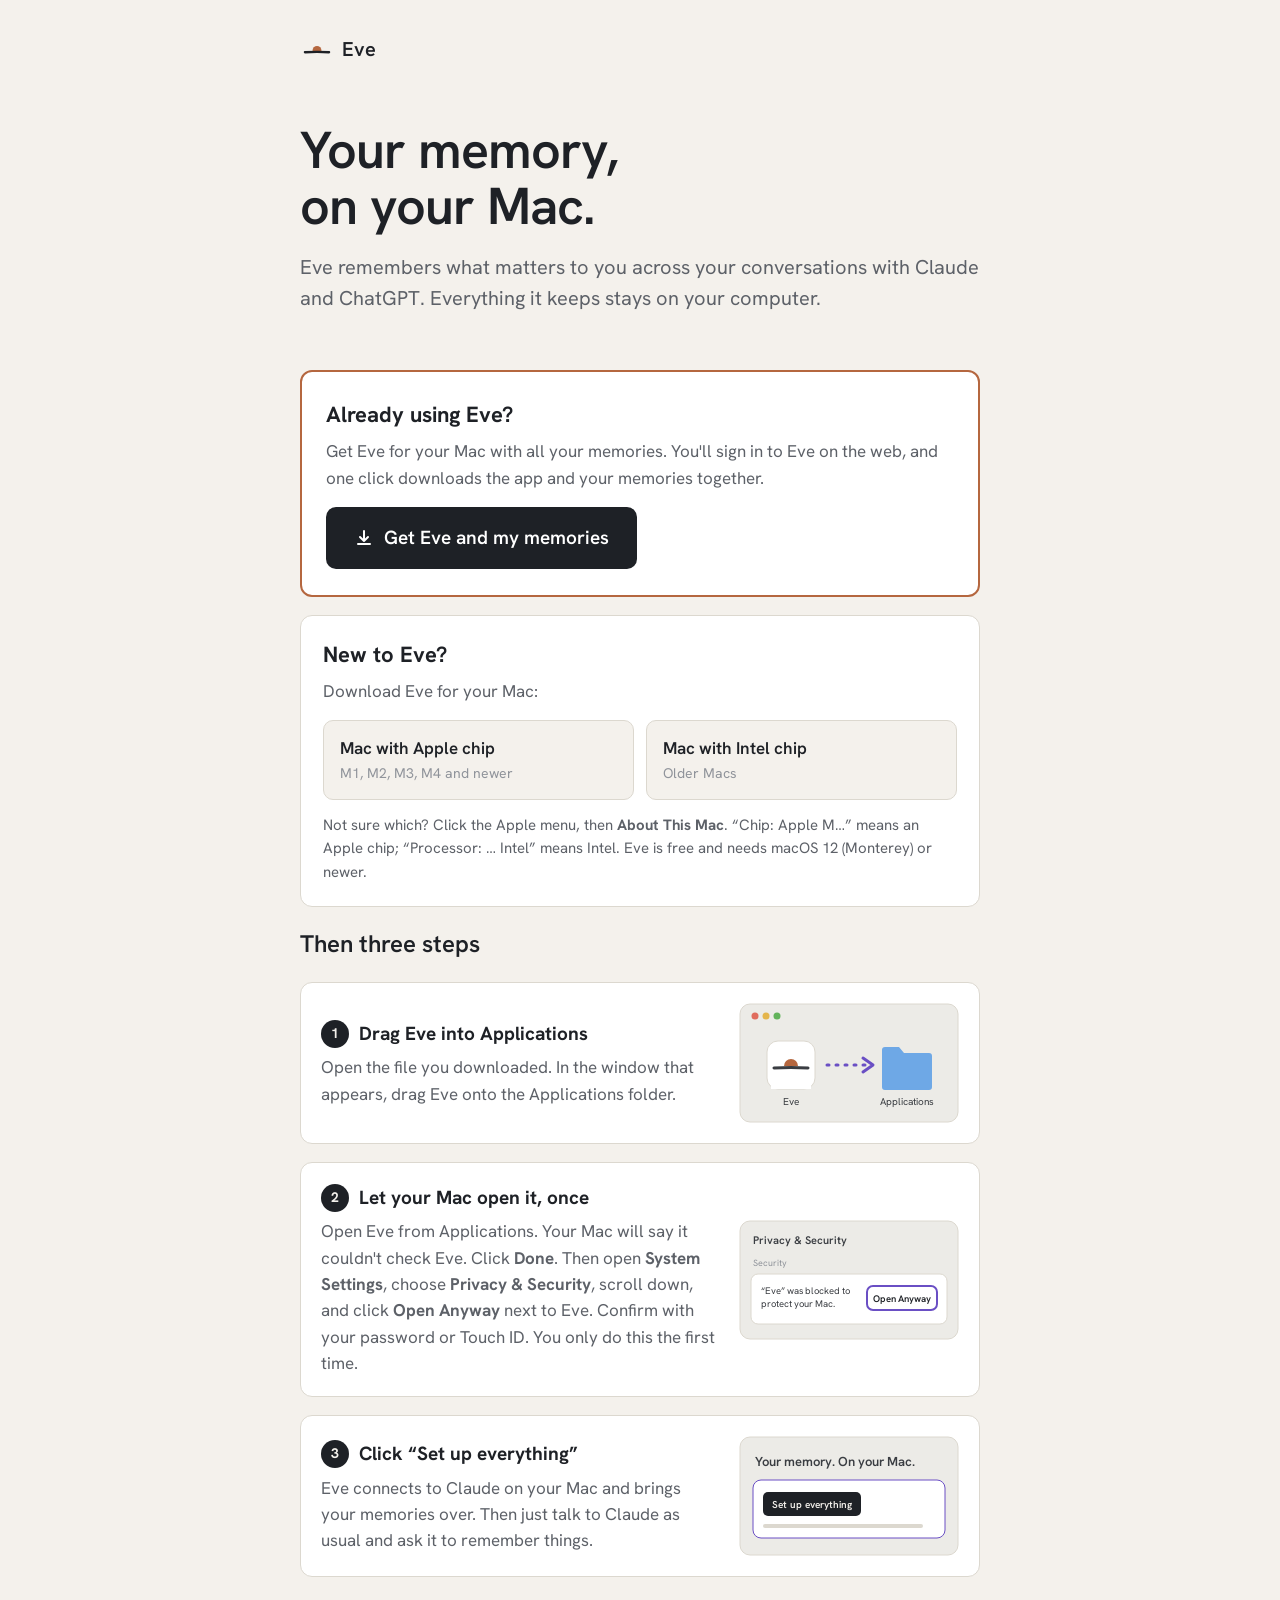
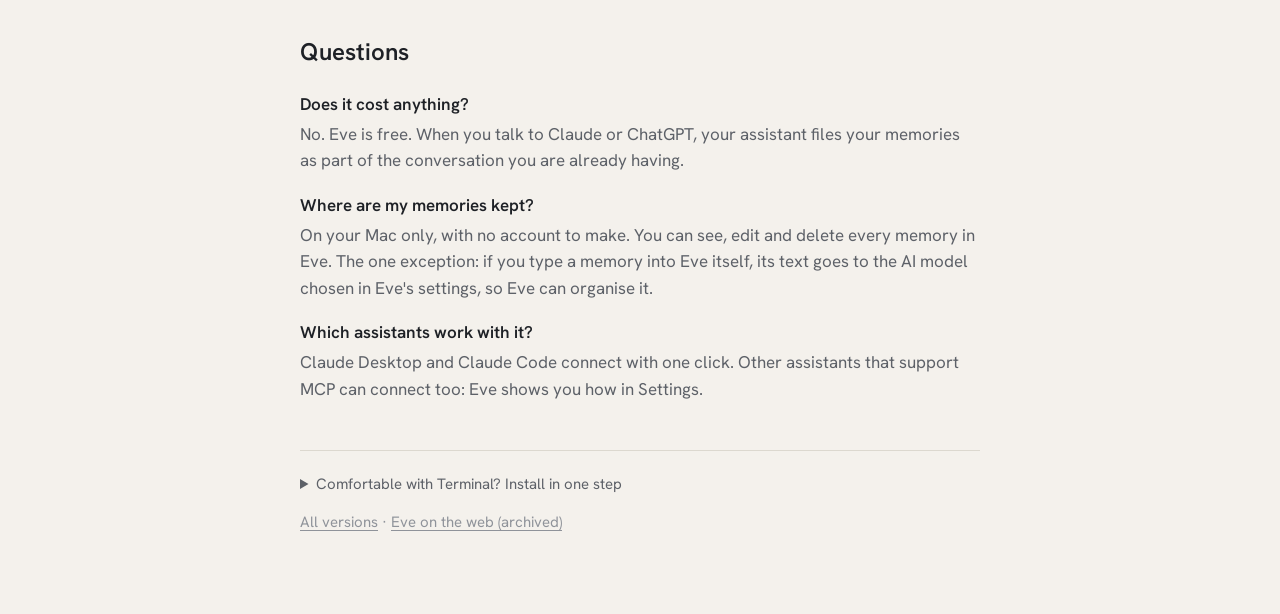
<file: docs/index.html>
<!doctype html>
<html lang="en">
<head>
<meta charset="utf-8">
<meta name="viewport" content="width=device-width, initial-scale=1">
<title>Eve for Mac</title>
<meta name="description" content="Eve remembers what matters to you across your conversations with Claude and ChatGPT. Everything stays on your Mac.">
<link rel="icon" href="eve-mark.svg" type="image/svg+xml">
<link rel="preconnect" href="https://fonts.googleapis.com">
<link rel="preconnect" href="https://fonts.gstatic.com" crossorigin>
<link href="https://fonts.googleapis.com/css2?family=Hanken+Grotesk:wght@400;500;600&display=swap" rel="stylesheet">
<style>
  :root {
    --bg: #f4f1ec; --card: #ffffff; --ink: #1e2126; --soft: #5d6168; --faint: #8f939a;
    --rule: #dcd8cf; --warm: #b5673f; --violet: #6a4fc4; --button: #1e2126; --button-ink: #ffffff;
    --shot: #ecebe7; --shot-ink: #3a3d42;
  }
  @media (prefers-color-scheme: dark) {
    :root:not([data-theme="light"]) {
      --bg: #17181b; --card: #202226; --ink: #f1efeb; --soft: #b7b2aa; --faint: #8b857c;
      --rule: #34363b; --warm: #d0855c; --violet: #9c86ec; --button: #f1efeb; --button-ink: #17181b;
      --shot: #2a2c31; --shot-ink: #d8d4cd;
    }
  }
  :root[data-theme="dark"] {
    --bg: #17181b; --card: #202226; --ink: #f1efeb; --soft: #b7b2aa; --faint: #8b857c;
    --rule: #34363b; --warm: #d0855c; --violet: #9c86ec; --button: #f1efeb; --button-ink: #17181b;
    --shot: #2a2c31; --shot-ink: #d8d4cd;
  }
  * { box-sizing: border-box; }
  body { margin: 0; background: var(--bg); color: var(--ink);
         font: 17px/1.55 "Hanken Grotesk", -apple-system, BlinkMacSystemFont, "Helvetica Neue", Arial, sans-serif; }
  main { max-width: 720px; margin: 0 auto; padding: 32px 20px 64px; }
  a { color: inherit; text-underline-offset: 3px; }
  header { display: flex; align-items: center; gap: 8px; font-weight: 600; font-size: 20px; }
  header svg { flex: none; }
  .hero { padding: 56px 0 40px; }
  h1 { font-size: clamp(34px, 7vw, 52px); line-height: 1.08; font-weight: 600; letter-spacing: -0.02em; margin: 0 0 18px; }
  .lede { font-size: 20px; color: var(--soft); margin: 0 0 32px; max-width: 34em; }
  .download { display: inline-flex; align-items: center; gap: 10px; background: var(--button); color: var(--button-ink);
              text-decoration: none; font-weight: 600; font-size: 19px; padding: 16px 28px; border-radius: 10px; }
  .download:focus-visible, button:focus-visible, summary:focus-visible { outline: 3px solid var(--violet); outline-offset: 3px; }
  .download svg { width: 20px; height: 20px; }
  .fine { color: var(--faint); font-size: 15px; margin: 14px 0 0; }
  .phone-note { display: none; background: var(--card); border: 1px solid var(--rule); border-radius: 10px; padding: 14px 16px; margin-top: 18px; color: var(--soft); }
  .hero { padding-bottom: 24px; }
  .path { background: var(--card); border: 1px solid var(--rule); border-radius: 12px; padding: 22px; margin: 0 0 18px; }
  .path.primary { border: 2px solid var(--warm); padding: 26px 24px; }
  .path h2 { font-size: 22px; margin: 0 0 6px; }
  .path p { margin: 0 0 16px; color: var(--soft); }
  .path .fine { margin: 14px 0 0; }
  .chips { display: flex; gap: 12px; flex-wrap: wrap; }
  .chip { flex: 1 1 220px; display: grid; gap: 2px; text-decoration: none; border: 1px solid var(--rule); border-radius: 10px;
          padding: 14px 16px; font-weight: 600; color: var(--ink); background: var(--bg); }
  .chip span { font-weight: 400; font-size: 14px; color: var(--faint); }
  .chip.likely { border-color: var(--ink); }
  .chip.likely::after { content: "Probably your Mac"; font-weight: 500; font-size: 13px; color: var(--violet); }
  .chip:focus-visible { outline: 3px solid var(--violet); outline-offset: 3px; }
  .steps-intro { margin-top: 48px; }
  h2.section { font-size: 24px; font-weight: 600; margin: 0 0 20px; }
  ol.steps { list-style: none; padding: 0; margin: 0 0 56px; display: grid; gap: 18px; counter-reset: step; }
  ol.steps li { counter-increment: step; background: var(--card); border: 1px solid var(--rule); border-radius: 12px;
                padding: 20px; display: grid; grid-template-columns: 1fr 220px; gap: 20px; align-items: center; }
  .step-text h3 { margin: 0 0 6px; font-size: 19px; display: flex; align-items: center; gap: 10px; }
  .step-text h3::before { content: counter(step); flex: none; width: 28px; height: 28px; border-radius: 50%;
                          background: var(--ink); color: var(--bg); display: grid; place-items: center; font-size: 14px; }
  .step-text p { margin: 0; color: var(--soft); }
  .shot { width: 100%; height: auto; display: block; }
  dl.faq { margin: 0 0 48px; }
  dl.faq dt { font-weight: 600; margin-top: 18px; }
  dl.faq dd { margin: 4px 0 0; color: var(--soft); }
  footer { border-top: 1px solid var(--rule); padding-top: 22px; color: var(--faint); font-size: 15px; }
  details summary { cursor: pointer; color: var(--soft); }
  details p { margin: 10px 0 8px; }
  .cmd { display: flex; gap: 8px; align-items: stretch; flex-wrap: wrap; }
  .cmd code { flex: 1; min-width: 0; overflow-x: auto; white-space: nowrap; background: var(--card); border: 1px solid var(--rule);
              border-radius: 8px; padding: 10px 12px; font: 13px/1.5 ui-monospace, Menlo, monospace; color: var(--ink); }
  .cmd button { font: inherit; font-size: 14px; border: 1px solid var(--rule); background: var(--card); color: var(--ink);
                border-radius: 8px; padding: 8px 14px; cursor: pointer; }
  @media (max-width: 640px) {
    main { padding: 20px 16px 48px; }
    .hero { padding: 36px 0 28px; }
    .lede { font-size: 18px; }
    ol.steps li { grid-template-columns: 1fr; }
    .shot { max-width: 300px; }
  }
  @media (pointer: coarse) and (max-width: 900px) { .phone-note { display: block; } }
</style>
</head>
<body>
<main>
  <header><svg viewBox="0 0 48 48" width="34" height="34" fill="none" aria-hidden="true"><defs><clipPath id="horizon"><rect width="48" height="27.7"/></clipPath></defs><circle cx="24" cy="26" r="6.3" fill="var(--warm)" clip-path="url(#horizon)"/><path d="M7 28.5 Q24 27.5 41 28.5" stroke="currentColor" stroke-width="3.4" stroke-linecap="round"/></svg>Eve</header>

  <section class="hero">
    <h1>Your memory,<br>on your Mac.</h1>
    <p class="lede">Eve remembers what matters to you across your conversations with Claude and ChatGPT. Everything it keeps stays on your computer.</p>
    <p class="phone-note">Eve runs on a Mac. Open this page on your Mac to download it.</p>
  </section>

  <section class="path primary" aria-labelledby="existing-title">
    <h2 id="existing-title">Already using Eve?</h2>
    <p>Get Eve for your Mac with all your memories. You'll sign in to Eve on the web, and one click downloads the app and your memories together.</p>
    <a class="download" href="https://evecortex.com/desktop">
      <svg viewBox="0 0 20 20" fill="none" aria-hidden="true"><path d="M10 3v10m0 0-4-4m4 4 4-4M4 16h12" stroke="currentColor" stroke-width="2" stroke-linecap="round" stroke-linejoin="round"/></svg>
      Get Eve and my memories
    </a>
  </section>

  <section class="path" aria-labelledby="new-title">
    <h2 id="new-title">New to Eve?</h2>
    <p>Download Eve for your Mac:</p>
    <div class="chips">
      <a class="chip" data-chip="apple" href="https://github.com/alexa-loste/eve-local/releases/latest/download/Eve.dmg">Mac with Apple chip<span>M1, M2, M3, M4 and newer</span></a>
      <a class="chip" data-chip="intel" href="https://github.com/alexa-loste/eve-local/releases/latest/download/Eve-intel.dmg">Mac with Intel chip<span>Older Macs</span></a>
    </div>
    <p class="fine">Not sure which? Click the Apple menu, then <strong>About This Mac</strong>. “Chip: Apple M…” means an Apple chip; “Processor: … Intel” means Intel. Eve is free and needs macOS 12 (Monterey) or newer.</p>
  </section>

  <h2 class="section steps-intro">Then three steps</h2>
  <ol class="steps">
    <li>
      <div class="step-text">
        <h3>Drag Eve into Applications</h3>
        <p>Open the file you downloaded. In the window that appears, drag Eve onto the Applications folder.</p>
      </div>
      <svg class="shot" viewBox="0 0 220 120" role="img" aria-label="The Eve icon being dragged onto the Applications folder">
        <rect x="1" y="1" width="218" height="118" rx="10" fill="var(--shot)" stroke="var(--rule)"/>
        <circle cx="16" cy="13" r="3.5" fill="#e06c5e"/><circle cx="27" cy="13" r="3.5" fill="#e4b54c"/><circle cx="38" cy="13" r="3.5" fill="#62b35b"/>
        <rect x="28" y="38" width="48" height="48" rx="11" fill="var(--card)" stroke="var(--rule)"/>
        <circle cx="52" cy="63" r="7" fill="var(--warm)"/><rect x="32" y="63" width="40" height="23" fill="var(--card)"/>
        <path d="M35 65 Q52 64 69 65" stroke="var(--shot-ink)" stroke-width="3" stroke-linecap="round" fill="none"/>
        <text x="52" y="102" text-anchor="middle" font-size="10" fill="var(--shot-ink)" font-family="inherit">Eve</text>
        <path d="M88 62 H128" stroke="var(--violet)" stroke-width="3" stroke-linecap="round" stroke-dasharray="2 7"/>
        <path d="M124 55 L134 62 L124 69" stroke="var(--violet)" stroke-width="3" fill="none" stroke-linecap="round" stroke-linejoin="round"/>
        <path d="M146 44 h14 l5 6 h25 a3 3 0 0 1 3 3 v31 a3 3 0 0 1 -3 3 h-44 a3 3 0 0 1 -3 -3 v-37 a3 3 0 0 1 3 -3z" fill="#6ea8e6"/>
        <text x="168" y="102" text-anchor="middle" font-size="10" fill="var(--shot-ink)" font-family="inherit">Applications</text>
      </svg>
    </li>
    <li>
      <div class="step-text">
        <h3>Let your Mac open it, once</h3>
        <p>Open Eve from Applications. Your Mac will say it couldn't check Eve. Click <strong>Done</strong>. Then open <strong>System Settings</strong>, choose <strong>Privacy &amp; Security</strong>, scroll down, and click <strong>Open Anyway</strong> next to Eve. Confirm with your password or Touch ID. You only do this the first time.</p>
      </div>
      <svg class="shot" viewBox="0 0 220 120" role="img" aria-label="Privacy and Security settings with the Open Anyway button next to a message about Eve">
        <rect x="1" y="1" width="218" height="118" rx="10" fill="var(--shot)" stroke="var(--rule)"/>
        <text x="14" y="24" font-size="11" font-weight="600" fill="var(--shot-ink)" font-family="inherit">Privacy &amp; Security</text>
        <text x="14" y="46" font-size="9" fill="var(--faint)" font-family="inherit">Security</text>
        <rect x="12" y="54" width="196" height="50" rx="7" fill="var(--card)" stroke="var(--rule)"/>
        <text x="22" y="74" font-size="9.5" fill="var(--shot-ink)" font-family="inherit">“Eve” was blocked to</text>
        <text x="22" y="87" font-size="9.5" fill="var(--shot-ink)" font-family="inherit">protect your Mac.</text>
        <rect x="128" y="66" width="70" height="24" rx="6" fill="var(--card)" stroke="var(--violet)" stroke-width="2"/>
        <text x="163" y="82" text-anchor="middle" font-size="9.5" font-weight="600" fill="var(--ink)" font-family="inherit">Open Anyway</text>
      </svg>
    </li>
    <li>
      <div class="step-text">
        <h3>Click “Set up everything”</h3>
        <p>Eve connects to Claude on your Mac and brings your memories over. Then just talk to Claude as usual and ask it to remember things.</p>
      </div>
      <svg class="shot" viewBox="0 0 220 120" role="img" aria-label="Eve's welcome screen with the Set up everything button">
        <rect x="1" y="1" width="218" height="118" rx="10" fill="var(--shot)" stroke="var(--rule)"/>
        <text x="16" y="30" font-size="13" font-weight="600" fill="var(--shot-ink)" font-family="inherit">Your memory. On your Mac.</text>
        <rect x="14" y="44" width="192" height="58" rx="8" fill="var(--card)" stroke="var(--violet)"/>
        <rect x="24" y="56" width="98" height="24" rx="5" fill="var(--ink)"/>
        <text x="73" y="72" text-anchor="middle" font-size="10" font-weight="600" fill="var(--bg)" font-family="inherit">Set up everything</text>
        <rect x="24" y="88" width="160" height="4" rx="2" fill="var(--rule)"/>
      </svg>
    </li>
  </ol>

  <h2 class="section">Questions</h2>
  <dl class="faq">
    <dt>Does it cost anything?</dt>
    <dd>No. Eve is free. When you talk to Claude or ChatGPT, your assistant files your memories as part of the conversation you are already having.</dd>
    <dt>Where are my memories kept?</dt>
    <dd>On your Mac only, with no account to make. You can see, edit and delete every memory in Eve. The one exception: if you type a memory into Eve itself, its text goes to the AI model chosen in Eve's settings, so Eve can organise it.</dd>
    <dt>Which assistants work with it?</dt>
    <dd>Claude Desktop and Claude Code connect with one click. Other assistants that support MCP can connect too: Eve shows you how in Settings.</dd>
  </dl>

  <footer>
    <details>
      <summary>Comfortable with Terminal? Install in one step</summary>
      <p>This downloads Eve, checks it, puts it in Applications and opens it, with no permission step:</p>
      <div class="cmd"><code id="cmd">curl -fsSL https://github.com/alexa-loste/eve-local/releases/latest/download/install.sh | sh</code><button type="button" id="copy">Copy</button></div>
    </details>
    <p><a href="https://github.com/alexa-loste/eve-local/releases">All versions</a> · <a href="archive/">Eve on the web (archived)</a></p>
  </footer>
</main>
<script>
  // Browsers don't say which chip a Mac has, but the graphics name usually
  // does ("Apple M2", "Intel Iris"). Only a hint: both choices stay visible.
  (() => {
    try {
      const gl = document.createElement('canvas').getContext('webgl');
      const ext = gl && gl.getExtension('WEBGL_debug_renderer_info');
      const name = ext ? String(gl.getParameter(ext.UNMASKED_RENDERER_WEBGL)) : '';
      const chip = /Apple M\d|Apple GPU/i.test(name) ? 'apple' : /Intel|AMD|Radeon|NVIDIA/i.test(name) ? 'intel' : '';
      if (chip) document.querySelector('[data-chip="' + chip + '"]').classList.add('likely');
    } catch (_) {}
  })();
  document.getElementById('copy').addEventListener('click', async (event) => {
    try { await navigator.clipboard.writeText(document.getElementById('cmd').textContent); event.target.textContent = 'Copied'; }
    catch (_) { event.target.textContent = 'Select and copy'; }
  });
</script>
</body>
</html>
</file>
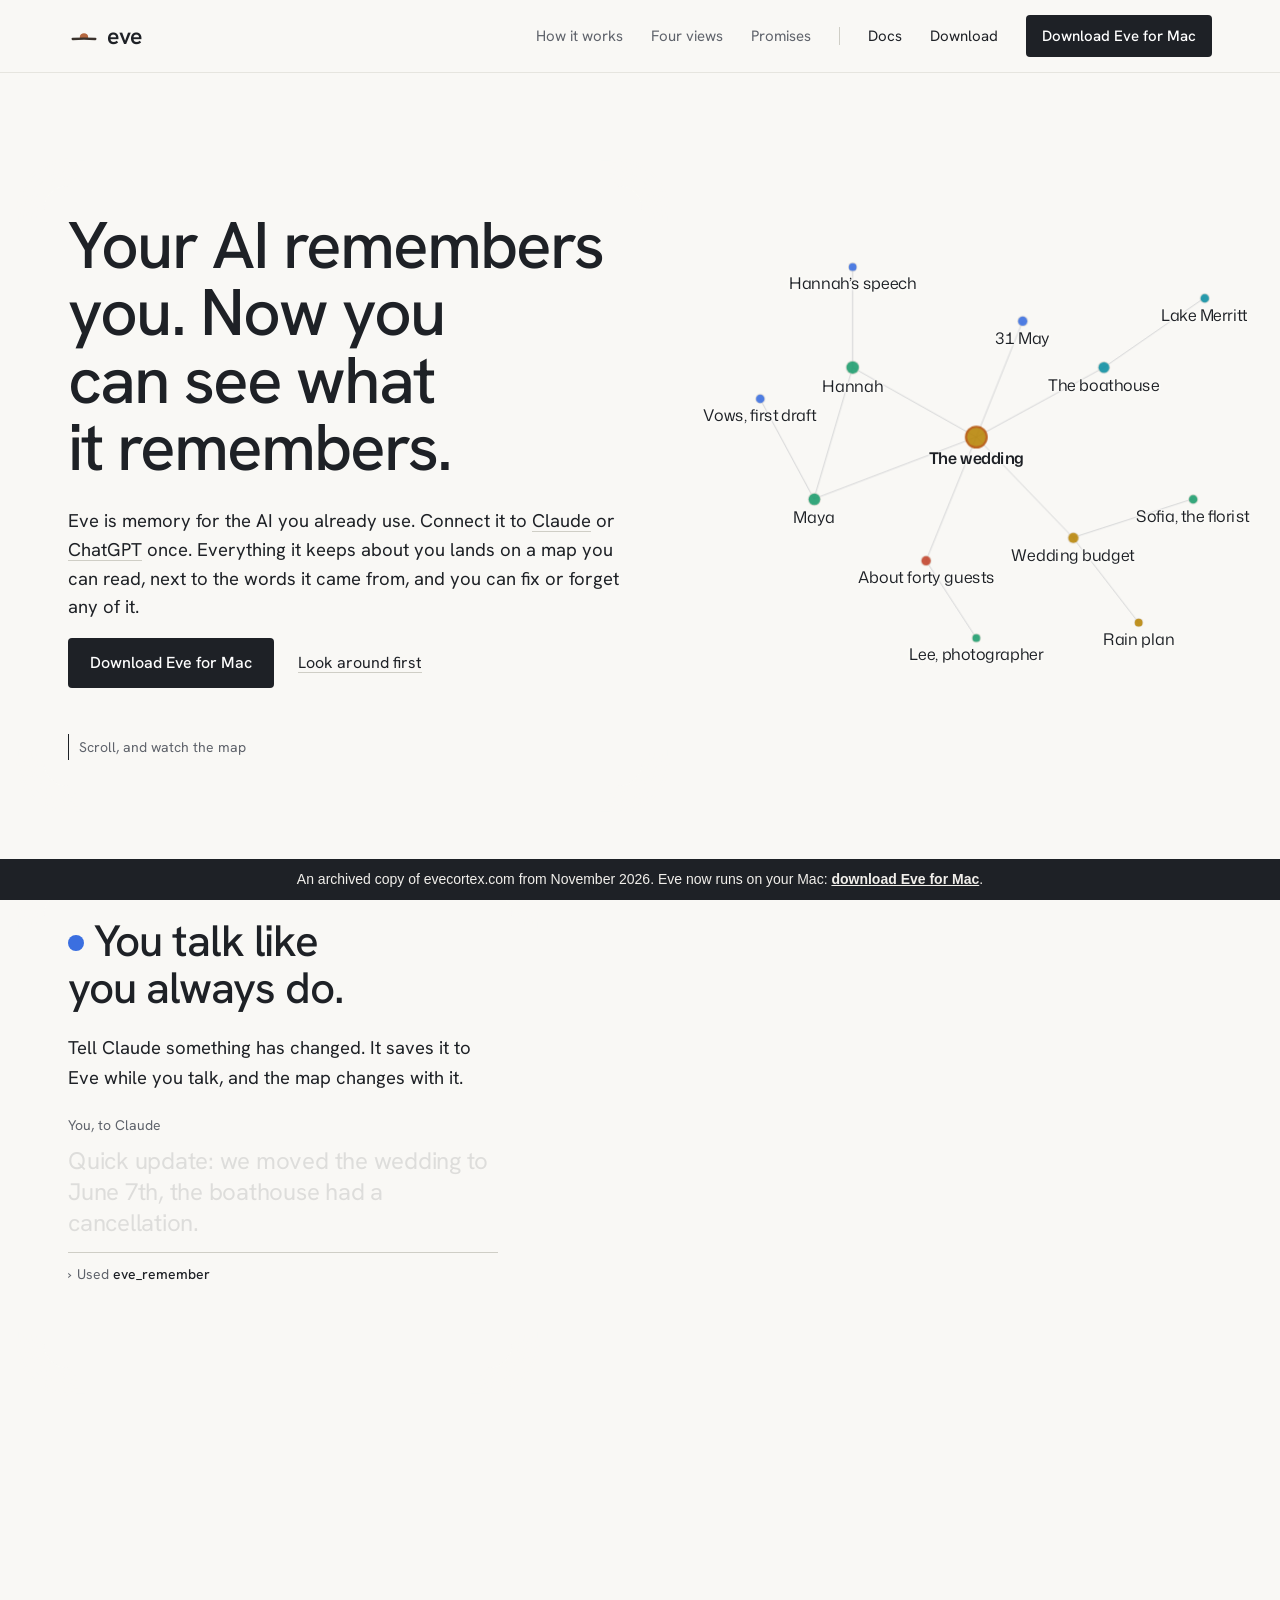
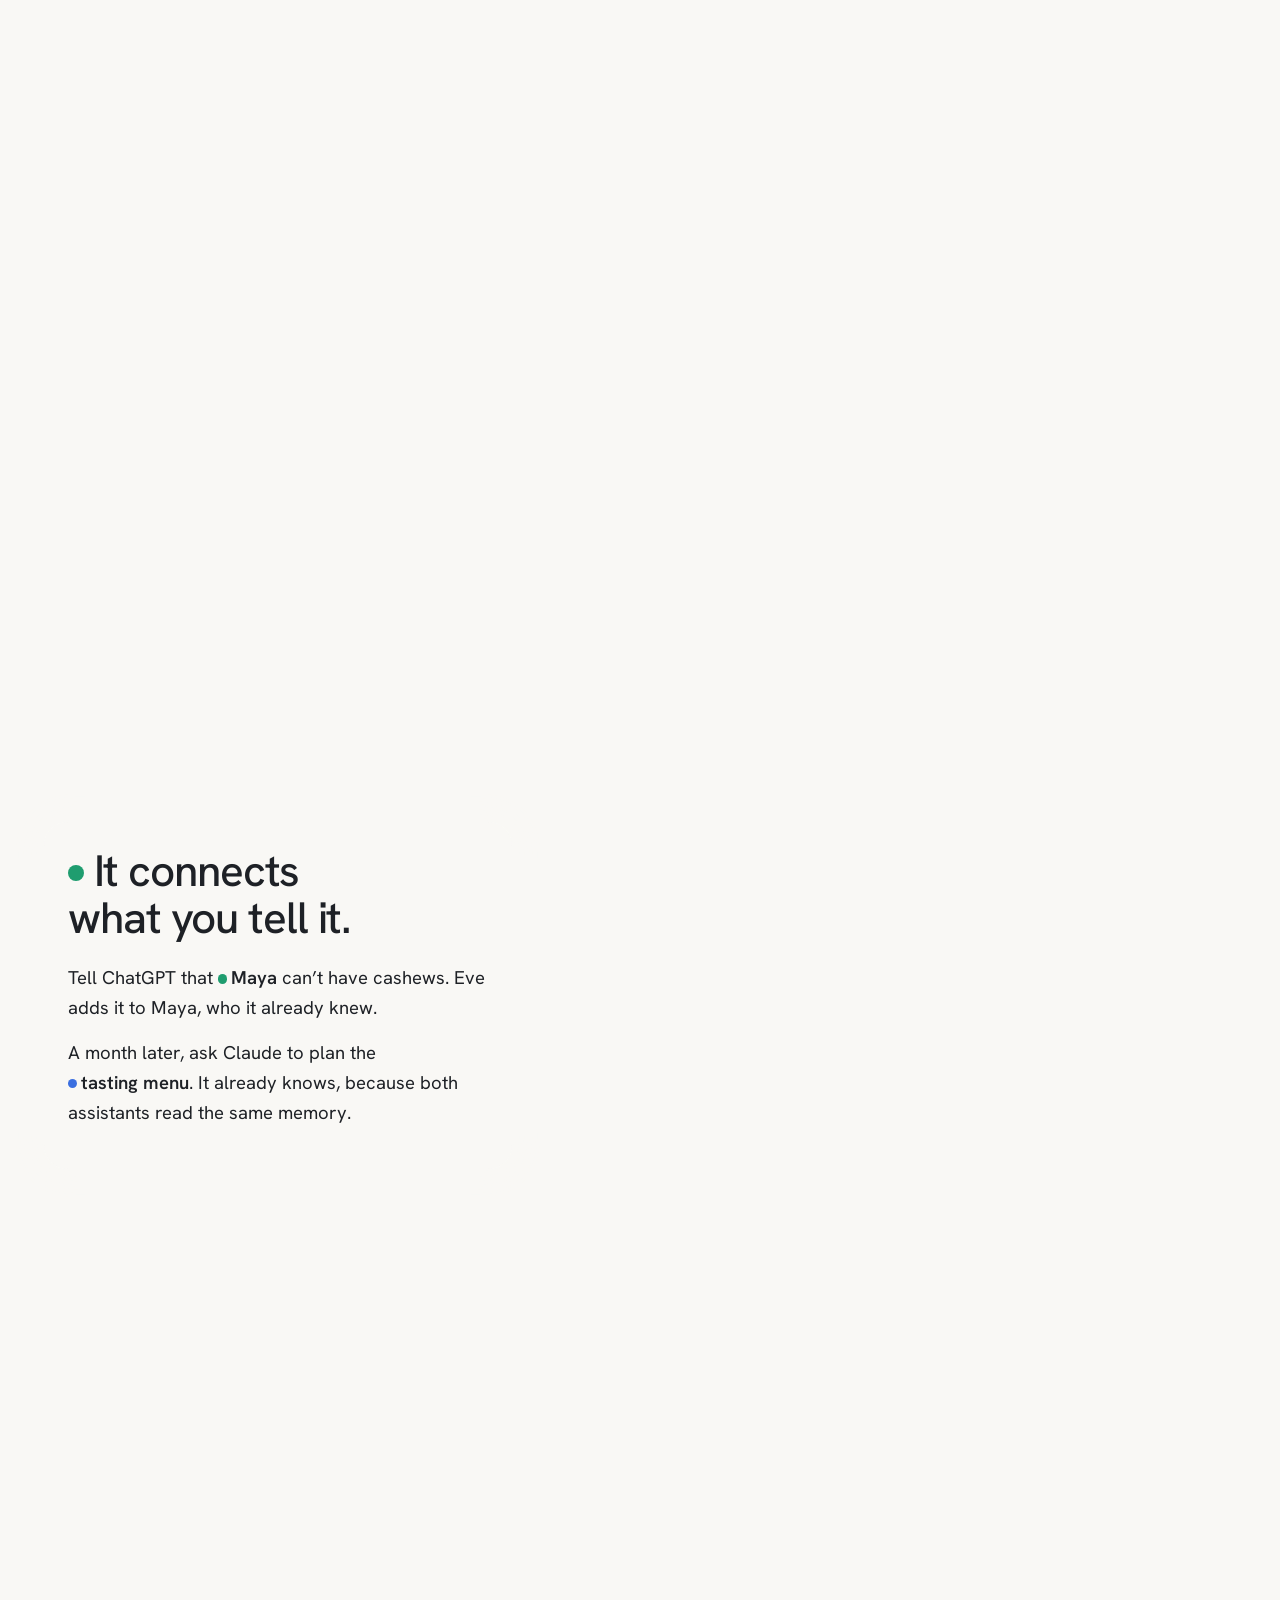
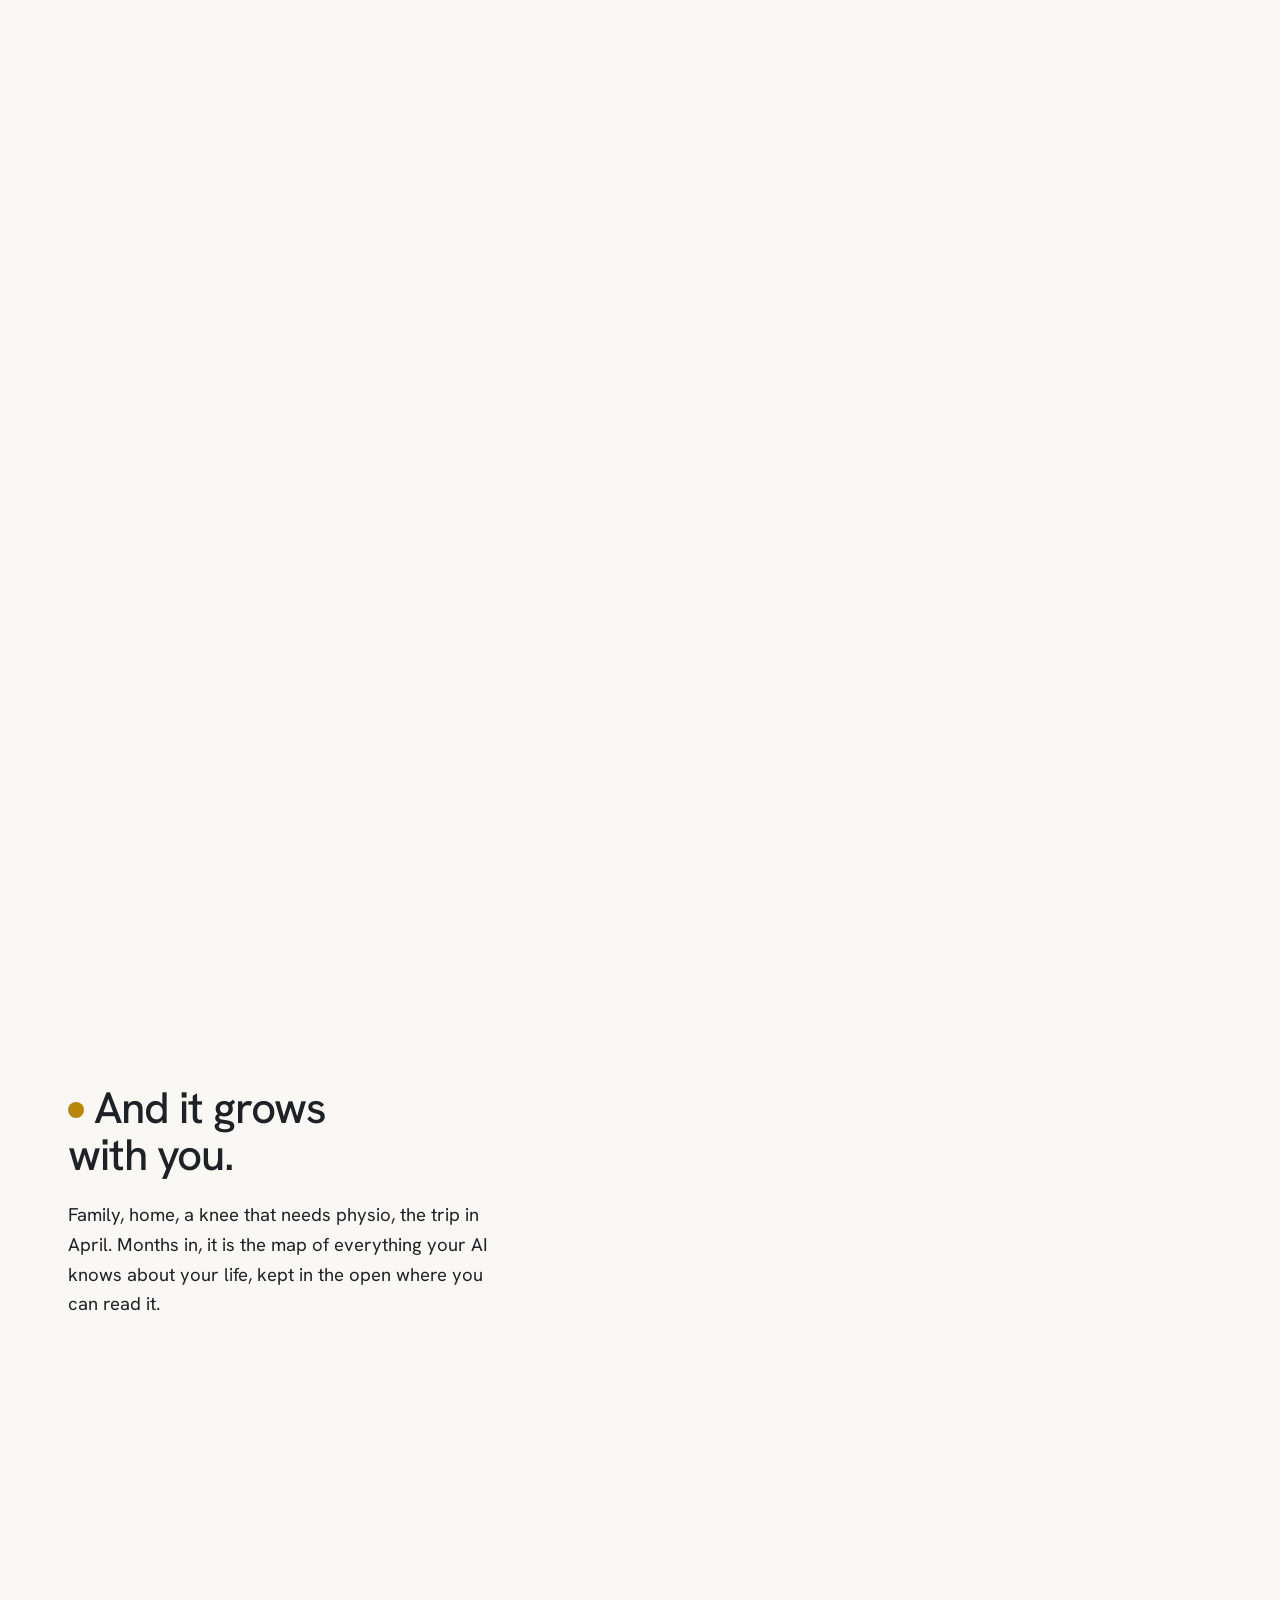
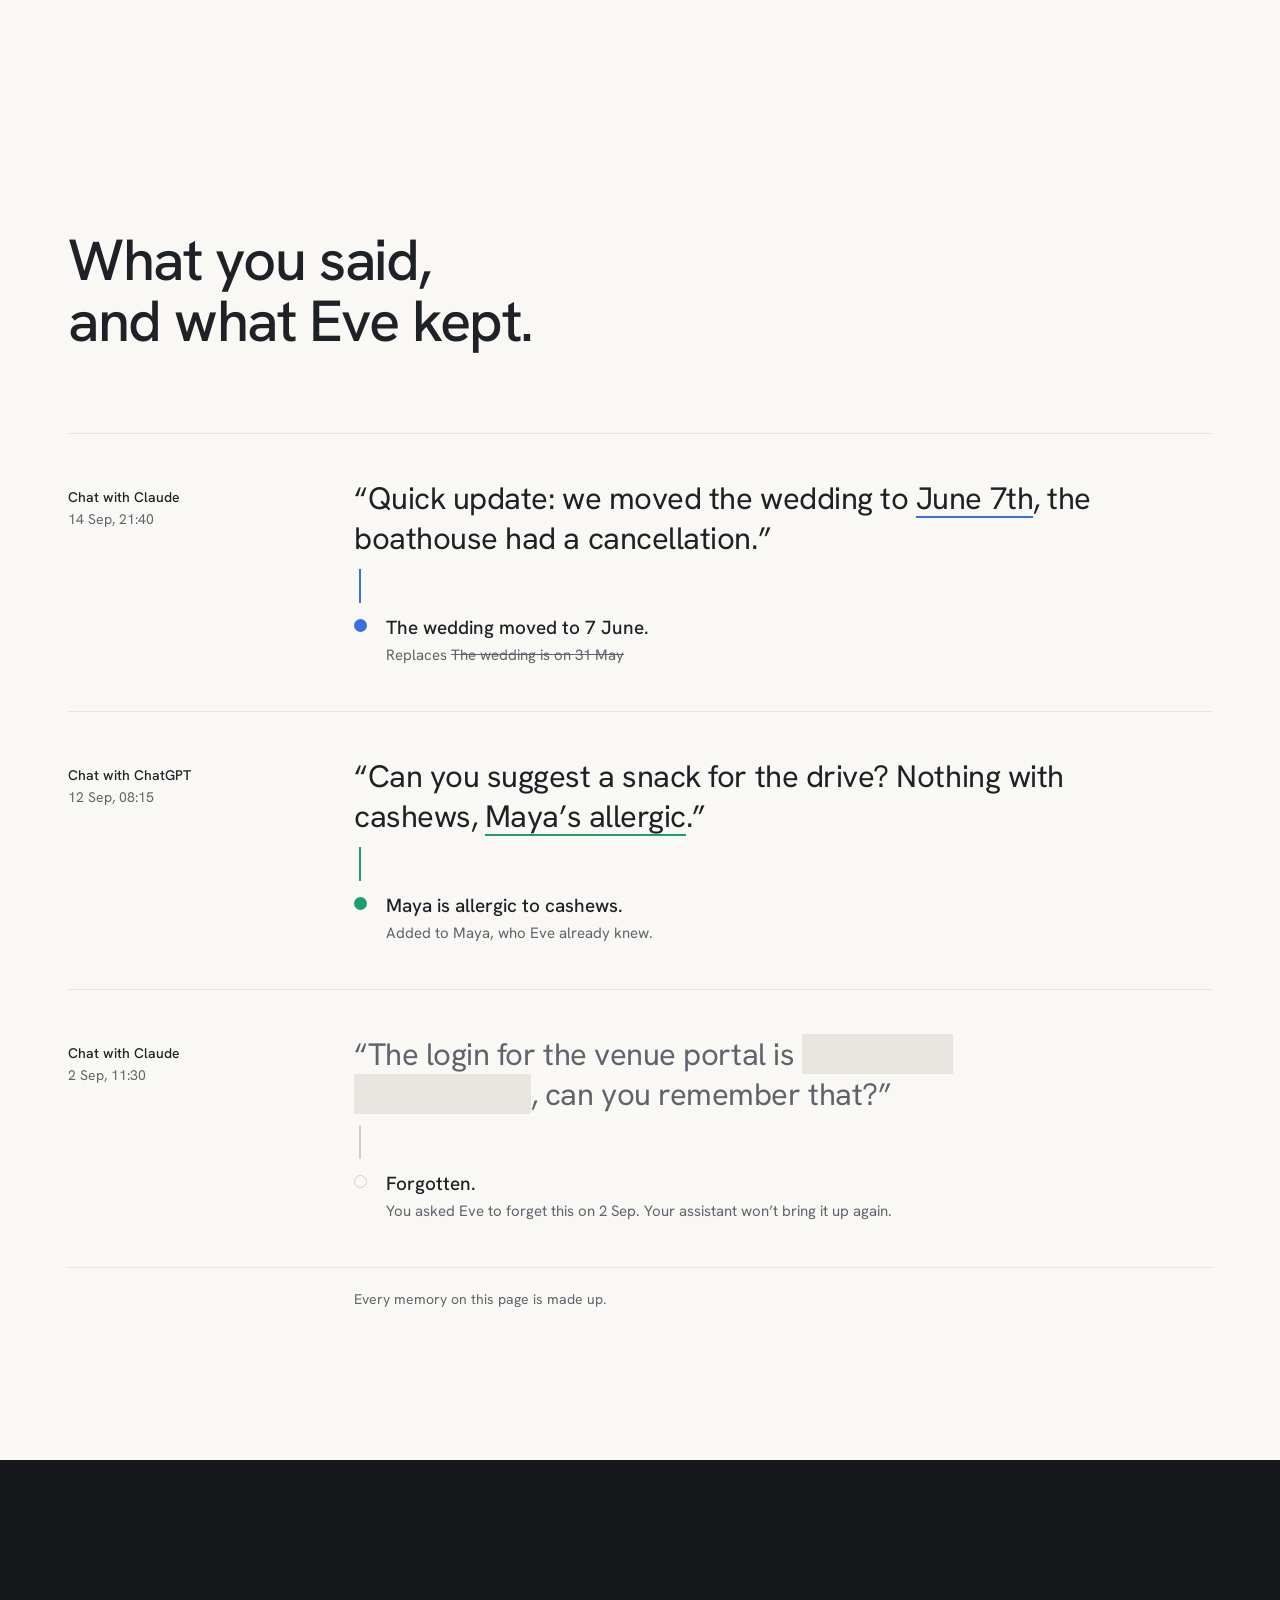
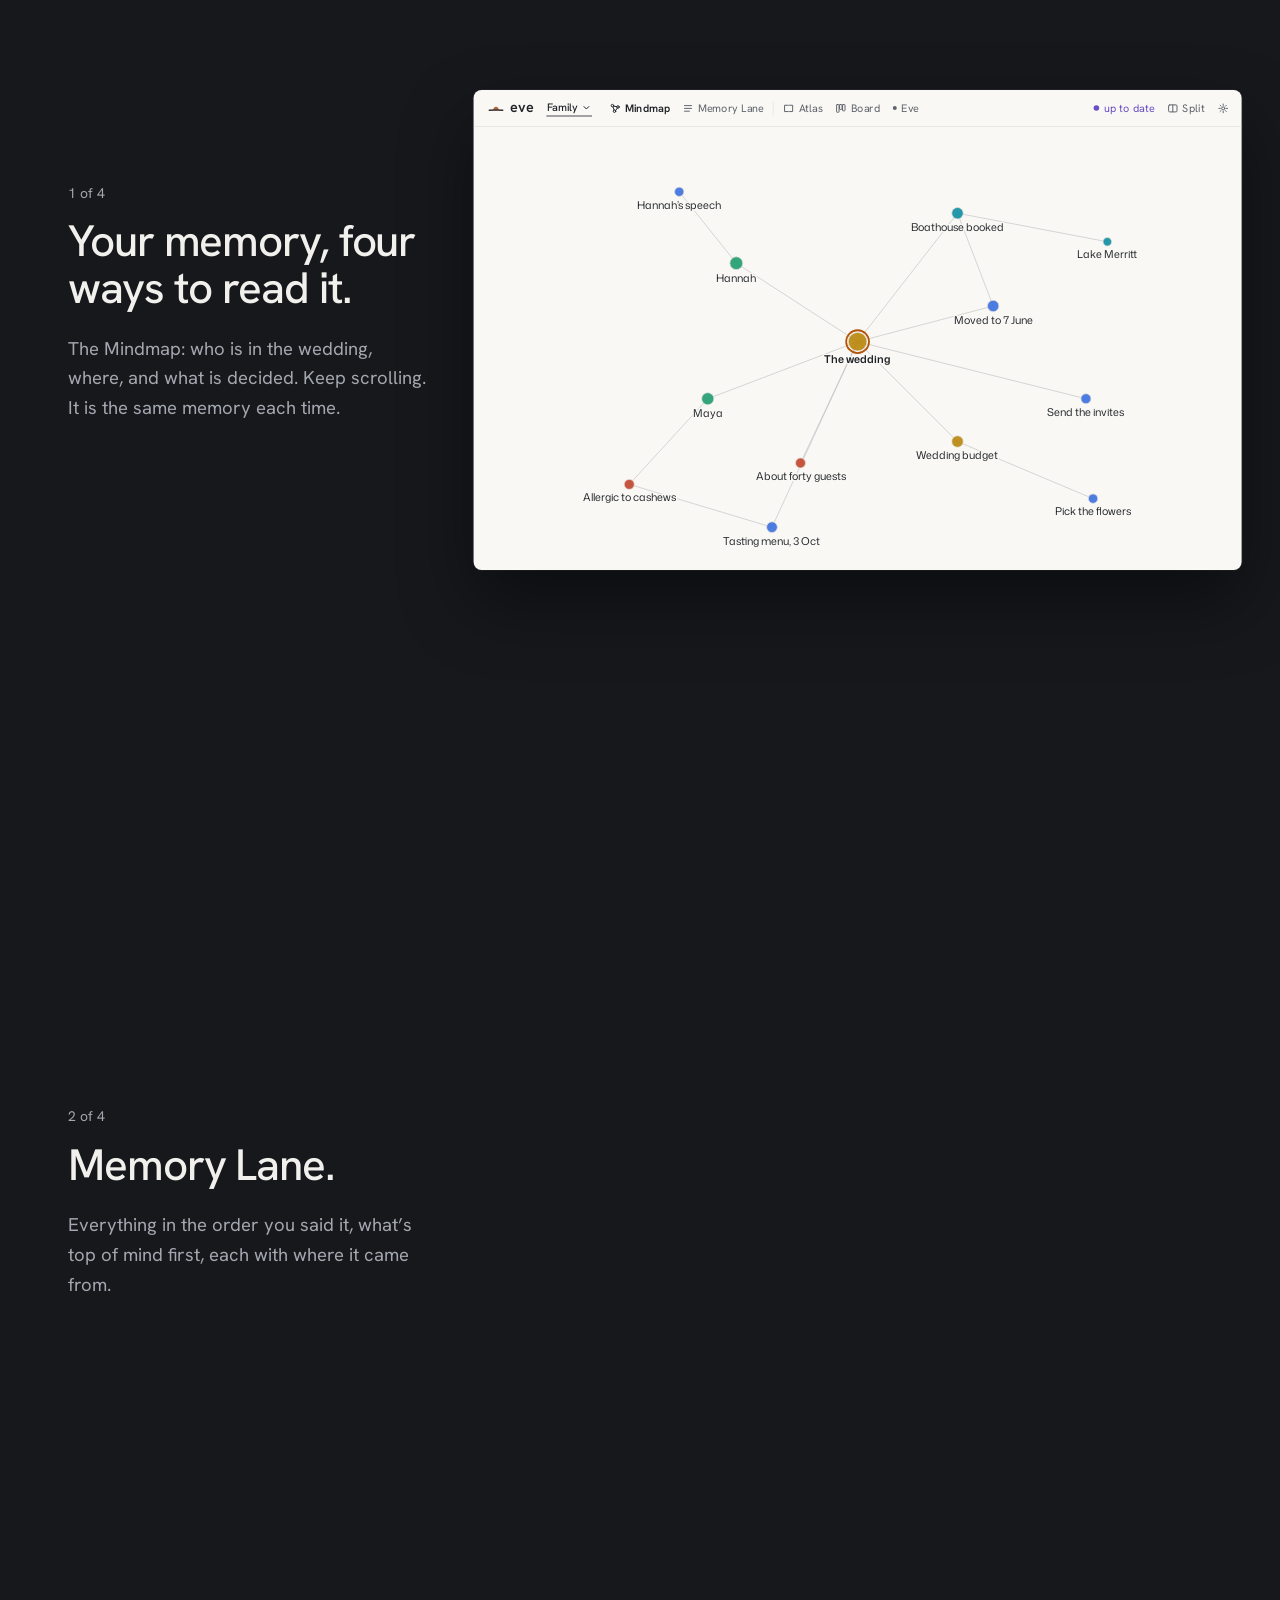
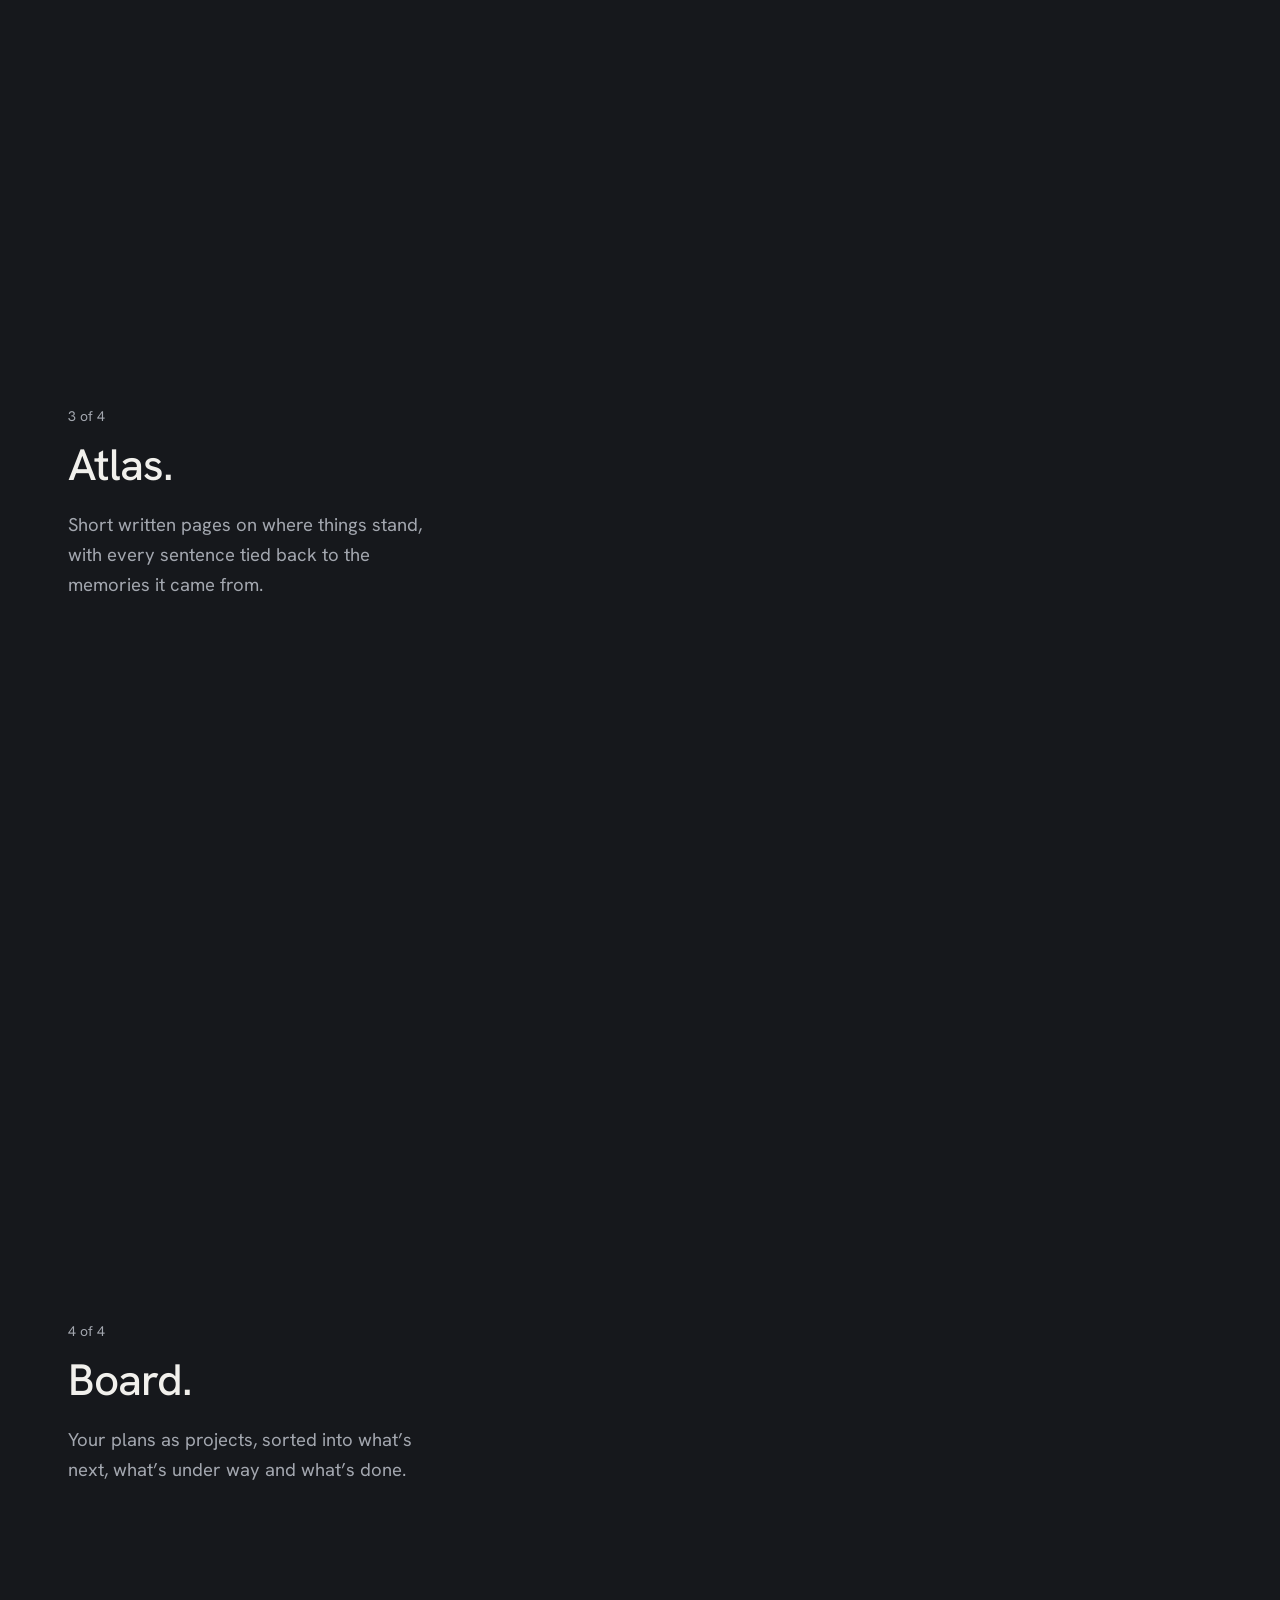
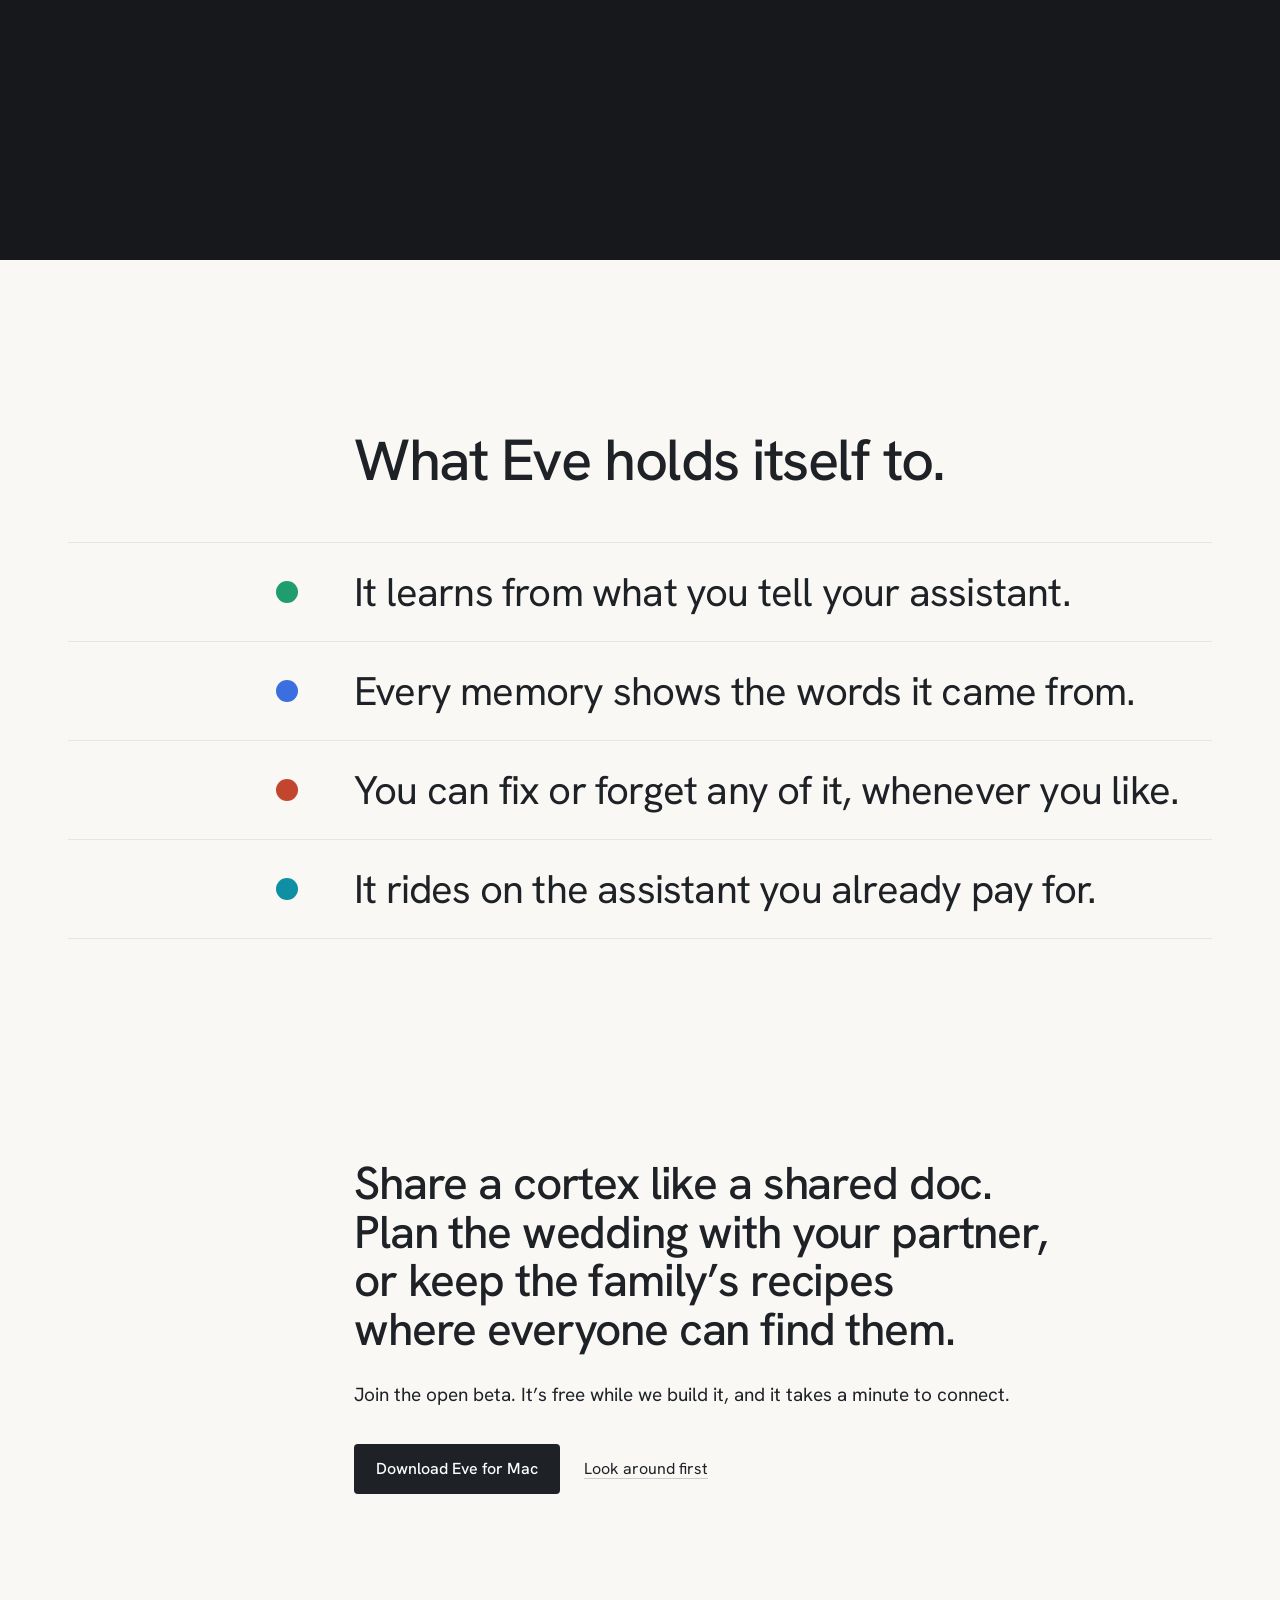
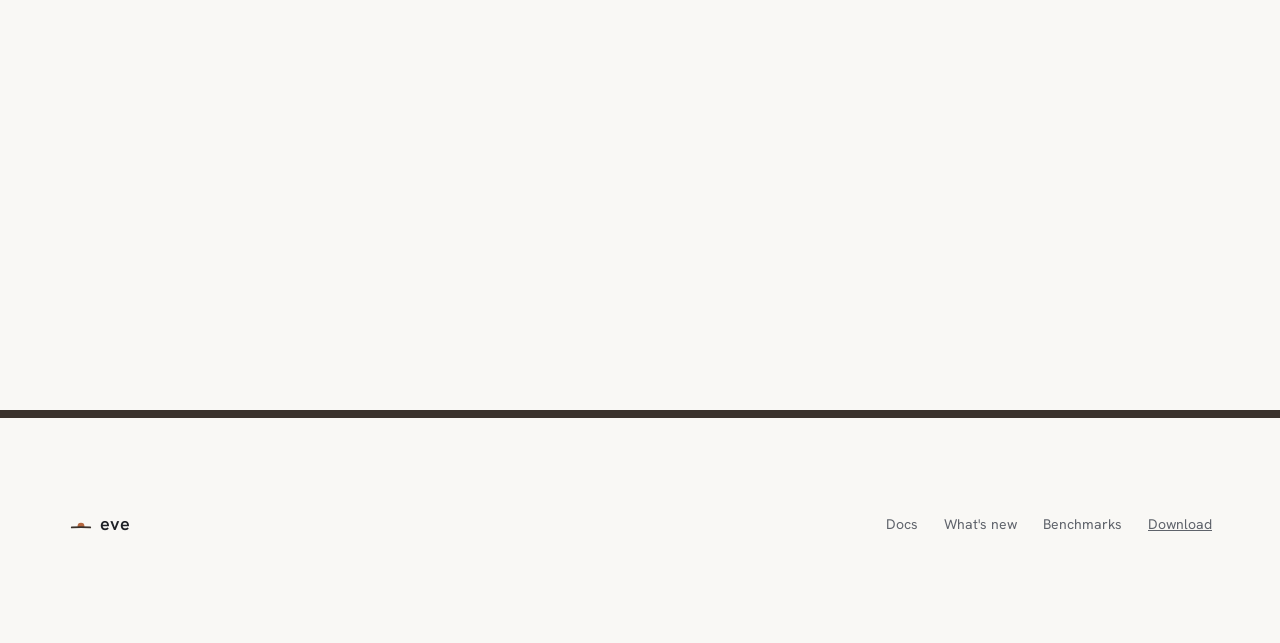
<file: docs/archive/index.html>
<!doctype html>
<html lang="en"><head><meta charset="utf-8"><meta name="viewport" content="width=device-width, initial-scale=1">
<title>Eve, a living map</title>
<meta name="description" content="Eve is memory for the AI you already use. Connect it to Claude or ChatGPT once, and everything your assistant remembers about you lands on a map you can read, fix or forget. Free open beta.">
<link rel="canonical" href="./">
<link rel="icon" href="eve-mark.svg">
<link rel="alternate" type="text/plain" title="Eve for AI assistants" href="llms.txt">
<meta property="og:type" content="website">
<meta property="og:site_name" content="Eve">
<meta property="og:url" content="https://evecortex.com/">
<meta property="og:title" content="Eve: memory for Claude and ChatGPT that you can see">
<meta property="og:description" content="Connect Eve to Claude or ChatGPT once. Everything your AI remembers about you lands on a map you can read, fix or forget, and both assistants share it.">
<meta name="twitter:card" content="summary">
<script type="application/ld+json">
{
  "@context": "https://schema.org",
  "@graph": [
    {
      "@type": "WebSite",
      "@id": "https://evecortex.com/#website",
      "url": "https://evecortex.com/",
      "name": "Eve"
    },
    {
      "@type": "SoftwareApplication",
      "@id": "https://evecortex.com/#app",
      "name": "Eve",
      "alternateName": "Eve memory",
      "url": "https://evecortex.com/",
      "applicationCategory": "ProductivityApplication",
      "operatingSystem": "Web",
      "description": "A memory layer for AI assistants. Eve connects to Claude and ChatGPT as a custom connector (a remote MCP server) so they remember across conversations and share one memory, shown as a map you can read, correct and delete from.",
      "featureList": [
        "Persistent memory for Claude, ChatGPT, Claude Code and Codex",
        "One memory shared across assistants",
        "Every memory visible, with the conversation it came from",
        "Correct or forget any memory",
        "Separate and shared memories (cortexes)",
        "Export as JSON and Markdown"
      ],
      "offers": { "@type": "Offer", "price": "0", "priceCurrency": "USD", "description": "Free open beta" }
    }
  ]
}
</script>
<link rel="preconnect" href="https://fonts.googleapis.com">
<link href="https://fonts.googleapis.com/css2?family=Hanken+Grotesk:wght@400;500;600&family=Mona+Sans:wght@400;500;600&display=swap" rel="stylesheet">
<script>document.documentElement.classList.add('js');</script>
<style>
/* Round 6 (built on round 5): the app's own fonts, a real top bar, a backing behind the text,
   personal content, and more motion. Round 5 notes follow.
   Round 5. Eve's own: the living map drives the page. Its kind colours are the palette,
   its discs are the only ornament, and the page builds the map as you scroll.
   Map grammar copied from directions/welcome-animation-b.html: kind-coloured discs,
   the amber ring on what's top of mind, grey links at .45, the violet ring when a memory
   lands, labels with a ground halo. Motion is transforms and opacity only. With no JS,
   every word on the page is still there; only the map is missing. */
@property --inv { syntax:'<number>'; inherits:true; initial-value:1; }
:root {
  --ground:#f9f8f5; --paper:#fff; --ink:#1e2126; --soft:#5f636b; --rule:#e6e5df; --rule-mid:#cfcec6;
  --night:#16181c; --night-soft:#a3a7af; --night-rule:#2c2f35;
  --eve:#6a4fc4;
  --k-event:#3b6fe0; --k-person:#1f9d6f; --k-topic:#b8860b; --k-belief:#c2452d; --k-place:#0f8fa3;
  /* The app's own faces, as on main: Hanken Grotesk for everything, Mona Sans for map labels. No mono. */
  --display:'Hanken Grotesk', 'Helvetica Neue', Arial, sans-serif;
  --sans:'Hanken Grotesk', 'Helvetica Neue', Arial, sans-serif;
  --map:'Mona Sans', 'Helvetica Neue', Arial, sans-serif;
  --mono:'Hanken Grotesk', 'Helvetica Neue', Arial, sans-serif;
  --ease:cubic-bezier(.65,0,.2,1);
}
* { box-sizing:border-box; }
html { background:var(--ground); }
body { margin:0; background:var(--ground); color:var(--ink); font-family:var(--sans); font-size:18px; line-height:1.6; -webkit-font-smoothing:antialiased; font-variant-numeric:tabular-nums; }
a { color:inherit; }
.wrap { max-width:1240px; margin:0 auto; padding:0 48px; }

nav { position:fixed; z-index:20; left:0; right:0; top:0; background:var(--ground); border-bottom:1px solid var(--rule); color:var(--ink);
  transition:background-color .5s ease, border-color .5s ease, color .5s ease; }
nav.dark { background:var(--night); border-color:var(--night-rule); color:#f1f0ec; }
nav .wrap { display:flex; align-items:center; gap:28px; height:72px; font-size:15px; }
/* the page's own chapters. The one you are reading is ink with its kind dot under it. */
nav .sec { position:relative; color:var(--soft); transition:color .3s; }
nav.dark .sec { color:var(--night-soft); }
nav .sec::after { content:''; position:absolute; left:50%; bottom:-9px; width:6px; height:6px; margin-left:-3px; border-radius:50%; background:var(--c); transform:scale(0); transition:transform .45s cubic-bezier(.2,1.5,.4,1); }
nav .sec.now { color:inherit; } nav .sec.now::after { transform:none; }
nav .gap { width:1px; height:18px; background:var(--rule-mid); } nav.dark .gap { background:var(--night-rule); }
nav.dark .join { background:#f1f0ec; color:var(--night); }
nav .logo { color:inherit; }
nav .logo svg path { transition:stroke .5s; } nav.dark .logo svg path { stroke:#f1f0ec; }
nav .logo { display:flex; align-items:center; gap:7px; margin-right:auto; text-decoration:none; font-family:var(--display); font-weight:600; font-size:23px; letter-spacing:-.02em; }
nav .logo svg { width:32px; height:32px; }
nav a { text-decoration:none; }
nav .join { background:var(--ink); color:var(--paper); padding:9px 16px; border-radius:4px; font-weight:500; }

/* ═══ SCENE A: one map, pinned, that the first four chapters build ═══ */
.sceneA { position:relative; }
.stage { position:sticky; top:0; height:100vh; overflow:hidden; }
.world { position:absolute; left:0; top:0; width:1600px; height:1000px; transform-origin:0 0;
  transition:transform 1.3s var(--ease), --inv 1.3s var(--ease); }
.world svg { position:absolute; inset:0; width:1600px; height:1000px; overflow:visible; }
.edge { stroke:#9a9ea6; stroke-width:1.1; vector-effect:non-scaling-stroke; opacity:0; transition:opacity .8s ease; }
.edge.on { opacity:.45; }
.node { position:absolute; width:0; height:0; }
.node .dot { position:absolute; left:calc(var(--r) * -1px); top:calc(var(--r) * -1px); width:calc(var(--r) * 2px); height:calc(var(--r) * 2px);
  border-radius:50%; background:var(--c); box-shadow:0 0 0 1px #e2dcd2; opacity:0; transform:scale(.2);
  transition:transform .7s cubic-bezier(.2,1.5,.4,1) var(--d, 0s), opacity .4s ease var(--d, 0s); }
.node.top .dot { box-shadow:0 0 0 calc(2px * var(--inv)) #b45309; }
.node .ring { position:absolute; left:calc(var(--r) * -1px - 7px); top:calc(var(--r) * -1px - 7px); width:calc(var(--r) * 2px + 14px); height:calc(var(--r) * 2px + 14px);
  border-radius:50%; border:6px solid var(--eve); opacity:0; transform:scale(.5); pointer-events:none; }
.node .lab { position:absolute; left:0; top:calc(var(--r) * 1px + 4px); white-space:nowrap; font-family:var(--map); font-size:15px; line-height:1.25; color:var(--ink);
  transform:translateX(-50%) scale(var(--inv)); transform-origin:50% 0; opacity:0; transition:opacity .5s ease calc(var(--d, 0s) + .15s);
  text-shadow:0 0 3px var(--ground), 0 0 3px var(--ground), 0 0 2px var(--ground), 0 0 2px var(--ground); }
.node.top .lab { font-weight:600; }
.node.on .dot { opacity:.9; transform:scale(1); }
.node.on .lab { opacity:1; }
.world.far .node.minor .lab { opacity:0; }
.node.old .dot { opacity:.35; } .node.old .lab { opacity:.45; text-decoration:line-through; }
.node.landed .ring { animation:land 2.4s ease-out 1 forwards; }
@keyframes land { 0%{opacity:0; transform:scale(.5)} 12%{opacity:.85; transform:scale(1)} 100%{opacity:0; transform:scale(1.05)} }
/* alexa: "inside out loading of nodes ... as if the nodes were landing individually and edges being
   drawn between them, starting at the center". Once, on load. Each node lands on its own, nearest the
   wedding first; as it lands, the lines to neighbours already placed draw out towards it.
   Transforms and opacity only. --di is the node's (or line's) turn, set once by the script. */
.world.intro .node.first .dot { animation:nland .55s cubic-bezier(.2,1.4,.4,1) var(--di) both; }
@keyframes nland { from { opacity:0; transform:translateY(calc(-18px * var(--inv))) scale(.3); } to { opacity:.9; transform:none; } }
.world.intro .node.first .lab { animation:labin .4s ease calc(var(--di) + .25s) both; }
@keyframes labin { from { opacity:0; } to { opacity:1; } }
.world.intro .edge.first { transform-box:view-box; animation:draw .45s var(--ease) var(--di) both; }
@keyframes draw { from { transform:scale(0); } }

.chapters { position:relative; margin-top:-100vh; z-index:2; }
.ch { min-height:100vh; display:flex; align-items:center; }
.ch.tall { min-height:170vh; align-items:flex-start; }
.ch.tall .text { position:sticky; top:22vh; }
.text { width:min(430px, 36vw); padding:18px 0; position:relative; }
/* alexa, r5: "it might be nice to add some kind of backing to the text". A soft pool of the
   ground behind the words, feathered at the edge so the map runs into it, not under the letters. */
.chapters .text::before { content:''; position:absolute; inset:-8px -14px -8px -24px; z-index:-1; background:var(--ground);
  border-radius:24px; box-shadow:0 0 22px 14px var(--ground); }
.hero .text { width:min(560px, 46vw); }
.hero { padding-top:72px; }
.hero h1 { font-family:var(--display); font-weight:500; font-size:clamp(44px, 5.2vw, 66px); line-height:1.02; letter-spacing:-.03em; margin:0 0 26px; text-wrap:balance; }
.hero p { font-size:20px; line-height:1.55; margin:0 0 30px; }
.hero p a { text-decoration-color:var(--rule-mid); text-underline-offset:4px; }
.cta { display:flex; gap:24px; align-items:center; font-size:16px; }
.btn { display:inline-flex; align-items:center; height:50px; padding:0 22px; border-radius:4px; background:var(--ink); color:var(--paper); text-decoration:none; font-weight:500; }
.cta .quiet { text-underline-offset:4px; text-decoration-color:var(--rule-mid); }
.hint { font-family:var(--mono); font-size:14px; color:var(--soft); margin-top:46px; display:flex; gap:10px; align-items:center; }
.hint i { width:1px; height:26px; background:var(--ink); display:inline-block; transform-origin:top; animation:hint 2.2s var(--ease) 3; }
@keyframes hint { 0%{transform:scaleY(0)} 50%{transform:scaleY(1)} 100%{transform:scaleY(1); opacity:0} }

h2 { font-family:var(--display); font-weight:500; font-size:44px; line-height:1.06; letter-spacing:-.025em; margin:0 0 22px; text-wrap:balance; }
h2 .k { display:inline-block; width:.36em; height:.36em; border-radius:50%; background:var(--c); vertical-align:.12em; margin-right:.22em; }
.text p { margin:0 0 16px; font-size:18.5px; }
.tok { font-weight:600; white-space:nowrap; }
.tok::before { content:''; display:inline-block; width:.5em; height:.5em; border-radius:50%; background:var(--c); margin:0 .22em .08em 0; vertical-align:middle; }

.chat { margin-top:22px; font-size:15px; }
.chat .who { font-family:var(--mono); font-size:14px; color:var(--soft); margin-bottom:8px; }
.chat .q { color:var(--soft); margin-bottom:10px; }
.chat .you { font-family:var(--display); font-size:24px; line-height:1.3; letter-spacing:-.01em; margin-bottom:14px; }
.js .chat .you .w { opacity:.12; transition:opacity .25s ease; }
.js .chat .you .w.on { opacity:1; }
.tool { border-top:1px solid var(--rule-mid); padding-top:10px; }
.tool .row { font-family:var(--mono); font-size:14px; color:var(--soft); }
.tool .row b { color:var(--ink); font-weight:500; }
.tool .row { position:relative; overflow:hidden; }
.tool .saving { display:none; color:var(--eve); }
.js .tool.open:not(.done) .saving { display:inline; } .js .tool.open:not(.done) .used { display:none; }
.js .tool.open:not(.done) .row::after { content:''; position:absolute; top:0; bottom:0; left:0; width:40%;
  background:linear-gradient(90deg, transparent, rgba(249,248,245,.85), transparent); animation:shim 1s linear infinite; }
@keyframes shim { from { transform:translateX(-100%); } to { transform:translateX(260%); } }
.tool .chev { display:inline-block; margin-right:6px; transition:transform .4s var(--ease); }
.tool p { font-size:15px; margin:8px 0 0; }
.js .tool p { opacity:0; transform:translateY(-4px); transition:opacity .4s, transform .4s var(--ease); }
.js .tool.open p { opacity:1; transform:none; } .js .tool.open .chev { transform:rotate(90deg); }

/* ═══ SCENE B: what you said, and what Eve kept ═══ */
.said-kept { padding:170px 0 150px; }
.said-kept h2 { font-size:58px; max-width:11em; margin-bottom:80px; }
.entry { display:grid; grid-template-columns:230px 1fr; gap:0 56px; padding:44px 0; border-top:1px solid var(--rule); }
.entry:last-of-type { border-bottom:1px solid var(--rule); }
.when { font-family:var(--mono); font-size:14px; color:var(--soft); padding-top:8px; }
.when b { display:block; color:var(--ink); font-weight:500; }
.said { font-family:var(--display); font-size:31px; line-height:1.3; letter-spacing:-.015em; margin:0; max-width:24em; }
.said .th { box-shadow:inset 0 -2px 0 var(--c); }
.link { width:2px; height:34px; margin:10px 0 10px 5px; background:var(--c); transform-origin:top; }
.kept { display:grid; grid-template-columns:22px 1fr; gap:0 10px; }
.kept .dot { width:13px; height:13px; border-radius:50%; background:var(--c); margin-top:6px; }
.kept .what { font-size:19px; font-weight:500; }
.kept .more { font-size:15px; color:var(--soft); }
.kept .was { text-decoration:line-through; }
.gone .said { color:var(--soft); }
.gone .redact { background:var(--rule); color:transparent; border-radius:2px; }
.gone .dot { background:transparent; border:1.5px solid var(--rule-mid); }
.gone .link { background:var(--rule-mid); }
.syn { font-family:var(--mono); font-size:14px; color:var(--soft); margin:20px 0 0 286px; }
/* on scroll: your words first, then the line down, then the memory lands */
.js .entry .link { transform:scaleY(0); transition:transform .6s var(--ease) .25s; }
.js .entry .kept .dot { transform:scale(0); transition:transform .6s cubic-bezier(.2,1.5,.4,1) .75s; }
.js .entry .kept .what, .js .entry .kept .more { opacity:0; transition:opacity .5s ease .9s; }
.entry > div { position:relative; }
.flyer { position:absolute; left:0; top:0; margin:0; white-space:nowrap; pointer-events:none; font-family:var(--display); font-size:31px; line-height:1.3; letter-spacing:-.015em;
  color:var(--ink); box-shadow:inset 0 -2px 0 var(--c); transform-origin:0 0; will-change:transform, opacity; }
.js .entry.in .link { transform:none; } .js .entry.in .kept .dot { transform:none; } .js .entry.in .kept .what, .js .entry.in .kept .more { opacity:1; }

/* ═══ SCENE C: the product itself, on the night field ═══
   alexa, r6: "id also like memory lane, atlas, and board to more faithfully mirror what their actual
   pages look like". So this is the app, drawn from frontend/index.html on main: its top bar, icons,
   type (Hanken Grotesk, 14px rows) and layouts, with the wedding in it. Scrolling switches the tab. */
.sceneC { background:var(--night); color:#f1f0ec; position:relative; }
.stageC { position:sticky; top:0; height:100vh; overflow:hidden; }
.win { position:absolute; left:0; top:0; width:960px; height:600px; transform-origin:0 0; background:#f9f8f5; color:#1e2126; border-radius:10px; overflow:hidden;
  box-shadow:0 0 0 1px rgba(255,255,255,.06), 0 40px 90px rgba(0,0,0,.45); font-size:14px; line-height:1.45; --link:#2a5bd7; }
.win .ic { width:14px; height:14px; flex:none; fill:none; stroke:currentColor; stroke-width:1.4; stroke-linecap:round; stroke-linejoin:round; }
.win .sp { flex:1; } .win .faint { color:#80848c; } .win .soft { color:var(--soft); } .win .sm { font-size:12px; }
.win .edot { display:inline-block; width:7px; height:7px; border-radius:50%; background:var(--eve); }
.abar { height:46px; display:flex; align-items:center; gap:16px; padding:0 16px; border-bottom:1px solid var(--rule); font-size:13.5px; white-space:nowrap; }
.abar .sunm { width:24px; height:24px; margin-right:-10px; } .abar .wm { font-size:18px; font-weight:600; letter-spacing:-.01em; }
.abar .cx { display:inline-flex; align-items:center; gap:4px; font-weight:500; border-bottom:1.5px solid var(--ink); padding-bottom:1px; margin-right:6px; }
.abar .tab { display:inline-flex; align-items:center; gap:5px; color:var(--soft); transition:color .3s; }
.abar .tab .edot { width:5px; height:5px; background:var(--soft); }
.abar .tsep { width:1px; height:18px; background:var(--rule); margin:0 -4px; }
.abar .act { color:var(--eve); display:inline-flex; align-items:center; gap:6px; }
.edot.pulse { animation:pulse 2s ease-in-out 3; } @keyframes pulse { 50% { transform:scale(.6); opacity:.5; } }
.win[data-v="map"] .tab[data-t="map"], .win[data-v="lane"] .tab[data-t="lane"], .win[data-v="atlas"] .tab[data-t="atlas"], .win[data-v="board"] .tab[data-t="board"] { color:var(--ink); font-weight:600; }
.pane { position:absolute; left:0; right:0; top:47px; bottom:0; opacity:0; visibility:hidden; transform:translateY(10px); transition:opacity .45s ease, transform .6s var(--ease), visibility 0s .6s; }
.win[data-v="map"] .p-map, .win[data-v="lane"] .p-lane, .win[data-v="atlas"] .p-atlas, .win[data-v="board"] .p-board { opacity:1; visibility:visible; transform:none; transition:opacity .45s ease .12s, transform .6s var(--ease) .12s, visibility 0s; }
/* rows and cards settle one after another when their view opens */
.lrow, .bcard, .mm .n { transition:transform .55s var(--ease) calc(.15s + var(--i) * 45ms), opacity .4s ease calc(.15s + var(--i) * 45ms); }
.js .win:not([data-v="lane"]) .lrow, .js .win:not([data-v="board"]) .bcard { transform:translateX(-10px); opacity:0; }
.js .win:not([data-v="map"]) .mm .n { transform:scale(.6); opacity:0; }
.mm { width:100%; height:100%; } .mm .n { transform-box:fill-box; transform-origin:center; }
.mm line { stroke:#9a9ea6; stroke-width:1.1; opacity:.5; }
.mm text { font-family:var(--map); font-size:15px; fill:#1e2126; paint-order:stroke; stroke:#f9f8f5; stroke-width:4px; stroke-linejoin:round; } .mm text.t { font-weight:600; }
/* Memory Lane */
.p-lane { padding:22px 26px 0; }
.lhead { display:flex; align-items:center; gap:12px; font-size:19px; font-weight:500; color:var(--eve); padding:0 0 14px 4px; border-bottom:1.5px solid #80848c; }
.lbar { display:flex; align-items:center; gap:6px; padding:10px 4px; border-bottom:1px solid var(--rule); font-size:12px; } .lbar .ic { width:12px; height:12px; color:#80848c; }
.lbar .ic + .faint:last-child { margin-left:18px; }
.ladd { display:flex; align-items:center; gap:6px; padding:12px 26px 4px; font-size:12.5px; } .ladd .ic { width:12px; height:12px; }
.lgrp { display:flex; align-items:baseline; gap:6px; padding:16px 26px 6px; font-size:14.5px; } .lgrp b { font-weight:600; }
.lrow { display:grid; grid-template-columns:14px 16px 1fr 150px 56px; align-items:center; gap:0 10px; height:28px; border-bottom:1px solid var(--rule); padding-right:22px; }
.lrow .tick { width:10px; height:1.5px; background:#80848c; }
.lrow .lt { overflow:hidden; text-overflow:ellipsis; white-space:nowrap; } .lrow .ls, .lrow .ld { color:#80848c; font-size:12px; text-align:right; }
/* Atlas */
.p-atlas { display:grid; grid-template-columns:230px 1fr; gap:0 52px; padding:32px 40px 0; }
.aacts { display:flex; align-items:center; gap:6px; font-size:13px; color:var(--soft); margin:8px 0 14px; } .aacts .ic { width:13px; height:13px; }
.arule { border-top:1px solid var(--rule-mid); }
.ach { font-size:13px; color:var(--soft); font-weight:500; padding:10px 0; border-bottom:1px solid var(--rule); } .ach:first-of-type, .ach.on { color:var(--ink); font-weight:600; }
.apage { max-width:520px; } .apage h4 { margin:0 0 6px; font-size:24px; font-weight:600; letter-spacing:-.01em; }
.alead { color:var(--eve); font-size:15.5px; line-height:1.55; margin:0 0 16px; }
.apage p { font-size:15.5px; line-height:1.7; margin:0 0 12px; } .cite { color:var(--link); font-size:13px; }
.adrawn { display:flex; font-size:12.5px; color:#80848c; border-bottom:1px solid var(--rule-mid); padding:12px 0 6px; margin-top:6px; } .adrawn .lk { color:var(--link); }
.asrc { display:flex; flex-wrap:wrap; gap:0 18px; font-size:13.5px; } .asrc span { padding:7px 0; border-bottom:1px solid var(--rule); } .asrc i { font-style:normal; color:#80848c; font-size:12px; margin-right:8px; }
/* Board */
.p-board { padding:26px 28px 0; }
.bhead { display:flex; align-items:flex-start; } .bhead > div:first-child { flex:1; }
.btitle { display:flex; align-items:center; gap:8px; font-size:23px; font-weight:600; letter-spacing:-.01em; margin-bottom:4px; } .btitle .ic { width:17px; height:17px; }
.btabs { display:flex; gap:14px; font-size:12.5px; color:var(--soft); padding-top:10px; } .btabs .on { color:var(--ink); border-bottom:1.5px solid var(--ink); }
.bbar { display:flex; gap:16px; align-items:baseline; font-size:12.5px; padding:14px 0 10px; border-bottom:1px solid var(--rule); margin-top:6px; }
.bcols { display:grid; grid-template-columns:repeat(4, 1fr); } .bcol { padding:12px 16px 0; border-right:1px solid var(--rule); min-height:330px; } .bcol:first-child { padding-left:0; } .bcol:last-child { border-right:0; }
.bch { display:flex; justify-content:space-between; font-size:15px; font-weight:600; padding-bottom:8px; border-bottom:1px solid var(--rule-mid); margin-bottom:6px; } .bch .faint { font-weight:400; font-size:12px; }
.bcard { padding:10px 0; border-bottom:1px solid var(--rule); } .bt { display:flex; justify-content:space-between; font-size:13.5px; font-weight:500; margin-bottom:3px; }
.bd { font-size:12px; font-weight:400; color:var(--soft); } .bd.late { color:#c2452d; } .bl { font-size:12.5px; color:var(--soft); line-height:1.6; }
.bnone { font-size:12.5px; color:var(--soft); padding:10px 0; }
/* the phone gets the app's phone layout: no source or date column, one-column Atlas, two board columns */
.win.narrow { width:460px; height:640px; }
.win.narrow .abar { gap:12px; overflow:hidden; } .win.narrow .hide-n, .win.narrow .act, .win.narrow .tab[data-t="eve"], .win.narrow .tsep { display:none; }
.win.narrow .abar .tab { font-size:0; gap:0; } .win.narrow .abar .tab .ic { width:16px; height:16px; }
.win.narrow[data-v="map"] .tab[data-t="map"], .win.narrow[data-v="lane"] .tab[data-t="lane"], .win.narrow[data-v="atlas"] .tab[data-t="atlas"], .win.narrow[data-v="board"] .tab[data-t="board"] { font-size:13.5px; gap:5px; }
.win.narrow .p-lane { padding:18px 16px 0; } .win.narrow .lrow { grid-template-columns:10px 16px 1fr; padding-right:0; }
.win.narrow .lrow .ls, .win.narrow .lrow .ld, .win.narrow .lgrp .sm, .win.narrow .lbar > :nth-child(n+3) { display:none; }
.win.narrow .lgrp, .win.narrow .ladd { padding-left:4px; }
.win.narrow .p-atlas { display:block; padding:20px 22px 0; } .win.narrow .arail > :not(.ach.on) { display:none; }
.win.narrow .ach.on { font-size:12.5px; color:var(--soft); font-weight:500; margin-bottom:14px; } .win.narrow .ach.on::before { content:'Contents · '; }
.win.narrow .p-board { padding:20px 18px 0; } .win.narrow .bbar > :nth-child(n+2), .win.narrow .btabs { display:none; }
.win.narrow .bcols { grid-template-columns:1fr 1fr; } .win.narrow .bcol:nth-child(n+3) { display:none; } .win.narrow .bcol:nth-child(2) { border-right:0; padding-right:0; }
.chaptersC { position:relative; margin-top:-100vh; z-index:2; }
.chC { min-height:100vh; display:flex; align-items:center; }
.chC .text { width:min(360px, 28vw); }
.chC h2 { color:#f1f0ec; }
.chC p { color:var(--night-soft); }
.chC .n { font-family:var(--mono); font-size:14px; color:var(--night-soft); margin-bottom:14px; }

/* ═══ SCENE D: the promises, each one a memory landing ═══ */
.rules { padding:170px 0 90px; }
.rules ol { list-style:none; padding:0; margin:0; }
.rules li { display:grid; grid-template-columns:230px 1fr; gap:0 56px; align-items:center; padding:26px 0; border-top:1px solid var(--rule); font-family:var(--display); font-size:40px; line-height:1.15; letter-spacing:-.02em; }
.rules li:last-child { border-bottom:1px solid var(--rule); }
.rules li .dot { justify-self:end; width:22px; height:22px; border-radius:50%; background:var(--c); }
.js .rules li .dot { transform:scale(0); transition:transform .7s cubic-bezier(.2,1.5,.4,1) .15s; }
.js .rules li.in .dot { transform:none; }
.rules h2 { margin:0 0 50px 286px; font-size:58px; }

.share { padding:130px 0 150px; display:grid; grid-template-columns:230px 1fr; gap:0 56px; }
.share > div { grid-column:2; max-width:760px; }
.share h2 { font-size:46px; margin-bottom:26px; }
.share p { font-size:19px; margin:0 0 34px; }
/* The last thing on the page: Eve's sun, rising over the horizon as you scroll to it.
   Its resting state is risen, so with no script it is simply there. */
.dawn { position:relative; height:min(50vh, 440px); overflow:hidden; --sw:min(34vw, 320px); --hz:70px; }
.dawn .sun { position:absolute; left:50%; bottom:calc(var(--hz) - var(--sw) * .4); width:var(--sw); height:var(--sw); margin-left:calc(var(--sw) / -2);
  border-radius:50%; background:#B5673F; transform:translateY(calc(var(--rise, 0) * 92%)); will-change:transform; }
.dawn .hz { position:absolute; left:-2%; right:-2%; bottom:0; height:var(--hz); background:var(--ground); }
.dawn .hz::before { content:''; position:absolute; left:0; right:0; top:-4px; height:8px; border-radius:8px; background:#3A322C; }
footer { border-top:0; }
footer .wrap { display:flex; gap:26px; padding-top:26px; padding-bottom:40px; font-family:var(--mono); font-size:14px; color:var(--soft); align-items:center; }
footer .wrap span:first-child { margin-right:auto; color:var(--ink); display:flex; align-items:center; gap:6px; font-family:var(--display); font-size:18px; font-weight:600; }
footer svg { width:26px; height:26px; }

@media (prefers-reduced-motion: reduce) {
  .world, .node .dot, .node .lab, .edge, .vn, .vn .lab, .tool p, .link, .kept .dot, .kept .what, .kept .more, .rules li .dot { transition:none !important; }
  .node.landed .ring, .hint i, .tool .row::after, .edot.pulse { animation:none !important; }
  .pane, .lrow, .bcard, .mm .n { transition:none !important; }
  .dawn .sun { transform:none !important; } nav, nav .sec::after { transition:none !important; }
}

@media (max-width:760px) {
  body { font-size:17px; }
  .wrap { padding:0 18px; }
  nav .wrap { height:58px; gap:14px; } nav .hide { display:none; } nav .logo { font-size:20px; } nav .logo svg { width:28px; height:28px; } nav .join { padding:7px 12px; font-size:14px; }
  .ch { align-items:flex-end; } .ch.tall { align-items:flex-end; } .ch.tall .text { top:auto; bottom:0; }
  .text, .hero .text { width:100%; padding:20px 0 28px; border-top:1px solid var(--rule); background:var(--ground); }
  .hero .text { border-top:0; }
  .hero h1 { font-size:38px; margin-bottom:16px; } .hero p { font-size:17px; margin-bottom:22px; }
  .cta { flex-direction:column; align-items:flex-start; gap:14px; }
  .hint { margin-top:24px; }
  h2 { font-size:30px; margin-bottom:12px; }
  .text p { font-size:16.5px; margin-bottom:10px; }
  .chat { margin-top:10px; } .chat .you { font-size:19px; }
  .node .lab { font-size:13px; }
  .world.far .node:not(.top) .lab { opacity:0; }
  .chapters .text::before { display:none; }
  .said-kept { padding:96px 0 80px; } .said-kept h2 { font-size:36px; margin-bottom:40px; }
  .entry { grid-template-columns:1fr; padding:28px 0; } .when { padding:0 0 10px; } .when b { display:inline; } .when b::after { content:', '; font-weight:400; color:var(--soft); }
  .said { font-size:22px; } .syn { margin-left:0; }
  .chC { align-items:flex-end; } .chC .text { width:100%; padding:20px 0 30px; border-top:1px solid var(--night-rule); background:var(--night); }
  .rules { padding:96px 0 60px; } .rules h2 { margin:0 0 30px; font-size:36px; }
  .rules li { grid-template-columns:22px 1fr; gap:0 14px; font-size:24px; padding:18px 0; } .rules li .dot { justify-self:start; width:14px; height:14px; }
  .share { grid-template-columns:1fr; padding:80px 0 90px; } .share > div { grid-column:1; } .share h2 { font-size:30px; }
  footer .wrap { flex-wrap:wrap; gap:10px 18px; } footer .wrap span:first-child { width:100%; }
}
</style></head>
<body>
<nav><div class="wrap">
  <a class="logo" href="./"><svg viewBox="0 0 48 48" fill="none" aria-hidden="true"><defs><clipPath id="hz"><rect x="0" y="0" width="48" height="27.7"/></clipPath></defs><circle cx="24" cy="26" r="6.3" fill="#B5673F" clip-path="url(#hz)"/><path d="M7 28.5 Q24 27.5 41 28.5" stroke="#3A322C" stroke-width="3.4" stroke-linecap="round"/></svg>eve</a>
  <a class="hide sec" href="#ch1" data-sec="how" style="--c:var(--k-event)">How it works</a><a class="hide sec" href="#views" data-sec="views" style="--c:var(--k-place)">Four views</a><a class="hide sec" href="#promises" data-sec="promises" style="--c:var(--k-belief)">Promises</a><span class="hide gap"></span><a class="hide" href="docs.html">Docs</a><a href="../">Download</a><a class="join" href="../">Download Eve for Mac</a>
</div></nav>

<!-- ═══ SCENE A ═══ -->
<section class="sceneA" data-sec="how">
  <div class="stage" aria-hidden="true"><div class="world" id="world"><svg id="edges"></svg></div></div>
  <div class="chapters wrap">
    <div class="ch hero" data-step="0"><div class="text">
      <h1>Your AI remembers you. Now you can see what it remembers.</h1>
      <p>Eve is memory for the AI you already use. Connect it to <a href="docs.html">Claude</a> or <a href="docs.html">ChatGPT</a> once. Everything it keeps about you lands on a map you can read, next to the words it came from, and you can fix or forget any of it.</p>
      <div class="cta"><a class="btn" href="../">Download Eve for Mac</a><a class="quiet" href="#ch1">Look around first</a></div>
      <div class="hint"><i></i>Scroll, and watch the map</div>
    </div></div>

    <div class="ch tall" data-step="1" id="ch1"><div class="text">
      <h2><span class="k" style="--c:var(--k-event)"></span>You talk like you always do.</h2>
      <p>Tell Claude something has changed. It saves it to Eve while you talk, and the map changes with it.</p>
      <div class="chat">
        <div class="who">You, to Claude</div>
        <div class="you" id="you">Quick update: we moved the wedding to June 7th, the boathouse had a cancellation.</div>
        <div class="tool" id="tool"><div class="row"><span class="chev">›</span><span class="used">Used <b>eve_remember</b></span><span class="saving">Saving to Eve…</span></div>
          <p>The wedding moved to 7 June. The boathouse had a cancellation.</p></div>
      </div>
    </div></div>

    <div class="ch tall" data-step="2" id="ch2"><div class="text">
      <h2><span class="k" style="--c:var(--k-person)"></span>It connects what you tell it.</h2>
      <p>Tell ChatGPT that <span class="tok" style="--c:var(--k-person)">Maya</span> can’t have cashews. Eve adds it to Maya, who it already knew.</p>
      <p>A month later, ask Claude to plan the <span class="tok" style="--c:var(--k-event)">tasting menu</span>. It already knows, because both assistants read the same memory.</p>
    </div></div>

    <div class="ch" data-step="3"><div class="text">
      <h2><span class="k" style="--c:var(--k-topic)"></span>And it grows with you.</h2>
      <p>Family, home, a knee that needs physio, the trip in April. Months in, it is the map of everything your AI knows about your life, kept in the open where you can read it.</p>
    </div></div>
  </div>
</section>

<!-- ═══ SCENE B ═══ -->
<section class="said-kept" data-sec="how"><div class="wrap">
  <h2>What you said, and what Eve kept.</h2>
  <article class="entry" style="--c:var(--k-event)">
    <div class="when"><b>Chat with Claude</b>14 Sep, 21:40</div>
    <div><p class="said">“Quick update: we moved the wedding to <span class="th">June 7th</span>, the boathouse had a cancellation.”</p>
      <div class="link"></div>
      <div class="kept"><span class="dot"></span><div><div class="what">The wedding moved to 7 June.</div><div class="more">Replaces <span class="was">The wedding is on 31 May</span></div></div></div></div>
  </article>
  <article class="entry" style="--c:var(--k-person)">
    <div class="when"><b>Chat with ChatGPT</b>12 Sep, 08:15</div>
    <div><p class="said">“Can you suggest a snack for the drive? Nothing with cashews, <span class="th">Maya’s allergic</span>.”</p>
      <div class="link"></div>
      <div class="kept"><span class="dot"></span><div><div class="what">Maya is allergic to cashews.</div><div class="more">Added to Maya, who Eve already knew.</div></div></div></div>
  </article>
  <article class="entry gone">
    <div class="when"><b>Chat with Claude</b>2 Sep, 11:30</div>
    <div><p class="said">“The login for the venue portal is <span class="redact">hannah.m / boathouse24</span>, can you remember that?”</p>
      <div class="link"></div>
      <div class="kept"><span class="dot"></span><div><div class="what">Forgotten.</div><div class="more">You asked Eve to forget this on 2 Sep. Your assistant won’t bring it up again.</div></div></div></div>
  </article>
  <p class="syn">Every memory on this page is made up.</p>
</div></section>

<!-- ═══ SCENE C ═══ -->
<section class="sceneC" id="views" data-sec="views">
  <div class="stageC" aria-hidden="true"><div class="win" id="win" data-v="map"><div class="abar"><svg class="sunm" viewBox="0 0 48 48" fill="none"><defs><clipPath id="hzw"><rect x="0" y="0" width="48" height="27.7"/></clipPath></defs><circle cx="24" cy="26" r="6.3" fill="#B5673F" clip-path="url(#hzw)"/><path d="M7 28.5 Q24 27.5 41 28.5" stroke="#3A322C" stroke-width="3.4" stroke-linecap="round"/></svg><b class="wm">eve</b><span class="cx">Family <svg class="ic" viewBox="0 0 16 16"><path d="M4.5 6.5 8 10l3.5-3.5"/></svg></span><span class="tab" data-t="map"><svg class="ic" viewBox="0 0 16 16"><circle cx="4" cy="4" r="1.8"/><circle cx="12" cy="6" r="1.8"/><circle cx="7" cy="12" r="1.8"/><path d="M5.6 4.6 10.3 5.6M5 6l1.4 4.3M8.6 11l2.6-3.6"/></svg>Mindmap</span><span class="tab" data-t="lane"><svg class="ic" viewBox="0 0 16 16"><path d="M3 4h10M3 8h10M3 12h7"/></svg>Memory Lane</span><span class="tsep"></span><span class="tab" data-t="atlas"><svg class="ic" viewBox="0 0 16 16"><path d="M2.5 3.5h4.5a1.5 1.5 0 0 1 1 .4 1.5 1.5 0 0 1 1-.4h4.5v9H9a1 1 0 0 0-1 .6 1 1 0 0 0-1-.6H2.5z"/></svg>Atlas</span><span class="tab" data-t="board"><svg class="ic" viewBox="0 0 16 16"><rect x="2" y="2.5" width="3.5" height="11" rx=".8"/><rect x="6.25" y="2.5" width="3.5" height="7" rx=".8"/><rect x="10.5" y="2.5" width="3.5" height="9" rx=".8"/></svg>Board</span><span class="tab" data-t="eve"><span class="edot"></span>Eve</span><span class="sp"></span><span class="act"><span class="edot pulse"></span>up to date</span><span class="tab hide-n"><svg class="ic" viewBox="0 0 16 16"><rect x="2" y="3" width="12" height="10" rx="1.5"/><path d="M8 3v10"/></svg>Split</span><span class="tab hide-n"><svg class="ic" viewBox="0 0 16 16"><circle cx="8" cy="8" r="2.2"/><path d="M8 1.8v2M8 12.2v2M1.8 8h2M12.2 8h2M3.6 3.6l1.4 1.4M11 11l1.4 1.4M3.6 12.4 5 11M11 5l1.4-1.4"/></svg></span></div><div class="pane p-map"><svg class="mm" viewBox="0 0 1000 620" preserveAspectRatio="xMidYMid meet">
<line x1="500" y1="300" x2="690" y2="250"/>
<line x1="500" y1="300" x2="640" y2="120"/>
<line x1="500" y1="300" x2="330" y2="190"/>
<line x1="500" y1="300" x2="290" y2="380"/>
<line x1="500" y1="300" x2="420" y2="470"/>
<line x1="500" y1="300" x2="640" y2="440"/>
<line x1="290" y1="380" x2="180" y2="500"/>
<line x1="180" y1="500" x2="380" y2="560"/>
<line x1="380" y1="560" x2="500" y2="300"/>
<line x1="640" y1="440" x2="830" y2="520"/>
<line x1="500" y1="300" x2="820" y2="380"/>
<line x1="330" y1="190" x2="250" y2="90"/>
<line x1="690" y1="250" x2="640" y2="120"/>
<line x1="640" y1="120" x2="850" y2="160"/>
<g class="n" style="--i:0"><circle cx="500" cy="300" r="16" fill="none" stroke="#b45309" stroke-width="2.5"/><circle cx="500" cy="300" r="13" fill="#b8860b" stroke="#e2dcd2" stroke-width="1" opacity=".9"/><text x="500" y="330" text-anchor="middle" class="t">The wedding</text></g>
<g class="n" style="--i:1"><circle cx="690" cy="250" r="8" fill="#3b6fe0" stroke="#e2dcd2" stroke-width="1" opacity=".9"/><text x="690" y="275" text-anchor="middle">Moved to 7 June</text></g>
<g class="n" style="--i:2"><circle cx="640" cy="120" r="8" fill="#0f8fa3" stroke="#e2dcd2" stroke-width="1" opacity=".9"/><text x="640" y="145" text-anchor="middle">Boathouse booked</text></g>
<g class="n" style="--i:3"><circle cx="330" cy="190" r="9" fill="#1f9d6f" stroke="#e2dcd2" stroke-width="1" opacity=".9"/><text x="330" y="216" text-anchor="middle">Hannah</text></g>
<g class="n" style="--i:4"><circle cx="290" cy="380" r="8.5" fill="#1f9d6f" stroke="#e2dcd2" stroke-width="1" opacity=".9"/><text x="290" y="405.5" text-anchor="middle">Maya</text></g>
<g class="n" style="--i:5"><circle cx="180" cy="500" r="7" fill="#c2452d" stroke="#e2dcd2" stroke-width="1" opacity=".9"/><text x="180" y="524" text-anchor="middle">Allergic to cashews</text></g>
<g class="n" style="--i:6"><circle cx="420" cy="470" r="7" fill="#c2452d" stroke="#e2dcd2" stroke-width="1" opacity=".9"/><text x="420" y="494" text-anchor="middle">About forty guests</text></g>
<g class="n" style="--i:7"><circle cx="640" cy="440" r="8" fill="#b8860b" stroke="#e2dcd2" stroke-width="1" opacity=".9"/><text x="640" y="465" text-anchor="middle">Wedding budget</text></g>
<g class="n" style="--i:8"><circle cx="380" cy="560" r="7.5" fill="#3b6fe0" stroke="#e2dcd2" stroke-width="1" opacity=".9"/><text x="380" y="584.5" text-anchor="middle">Tasting menu, 3 Oct</text></g>
<g class="n" style="--i:9"><circle cx="820" cy="380" r="7" fill="#3b6fe0" stroke="#e2dcd2" stroke-width="1" opacity=".9"/><text x="820" y="404" text-anchor="middle">Send the invites</text></g>
<g class="n" style="--i:10"><circle cx="830" cy="520" r="6.5" fill="#3b6fe0" stroke="#e2dcd2" stroke-width="1" opacity=".9"/><text x="830" y="543.5" text-anchor="middle">Pick the flowers</text></g>
<g class="n" style="--i:11"><circle cx="250" cy="90" r="6.5" fill="#3b6fe0" stroke="#e2dcd2" stroke-width="1" opacity=".9"/><text x="250" y="113.5" text-anchor="middle">Hannah’s speech</text></g>
<g class="n" style="--i:12"><circle cx="850" cy="160" r="6" fill="#0f8fa3" stroke="#e2dcd2" stroke-width="1" opacity=".9"/><text x="850" y="183" text-anchor="middle">Lake Merritt</text></g>
</svg></div><div class="pane p-lane"><div class="lhead"><span class="edot"></span>I’m holding 214 memories.</div><div class="lbar"><svg class="ic" viewBox="0 0 16 16"><circle cx="7" cy="7" r="4.5"/><path d="M10.5 10.5 14 14"/></svg><span class="faint">Search memories</span><span class="sp"></span><span class="faint">Sort</span> Last modified <svg class="ic" viewBox="0 0 16 16"><path d="M4.5 6.5 8 10l3.5-3.5"/></svg><span class="faint">Group</span> None <svg class="ic" viewBox="0 0 16 16"><path d="M4.5 6.5 8 10l3.5-3.5"/></svg><span class="faint">214 memories</span></div><div class="ladd"><svg class="ic" viewBox="0 0 16 16"><path d="M8 3v10M3 8h10"/></svg> add memory</div><div class="lgrp"><b>top of mind</b> <span class="faint">3</span><span class="sp"></span><span class="faint sm">pinned, kept by Eve, or an open thread</span></div><div class="lrow" style="--i:0"><span class="tick"></span><svg class="ic" viewBox="0 0 16 16" style="color:#3b6fe0"><circle cx="8" cy="8" r="5.5"/><path d="M8 5v3.2l2 1.3"/></svg><span class="lt">Tasting menu, 3 October</span><span class="ls">Eve noted this</span><span class="ld">22 Sep</span></div><div class="lrow" style="--i:1"><span class="tick"></span><svg class="ic" viewBox="0 0 16 16" style="color:#3b6fe0"><circle cx="8" cy="8" r="5.5"/><path d="M8 5v3.2l2 1.3"/></svg><span class="lt">Send the invites</span><span class="ls">Eve noted this</span><span class="ld">21 Sep</span></div><div class="lrow" style="--i:2"><span class="tick"></span><svg class="ic" viewBox="0 0 16 16" style="color:#3b6fe0"><circle cx="8" cy="8" r="5.5"/><path d="M8 5v3.2l2 1.3"/></svg><span class="lt">Call Sofia about the flowers</span><span class="ls">Eve noted this</span><span class="ld">20 Sep</span></div><div class="lgrp"><b>Sunday</b> 14 September <span class="faint">4</span></div><div class="lrow" style="--i:3"><span class="tick"></span><svg class="ic" viewBox="0 0 16 16" style="color:#3b6fe0"><circle cx="8" cy="8" r="5.5"/><path d="M8 5v3.2l2 1.3"/></svg><span class="lt">The wedding moved to 7 June</span><span class="ls">Chat with Claude</span><span class="ld">14 Sep</span></div><div class="lrow" style="--i:4"><span class="tick"></span><svg class="ic" viewBox="0 0 16 16" style="color:#0f8fa3"><path d="M8 14s-4.5-4.3-4.5-7.5a4.5 4.5 0 0 1 9 0C12.5 9.7 8 14 8 14z"/><circle cx="8" cy="6.5" r="1.5"/></svg><span class="lt">The boathouse had a cancellation</span><span class="ls">Chat with Claude</span><span class="ld">14 Sep</span></div><div class="lrow" style="--i:5"><span class="tick"></span><svg class="ic" viewBox="0 0 16 16" style="color:#1f9d6f"><circle cx="8" cy="5.8" r="2.7"/><path d="M3.5 13.5c0-2.6 2-4.2 4.5-4.2s4.5 1.6 4.5 4.2"/></svg><span class="lt">Hannah is giving the speech</span><span class="ls">Chat with Claude</span><span class="ld">14 Sep</span></div><div class="lrow" style="--i:6"><span class="tick"></span><svg class="ic" viewBox="0 0 16 16" style="color:#6b7a8f"><path d="M4 2.5h6l3 3v8H4z M10 2.5v3h3M6 9h5M6 11.5h5"/></svg><span class="lt">Vows, first draft.docx</span><span class="ls">Google Drive</span><span class="ld">14 Sep</span></div><div class="lgrp"><b>Friday</b> 12 September <span class="faint">3</span></div><div class="lrow" style="--i:7"><span class="tick"></span><svg class="ic" viewBox="0 0 16 16" style="color:#1f9d6f"><circle cx="8" cy="5.8" r="2.7"/><path d="M3.5 13.5c0-2.6 2-4.2 4.5-4.2s4.5 1.6 4.5 4.2"/></svg><span class="lt">Maya is allergic to cashews</span><span class="ls">Chat with ChatGPT</span><span class="ld">12 Sep</span></div><div class="lrow" style="--i:8"><span class="tick"></span><svg class="ic" viewBox="0 0 16 16" style="color:#c2452d"><path d="M2.5 8c3-4 8-4 11 0-3 4-8 4-11 0z"/><circle cx="8" cy="8" r="1.5"/></svg><span class="lt">Would rather forty people we love than a hundred and fifty</span><span class="ls">Chat with Claude</span><span class="ld">12 Sep</span></div><div class="lrow" style="--i:9"><span class="tick"></span><svg class="ic" viewBox="0 0 16 16" style="color:#b8860b"><path d="M3 5.5h10M3 10.5h10M6 2.5l-1 11M11 2.5l-1 11"/></svg><span class="lt">Wedding budget</span><span class="ls">Eve noted this</span><span class="ld">12 Sep</span></div></div><div class="pane p-atlas"><div class="arail"><div class="faint sm">214 memories · Sep 22 · 4:48 PM</div><div class="aacts"><svg class="ic" viewBox="0 0 16 16"><rect x="2.5" y="3.5" width="11" height="9" rx="1"/></svg> Draft outline <span style="width:14px"></span><svg class="ic" viewBox="0 0 16 16"><path d="M13 8a5 5 0 1 1-1.5-3.5M13 2.5v3h-3"/></svg> Refresh</div><div class="arule"></div><div class="ach">State of things</div><div class="ach on">The wedding</div><div class="ach">Family</div><div class="ach">Knee physio</div><div class="ach">Lisbon in April</div></div><div class="apage"><h4>The wedding</h4><p class="alead">Moved to Saturday 7 June at the boathouse. Small, about forty guests, with the menu planned around Maya.</p><p>The wedding is on Saturday 7 June at the boathouse. It moved from 31 May when the boathouse had a cancellation. <span class="cite">[1, +1]</span></p><p>It will be small, about forty people, and Hannah is giving the speech. <span class="cite">[3, +1]</span></p><p>The tasting menu is on 3 October, planned around Maya’s cashew allergy. <span class="cite">[5]</span></p><div class="adrawn"><span>Drawn from · 5</span><span class="sp"></span><span class="lk">Hide</span></div><div class="asrc"><span><i>1</i>Moved to 7 June</span><span><i>2</i>Boathouse booked</span><span><i>3</i>About forty guests</span><span><i>4</i>Hannah is giving the speech</span><span><i>5</i>Maya is allergic to cashews</span></div></div></div><div class="pane p-board"><div class="bhead"><div><div class="btitle"><svg class="ic" viewBox="0 0 16 16"><rect x="2" y="2.5" width="3.5" height="11" rx=".8"/><rect x="6.25" y="2.5" width="3.5" height="7" rx=".8"/><rect x="10.5" y="2.5" width="3.5" height="9" rx=".8"/></svg> Board</div><div class="soft sm">Where your projects stand. Drag a project to move it between stages.</div></div><div class="btabs"><span class="on">Projects</span><span>Calendar</span></div></div><div class="bbar"><span>New project</span><span>Seed from chapter</span><span>Edit stages</span><span class="sp"></span><span class="faint sm">4 projects · 4 stages · Sep 22 · 4:06 PM</span></div><div class="bcols"><div class="bcol"><div class="bch">Backlog<span class="faint">1</span></div><div class="bcard" style="--i:0"><div class="bt">Mum’s 70th</div><div class="bl">Book the hall</div><div class="bl">Ask Aunt Rosa for old photos</div></div></div><div class="bcol"><div class="bch">In progress<span class="faint">2/3</span></div><div class="bcard" style="--i:1"><div class="bt">The wedding<span class="bd">Oct 3</span></div><div class="bl">Send the invites</div><div class="bl">Tasting menu</div></div><div class="bcard" style="--i:2"><div class="bt">Bathroom refit<span class="bd late">Sep 26</span></div><div class="bl">Pick grout colour</div><div class="bl">Waits on Tile order</div></div></div><div class="bcol"><div class="bch">In review<span class="faint">0/3</span></div><div class="bnone">Nothing here yet.</div></div><div class="bcol"><div class="bch">Done<span class="faint">1</span></div><div class="bcard" style="--i:3"><div class="bt">Lisbon in April</div><div class="bl">Flights booked</div><div class="bl">Tram 28 day</div></div></div></div></div></div></div>
  <div class="chaptersC wrap">
    <div class="chC" data-view="map"><div class="text"><div class="n">1 of 4</div><h2>Your memory, four ways to read it.</h2><p>The Mindmap: who is in the wedding, where, and what is decided. Keep scrolling. It is the same memory each time.</p></div></div>
    <div class="chC" data-view="lane"><div class="text"><div class="n">2 of 4</div><h2>Memory Lane.</h2><p>Everything in the order you said it, what’s top of mind first, each with where it came from.</p></div></div>
    <div class="chC" data-view="atlas"><div class="text"><div class="n">3 of 4</div><h2>Atlas.</h2><p>Short written pages on where things stand, with every sentence tied back to the memories it came from.</p></div></div>
    <div class="chC" data-view="board"><div class="text"><div class="n">4 of 4</div><h2>Board.</h2><p>Your plans as projects, sorted into what’s next, what’s under way and what’s done.</p></div></div>
  </div>
</section>

<!-- ═══ SCENE D ═══ -->
<section class="rules" id="promises" data-sec="promises"><div class="wrap">
  <h2>What Eve holds itself to.</h2>
  <ol>
    <li style="--c:var(--k-person)"><span class="dot"></span>It learns from what you tell your assistant.</li>
    <li style="--c:var(--k-event)"><span class="dot"></span>Every memory shows the words it came from.</li>
    <li style="--c:var(--k-belief)"><span class="dot"></span>You can fix or forget any of it, whenever you like.</li>
    <li style="--c:var(--k-place)"><span class="dot"></span>It rides on the assistant you already pay for.</li>
  </ol>
</div></section>

<div class="wrap"><section class="share"><div>
  <h2>Share a cortex like a shared doc. Plan the wedding with your partner, or keep the family’s recipes where everyone can find them.</h2>
  <p>Join the open beta. It’s free while we build it, and it takes a minute to connect.</p>
  <div class="cta"><a class="btn" href="../">Download Eve for Mac</a><a class="quiet" href="#ch1">Look around first</a></div>
</div></section></div>

<div class="dawn" id="dawn" aria-hidden="true"><div class="sun"></div><div class="hz"></div></div>
<footer><div class="wrap"><span><svg viewBox="0 0 48 48" fill="none" aria-hidden="true"><defs><clipPath id="hz3"><rect x="0" y="0" width="48" height="27.7"/></clipPath></defs><circle cx="24" cy="26" r="6.3" fill="#B5673F" clip-path="url(#hz3)"/><path d="M7 28.5 Q24 27.5 41 28.5" stroke="#3A322C" stroke-width="3.4" stroke-linecap="round"/></svg>eve</span><span>Docs</span><span>What's new</span><span>Benchmarks</span><a href="../">Download</a></div></footer>

<script>
(() => {
  const K = { event:'var(--k-event)', person:'var(--k-person)', topic:'var(--k-topic)', belief:'var(--k-belief)', place:'var(--k-place)' };
  const RM = matchMedia('(prefers-reduced-motion: reduce)').matches;

  /* ── Scene A: the world. step = the chapter that first shows it; land = gets the violet ring ── */
  const N = [
    // the wedding, shown from the first frame
    ['wedding','The wedding','topic',800,520,12,0,{top:1}],
    ['hannah','Hannah','person',640,430,8,0],
    ['boathouse','The boathouse','place',965,430,7,0],
    ['maya','Maya','person',590,600,7.5,0],
    ['guests','About forty guests','belief',735,680,6,0],
    ['budget','Wedding budget','topic',925,650,6.5,0],
    ['may31','31 May','event',860,370,6,0,{old:2}],
    ['lake','Lake Merritt','place',1095,340,5.5,0,{minor:1}],
    ['sofia','Sofia, the florist','person',1080,600,5.5,0,{minor:1}],
    ['vows','Vows, first draft','event',520,470,5.5,0,{minor:1}],
    ['speech','Hannah’s speech','event',640,300,5,0,{minor:1}],
    ['rain','Rain plan','topic',1010,760,5,0,{minor:1}],
    ['photo','Lee, photographer','person',800,780,5,0,{minor:1}],
    // chapter 1: the new date lands
    ['june7','7 June','event',1110,500,9,1,{land:1}],
    // chapter 2: cashews, then the menu, from two different assistants
    ['cashews','Allergic to cashews','belief',470,690,6.5,2,{land:1, sub:.25}],
    ['menu','Tasting menu, 3 Oct','event',610,790,7,2,{land:1, sub:.62}],
    // chapter 3: the rest of a life
    ['grant','Mum’s 70th','topic',250,210,11,3,{top:1}],
    ['priya','Aunt Rosa','person',120,110,7,3],
    ['bsec','Lemon cake, not chocolate','belief',395,115,6,3,{minor:1}],
    ['march','Party on 22 March','event',385,300,6.5,3],
    ['draft','Photo slideshow','event',130,320,5.5,3,{minor:1}],
    ['refit','Bathroom refit','topic',1350,200,10,3,{top:1}],
    ['plumber','Book the plumber','event',1480,120,6,3,{minor:1}],
    ['tiles','The tile shop','place',1215,110,6,3,{minor:1}],
    ['grout','Pick grout colour','event',1475,300,5.5,3,{minor:1}],
    ['knee','Knee physio','topic',260,820,9,3],
    ['tue','Tuesdays, 6pm','event',120,905,5.5,3,{minor:1}],
    ['anand','Dr Anand','person',400,900,6.5,3],
    ['stretch','Stretch before runs','belief',140,730,5.5,3,{minor:1}],
    ['lisbon','Lisbon in April','event',1350,830,10,3,{top:1}],
    ['flights','Flights booked','event',1480,920,5.5,3,{minor:1}],
    ['bday','Hannah’s birthday','event',1210,915,6,3],
    ['tram','Tram 28','place',1490,745,5,3,{minor:1}],
    ['early','Mum hates surprises','belief',800,140,6,3],
    ['editor','Calls Mum on Sundays','event',1100,120,5,3,{minor:1}],
    ['run','Runs on Sundays','event',470,960,5,3,{minor:1}],
  ];
  const E = [
    ['wedding','hannah',0],['wedding','boathouse',0],['wedding','maya',0],['wedding','guests',0],['wedding','budget',0],
    ['wedding','may31',0,{old:1}],['boathouse','lake',0],['budget','sofia',0],['maya','vows',0],['hannah','speech',0],
    ['budget','rain',0],['guests','photo',0],['hannah','maya',0],
    ['june7','wedding',1],['june7','boathouse',1],
    ['cashews','maya',2,{sub:.25}],['menu','cashews',2,{sub:.62}],['menu','wedding',2,{sub:.62}],
    ['grant','priya',3],['grant','bsec',3],['grant','march',3],['grant','draft',3],['priya','march',3],
    ['refit','plumber',3],['refit','tiles',3],['refit','grout',3],['tiles','grout',3],
    ['knee','tue',3],['knee','anand',3],['knee','stretch',3],['stretch','run',3],['anand','tue',3],
    ['lisbon','flights',3],['lisbon','bday',3],['lisbon','tram',3],['bday','hannah',3],
    ['early','grant',3],['editor','early',3],['refit','budget',3],['run','knee',3],['lisbon','june7',3],
  ];
  const world = document.getElementById('world'), esvg = document.getElementById('edges');
  const byId = {};
  N.forEach(([id, label, kind, x, y, r, step, o = {}]) => {
    const el = document.createElement('div');
    el.className = 'node' + (o.top ? ' top' : '') + (o.minor ? ' minor' : '');
    el.style.cssText = `left:${x}px; top:${y}px; --r:${r}; --c:${K[kind]}`;
    el.innerHTML = `<span class="ring"></span><span class="dot"></span><span class="lab">${label}</span>`;
    world.appendChild(el);
    byId[id] = { el, x, y, step, o };
  });
  E.forEach(([a, b, step, o = {}]) => {
    const l = document.createElementNS('http://www.w3.org/2000/svg', 'line');
    l.setAttribute('x1', byId[a].x); l.setAttribute('y1', byId[a].y); l.setAttribute('x2', byId[b].x); l.setAttribute('y2', byId[b].y);
    l.setAttribute('class', 'edge'); esvg.appendChild(l);
    E.el = E.el || []; E.el.push({ l, step, o });
  });

  // Where the text column ends, in px. In the hero and chapters 1 and 2 the map is fitted so every
  // node's label sits wholly to the right of the text column, never half under its backing.
  // Labels are counter-scaled, so each one's half-width on screen is its layout half-width.
  let early = null;
  const measure = () => { early = Object.values(byId).filter(n => n.step <= 2).map(n => ({ x: n.x, h: n.el.querySelector('.lab').offsetWidth / 2 + 6 })); };
  if (document.fonts) document.fonts.ready.then(measure);
  addEventListener('resize', measure);
  function fitEarly(L, R, sMax) {
    if (!early) measure();
    // screen x of a node is t + x*s. Need t + x*s - h >= L and t + x*s + h <= R for every node.
    for (let s = sMax; s > .2; s *= .97) {
      let lo = -Infinity, hi = Infinity;
      for (const n of early) { lo = Math.max(lo, L + n.h - n.x * s); hi = Math.min(hi, R - n.h - n.x * s); }
      if (lo <= hi) return { s, t: (lo + hi) / 2 };
    }
    return { s: .2, t: L };
  }
  const heroText = document.querySelector('.hero .text'), chText = document.querySelector('#ch1 .text');
  function view(step, push = 0) {
    const vw = innerWidth, vh = innerHeight, phone = vw < 760;
    if (phone) {
      if (step < 3) { const f = fitEarly(12, vw - 12, 0.66 * (1 + push)); return { s: f.s, fx: 0, fy: 560, ax: f.t, ay: vh * .30 }; }
      return { s: Math.min(vw / 1640, vh * .5 / 1040), fx: 800, fy: 520, ax: vw * .5, ay: vh * .36 };
    }
    if (step < 3) {
      const L = Math.max(heroText.getBoundingClientRect().right + 16, chText.getBoundingClientRect().right + 50), R = vw - 24;
      const f = fitEarly(L, R, 1.25 * (1 + push));
      return { s: f.s, fx: 0, fy: 560, ax: f.t, ay: vh * .52 };
    }
    const L = chText.getBoundingClientRect().right + 10, R = vw - 16;
    const s = Math.min((R - L) / 1640, vh * .86 / 1040);
    return { s, fx: 800, fy: 520, ax: (L + R) / 2, ay: vh * .54 };
  }
  // The first build: rank the opening nodes by distance from the wedding, and give each line the turn
  // of whichever end lands later, drawn from the end already placed.
  if (!RM) {
    const first = Object.entries(byId).filter(([, n]) => n.step === 0).sort((a, b) => Math.hypot(a[1].x - 800, a[1].y - 520) - Math.hypot(b[1].x - 800, b[1].y - 520));
    const turn = {};
    first.forEach(([id, n], i) => { turn[id] = .3 + i * .17; n.el.classList.add('first'); n.el.style.setProperty('--di', turn[id].toFixed(2) + 's'); });
    E.forEach(([a, b, es], i) => {
      if (es !== 0) return;
      const l = E.el[i].l, from = turn[a] <= turn[b] ? byId[a] : byId[b];
      l.classList.add('first'); l.style.transformOrigin = `${from.x}px ${from.y}px`;
      l.style.setProperty('--di', (Math.max(turn[a], turn[b]) + .05).toFixed(2) + 's');
    });
    world.classList.add('intro');
    setTimeout(() => world.classList.remove('intro'), (.3 + first.length * .17 + .8) * 1000);
  }
  let cur = { step:-1, sub:-1 }, curRise = '';
  function renderA(step, sub, push = 0) {
    const far = step >= 3;
    const v = view(step, push);
    world.style.transform = `translate(${v.ax - v.fx * v.s}px, ${v.ay - v.fy * v.s}px) scale(${v.s})`;
    // Labels keep their screen size by counter-scaling with --inv. --inv cannot run on the GPU, so
    // animating it restyles and repaints every label on every frame. Change it only when the chapter
    // changes; the small lean-in inside a chapter (under 7%) just scales the labels with the map.
    // (alexa, 2026-09-24: the page hung while scrolling; this ran on every 5% of scroll.)
    if (step !== cur.step) world.style.setProperty('--inv', (1 / (v.s / (1 + push))).toFixed(3));
    world.classList.toggle('far', far && v.s < .7);
    for (const id in byId) {
      const n = byId[id], o = n.o;
      const shown = step > n.step || (step === n.step && (o.sub == null || sub >= o.sub));
      const was = n.el.classList.contains('on');
      n.el.classList.toggle('on', shown);
      if (shown && !was && o.land && !RM) { n.el.classList.remove('landed'); void n.el.offsetWidth; n.el.classList.add('landed'); }
      if (!shown) n.el.classList.remove('landed');
      n.el.classList.toggle('old', o.old != null && step >= 1 && (step > 1 || sub >= .55));
      // outer clusters pop in from the centre outwards
      const d = n.step === 3 && !RM ? Math.hypot(n.x - 800, n.y - 520) / 900 : 0;
      n.el.style.setProperty('--d', (step === 3 ? d : 0).toFixed(2) + 's');
    }
    E.el.forEach(({ l, step: es, o }) => {
      const on = step > es || (step === es && (o.sub == null || sub >= o.sub));
      l.classList.toggle('on', on && !(o.old && (step > 1 || (step === 1 && sub >= .55))));
    });
  }

  /* ── Scene C: the app window. Scrolling picks the tab; the panes are static HTML above. ── */
  const win = document.getElementById('win');
  function renderC(v) { win.dataset.v = v; }
  function fitC() {
    const st = document.querySelector('.stageC'), W = st.clientWidth, H = st.clientHeight, phone = W < 760;
    win.classList.toggle('narrow', phone);
    const ww = phone ? 460 : 960, wh = phone ? 640 : 600;
    const aw = phone ? W - 24 : W * .6, ah = phone ? H * .6 : H * .8;
    const s = Math.min(aw / ww, ah / wh, 1.15);
    const left = phone ? (W - ww * s) / 2 : W * .37 + (aw - ww * s) / 2;
    const top = phone ? 70 : (H - wh * s) / 2 + 20;
    win.style.transform = `translate(${left}px, ${top}px) scale(${s})`;
  }

  /* ── scroll: which chapter is in charge, and how far through it you are ── */
  const chs = [...document.querySelectorAll('.ch')], chCs = [...document.querySelectorAll('.chC')];
  const words = (() => { const y = document.getElementById('you'); const ws = y.textContent.split(' '); y.innerHTML = ws.map(w => `<span class="w">${w}</span>`).join(' '); return [...y.querySelectorAll('.w')]; })();
  const tool = document.getElementById('tool');
  const nav = document.querySelector('nav'), navSecs = [...document.querySelectorAll('nav .sec')];
  const secs = [...document.querySelectorAll('section[data-sec]')], sceneC = document.querySelector('.sceneC'), dawn = document.getElementById('dawn');
  // Eve saves for a moment (the shimmer), then the row settles to what she did
  let saveT = 0;
  new MutationObserver(() => {
    if (tool.classList.contains('open')) { if (!saveT && !tool.classList.contains('done')) saveT = setTimeout(() => { tool.classList.add('done'); saveT = 0; }, RM ? 0 : 1100); }
    // Only remove 'done' if it is there: classList.remove rewrites the class attribute even when the
    // class is absent, which fires this observer again, forever. That froze the tab on scrolling back
    // up past chapter 1 (alexa, 2026-09-24).
    else { clearTimeout(saveT); saveT = 0; if (tool.classList.contains('done')) tool.classList.remove('done'); }
  }).observe(tool, { attributes:true, attributeFilter:['class'] });
  let curV = '';
  function tick() {
    const vh = innerHeight;
    let step = 0, sub = 0;
    chs.forEach((c, i) => { const r = c.getBoundingClientRect(); if (r.top < vh * .55) { step = i; sub = Math.max(0, Math.min(1, (vh * .55 - r.top) / Math.max(1, r.height - vh * .45))); } });
    if (step === 1) {
      const k = Math.floor(Math.min(1, sub / .45) * words.length);
      words.forEach((w, i) => w.classList.toggle('on', i < k));
      tool.classList.toggle('open', sub >= .5);
    } else { const all = step > 1; words.forEach(w => w.classList.toggle('on', all)); tool.classList.toggle('open', all); }
    const q = step <= 2 ? Math.round(sub * 20) / 20 : 0;
    // a slow push-in on the map while you read each chapter (the camera leans in)
    const push = RM || step > 2 ? 0 : q * .07;
    if (step !== cur.step || q !== cur.sub) { renderA(step, step === 1 ? (sub >= .55 ? 1 : 0) : q, push); cur = { step, sub:q }; }
    // top bar: which part of the page you are in, and whether you are over the night field
    let sec = '';
    secs.forEach(el => { const r = el.getBoundingClientRect(); if (r.top < 90 && r.bottom > 90) sec = el.dataset.sec; });
    if (sec === 'how' && step === 0) sec = '';   // the hero is the front door, not a chapter
    navSecs.forEach(a => a.classList.toggle('now', a.dataset.sec === sec));
    const cR = sceneC.getBoundingClientRect(); nav.classList.toggle('dark', cR.top < 72 && cR.bottom > 72);
    // the sun rises over the last screen of the page
    const dR = dawn.getBoundingClientRect(), rise = RM ? '0' : Math.max(0, Math.min(1, (dR.top - (vh - dR.height)) / dR.height)).toFixed(3);
    if (rise !== curRise) { dawn.style.setProperty('--rise', rise); curRise = rise; }
    let v = 'map';
    chCs.forEach(c => { if (c.getBoundingClientRect().top < vh * .55) v = c.dataset.view; });
    if (v !== curV) { renderC(v); curV = v; }
  }
  // chapter 1: 7 June lands when the tool call opens (sub >= .55 maps to 1 in renderA)
  byId.june7.o.sub = 1; E.el.filter(e => e.step === 1).forEach(e => e.o.sub = 1);

  let raf = 0;
  addEventListener('scroll', () => { if (!raf) raf = requestAnimationFrame(() => { raf = 0; tick(); }); }, { passive:true });
  addEventListener('resize', () => { cur = { step:-1, sub:-1 }; fitC(); tick(); });
  // the first frame is placed, not flown to: no camera move on load, only the nodes landing
  world.style.transition = 'none'; fitC(); tick(); void world.offsetWidth; world.style.transition = '';

  // Scene B and D: each entry builds once as it comes into view
  // Scene B: the words you said lift out of the quote and settle into the memory Eve kept
  function fly(entry) {
    const th = entry.querySelector('.said .th'), what = entry.querySelector('.kept .what');
    if (RM || !th || !what || !th.animate) return;
    const host = th.closest('.entry > div'), H = host.getBoundingClientRect(), a = th.getBoundingClientRect(), b = what.getBoundingClientRect();
    const f = document.createElement('span'); f.className = 'flyer'; f.textContent = th.textContent; host.appendChild(f);
    f.style.fontSize = getComputedStyle(th).fontSize;
    const k = parseFloat(getComputedStyle(what).fontSize) / parseFloat(getComputedStyle(th).fontSize);
    const x0 = a.left - H.left, y0 = a.top - H.top, x1 = b.left - H.left + 26, y1 = b.top - H.top - 2;
    f.animate([
      { transform:`translate(${x0}px, ${y0}px) scale(1)`, opacity:1 },
      { transform:`translate(${x0 + 10}px, ${y0 - 14}px) scale(1.04)`, opacity:1, offset:.2 },
      { transform:`translate(${x1}px, ${y1}px) scale(${k})`, opacity:.9, offset:.85 },
      { transform:`translate(${x1}px, ${y1}px) scale(${k})`, opacity:0 },
    ], { duration:1300, delay:150, easing:'cubic-bezier(.65,0,.2,1)', fill:'both' }).onfinish = () => f.remove();
  }
  const io = new IntersectionObserver(es => es.forEach(e => { if (e.isIntersecting) { e.target.classList.add('in'); if (e.target.classList.contains('entry')) fly(e.target); io.unobserve(e.target); } }), { rootMargin:'0px 0px -22% 0px' });
  document.querySelectorAll('.entry, .rules li').forEach(el => io.observe(el));
})();
</script>
<div style="height:64px"></div><div style="position:fixed;left:0;right:0;bottom:0;z-index:2147483647;background:#1e2126;color:#f1efeb;font:14px/1.5 -apple-system,BlinkMacSystemFont,Helvetica,Arial,sans-serif;padding:10px 16px;text-align:center">An archived copy of evecortex.com from November 2026. Eve now runs on your Mac: <a href="../" style="color:#f1efeb;font-weight:600">download Eve for Mac</a>.</div></body></html>
</file>
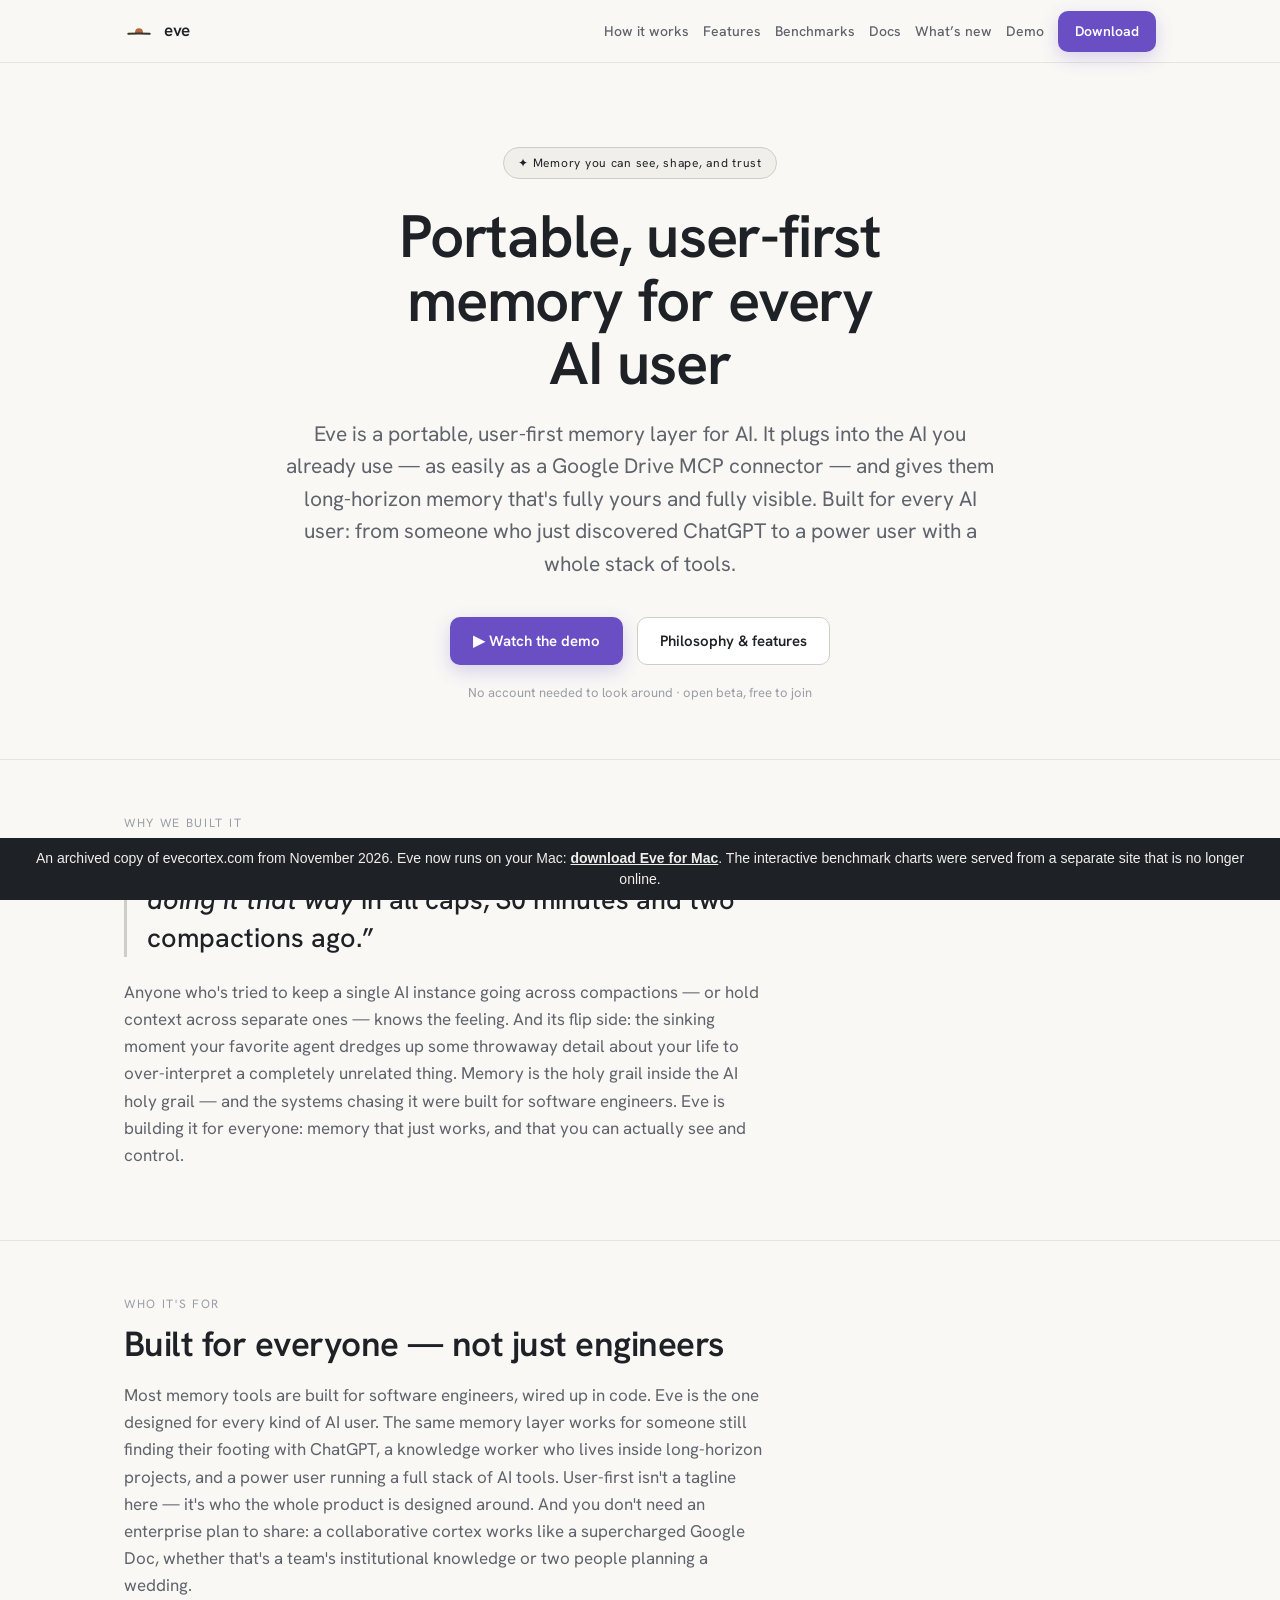
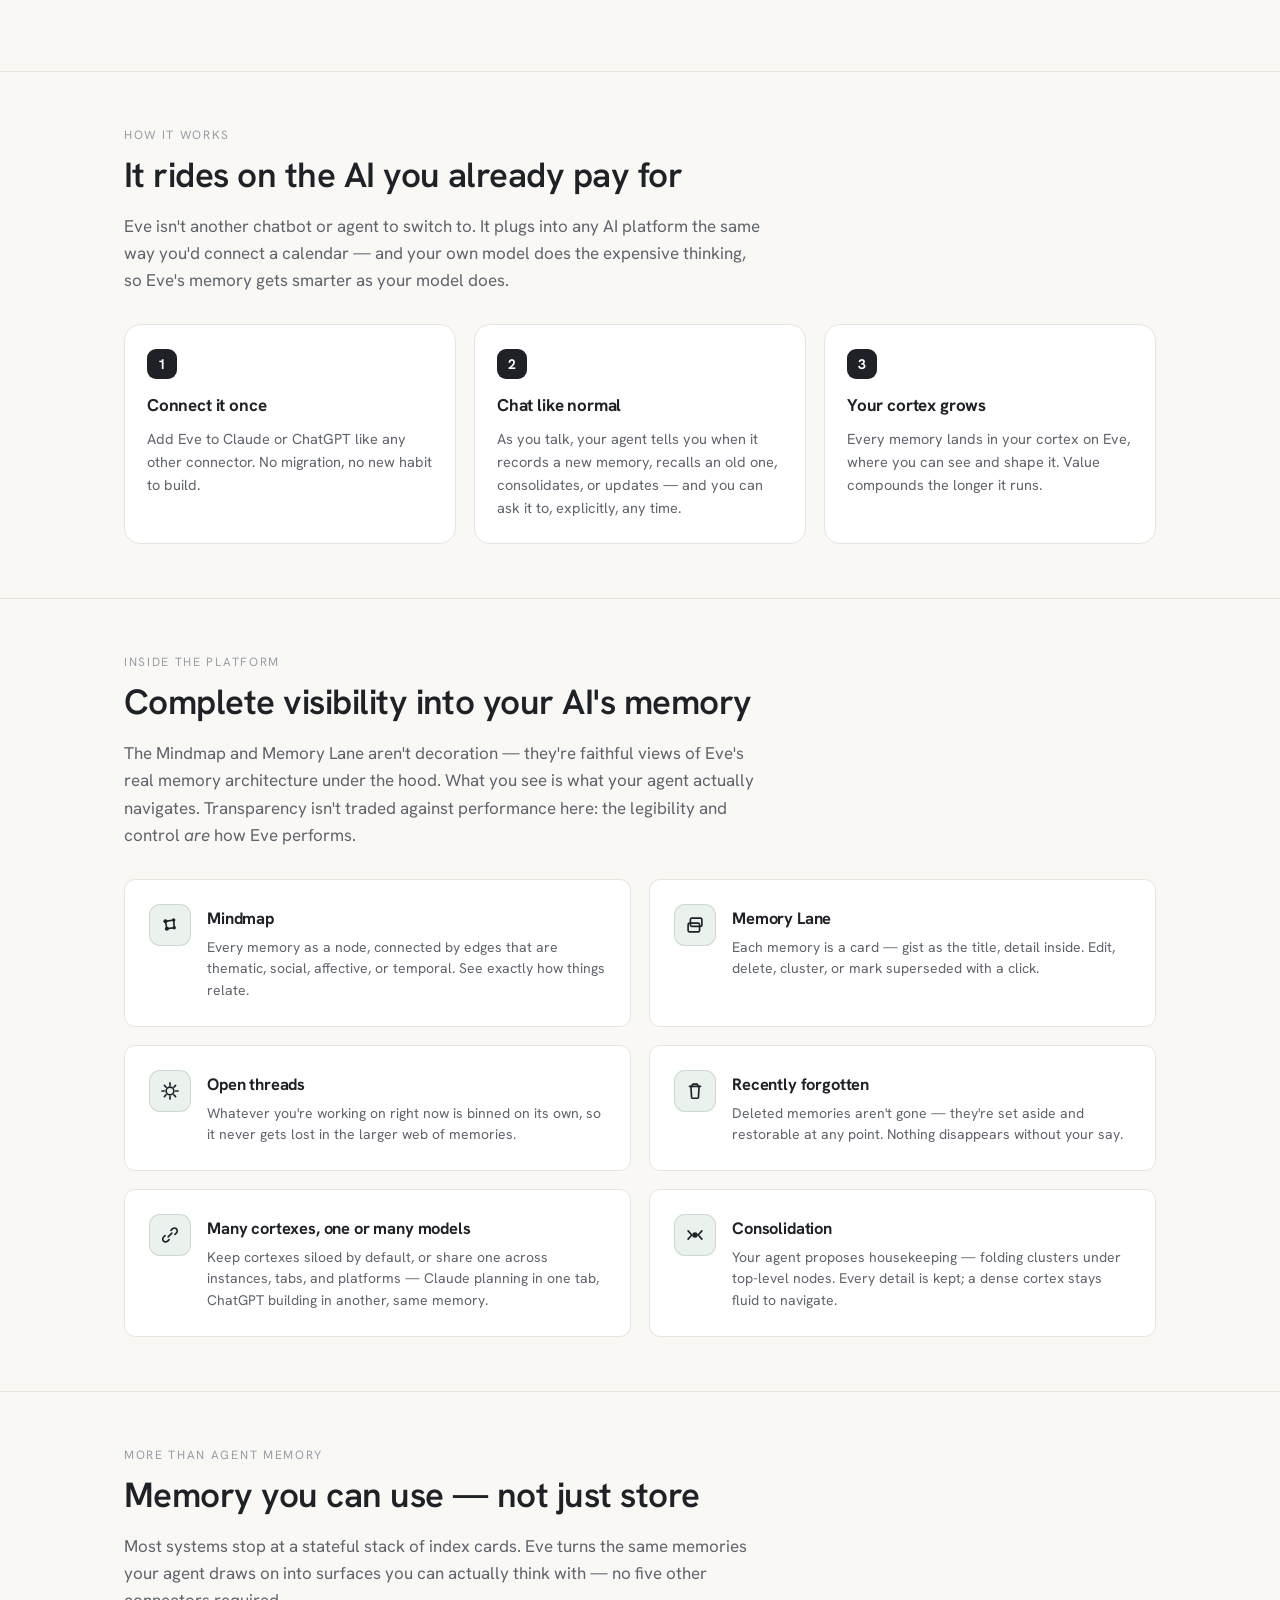
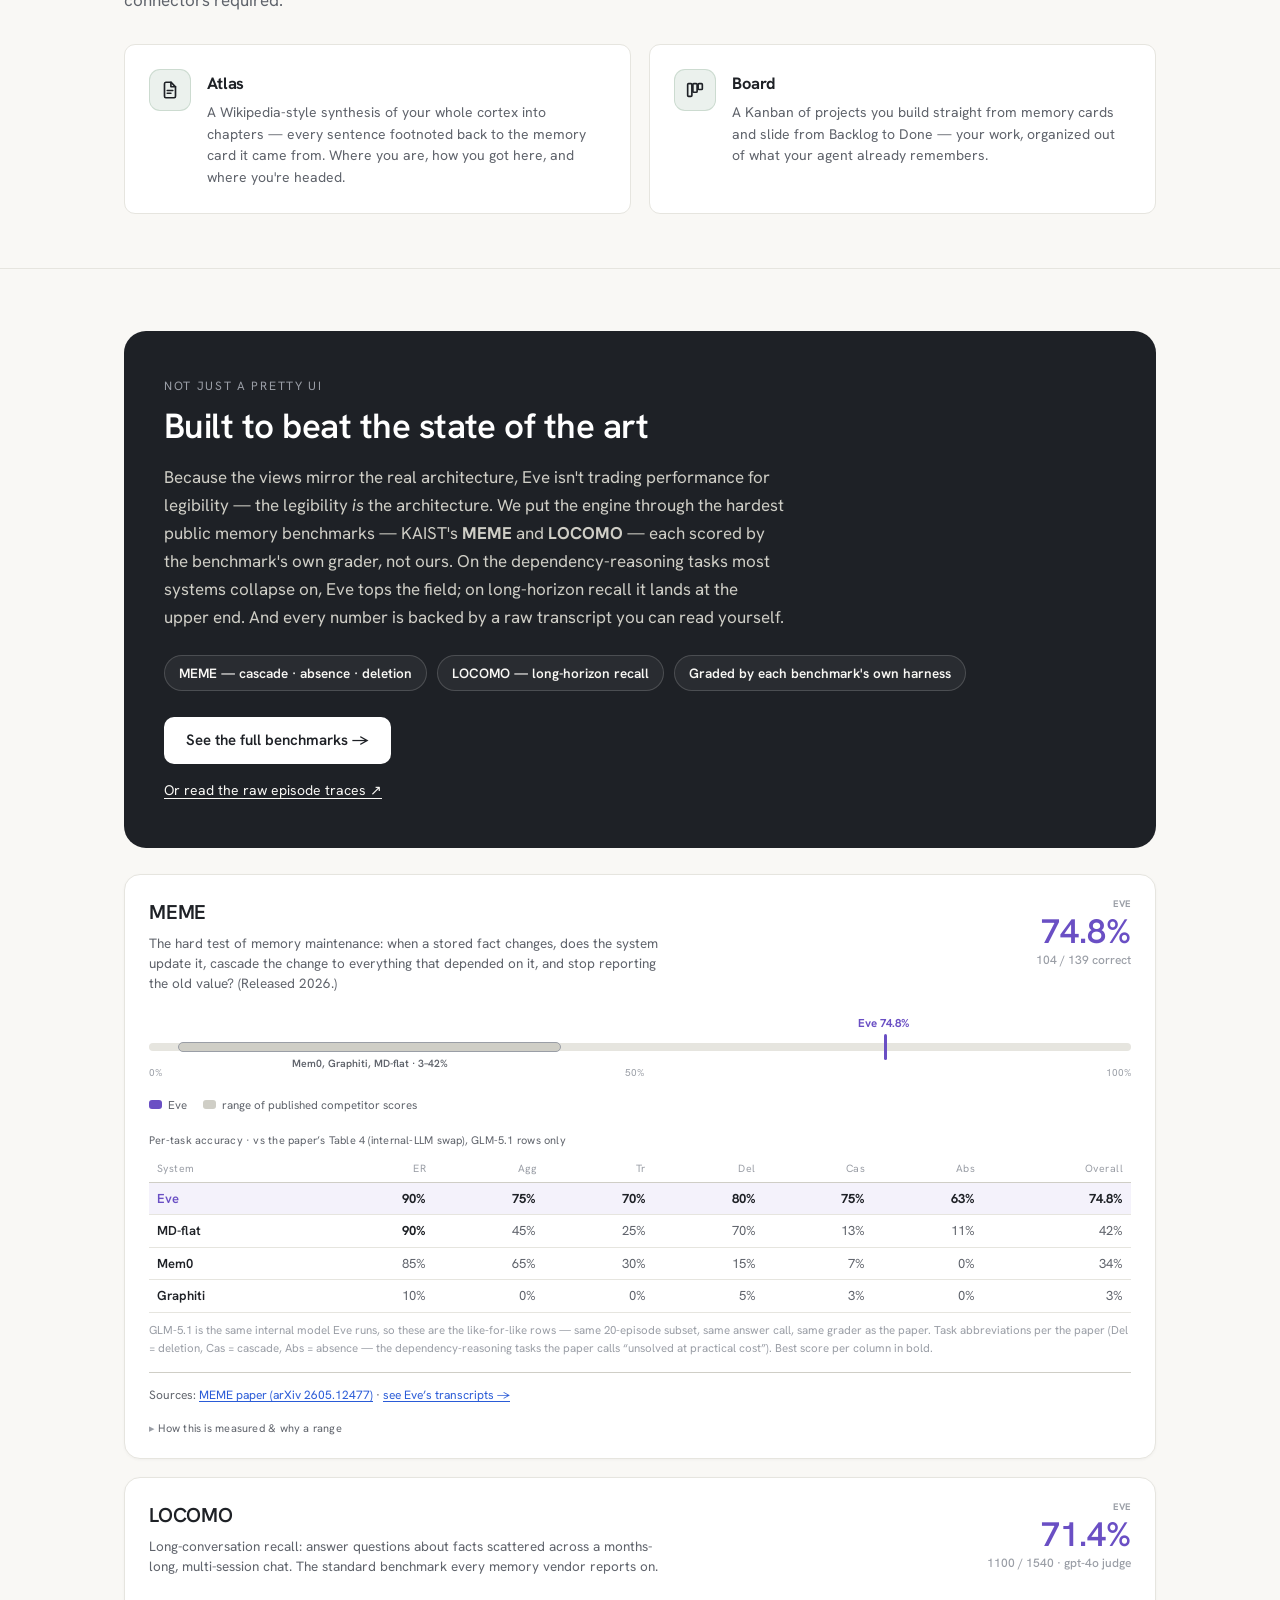
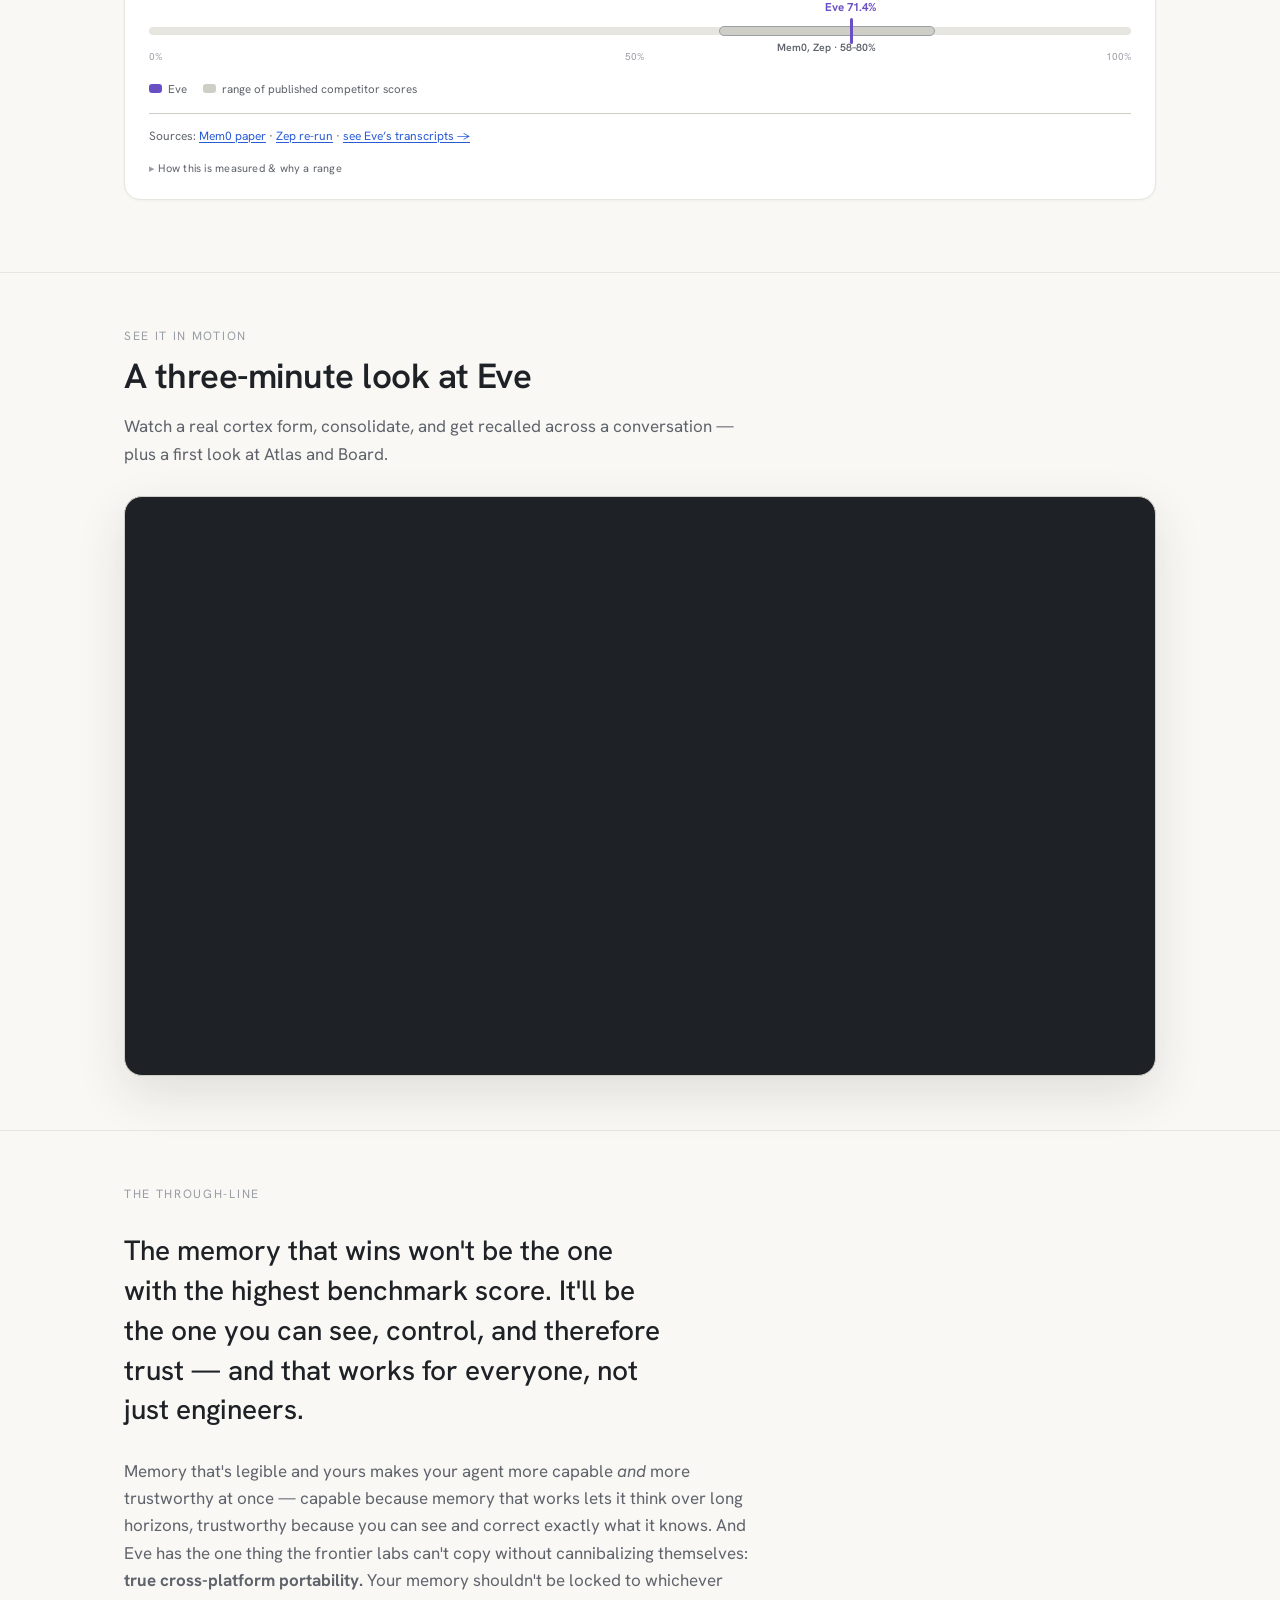
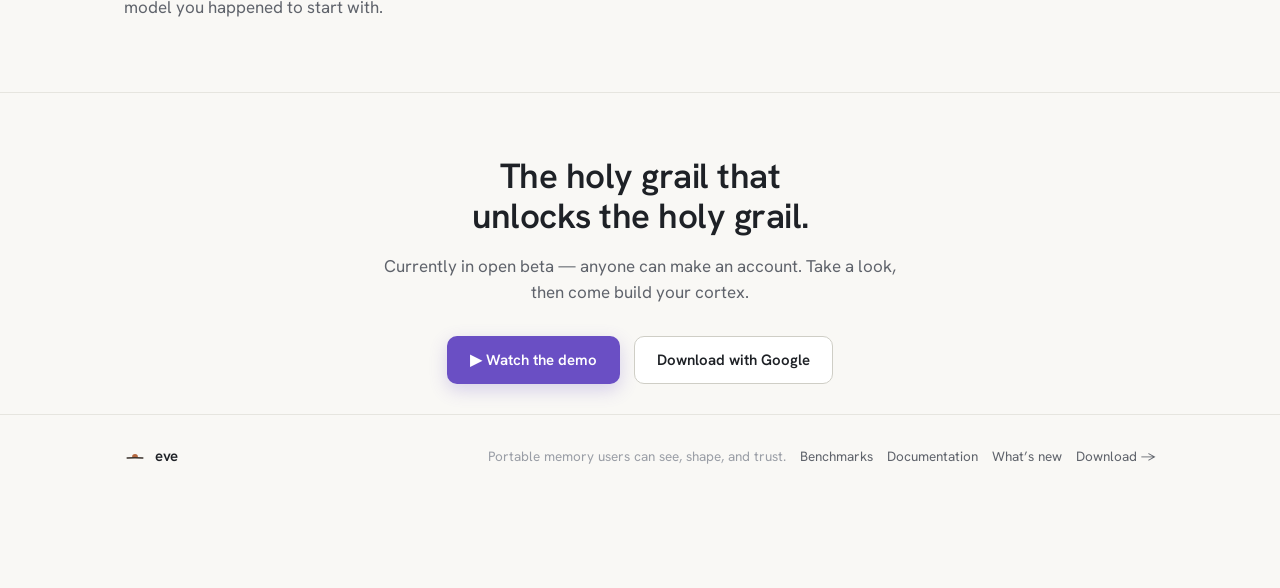
<file: docs/archive/about.html>
<!DOCTYPE html>
<html lang="en">
<head>
<meta charset="UTF-8">
<meta name="viewport" content="width=device-width, initial-scale=1.0">
<title>Eve — portable memory you can see, shape, and trust</title>
<meta name="description" content="Eve is a portable, cross-model memory layer for AI. It plugs into the Claude or ChatGPT you already use — like Google Drive — and gives them long-horizon memory you can see, control, and trust.">
<!-- Open Graph for when the link is shared -->
<meta property="og:title" content="Eve — portable memory you can see, shape, and trust">
<meta property="og:description" content="A portable, cross-model memory layer that plugs into the AI you already use. Memory that's frictionless, fully yours, and that actually works.">
<meta property="og:type" content="website">
<meta property="og:url" content="https://evecortex.com/about.html">
<link rel="canonical" href="about.html">
<meta name="twitter:card" content="summary">
<link rel="icon" href="eve-mark.svg">
<link rel="preconnect" href="https://fonts.googleapis.com">
<link rel="preconnect" href="https://fonts.gstatic.com" crossorigin>
<link href="https://fonts.googleapis.com/css2?family=Hanken+Grotesk:wght@400;500;600&display=swap" rel="stylesheet">
<link rel="stylesheet" href="tokens.css">
<style>
  :root{
    --bg:var(--v2-ground); --panel:var(--v2-paper); --ink:var(--v2-ink);
    --muted:var(--v2-soft); --faint:var(--v2-faint);
    --line:var(--v2-rule); --line2:var(--v2-rule-mid);
    /* The record drops monospace everywhere outside the connect panel, and its
       reason for that is that the root sets tabular numerals. tokens.css does
       NOT set them, so the numeric columns need it declared here or they lose
       their alignment the moment the mono face goes. */
    font-variant-numeric:tabular-nums;
  }
  *{box-sizing:border-box}
  html{scroll-behavior:smooth}
  body{
    margin:0; font-family:var(--v2-font); background:var(--bg); color:var(--ink);
    -webkit-font-smoothing:antialiased; line-height:1.5;
  }
  a{color:inherit}
  .wrap{max-width:1080px; margin:0 auto; padding:0 24px}

  /* ---- nav ---- */
  nav{
    position:sticky; top:0; z-index:20; background:rgba(250,248,245,.86);
    backdrop-filter:saturate(160%) blur(10px); border-bottom:1px solid var(--line);
  }
  nav .wrap{display:flex; align-items:center; gap:14px; height:62px}
  nav .brand{display:flex; align-items:center; gap:10px; font-family:var(--v2-font); font-weight:600; color:var(--v2-ink); font-size:17px; letter-spacing:-.02em; text-decoration:none}
  nav .brand img{width:30px; height:30px}
  nav .spacer{flex:1}
  nav .navlink{font-size:14px; color:var(--muted); text-decoration:none; font-weight:500}
  nav .navlink:hover{color:var(--ink)}
  @media(max-width:640px){ nav .navlink.hide-sm{display:none} }

  /* ---- buttons ---- */
  .btn{
    display:inline-flex; align-items:center; gap:9px; font-weight:600; font-size:15px;
    text-decoration:none; padding:12px 22px; border-radius:10px; cursor:pointer; border:1px solid transparent;
    transition:transform .12s ease, box-shadow .12s ease, background .12s ease;
  }
  .btn:active{transform:translateY(1px)}
  .btn-primary{background:var(--v2-eve); color:var(--v2-paper); box-shadow:0 6px 18px rgba(106,79,196,.24)}
  .btn-primary:hover{background:var(--v2-ink)}
  .btn-ghost{background:var(--panel); color:var(--ink); border-color:var(--line2)}
  .btn-ghost:hover{border-color:var(--v2-rule-mid)}
  .btn-sm{padding:9px 16px; font-size:14px; border-radius:10px}

  /* ---- hero ---- */
  header.hero{padding:84px 0 56px; text-align:center}
  .eyebrow{
    display:inline-flex; align-items:center; gap:8px; font-family:var(--v2-font); font-size:12px; font-weight:400; letter-spacing:.06em; color:var(--v2-ink);
    background:var(--v2-hover); border:1px solid var(--v2-rule-mid); padding:6px 14px; border-radius:999px; margin-bottom:26px;
  }
  h1{
    font-family:var(--v2-font); font-size:clamp(36px,5.6vw,60px); line-height:1.06; letter-spacing:-.02em; font-weight:600; margin:0 auto 22px; max-width:15ch;
  }
  h1 .grad{color:var(--v2-ink)}
  .lede{font-size:clamp(17px,2.2vw,21px); color:var(--muted); max-width:60ch; margin:0 auto 36px; line-height:1.55}
  .cta-row{display:flex; gap:14px; justify-content:center; flex-wrap:wrap}
  .undernote{margin-top:18px; font-size:13px; color:var(--faint)}

  /* ---- sections ---- */
  section{padding:54px 0; border-top:1px solid var(--line)}
  .kicker{font-family:var(--v2-font); font-size:12px; font-weight:400; letter-spacing:.14em; text-transform:uppercase; color:var(--v2-faint); margin-bottom:12px}
  h2{font-family:var(--v2-font); font-size:clamp(26px,3.4vw,35px); line-height:1.14; letter-spacing:-.015em; font-weight:600; margin:0 0 16px}
  .section-lede{font-size:17px; color:var(--muted); max-width:64ch; line-height:1.6}

  /* problem quote */
  .quote{
    font-family:var(--v2-font); font-size:clamp(20px,2.6vw,27px); line-height:1.4; font-weight:500;
    color:var(--ink); max-width:48ch; margin:0 0 22px; padding-left:20px; border-left:3px solid var(--v2-rule-mid);
  }

  /* three principles */
  .card{background:var(--panel); border:1px solid var(--line); border-radius:11px; padding:24px}
  .card h3{font-size:18px; margin:0 0 8px; letter-spacing:-.01em}
  .card p{margin:0; color:var(--muted); font-size:14.5px; line-height:1.6}

  /* feature list (views) */
  .feat{display:grid; grid-template-columns:repeat(2,1fr); gap:18px; margin-top:30px}
  @media(max-width:760px){ .feat{grid-template-columns:1fr} }
  .feat .card{display:flex; gap:16px; align-items:flex-start}
  .feat .ico{
    flex:0 0 auto; width:42px; height:42px; border-radius:11px; display:grid; place-items:center; font-size:20px;
    background:rgba(94,141,107,.12); border:1px solid rgba(94,141,107,.22);
  }
  .feat h3{font-size:16.5px; margin:2px 0 6px}
  .feat p{margin:0; color:var(--muted); font-size:14px; line-height:1.55}

  /* how it works steps */
  .steps{display:grid; grid-template-columns:repeat(3,1fr); gap:18px; margin-top:30px; counter-reset:step}
  @media(max-width:820px){ .steps{grid-template-columns:1fr} }
  .step{position:relative; background:var(--panel); border:1px solid var(--line); border-radius:16px; padding:24px 22px}
  .step::before{
    counter-increment:step; content:counter(step); display:grid; place-items:center;
    width:30px; height:30px; border-radius:9px; background:var(--ink); color:var(--v2-paper); font-weight:700; font-size:14px; margin-bottom:14px;
  }
  .step h3{font-size:17px; margin:0 0 8px; letter-spacing:-.01em}
  .step p{margin:0; color:var(--muted); font-size:14.5px; line-height:1.6}

  /* works / proof band */
  .band{background:var(--ink); color:var(--v2-ground); border-radius:22px; padding:46px 40px; margin-top:8px}
  .band .kicker{color:var(--v2-faint)}
  .band h2{color:var(--v2-paper)}
  .band p{color:var(--v2-rule-mid); font-size:17px; max-width:62ch; line-height:1.65; margin:0}
  .band .pillrow{display:flex; gap:10px; flex-wrap:wrap; margin-top:24px}
  .band .pill{font-size:13.5px; font-weight:600; color:var(--v2-ground); border:1px solid rgba(255,255,255,.16); background:rgba(255,255,255,.05); padding:7px 14px; border-radius:999px}

  /* demo embed */
  .video{position:relative; width:100%; aspect-ratio:16/9; border-radius:18px; overflow:hidden; border:1px solid var(--line2); box-shadow:0 18px 50px rgba(43,40,37,.12); margin-top:28px; background:var(--v2-ink)}
  .video iframe{position:absolute; inset:0; width:100%; height:100%; border:0}

  /* philosophy pull */
  .philo{font-family:var(--v2-font); font-size:clamp(20px,2.8vw,28px); line-height:1.42; font-weight:500; max-width:34ch}
  .philo .accent{color:var(--v2-ink)}

  /* final CTA */
  .finalcta{text-align:center; padding:64px 0 30px}
  .finalcta h2{max-width:20ch; margin:0 auto 16px}
  .finalcta .lede{color:var(--muted); font-size:17px; max-width:52ch; margin:0 auto 30px}

  footer{border-top:1px solid var(--line); padding:30px 0 56px; color:var(--faint); font-size:13.5px}
  footer .wrap{display:flex; align-items:center; gap:14px; flex-wrap:wrap}
  footer .spacer{flex:1}
  footer a{color:var(--muted); text-decoration:none}
  footer a:hover{color:var(--ink)}

  /* benchmark range-bar cards — shared design with benchmark.html (numbers locked) */
  .bcard{background:var(--panel); border:1px solid var(--line); border-radius:16px; padding:22px 24px; margin-bottom:18px; box-shadow:0 1px 3px rgba(33,30,25,.04); text-align:left}
  .bcard-top{display:flex; justify-content:space-between; align-items:flex-start; gap:20px; flex-wrap:wrap}
  .bcard .bname{font-family:var(--v2-font); font-size:20px; font-weight:600; letter-spacing:-.01em}
  .bcard .bblurb{font-size:13.5px; color:var(--muted); line-height:1.5; margin-top:6px; max-width:520px}
  .bcard .bscore{text-align:right; flex:none}
  .bcard .bscore .blab{font-family:var(--v2-font); font-size:9.5px; text-transform:uppercase; letter-spacing:.6px; color:var(--faint); font-weight:700; display:block; margin-bottom:3px}
  .bcard .bscore .bpct{font-family:var(--v2-font); font-size:34px; font-weight:600; color:var(--v2-eve); line-height:1; font-variant-numeric:tabular-nums}
  .bcard .bscore .bfr{font-size:12px; color:var(--faint); font-weight:500; margin-top:3px}
  .rbar{margin-top:22px}
  .rbar-scale{position:relative; height:46px; margin:16px 0 4px}
  .rbar-track{position:absolute; top:28px; left:0; right:0; height:8px; border-radius:5px; background:var(--v2-rule)}
  .rbar-band{position:absolute; top:27px; height:10px; border-radius:5px; background:var(--v2-rule-mid); border:1px solid var(--v2-faint)}
  .rbar-eve{position:absolute; top:19px; width:3px; height:26px; border-radius:2px; background:var(--v2-eve); z-index:2}
  .rbar-eve-lab{position:absolute; top:-1px; transform:translateX(-50%); font-size:11.5px; font-weight:700; color:var(--v2-eve); white-space:nowrap; z-index:2}
  .rbar-band-lab{position:absolute; top:41px; transform:translateX(-50%); font-size:10.5px; color:var(--muted); font-weight:600; white-space:nowrap}
  .rbar-ticks{display:flex; justify-content:space-between; font-size:10px; color:var(--faint)}
  .rbar-legend{display:flex; gap:16px; flex-wrap:wrap; font-size:11.5px; color:var(--muted); margin-top:16px}
  .rbar-legend .rl{display:inline-flex; align-items:center; gap:6px}
  .rbar-legend i{width:13px; height:9px; border-radius:3px; display:inline-block; flex:none}
  .bcard .bsrc{font-size:12px; color:var(--muted); line-height:1.6; margin-top:16px; padding-top:13px; border-top:1px solid var(--line2)}
  .btask{margin-top:18px; overflow-x:auto}
  .btask-cap{font-family:var(--v2-font); font-size:11px; letter-spacing:.02em; color:var(--muted); margin-bottom:8px}
  table.btask-t{border-collapse:collapse; width:100%; font-size:13px; min-width:520px}
  .btask-t th{font-family:var(--v2-font); font-size:10.5px; letter-spacing:.04em; color:var(--faint); font-weight:400; text-align:right; padding:5px 8px; border-bottom:1px solid var(--line2)}
  .btask-t th:first-child{text-align:left}
  .btask-t td{padding:6px 8px; text-align:right; color:var(--muted); border-bottom:1px solid var(--line); font-variant-numeric:tabular-nums}
  .btask-t td:first-child{text-align:left; font-weight:600; color:var(--ink)}
  .btask-t td.best{font-weight:700; color:var(--ink)}
  .btask-t tr.eve-row td{background:rgba(106,79,196,.07)}
  .btask-t tr.eve-row td:first-child{color:var(--v2-eve)}
  .btask-note{font-size:11.5px; color:var(--faint); margin-top:8px; line-height:1.55}
  .bcard .bsrc a{color:var(--v2-link); text-decoration:underline; text-underline-offset:2px}
  .bcard details.bwhy{margin-top:14px}
  .bcard details.bwhy > summary{cursor:pointer; font-family:var(--v2-font); font-size:11px; letter-spacing:.02em; color:var(--muted); list-style:none}
  .bcard details.bwhy > summary::-webkit-details-marker{display:none}
  .bcard details.bwhy > summary::before{content:'▸ '; color:var(--faint)}
  .bcard details.bwhy[open] > summary::before{content:'▾ '}
  .bcard details.bwhy .bwhy-body{margin-top:11px; font-size:12.5px; color:var(--muted); line-height:1.65}
  .bcard details.bwhy .bwhy-body b{color:var(--ink); font-weight:600}
</style>
</head>
<body>

<nav>
  <div class="wrap">
    <a class="brand" href="about.html"><img src="eve-mark.svg" alt="Eve"><span>eve</span></a>
    <div class="spacer"></div>
    <a class="navlink hide-sm" href="#how">How it works</a>
    <a class="navlink hide-sm" href="#features">Features</a>
    <a class="navlink hide-sm" href="benchmark.html">Benchmarks</a>
    <a class="navlink" href="docs.html">Docs</a>
    <a class="navlink hide-sm" href="patches.html">What’s new</a>
    <a class="navlink" href="https://youtu.be/XUwXe3P333Y" target="_blank" rel="noopener">Demo</a>
    <a class="btn btn-primary btn-sm" href="../">Download</a>
  </div>
</nav>

<header class="hero">
  <div class="wrap">
    <div class="eyebrow">✦ Memory you can see, shape, and trust</div>
    <h1>Portable, user-first memory for <span class="grad">every AI user</span></h1>
    <p class="lede">
      Eve is a portable, user-first memory layer for AI. It plugs into the AI you already
      use — as easily as a Google Drive MCP connector — and gives them long-horizon memory that's fully
      yours and fully visible. Built for every AI user: from someone who just discovered ChatGPT to a
      power user with a whole stack of tools.
    </p>
    <div class="cta-row">
      <a class="btn btn-primary" href="https://youtu.be/XUwXe3P333Y" target="_blank" rel="noopener">▶  Watch the demo</a>
      <a class="btn btn-ghost" href="#problem">Philosophy &amp; features</a>
    </div>
    <div class="undernote">No account needed to look around · open beta, free to join</div>
  </div>
</header>

<!-- THE PROBLEM -->
<section id="problem">
  <div class="wrap">
    <div class="kicker">Why we built it</div>
    <p class="quote">
      “What the hell, Claude, I literally told you <em>why we are not doing it that way</em> in all caps,
      30 minutes and two compactions ago.”
    </p>
    <p class="section-lede">
      Anyone who's tried to keep a single AI instance going across compactions — or hold context across
      separate ones — knows the feeling. And its flip side: the sinking moment your favorite agent dredges
      up some throwaway detail about your life to over-interpret a completely unrelated thing.
      Memory is the holy grail inside the AI holy grail — and the systems chasing it were built for
      software engineers. Eve is building it for everyone: memory that just works, and that you can
      actually see and control.
    </p>
  </div>
</section>

<!-- FOR EVERYONE -->
<section id="everyone">
  <div class="wrap">
    <div class="kicker">Who it's for</div>
    <h2>Built for everyone — not just engineers</h2>
    <p class="section-lede">
      Most memory tools are built for software engineers, wired up in code. Eve is the one designed for
      every kind of AI user. The same memory layer works for someone still finding their footing with
      ChatGPT, a knowledge worker who lives inside long-horizon projects, and a power user running a full
      stack of AI tools. User-first isn't a tagline here — it's who the whole product is designed around.
      And you don't need an enterprise plan to share: a collaborative cortex works like a supercharged
      Google Doc, whether that's a team's institutional knowledge or two people planning a wedding.
    </p>
  </div>
</section>

<!-- HOW IT WORKS -->
<section id="how">
  <div class="wrap">
    <div class="kicker">How it works</div>
    <h2>It rides on the AI you already pay for</h2>
    <p class="section-lede">
      Eve isn't another chatbot or agent to switch to. It plugs into any AI platform the same way you'd
      connect a calendar — and your own model does the expensive thinking, so Eve's memory gets smarter
      as your model does.
    </p>
    <div class="steps">
      <div class="step">
        <h3>Connect it once</h3>
        <p>Add Eve to Claude or ChatGPT like any other connector. No migration, no new habit to build.</p>
      </div>
      <div class="step">
        <h3>Chat like normal</h3>
        <p>As you talk, your agent tells you when it records a new memory, recalls an old one, consolidates,
          or updates — and you can ask it to, explicitly, any time.</p>
      </div>
      <div class="step">
        <h3>Your cortex grows</h3>
        <p>Every memory lands in your cortex on Eve, where you can see and shape it. Value compounds the
          longer it runs.</p>
      </div>
    </div>
  </div>
</section>

<!-- FEATURES / VIEWS -->
<section id="features">
  <div class="wrap">
    <div class="kicker">Inside the platform</div>
    <h2>Complete visibility into your AI's memory</h2>
    <p class="section-lede">
      The Mindmap and Memory Lane aren't decoration — they're faithful views of Eve's real memory
      architecture under the hood. What you see is what your agent actually navigates. Transparency
      isn't traded against performance here: the legibility and control <em>are</em> how Eve performs.
    </p>
    <div class="feat">
      <div class="card">
        <div class="ico"><svg width="22" height="22" viewBox="0 0 24 24" fill="none" stroke="currentColor" stroke-width="1.8" stroke-linecap="round" stroke-linejoin="round" style="color:var(--v2-ink)"><line x1="7" y1="8" x2="16" y2="6.6"/><line x1="16" y1="6.6" x2="16.6" y2="15"/><line x1="7" y1="8" x2="8.6" y2="16"/><line x1="8.6" y1="16" x2="16.6" y2="15"/><circle cx="7" cy="8" r="2.2" fill="currentColor" stroke="none"/><circle cx="16" cy="6.6" r="1.9" fill="currentColor" stroke="none"/><circle cx="16.6" cy="15" r="1.9" fill="currentColor" stroke="none"/><circle cx="8.6" cy="16" r="2.2" fill="currentColor" stroke="none"/></svg></div>
        <div>
          <h3>Mindmap</h3>
          <p>Every memory as a node, connected by edges that are thematic, social, affective, or temporal.
            See exactly how things relate.</p>
        </div>
      </div>
      <div class="card">
        <div class="ico"><svg width="22" height="22" viewBox="0 0 24 24" fill="none" stroke="currentColor" stroke-width="1.8" stroke-linecap="round" stroke-linejoin="round" style="color:var(--v2-ink)"><rect x="7" y="4.5" width="12.5" height="9" rx="1.6"/><rect x="4.5" y="10" width="12.5" height="9.5" rx="1.6"/></svg></div>
        <div>
          <h3>Memory Lane</h3>
          <p>Each memory is a card — gist as the title, detail inside. Edit, delete, cluster, or mark
            superseded with a click.</p>
        </div>
      </div>
      <div class="card">
        <div class="ico"><svg width="22" height="22" viewBox="0 0 24 24" fill="none" stroke="currentColor" stroke-width="1.8" stroke-linecap="round" stroke-linejoin="round" style="color:var(--v2-ink)"><circle cx="12" cy="12" r="4.2"/><path d="M12 3.2 v2.6 M12 18.2 v2.6 M3.2 12 h2.6 M18.2 12 h2.6 M5.9 5.9 l1.8 1.8 M16.3 16.3 l1.8 1.8 M18.1 5.9 l-1.8 1.8 M5.9 18.1 l1.8-1.8"/></svg></div>
        <div>
          <h3>Open threads</h3>
          <p>Whatever you're working on right now is binned on its own, so it never gets lost in the
            larger web of memories.</p>
        </div>
      </div>
      <div class="card">
        <div class="ico"><svg width="22" height="22" viewBox="0 0 24 24" fill="none" stroke="currentColor" stroke-width="1.8" stroke-linecap="round" stroke-linejoin="round" style="color:var(--v2-ink)"><path d="M6 7 h12"/><path d="M9 7 V5.5 a1 1 0 0 1 1-1 h4 a1 1 0 0 1 1 1 V7"/><path d="M7.5 7 l0.8 12 a1 1 0 0 0 1 0.9 h5.4 a1 1 0 0 0 1-0.9 l0.8-12"/></svg></div>
        <div>
          <h3>Recently forgotten</h3>
          <p>Deleted memories aren't gone — they're set aside and restorable at any point. Nothing
            disappears without your say.</p>
        </div>
      </div>
      <div class="card">
        <div class="ico"><svg width="22" height="22" viewBox="0 0 24 24" fill="none" stroke="currentColor" stroke-width="1.8" stroke-linecap="round" stroke-linejoin="round" style="color:var(--v2-ink)"><path d="M10 14 l4-4"/><path d="M13 7 l1.6-1.6 a3.1 3.1 0 0 1 4.4 4.4 L17.4 11.4"/><path d="M11 17 l-1.6 1.6 a3.1 3.1 0 0 1-4.4-4.4 L6.6 12.6"/></svg></div>
        <div>
          <h3>Many cortexes, one or many models</h3>
          <p>Keep cortexes siloed by default, or share one across instances, tabs, and platforms —
            Claude planning in one tab, ChatGPT building in another, same memory.</p>
        </div>
      </div>
      <div class="card">
        <div class="ico"><svg width="22" height="22" viewBox="0 0 24 24" fill="none" stroke="currentColor" stroke-width="1.8" stroke-linecap="round" stroke-linejoin="round" style="color:var(--v2-ink)"><circle cx="12" cy="12" r="3" fill="currentColor" stroke="none"/><path d="M4.5 7.5 L8.5 12 L4.5 16.5"/><path d="M19.5 7.5 L15.5 12 L19.5 16.5"/></svg></div>
        <div>
          <h3>Consolidation</h3>
          <p>Your agent proposes housekeeping — folding clusters under top-level nodes. Every detail is
            kept; a dense cortex stays fluid to navigate.</p>
        </div>
      </div>
    </div>
  </div>
</section>

<!-- SYNTHESIZE: ATLAS + BOARD -->
<section id="synthesize">
  <div class="wrap">
    <div class="kicker">More than agent memory</div>
    <h2>Memory you can use — not just store</h2>
    <p class="section-lede">
      Most systems stop at a stateful stack of index cards. Eve turns the same memories your agent
      draws on into surfaces you can actually think with — no five other connectors required.
    </p>
    <div class="feat">
      <div class="card">
        <div class="ico"><svg width="22" height="22" viewBox="0 0 24 24" fill="none" stroke="currentColor" stroke-width="1.8" stroke-linecap="round" stroke-linejoin="round" style="color:var(--v2-ink)"><path d="M13 3.5 H7.5 A1.6 1.6 0 0 0 6 5.1 v13.8 A1.6 1.6 0 0 0 7.5 20.5 h9 A1.6 1.6 0 0 0 18 18.9 V8.5 Z"/><path d="M13 3.5 V8.5 h5"/><line x1="9" y1="12.5" x2="15" y2="12.5"/><line x1="9" y1="15.5" x2="13" y2="15.5"/></svg></div>
        <div>
          <h3>Atlas</h3>
          <p>A Wikipedia-style synthesis of your whole cortex into chapters — every sentence footnoted
            back to the memory card it came from. Where you are, how you got here, and where you're headed.</p>
        </div>
      </div>
      <div class="card">
        <div class="ico"><svg width="22" height="22" viewBox="0 0 24 24" fill="none" stroke="currentColor" stroke-width="1.8" stroke-linecap="round" stroke-linejoin="round" style="color:var(--v2-ink)"><rect x="4" y="5" width="4.6" height="14" rx="1"/><rect x="9.7" y="5" width="4.6" height="9.5" rx="1"/><rect x="15.4" y="5" width="4.6" height="6.5" rx="1"/></svg></div>
        <div>
          <h3>Board</h3>
          <p>A Kanban of projects you build straight from memory cards and slide from Backlog to Done —
            your work, organized out of what your agent already remembers.</p>
        </div>
      </div>
    </div>
  </div>
</section>

<!-- IT WORKS / PROOF -->
<section id="proof">
  <div class="wrap">
    <div class="band">
      <div class="kicker">Not just a pretty UI</div>
      <h2>Built to beat the state of the art</h2>
      <p>
        Because the views mirror the real architecture, Eve isn't trading performance for legibility —
        the legibility <em>is</em> the architecture. We put the engine through the hardest public memory
        benchmarks — KAIST's <strong>MEME</strong> and <strong>LOCOMO</strong> — each scored by the
        benchmark's own grader, not ours. On the dependency-reasoning tasks most systems collapse on,
        Eve tops the field; on long-horizon recall it lands at the upper end. And every number is backed
        by a raw transcript you can read yourself.
      </p>
      <div class="pillrow">
        <span class="pill">MEME — cascade · absence · deletion</span>
        <span class="pill">LOCOMO — long-horizon recall</span>
        <span class="pill">Graded by each benchmark's own harness</span>
      </div>
      <a href="benchmark.html" style="display:inline-flex; align-items:center; gap:9px; margin-top:26px; font-weight:600; font-size:15px; text-decoration:none; padding:12px 22px; border-radius:10px; background:var(--panel); color:var(--ink);">See the full benchmarks →</a>
      <div style="margin-top:14px"><a href="https://eve-benchmarks.fly.dev" target="_blank" rel="noopener" style="font-size:14px; color:var(--v2-ground); text-decoration:underline; text-underline-offset:3px;">Or read the raw episode traces ↗</a></div>
    </div>
    <div id="benchmarks" style="margin-top:26px"></div>
  </div>
</section>

<!-- DEMO -->
<section id="demo">
  <div class="wrap">
    <div class="kicker">See it in motion</div>
    <h2>A three-minute look at Eve</h2>
    <p class="section-lede">Watch a real cortex form, consolidate, and get recalled across a conversation — plus a first look at Atlas and Board.</p>
    <div class="video">
      <iframe src="https://www.youtube.com/embed/XUwXe3P333Y" title="Eve demo"
        allow="accelerometer; autoplay; clipboard-write; encrypted-media; gyroscope; picture-in-picture"
        allowfullscreen></iframe>
    </div>
  </div>
</section>

<!-- PHILOSOPHY -->
<section id="philosophy">
  <div class="wrap">
    <div class="kicker">The through-line</div>
    <p class="philo">
      The memory that wins won't be the one with the highest benchmark score. It'll be the one you can
      <span class="accent">see, control, and therefore trust</span> — and that works for everyone, not
      just engineers.
    </p>
    <p class="section-lede" style="margin-top:24px">
      Memory that's legible and yours makes your agent more capable <em>and</em> more trustworthy at once —
      capable because memory that works lets it think over long horizons, trustworthy because you can see
      and correct exactly what it knows. And Eve has the one thing the frontier labs can't copy without
      cannibalizing themselves: <strong>true cross-platform portability.</strong> Your memory shouldn't be
      locked to whichever model you happened to start with.
    </p>
  </div>
</section>

<!-- FINAL CTA -->
<section class="finalcta">
  <div class="wrap">
    <h2>The holy grail that unlocks the holy grail.</h2>
    <p class="lede">Currently in open beta — anyone can make an account. Take a look, then come build your cortex.</p>
    <div class="cta-row">
      <a class="btn btn-primary" href="https://youtu.be/XUwXe3P333Y" target="_blank" rel="noopener">▶  Watch the demo</a>
      <a class="btn btn-ghost" href="../">Download with Google</a>
    </div>
  </div>
</section>

<footer>
  <div class="wrap">
    <a class="brand" href="about.html" style="display:flex; align-items:center; gap:9px; font-family:var(--v2-font); font-weight:600; color:var(--ink); text-decoration:none; font-size:15px; letter-spacing:-.02em;"><img src="eve-mark.svg" alt="" style="width:22px;height:22px"><span>eve</span></a>
    <div class="spacer"></div>
    <span>Portable memory users can see, shape, and trust.</span>
    <a href="benchmark.html">Benchmarks</a>
    <a href="docs.html">Documentation</a>
    <a href="patches.html">What’s new</a>
    <a href="../">Download →</a>
  </div>
</footer>

<script>
/* Benchmark overview — SHARED range-bar card design with the trace-viz (joist's
 * OVERVIEW). Competitor figures are shown as honest RANGES (reported memory-
 * benchmark scores vary widely by grader/subset); all cited. Long "how measured"
 * notes live under a per-card toggle. Transcript links point OUT to the viz —
 * this page is the marketing overview; the viz is the receipts.
 * Numbers match the viz to the character (CA26.1/competitor-benchmark-ranges.md).
 */
const VIZ_BASE = 'https://eve-benchmarks.fly.dev';
const OVERVIEW = {
  benchmarks: [
    { id:'meme', name:'MEME',
      blurb:"The hard test of memory maintenance: when a stored fact changes, does the system update it, cascade the change to everything that depended on it, and stop reporting the old value? (Released 2026.)",
      eve:74.8, eveFrac:"104 / 139 correct",
      band:{low:3, high:42}, bandNames:"Mem0, Graphiti, MD-flat",
      note:"MEME is new — no memory vendor has self-published results. In the paper's comparison run on the same internal model as Eve (GLM-5.1), the memory systems land at <b>3–42%</b> (Graphiti 3%, Mem0 34%, MD-flat 42%) — every one collapses on dependency reasoning. Eve's dependency-task scores are <b>Deletion 80, Cascade 75, Absence 63</b> (per-task table above — best or tied-best in every column; MD-flat ties Eve on ER), and Eve is the first system we've seen clear <b>70% overall</b>. How Eve's answers were produced — including the bounded agentic answerer — is disclosed in Methodology below.",
      srcLinks:'<a href="https://arxiv.org/abs/2605.12477" target="_blank" rel="noopener">MEME paper (arXiv 2605.12477)</a>',
      taskTable:{
        caption:'Per-task accuracy · vs the paper’s Table 4 (internal-LLM swap), GLM-5.1 rows only',
        cols:['ER','Agg','Tr','Del','Cas','Abs','Overall'],
        rows:[
          {name:'Eve',      vals:[90,75,70,80,75,63,74.8], eve:true},
          {name:'MD-flat',  vals:[90,45,25,70,13,11,42]},
          {name:'Mem0',     vals:[85,65,30,15, 7, 0,34]},
          {name:'Graphiti', vals:[10, 0, 0, 5, 3, 0, 3]},
        ],
        note:'GLM-5.1 is the same internal model Eve runs, so these are the like-for-like rows — same 20-episode subset, same answer call, same grader as the paper. Task abbreviations per the paper (Del = deletion, Cas = cascade, Abs = absence — the dependency-reasoning tasks the paper calls “unsolved at practical cost”). Best score per column in bold.'
      } },
    { id:'locomo', name:'LOCOMO',
      blurb:"Long-conversation recall: answer questions about facts scattered across a months-long, multi-session chat. The standard benchmark every memory vendor reports on.",
      eve:71.4, eveFrac:"1100 / 1540 · gpt-4o judge",
      band:{low:58, high:80}, bandNames:"Mem0, Zep",
      note:"On the comparable LLM-as-judge protocol (the 4 validated LOCOMO categories — what Mem0 and Zep both report), published scores span <b>~58–80%</b> and are hotly disputed (Mem0 67–68%; Zep 58% to 80% depending on retrieval budget and whose re-run you trust). Eve's <b>71.4%</b> lands in the upper range, above Mem0's best published number. <b>It is also the honest number on this bar</b> — Eve is graded under a stricter ruler than the competitor figures beside it: a gpt-4o judge with no lean-to-yes, no answer-teaching or dataset-keyed equivalence rules, and every question answered in a fresh conversation (no cross-question context; retrieval within a question is a bounded agentic read-session — see Methodology). On a matched-regime spot-check — scoring Eve's same memory under Mem0's own published answering + judging rules — one conversation (conv-26) rose from 68.4% to 79.6%; we have not run that normalization across the full set. (Mem0's 92.5% and Supermemory's retrieval-only figures use non-comparable setups, so they're not on this bar.)",
      srcLinks:'<a href="https://arxiv.org/html/2504.19413v1" target="_blank" rel="noopener">Mem0 paper</a> · <a href="https://blog.getzep.com/lies-damn-lies-statistics-is-mem0-really-sota-in-agent-memory/" target="_blank" rel="noopener">Zep re-run</a>' },
  ],
};
function esc(s){return String(s).replace(/[&<>"]/g,function(c){return{'&':'&amp;','<':'&lt;','>':'&gt;','"':'&quot;'}[c];});}
function rangeBarHTML(b){
  var clamp=function(v){return Math.max(2,Math.min(98,v));};
  var e=clamp(b.eve);
  var band='';
  if(b.band){
    var lo=clamp(b.band.low), hi=clamp(b.band.high), mid=(lo+hi)/2;
    band='<div class="rbar-band" style="left:'+lo+'%;width:'+(hi-lo)+'%"></div>'+
      '<div class="rbar-band-lab" style="left:'+mid+'%">'+esc(b.bandNames)+' · '+b.band.low+'–'+b.band.high+'%</div>';
  }
  return '<div class="rbar"><div class="rbar-scale">'+
    '<div class="rbar-track"></div>'+band+
    '<div class="rbar-eve" style="left:'+e+'%"></div>'+
    '<div class="rbar-eve-lab" style="left:'+e+'%">Eve '+b.eve+'%</div>'+
    '</div><div class="rbar-ticks"><span>0%</span><span>50%</span><span>100%</span></div>'+
    (b.band?'<div class="rbar-legend">'+
      '<span class="rl"><i style="background:var(--v2-eve)"></i>Eve</span>'+
      '<span class="rl"><i style="background:var(--v2-rule-mid)"></i>range of published competitor scores</span>'+
     '</div>':'')+'</div>';
}
function taskTableHTML(t){
  if(!t) return '';
  // best value per column (ties both bold), computed not hand-marked
  var best=t.cols.map(function(_,c){return Math.max.apply(null,t.rows.map(function(r){return r.vals[c];}));});
  var head='<tr><th>System</th>'+t.cols.map(function(c){return '<th>'+esc(c)+'</th>';}).join('')+'</tr>';
  var body=t.rows.map(function(r){
    return '<tr'+(r.eve?' class="eve-row"':'')+'><td>'+esc(r.name)+'</td>'+
      r.vals.map(function(v,c){return '<td'+(v===best[c]?' class="best"':'')+'>'+v+'%</td>';}).join('')+'</tr>';
  }).join('');
  return '<div class="btask"><div class="btask-cap">'+esc(t.caption)+'</div>'+
    '<table class="btask-t"><thead>'+head+'</thead><tbody>'+body+'</tbody></table>'+
    (t.note?'<div class="btask-note">'+t.note+'</div>':'')+'</div>';
}
function benchCardHTML(b){
  return '<div class="bcard">'+
    '<div class="bcard-top"><div><div class="bname">'+esc(b.name)+'</div>'+
      '<div class="bblurb">'+esc(b.blurb)+'</div></div>'+
      '<div class="bscore"><span class="blab">Eve</span>'+
        '<div class="bpct">'+b.eve+'%</div><div class="bfr">'+esc(b.eveFrac||'')+'</div></div>'+
    '</div>'+ rangeBarHTML(b)+ taskTableHTML(b.taskTable)+
    '<div class="bsrc">Sources: '+b.srcLinks+
      ' · <a href="'+VIZ_BASE+'/?run='+b.id+'" target="_blank" rel="noopener">see Eve’s transcripts →</a></div>'+
    '<details class="bwhy"><summary>How this is measured &amp; why a range</summary>'+
      '<div class="bwhy-body">'+b.note+'</div></details>'+
    '</div>';
}
(function renderOverview(){
  var host=document.getElementById('benchmarks'); if(!host) return;
  host.innerHTML=OVERVIEW.benchmarks.map(benchCardHTML).join('');
})();
</script>
<div style="height:64px"></div><div style="position:fixed;left:0;right:0;bottom:0;z-index:2147483647;background:#1e2126;color:#f1efeb;font:14px/1.5 -apple-system,BlinkMacSystemFont,Helvetica,Arial,sans-serif;padding:10px 16px;text-align:center">An archived copy of evecortex.com from November 2026. Eve now runs on your Mac: <a href="../" style="color:#f1efeb;font-weight:600">download Eve for Mac</a>. The interactive benchmark charts were served from a separate site that is no longer online.</div></body>
</html>
</file>
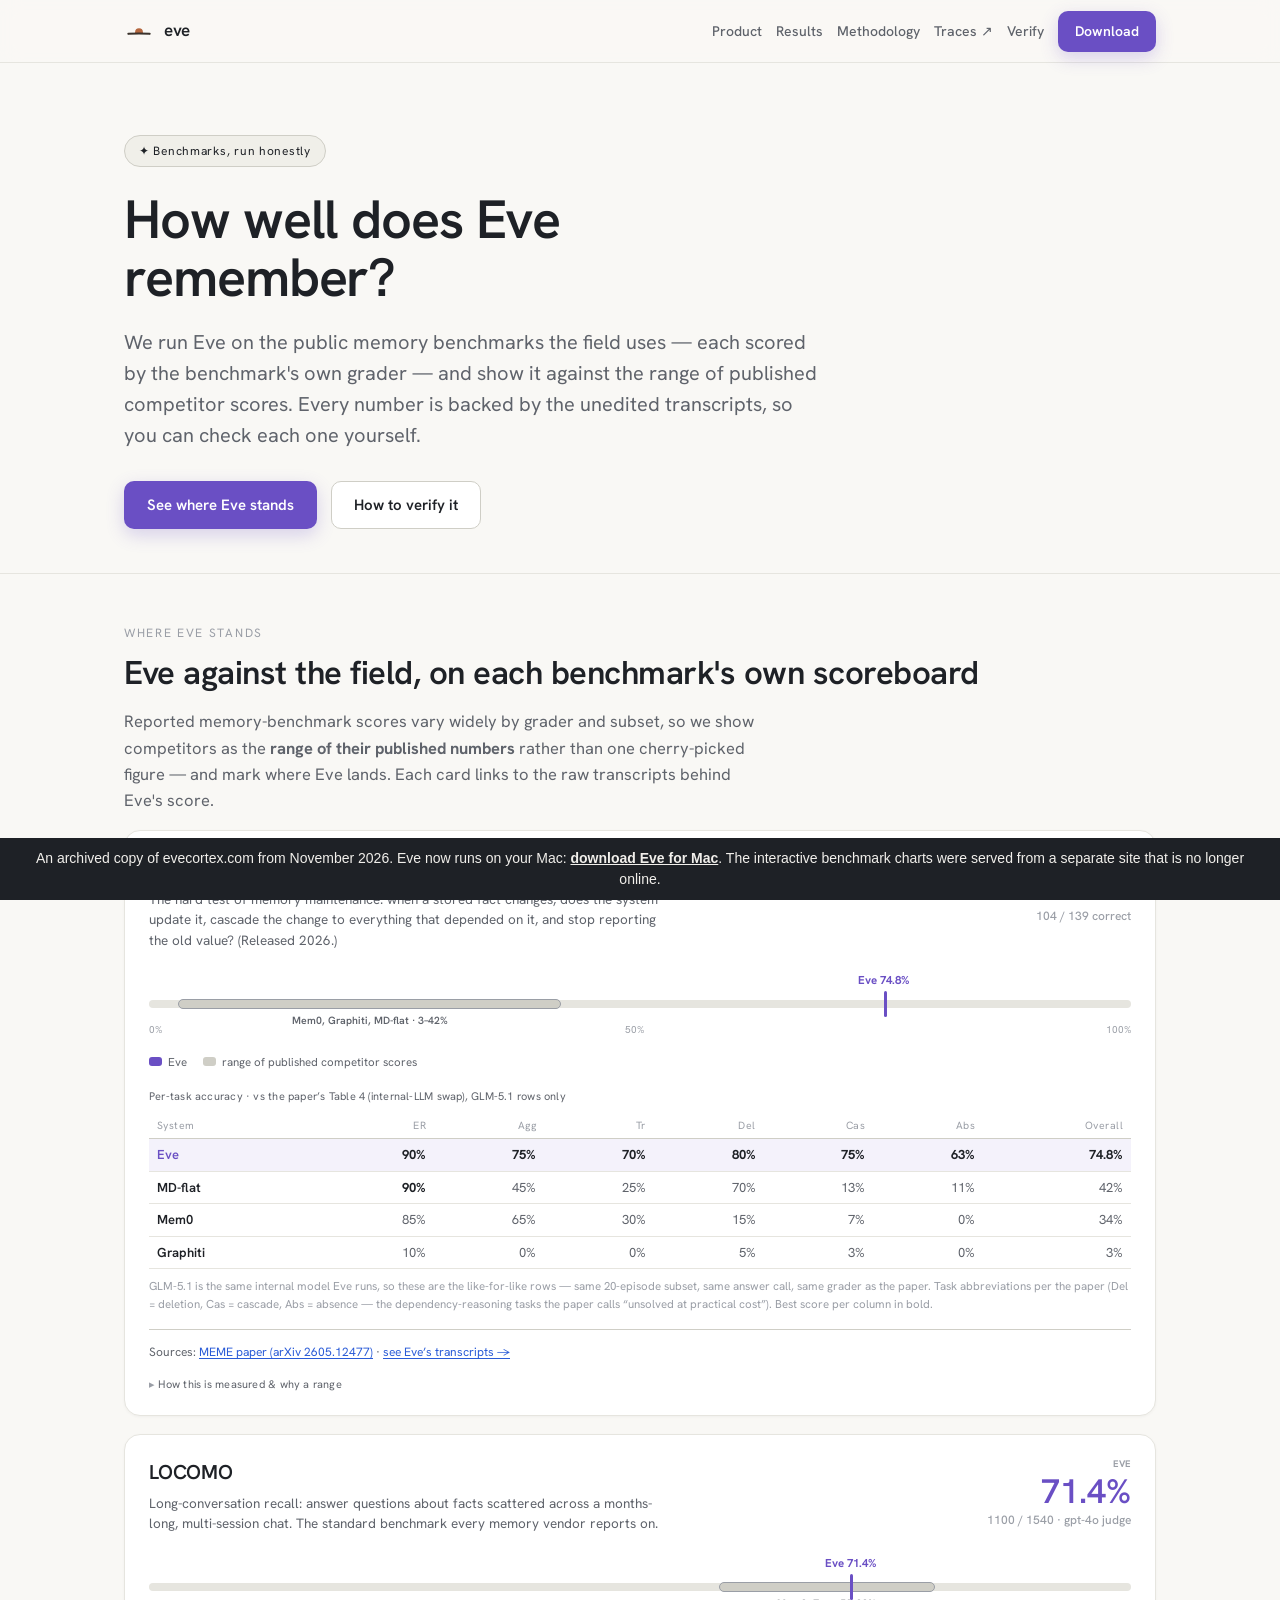
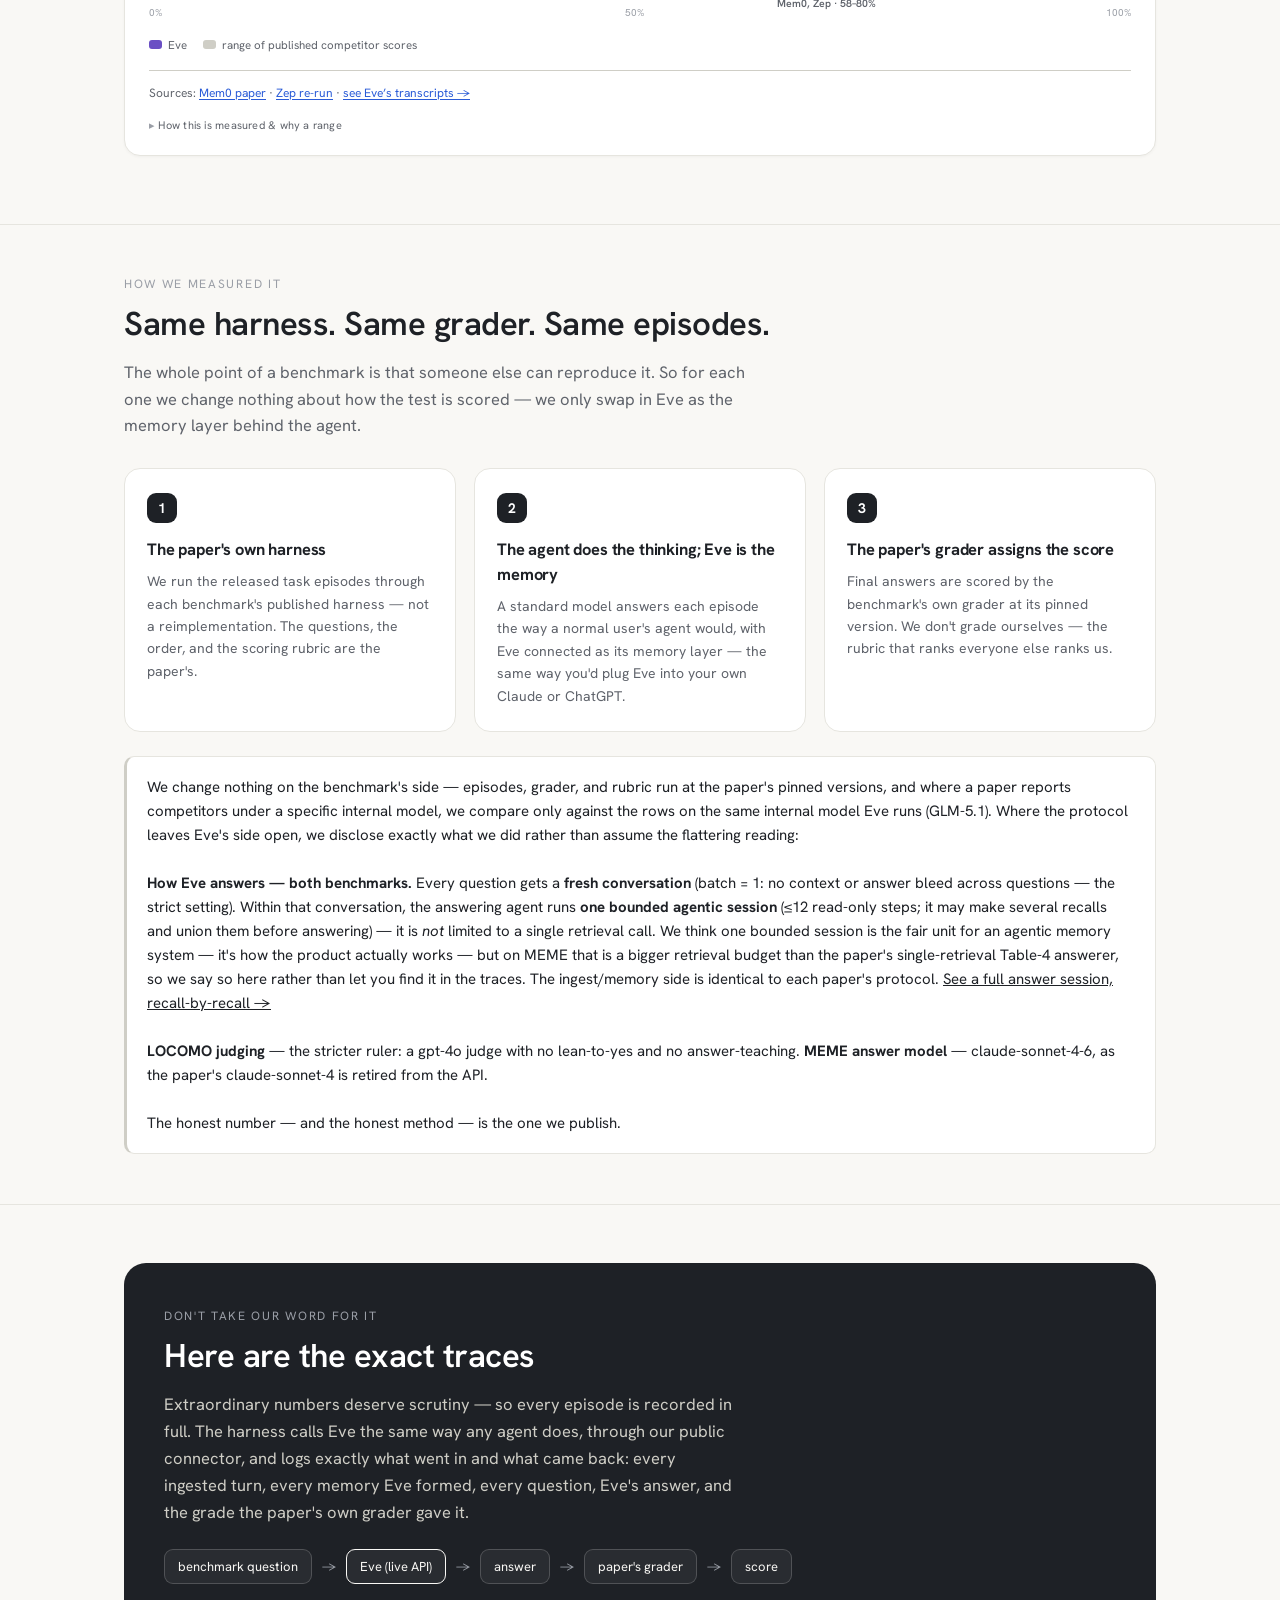
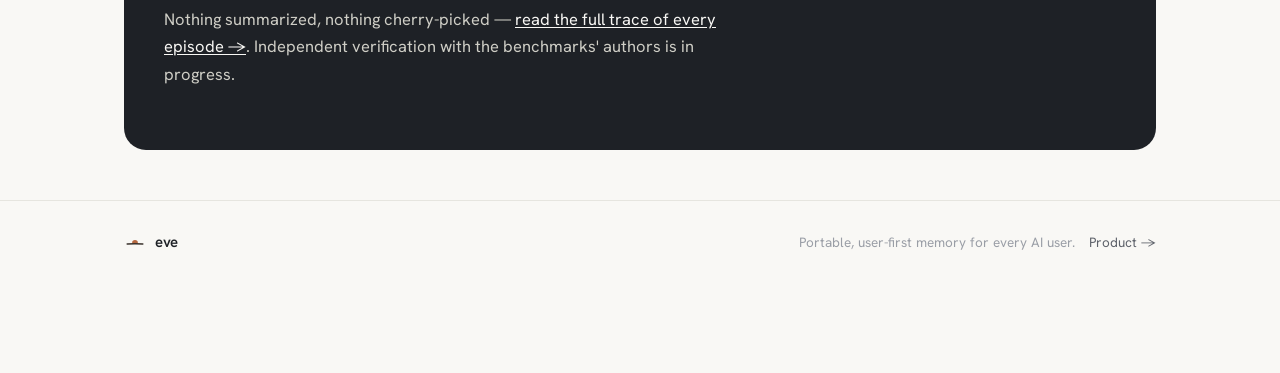
<file: docs/archive/benchmark.html>
<!DOCTYPE html>
<html lang="en">
<head>
<meta charset="UTF-8">
<meta name="viewport" content="width=device-width, initial-scale=1.0">
<title>Eve — benchmarks you can verify</title>
<meta name="description" content="How Eve scores on published memory benchmarks — shown against the range of published competitor scores, each run through the paper's own grader, with the raw transcripts public.">
<meta property="og:title" content="Eve — benchmarks you can verify">
<meta property="og:description" content="Eve's results on published memory benchmarks, run through each paper's own harness — with a reproducible test anyone can check.">
<meta property="og:type" content="website">
<meta property="og:url" content="https://evecortex.com/benchmark.html">
<link rel="canonical" href="benchmark.html">
<link rel="icon" href="eve-mark.svg">
<link rel="preconnect" href="https://fonts.googleapis.com">
<link rel="preconnect" href="https://fonts.gstatic.com" crossorigin>
<link href="https://fonts.googleapis.com/css2?family=Hanken+Grotesk:wght@400;500;600&display=swap" rel="stylesheet">
<link rel="stylesheet" href="tokens.css">
<style>
  :root{
    --bg:var(--v2-ground); --panel:var(--v2-paper); --ink:var(--v2-ink);
    --muted:var(--v2-soft); --faint:var(--v2-faint);
    --line:var(--v2-rule); --line2:var(--v2-rule-mid);
    /* The record drops monospace everywhere outside the connect panel, and its
       reason for that is that the root sets tabular numerals. tokens.css does
       NOT set them, so the numeric columns need it declared here or they lose
       their alignment the moment the mono face goes. */
    font-variant-numeric:tabular-nums;
  }
  *{box-sizing:border-box}
  html{scroll-behavior:smooth}
  body{
    margin:0; font-family:var(--v2-font); background:var(--bg); color:var(--ink);
    -webkit-font-smoothing:antialiased; line-height:1.5;
  }
  a{color:inherit}
  .wrap{max-width:1080px; margin:0 auto; padding:0 24px}


  nav{
    position:sticky; top:0; z-index:20; background:rgba(250,248,245,.86);
    backdrop-filter:saturate(160%) blur(10px); border-bottom:1px solid var(--line);
  }
  nav .wrap{display:flex; align-items:center; gap:14px; height:62px}
  nav .brand{display:flex; align-items:center; gap:10px; font-family:var(--v2-font); font-weight:600; color:var(--v2-ink); font-size:17px; letter-spacing:-.02em; text-decoration:none}
  nav .brand img{width:30px; height:30px}
  nav .spacer{flex:1}
  nav .navlink{font-size:14px; color:var(--muted); text-decoration:none; font-weight:500}
  nav .navlink:hover{color:var(--ink)}
  @media(max-width:640px){ nav .navlink.hide-sm{display:none} }

  .btn{
    display:inline-flex; align-items:center; gap:9px; font-weight:600; font-size:15px;
    text-decoration:none; padding:12px 22px; border-radius:10px; cursor:pointer; border:1px solid transparent;
    transition:transform .12s ease, box-shadow .12s ease, background .12s ease;
  }
  .btn:active{transform:translateY(1px)}
  .btn-primary{background:var(--v2-eve); color:var(--v2-paper); box-shadow:0 6px 18px rgba(106,79,196,.24)}
  .btn-primary:hover{background:var(--v2-ink)}
  .btn-ghost{background:var(--panel); color:var(--ink); border-color:var(--line2)}
  .btn-ghost:hover{border-color:var(--v2-rule-mid)}
  .btn-sm{padding:9px 16px; font-size:14px; border-radius:10px}

  header.hero{padding:72px 0 44px}
  .eyebrow{
    display:inline-flex; align-items:center; gap:8px; font-family:var(--v2-font); font-size:12px; font-weight:400; letter-spacing:.06em; color:var(--v2-ink);
    background:var(--v2-hover); border:1px solid var(--v2-rule-mid); padding:6px 14px; border-radius:999px; margin-bottom:24px;
  }
  h1{
    font-family:var(--v2-font);
    font-size:clamp(34px,5.2vw,54px); line-height:1.07; letter-spacing:-.02em; font-weight:600; margin:0 0 20px; max-width:18ch;
  }
  h1 .grad{color:var(--v2-ink)}
  .lede{font-size:clamp(17px,2.2vw,20px); color:var(--muted); max-width:64ch; margin:0 0 30px; line-height:1.55}
  .cta-row{display:flex; gap:14px; flex-wrap:wrap}

  section{padding:50px 0; border-top:1px solid var(--line)}
  .kicker{font-family:var(--v2-font); font-size:12px; font-weight:400; letter-spacing:.14em; text-transform:uppercase; color:var(--v2-faint); margin-bottom:12px}
  h2{font-family:var(--v2-font); font-size:clamp(25px,3.2vw,33px); line-height:1.14; letter-spacing:-.015em; font-weight:600; margin:0 0 16px}
  .section-lede{font-size:16.5px; color:var(--muted); max-width:70ch; line-height:1.6}
  .section-lede a{color:var(--v2-link); text-decoration:underline; text-underline-offset:2px}

  /* ===== benchmark card + 0–100 range bar (shared design with the trace-viz overview) ===== */
  .bcard{background:var(--panel); border:1px solid var(--line); border-radius:16px; padding:22px 24px; margin-bottom:18px; box-shadow:0 1px 3px rgba(33,30,25,.04)}
  .bcard-top{display:flex; justify-content:space-between; align-items:flex-start; gap:20px; flex-wrap:wrap}
  .bcard .bname{font-family:var(--v2-font); font-size:20px; font-weight:600; letter-spacing:-.01em}
  .bcard .bblurb{font-size:13.5px; color:var(--muted); line-height:1.5; margin-top:6px; max-width:520px}
  .bcard .bscore{text-align:right; flex:none}
  .bcard .bscore .blab{font-family:var(--v2-font); font-size:9.5px; text-transform:uppercase; letter-spacing:.6px; color:var(--faint); font-weight:700; display:block; margin-bottom:3px}
  .bcard .bscore .bpct{font-family:var(--v2-font); font-size:34px; font-weight:600; color:var(--v2-eve); line-height:1; font-variant-numeric:tabular-nums}
  .bcard .bscore .bfr{font-size:12px; color:var(--faint); font-weight:500; margin-top:3px}
  .rbar{margin-top:22px}
  .rbar-scale{position:relative; height:46px; margin:16px 0 4px}
  .rbar-track{position:absolute; top:28px; left:0; right:0; height:8px; border-radius:5px; background:var(--v2-rule)}
  .rbar-band{position:absolute; top:27px; height:10px; border-radius:5px; background:var(--v2-rule-mid); border:1px solid var(--v2-faint)}
  .rbar-eve{position:absolute; top:19px; width:3px; height:26px; border-radius:2px; background:var(--v2-eve); z-index:2}
  .rbar-eve-lab{position:absolute; top:-1px; transform:translateX(-50%); font-size:11.5px; font-weight:700; color:var(--v2-eve); white-space:nowrap; z-index:2}
  .rbar-band-lab{position:absolute; top:41px; transform:translateX(-50%); font-size:10.5px; color:var(--muted); font-weight:600; white-space:nowrap}
  .rbar-ticks{display:flex; justify-content:space-between; font-size:10px; color:var(--faint)}
  .rbar-legend{display:flex; gap:16px; flex-wrap:wrap; font-size:11.5px; color:var(--muted); margin-top:16px}
  .rbar-legend .rl{display:inline-flex; align-items:center; gap:6px}
  .rbar-legend i{width:13px; height:9px; border-radius:3px; display:inline-block; flex:none}
  .bcard .bsrc{font-size:12px; color:var(--muted); line-height:1.6; margin-top:16px; padding-top:13px; border-top:1px solid var(--line2)}
  /* per-task breakdown table (MEME vs Table 4, matched-internal-LLM rows) */
  .btask{margin-top:18px; overflow-x:auto}
  .btask-cap{font-family:var(--v2-font); font-size:11px; letter-spacing:.02em; color:var(--muted); margin-bottom:8px}
  table.btask-t{border-collapse:collapse; width:100%; font-size:13px; min-width:520px}
  .btask-t th{font-family:var(--v2-font); font-size:10.5px; letter-spacing:.04em; color:var(--faint); font-weight:400; text-align:right; padding:5px 8px; border-bottom:1px solid var(--line2)}
  .btask-t th:first-child{text-align:left}
  .btask-t td{padding:6px 8px; text-align:right; color:var(--muted); border-bottom:1px solid var(--line); font-variant-numeric:tabular-nums}
  .btask-t td:first-child{text-align:left; font-weight:600; color:var(--ink)}
  .btask-t td.best{font-weight:700; color:var(--ink)}
  .btask-t tr.eve-row td{background:rgba(106,79,196,.07)}
  .btask-t tr.eve-row td:first-child{color:var(--v2-eve)}
  .btask-note{font-size:11.5px; color:var(--faint); margin-top:8px; line-height:1.55}
  .bcard .bsrc a{color:var(--v2-link); text-decoration:underline; text-underline-offset:2px}
  .bcard details.bwhy{margin-top:14px}
  .bcard details.bwhy > summary{cursor:pointer; font-family:var(--v2-font); font-size:11px; letter-spacing:.02em; color:var(--muted); list-style:none}
  .bcard details.bwhy > summary::-webkit-details-marker{display:none}
  .bcard details.bwhy > summary::before{content:'▸ '; color:var(--faint)}
  .bcard details.bwhy[open] > summary::before{content:'▾ '}
  .bcard details.bwhy .bwhy-body{margin-top:11px; font-size:12.5px; color:var(--muted); line-height:1.65}
  .bcard details.bwhy .bwhy-body b{color:var(--ink); font-weight:600}

  /* methodology steps */
  .steps{display:grid; grid-template-columns:repeat(3,1fr); gap:18px; margin-top:30px; counter-reset:step}
  @media(max-width:820px){ .steps{grid-template-columns:1fr} }
  .step{position:relative; background:var(--panel); border:1px solid var(--line); border-radius:16px; padding:24px 22px}
  .step::before{
    counter-increment:step; content:counter(step); display:grid; place-items:center;
    width:30px; height:30px; border-radius:9px; background:var(--ink); color:var(--v2-paper); font-weight:700; font-size:14px; margin-bottom:14px;
  }
  .step h3{font-size:16.5px; margin:0 0 8px; letter-spacing:-.01em}
  .step p{margin:0; color:var(--muted); font-size:14px; line-height:1.6}

  /* verify band */
  .band{background:var(--ink); color:var(--v2-ground); border-radius:22px; padding:44px 40px; margin-top:8px}
  .band .kicker{color:var(--v2-faint)}
  .band h2{color:var(--v2-paper)}
  .band p{color:var(--v2-rule-mid); font-size:16.5px; max-width:64ch; line-height:1.65; margin:0 0 18px}
  .band .chain{display:flex; align-items:center; gap:10px; flex-wrap:wrap; margin:22px 0 4px; font-family:var(--v2-font); font-size:13px}
  .band .chain .node{color:var(--v2-ground); border:1px solid rgba(255,255,255,.18); background:rgba(255,255,255,.05); padding:7px 13px; border-radius:9px}
  .band .chain .arrow{color:var(--v2-faint)}
  .band .chain .box{border-color:var(--v2-ground); color:var(--v2-ground)}
  .band a.req{color:var(--v2-ground); text-decoration:underline; text-underline-offset:2px}

  .callout{background:var(--panel); border:1px solid var(--line); border-left:3px solid var(--v2-rule-mid); border-radius:10px; padding:18px 20px; margin-top:24px; font-size:15px; color:var(--ink); line-height:1.6}
  .callout strong{color:var(--v2-ink)}

  footer{border-top:1px solid var(--line); padding:30px 0 56px; color:var(--faint); font-size:13.5px}
  footer .wrap{display:flex; align-items:center; gap:14px; flex-wrap:wrap}
  footer .spacer{flex:1}
  footer a{color:var(--muted); text-decoration:none}
  footer a:hover{color:var(--ink)}
</style>
</head>
<body>

<nav>
  <div class="wrap">
    <a class="brand" href="about.html"><img src="eve-mark.svg" alt="Eve"><span>eve</span></a>
    <div class="spacer"></div>
    <a class="navlink hide-sm" href="about.html">Product</a>
    <a class="navlink hide-sm" href="#results">Results</a>
    <a class="navlink hide-sm" href="#how">Methodology</a>
    <a class="navlink hide-sm" href="https://eve-benchmarks.fly.dev" target="_blank" rel="noopener">Traces ↗</a>
    <a class="navlink" href="#verify">Verify</a>
    <a class="btn btn-primary btn-sm" href="../">Download</a>
  </div>
</nav>

<header class="hero">
  <div class="wrap">
    <div class="eyebrow">✦ Benchmarks, run honestly</div>
    <h1>How well does Eve <span class="grad">remember?</span></h1>
    <p class="lede">
      We run Eve on the public memory benchmarks the field uses — each scored by the benchmark's own grader —
      and show it against the range of published competitor scores. Every number is backed by the unedited
      transcripts, so you can check each one yourself.
    </p>
    <div class="cta-row">
      <a class="btn btn-primary" href="#results">See where Eve stands</a>
      <a class="btn btn-ghost" href="#verify">How to verify it</a>
    </div>
  </div>
</header>

<!-- RESULTS: range-bar cards, shared design with the trace-viz overview -->
<section id="results">
  <div class="wrap">
    <div class="kicker">Where Eve stands</div>
    <h2>Eve against the field, on each benchmark's own scoreboard</h2>
    <p class="section-lede">
      Reported memory-benchmark scores vary widely by grader and subset, so we show competitors as the
      <strong>range of their published numbers</strong> rather than one cherry-picked figure — and mark where
      Eve lands. Each card links to the raw transcripts behind Eve's score.
    </p>
    <div id="benchmarks"><!-- rendered by the OVERVIEW script --></div>
  </div>
</section>

<!-- METHODOLOGY -->
<section id="how">
  <div class="wrap">
    <div class="kicker">How we measured it</div>
    <h2>Same harness. Same grader. Same episodes.</h2>
    <p class="section-lede">
      The whole point of a benchmark is that someone else can reproduce it. So for each one we change nothing
      about how the test is scored — we only swap in Eve as the memory layer behind the agent.
    </p>
    <div class="steps">
      <div class="step">
        <h3>The paper's own harness</h3>
        <p>We run the released task episodes through each benchmark's published harness — not a
          reimplementation. The questions, the order, and the scoring rubric are the paper's.</p>
      </div>
      <div class="step">
        <h3>The agent does the thinking; Eve is the memory</h3>
        <p>A standard model answers each episode the way a normal user's agent would, with Eve connected as
          its memory layer — the same way you'd plug Eve into your own Claude or ChatGPT.</p>
      </div>
      <div class="step">
        <h3>The paper's grader assigns the score</h3>
        <p>Final answers are scored by the benchmark's own grader at its pinned version. We don't grade
          ourselves — the rubric that ranks everyone else ranks us.</p>
      </div>
    </div>
    <div class="callout">
      We change nothing on the benchmark's side — episodes, grader, and rubric run at the paper's pinned
      versions, and where a paper reports competitors under a specific internal model, we compare only against
      the rows on the same internal model Eve runs (GLM-5.1). Where the protocol leaves Eve's side open, we
      disclose exactly what we did rather than assume the flattering reading:
      <br><br>
      <strong>How Eve answers — both benchmarks.</strong> Every question gets a <strong>fresh conversation</strong>
      (batch&nbsp;=&nbsp;1: no context or answer bleed across questions — the strict setting). Within that
      conversation, the answering agent runs <strong>one bounded agentic session</strong> (≤12 read-only steps;
      it may make several recalls and union them before answering) — it is <em>not</em> limited to a single
      retrieval call. We think one bounded session is the fair unit for an agentic memory system — it's how the
      product actually works — but on MEME that is a bigger retrieval budget than the paper's single-retrieval
      Table-4 answerer, so we say so here rather than let you find it in the traces. The ingest/memory side is
      identical to each paper's protocol.
      <a class="req" href="https://eve-benchmarks.fly.dev/?run=meme#sessions" target="_blank" rel="noopener">See a full answer session, recall-by-recall →</a>
      <br><br>
      <strong>LOCOMO judging</strong> — the stricter ruler: a gpt-4o judge with no lean-to-yes and no
      answer-teaching. <strong>MEME answer model</strong> — claude-sonnet-4-6, as the paper's claude-sonnet-4
      is retired from the API.
      <br><br>
      The honest number — and the honest method — is the one we publish.
    </div>
  </div>
</section>

<!-- VERIFY IT YOURSELF -->
<section id="verify">
  <div class="wrap">
    <div class="band">
      <div class="kicker">Don't take our word for it</div>
      <h2>Here are the exact traces</h2>
      <p>
        Extraordinary numbers deserve scrutiny — so every episode is recorded in full. The harness calls
        Eve the same way any agent does, through our public connector, and logs exactly what went in and
        what came back: every ingested turn, every memory Eve formed, every question, Eve's answer, and the
        grade the paper's own grader gave it.
      </p>
      <div class="chain">
        <span class="node">benchmark question</span>
        <span class="arrow">→</span>
        <span class="node box">Eve (live API)</span>
        <span class="arrow">→</span>
        <span class="node">answer</span>
        <span class="arrow">→</span>
        <span class="node">paper's grader</span>
        <span class="arrow">→</span>
        <span class="node">score</span>
      </div>
      <p style="margin-top:22px">
        Nothing summarized, nothing cherry-picked — <a class="req" href="https://eve-benchmarks.fly.dev" target="_blank" rel="noopener">read the full trace of every episode →</a>.
        Independent verification with the benchmarks' authors is in progress.
      </p>
    </div>
  </div>
</section>

<footer>
  <div class="wrap">
    <a class="brand" href="about.html" style="display:flex; align-items:center; gap:9px; font-family:var(--v2-font); font-weight:600; color:var(--ink); text-decoration:none; font-size:15px; letter-spacing:-.02em"><img src="eve-mark.svg" alt="" style="width:22px;height:22px"><span>eve</span></a>
    <div class="spacer"></div>
    <span>Portable, user-first memory for every AI user.</span>
    <a href="about.html">Product →</a>
  </div>
</footer>

<script>
/* Benchmark overview — SHARED range-bar card design with the trace-viz (joist's
 * OVERVIEW). Competitor figures are shown as honest RANGES (reported memory-
 * benchmark scores vary widely by grader/subset); all cited. Long "how measured"
 * notes live under a per-card toggle. Transcript links point OUT to the viz —
 * this page is the marketing overview; the viz is the receipts.
 * Numbers match the viz to the character (CA26.1/competitor-benchmark-ranges.md).
 */
const VIZ_BASE = 'https://eve-benchmarks.fly.dev';
const OVERVIEW = {
  benchmarks: [
    { id:'meme', name:'MEME',
      blurb:"The hard test of memory maintenance: when a stored fact changes, does the system update it, cascade the change to everything that depended on it, and stop reporting the old value? (Released 2026.)",
      eve:74.8, eveFrac:"104 / 139 correct",
      band:{low:3, high:42}, bandNames:"Mem0, Graphiti, MD-flat",
      note:"MEME is new — no memory vendor has self-published results. In the paper's comparison run on the same internal model as Eve (GLM-5.1), the memory systems land at <b>3–42%</b> (Graphiti 3%, Mem0 34%, MD-flat 42%) — every one collapses on dependency reasoning. Eve's dependency-task scores are <b>Deletion 80, Cascade 75, Absence 63</b> (per-task table above — best or tied-best in every column; MD-flat ties Eve on ER), and Eve is the first system we've seen clear <b>70% overall</b>. How Eve's answers were produced — including the bounded agentic answerer — is disclosed in Methodology below.",
      srcLinks:'<a href="https://arxiv.org/abs/2605.12477" target="_blank" rel="noopener">MEME paper (arXiv 2605.12477)</a>',
      taskTable:{
        caption:'Per-task accuracy · vs the paper’s Table 4 (internal-LLM swap), GLM-5.1 rows only',
        cols:['ER','Agg','Tr','Del','Cas','Abs','Overall'],
        rows:[
          {name:'Eve',      vals:[90,75,70,80,75,63,74.8], eve:true},
          {name:'MD-flat',  vals:[90,45,25,70,13,11,42]},
          {name:'Mem0',     vals:[85,65,30,15, 7, 0,34]},
          {name:'Graphiti', vals:[10, 0, 0, 5, 3, 0, 3]},
        ],
        note:'GLM-5.1 is the same internal model Eve runs, so these are the like-for-like rows — same 20-episode subset, same answer call, same grader as the paper. Task abbreviations per the paper (Del = deletion, Cas = cascade, Abs = absence — the dependency-reasoning tasks the paper calls “unsolved at practical cost”). Best score per column in bold.'
      } },
    { id:'locomo', name:'LOCOMO',
      blurb:"Long-conversation recall: answer questions about facts scattered across a months-long, multi-session chat. The standard benchmark every memory vendor reports on.",
      eve:71.4, eveFrac:"1100 / 1540 · gpt-4o judge",
      band:{low:58, high:80}, bandNames:"Mem0, Zep",
      note:"On the comparable LLM-as-judge protocol (the 4 validated LOCOMO categories — what Mem0 and Zep both report), published scores span <b>~58–80%</b> and are hotly disputed (Mem0 67–68%; Zep 58% to 80% depending on retrieval budget and whose re-run you trust). Eve's <b>71.4%</b> lands in the upper range, above Mem0's best published number. <b>It is also the honest number on this bar</b> — Eve is graded under a stricter ruler than the competitor figures beside it: a gpt-4o judge with no lean-to-yes, no answer-teaching or dataset-keyed equivalence rules, and every question answered in a fresh conversation (no cross-question context; retrieval within a question is a bounded agentic read-session — see Methodology). On a matched-regime spot-check — scoring Eve's same memory under Mem0's own published answering + judging rules — one conversation (conv-26) rose from 68.4% to 79.6%; we have not run that normalization across the full set. (Mem0's 92.5% and Supermemory's retrieval-only figures use non-comparable setups, so they're not on this bar.)",
      srcLinks:'<a href="https://arxiv.org/html/2504.19413v1" target="_blank" rel="noopener">Mem0 paper</a> · <a href="https://blog.getzep.com/lies-damn-lies-statistics-is-mem0-really-sota-in-agent-memory/" target="_blank" rel="noopener">Zep re-run</a>' },
  ],
};
function esc(s){return String(s).replace(/[&<>"]/g,function(c){return{'&':'&amp;','<':'&lt;','>':'&gt;','"':'&quot;'}[c];});}
function rangeBarHTML(b){
  var clamp=function(v){return Math.max(2,Math.min(98,v));};
  var e=clamp(b.eve);
  var band='';
  if(b.band){
    var lo=clamp(b.band.low), hi=clamp(b.band.high), mid=(lo+hi)/2;
    band='<div class="rbar-band" style="left:'+lo+'%;width:'+(hi-lo)+'%"></div>'+
      '<div class="rbar-band-lab" style="left:'+mid+'%">'+esc(b.bandNames)+' · '+b.band.low+'–'+b.band.high+'%</div>';
  }
  return '<div class="rbar"><div class="rbar-scale">'+
    '<div class="rbar-track"></div>'+band+
    '<div class="rbar-eve" style="left:'+e+'%"></div>'+
    '<div class="rbar-eve-lab" style="left:'+e+'%">Eve '+b.eve+'%</div>'+
    '</div><div class="rbar-ticks"><span>0%</span><span>50%</span><span>100%</span></div>'+
    (b.band?'<div class="rbar-legend">'+
      '<span class="rl"><i style="background:var(--v2-eve)"></i>Eve</span>'+
      '<span class="rl"><i style="background:var(--v2-rule-mid)"></i>range of published competitor scores</span>'+
     '</div>':'')+'</div>';
}
function taskTableHTML(t){
  if(!t) return '';
  // best value per column (ties both bold), computed not hand-marked
  var best=t.cols.map(function(_,c){return Math.max.apply(null,t.rows.map(function(r){return r.vals[c];}));});
  var head='<tr><th>System</th>'+t.cols.map(function(c){return '<th>'+esc(c)+'</th>';}).join('')+'</tr>';
  var body=t.rows.map(function(r){
    return '<tr'+(r.eve?' class="eve-row"':'')+'><td>'+esc(r.name)+'</td>'+
      r.vals.map(function(v,c){return '<td'+(v===best[c]?' class="best"':'')+'>'+v+'%</td>';}).join('')+'</tr>';
  }).join('');
  return '<div class="btask"><div class="btask-cap">'+esc(t.caption)+'</div>'+
    '<table class="btask-t"><thead>'+head+'</thead><tbody>'+body+'</tbody></table>'+
    (t.note?'<div class="btask-note">'+t.note+'</div>':'')+'</div>';
}
function benchCardHTML(b){
  return '<div class="bcard">'+
    '<div class="bcard-top"><div><div class="bname">'+esc(b.name)+'</div>'+
      '<div class="bblurb">'+esc(b.blurb)+'</div></div>'+
      '<div class="bscore"><span class="blab">Eve</span>'+
        '<div class="bpct">'+b.eve+'%</div><div class="bfr">'+esc(b.eveFrac||'')+'</div></div>'+
    '</div>'+ rangeBarHTML(b)+ taskTableHTML(b.taskTable)+
    '<div class="bsrc">Sources: '+b.srcLinks+
      ' · <a href="'+VIZ_BASE+'/?run='+b.id+'" target="_blank" rel="noopener">see Eve’s transcripts →</a></div>'+
    '<details class="bwhy"><summary>How this is measured &amp; why a range</summary>'+
      '<div class="bwhy-body">'+b.note+'</div></details>'+
    '</div>';
}
(function renderOverview(){
  var host=document.getElementById('benchmarks'); if(!host) return;
  host.innerHTML=OVERVIEW.benchmarks.map(benchCardHTML).join('');
})();
</script>

<div style="height:64px"></div><div style="position:fixed;left:0;right:0;bottom:0;z-index:2147483647;background:#1e2126;color:#f1efeb;font:14px/1.5 -apple-system,BlinkMacSystemFont,Helvetica,Arial,sans-serif;padding:10px 16px;text-align:center">An archived copy of evecortex.com from November 2026. Eve now runs on your Mac: <a href="../" style="color:#f1efeb;font-weight:600">download Eve for Mac</a>. The interactive benchmark charts were served from a separate site that is no longer online.</div></body>
</html>
</file>
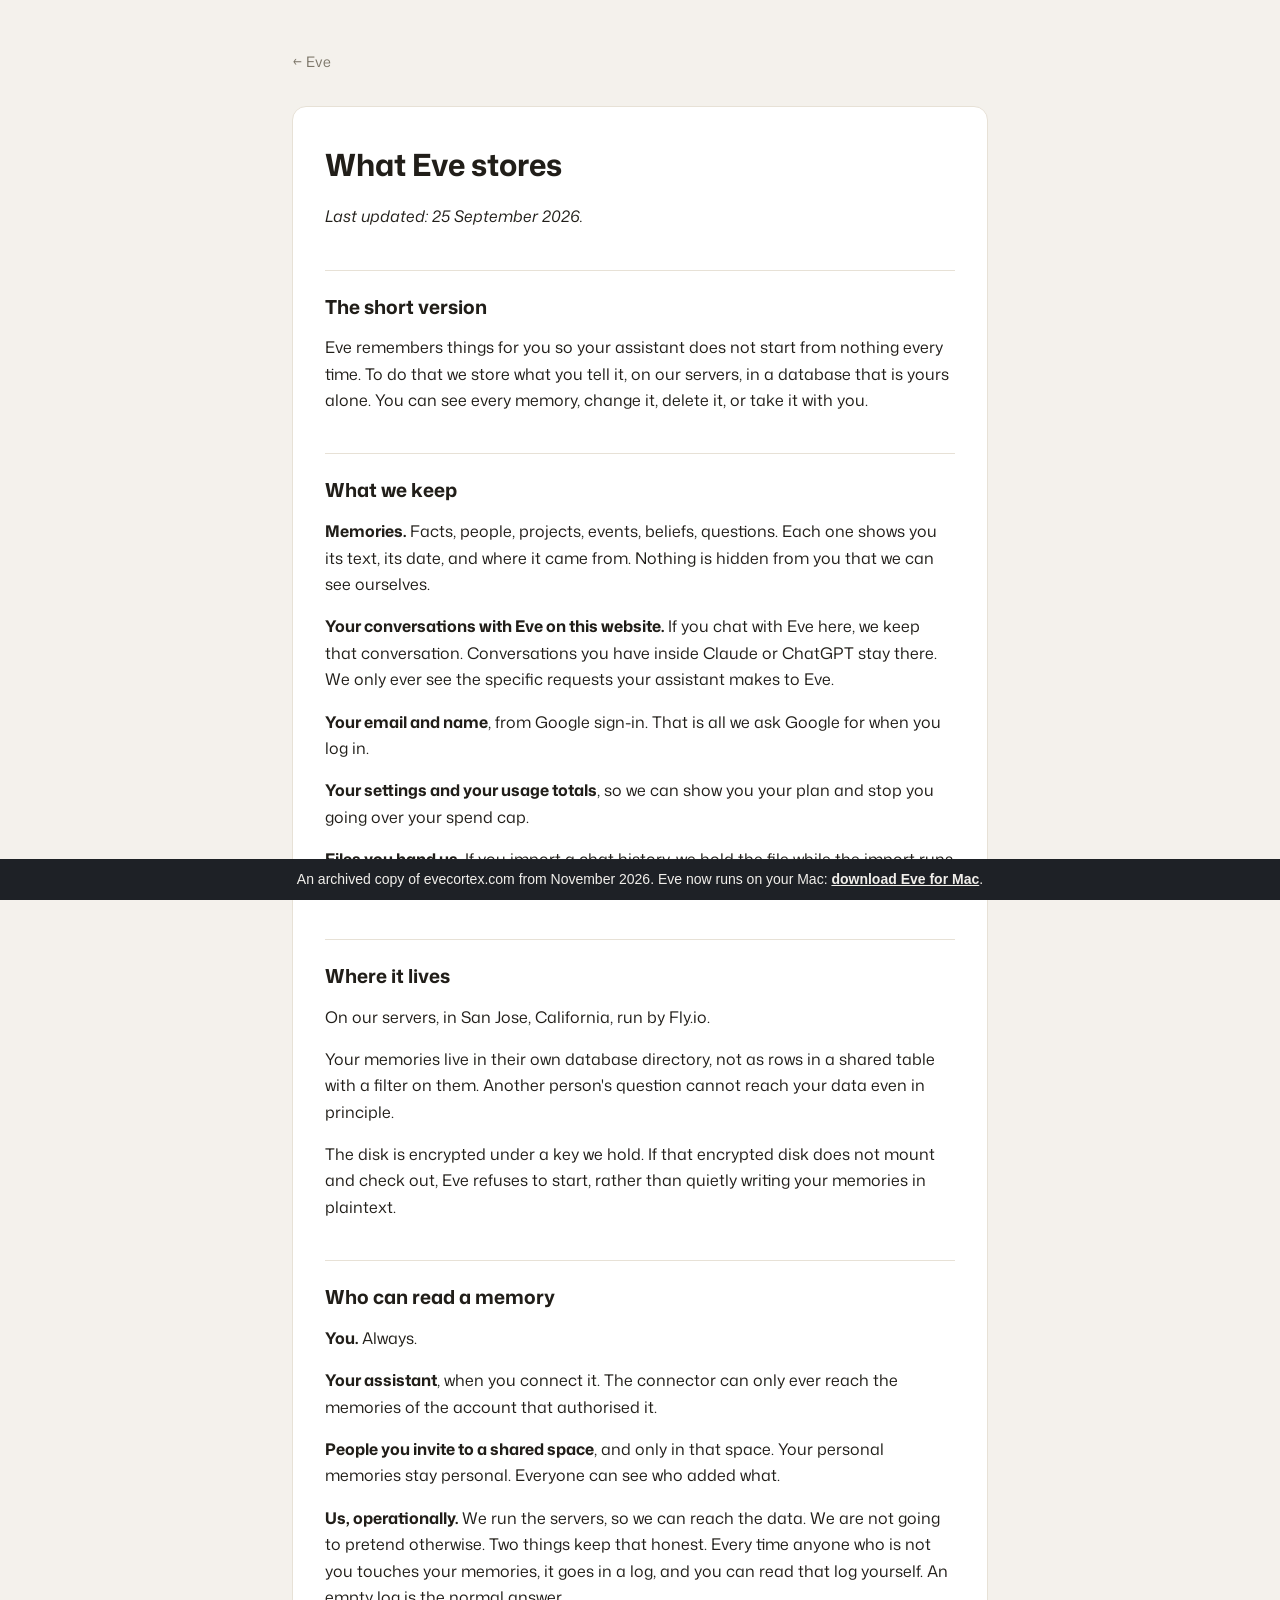
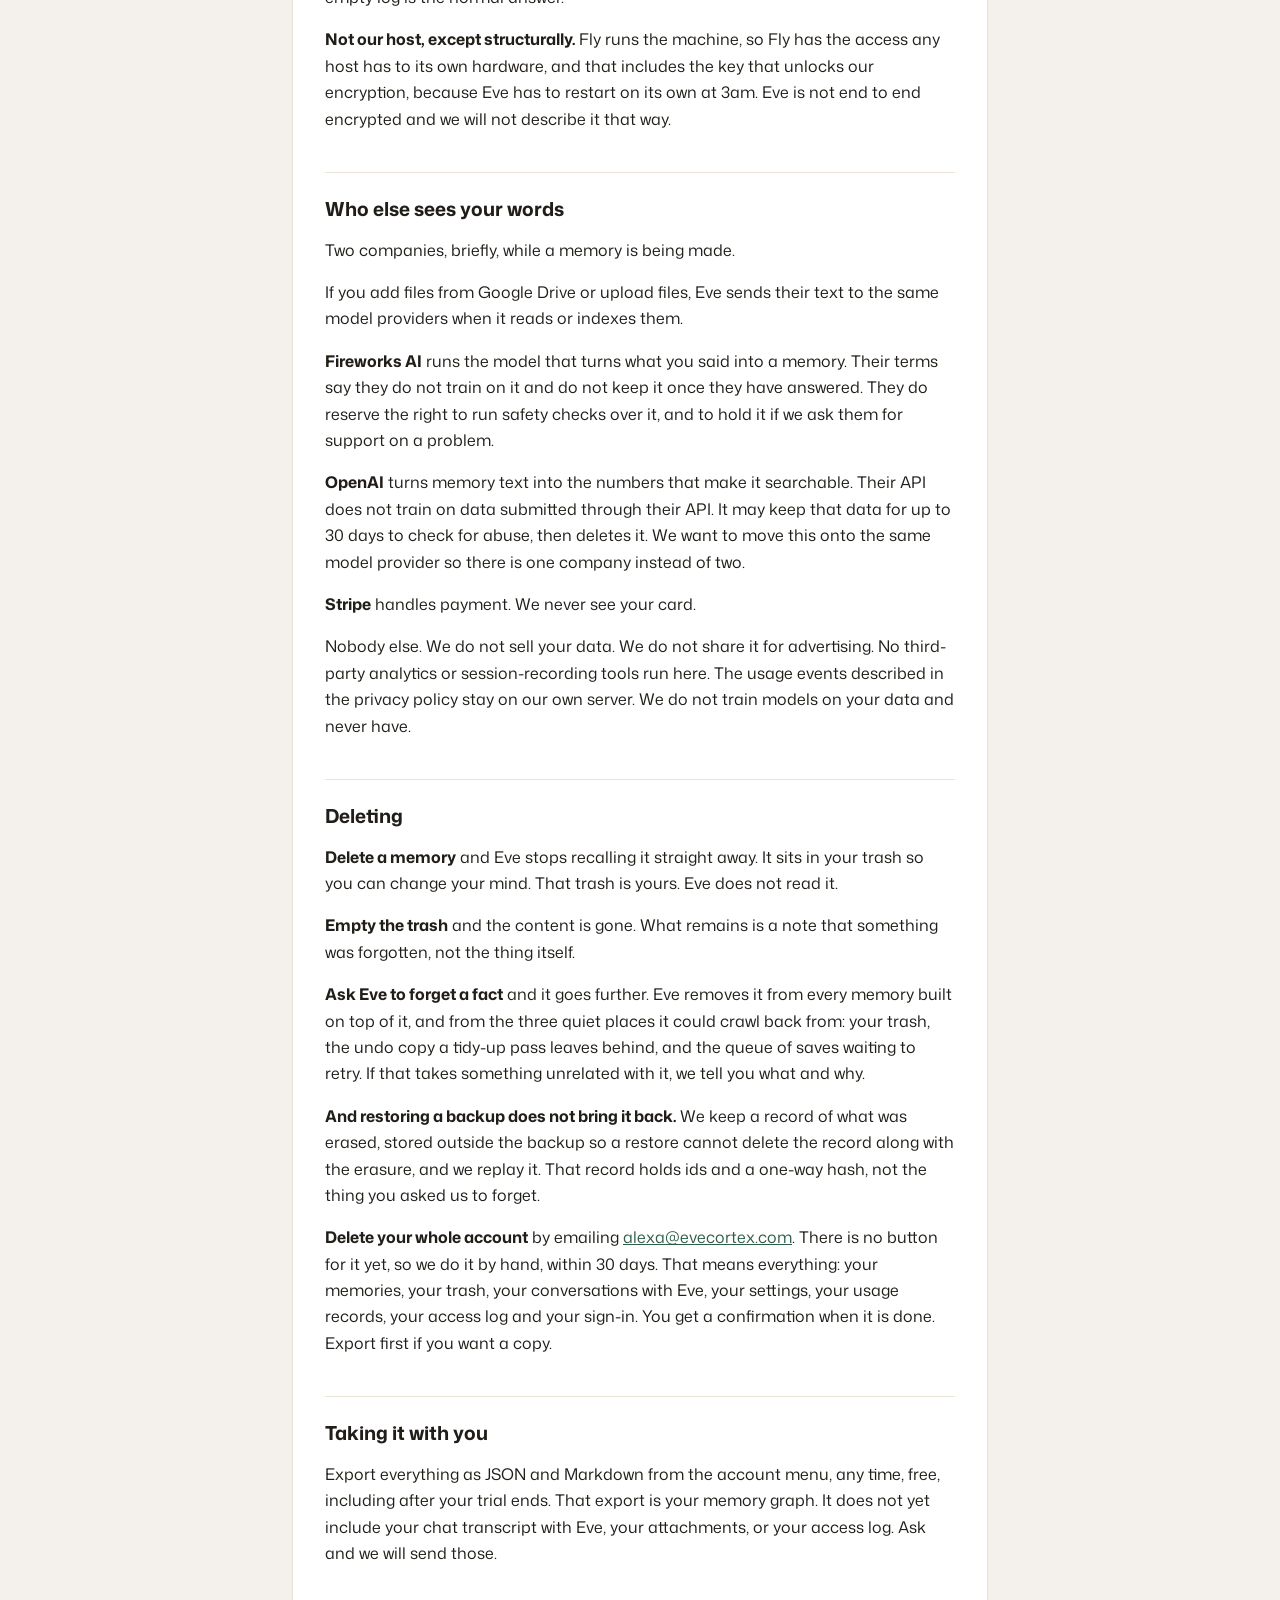
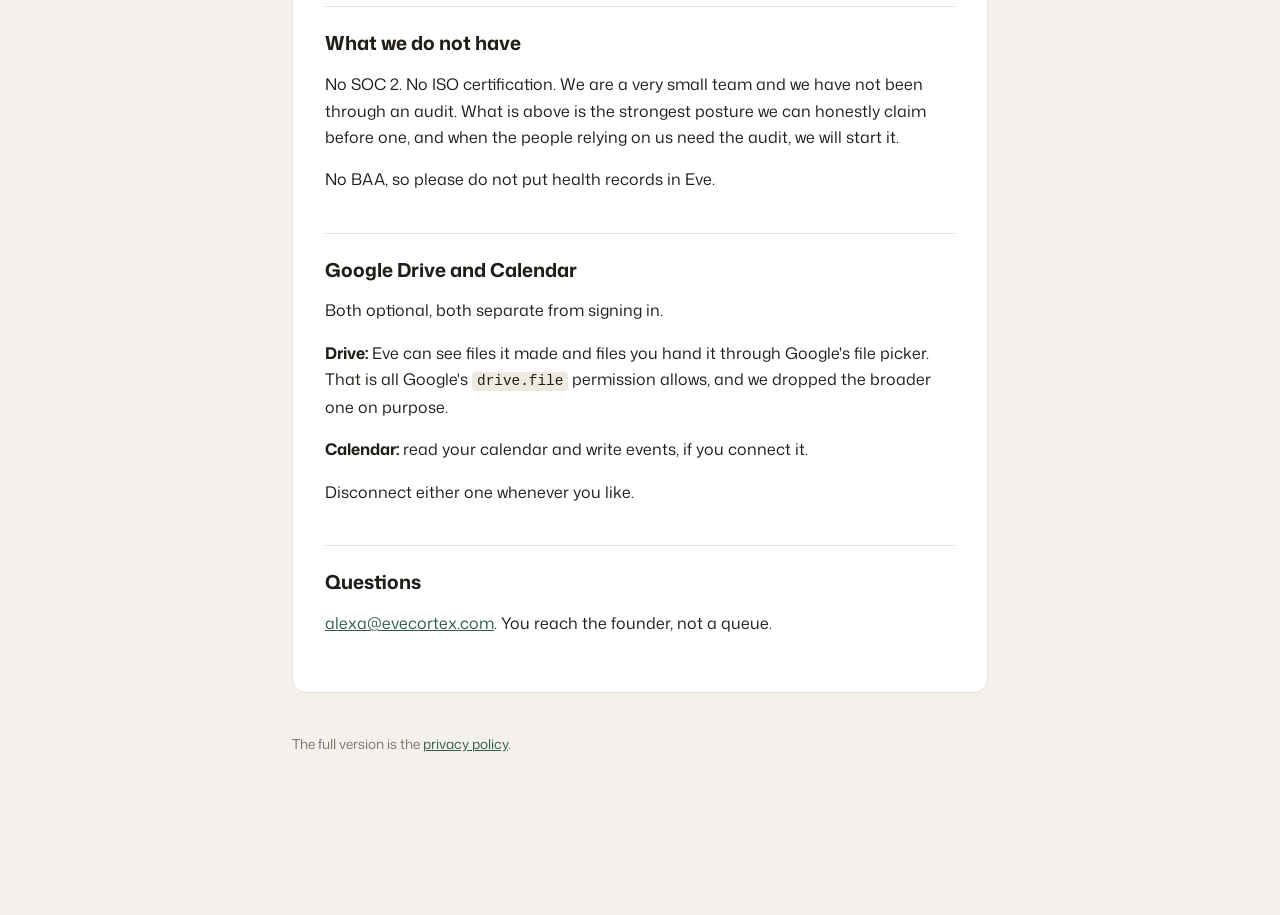
<file: docs/archive/data.html>
<!DOCTYPE html>
<html lang="en">
<head>
<meta charset="UTF-8">
<meta name="viewport" content="width=device-width, initial-scale=1.0">
<title>Eve — what we store</title>
<meta name="description" content="The two-minute version: what Eve keeps, where it lives, who can read it, and how to delete it.">
<link rel="canonical" href="data.html">
<link rel="icon" href="eve-mark.svg">
<link rel="preconnect" href="https://fonts.googleapis.com">
<link rel="preconnect" href="https://fonts.gstatic.com" crossorigin>
<link href="https://fonts.googleapis.com/css2?family=Mona+Sans:wght@400;500;600;700&amp;display=swap" rel="stylesheet">
<!-- GENERATED FILE — do not edit by hand.
     Source: docs/what-eve-stores.md
     Regenerate: python3 scripts/render_legal_pages.py
     tests/test_legal_pages.py fails if this file and its source disagree. -->
<style>
  :root{
    --bg:#f4f1ec; --panel:#fff; --ink:#211e19; --muted:#7b7568;
    --line:#e7e1d6; --accent:#2f5d4a; --warm:#b5673f;
  }
  *{box-sizing:border-box}
  body{margin:0; font-family:'Mona Sans','Inter',system-ui,sans-serif;
        background:var(--bg); color:var(--ink);
        -webkit-font-smoothing:antialiased; line-height:1.65;}
  a{color:var(--accent)}
  .wrap{max-width:46rem; margin:0 auto; padding:3rem 1.25rem 5rem;}
  .home{display:inline-block; margin-bottom:2rem; font-size:.9rem;
         color:var(--muted); text-decoration:none;}
  .home:hover{color:var(--accent)}
  .sheet{background:var(--panel); border:1px solid var(--line);
          border-radius:14px; padding:2.5rem 2rem;}
  h1{font-size:1.9rem; line-height:1.2; margin:0 0 1.25rem;}
  h2{font-size:1.2rem; margin:2.5rem 0 .75rem; padding-top:1.25rem;
      border-top:1px solid var(--line);}
  h3{font-size:1rem; margin:1.75rem 0 .5rem; color:var(--muted);
      text-transform:uppercase; letter-spacing:.04em;}
  p{margin:0 0 1rem}
  code{font-family:ui-monospace,SFMono-Regular,Menlo,monospace; font-size:.9em;
        background:#efeae1; padding:.1em .35em; border-radius:4px;}
  .todo{background:var(--warm); color:#fff; font-weight:600; font-size:.8em;
         letter-spacing:.03em; padding:.1em .45em; border-radius:4px;}
  .note{background:#fdf3ec; border-left:3px solid var(--warm);
         padding:.75rem 1rem; border-radius:0 6px 6px 0;
         font-size:.92rem; color:var(--muted);}
  .foot{margin-top:2.5rem; font-size:.85rem; color:var(--muted);}
  @media (max-width:640px){ .sheet{padding:1.75rem 1.25rem} }
</style>
</head>
<body>
<div class="wrap">
<a class="home" href="./">&larr; Eve</a>
<main class="sheet">
<h1>What Eve stores</h1>
<p><em>Last updated: 25 September 2026.</em></p>
<h2>The short version</h2>
<p>Eve remembers things for you so your assistant does not start from nothing every time. To do that we store what you tell it, on our servers, in a database that is yours alone. You can see every memory, change it, delete it, or take it with you.</p>
<h2>What we keep</h2>
<p><strong>Memories.</strong> Facts, people, projects, events, beliefs, questions. Each one shows you its text, its date, and where it came from. Nothing is hidden from you that we can see ourselves.</p>
<p><strong>Your conversations with Eve on this website.</strong> If you chat with Eve here, we keep that conversation. Conversations you have inside Claude or ChatGPT stay there. We only ever see the specific requests your assistant makes to Eve.</p>
<p><strong>Your email and name</strong>, from Google sign-in. That is all we ask Google for when you log in.</p>
<p><strong>Your settings and your usage totals</strong>, so we can show you your plan and stop you going over your spend cap.</p>
<p><strong>Files you hand us.</strong> If you import a chat history, we hold the file while the import runs and delete it when it finishes, or after seven days if you never finish.</p>
<h2>Where it lives</h2>
<p>On our servers, in San Jose, California, run by Fly.io.</p>
<p>Your memories live in their own database directory, not as rows in a shared table with a filter on them. Another person's question cannot reach your data even in principle.</p>
<p>The disk is encrypted under a key we hold. If that encrypted disk does not mount and check out, Eve refuses to start, rather than quietly writing your memories in plaintext.</p>
<h2>Who can read a memory</h2>
<p><strong>You.</strong> Always.</p>
<p><strong>Your assistant</strong>, when you connect it. The connector can only ever reach the memories of the account that authorised it.</p>
<p><strong>People you invite to a shared space</strong>, and only in that space. Your personal memories stay personal. Everyone can see who added what.</p>
<p><strong>Us, operationally.</strong> We run the servers, so we can reach the data. We are not going to pretend otherwise. Two things keep that honest. Every time anyone who is not you touches your memories, it goes in a log, and you can read that log yourself. An empty log is the normal answer.</p>
<p><strong>Not our host, except structurally.</strong> Fly runs the machine, so Fly has the access any host has to its own hardware, and that includes the key that unlocks our encryption, because Eve has to restart on its own at 3am. Eve is not end to end encrypted and we will not describe it that way.</p>
<h2>Who else sees your words</h2>
<p>Two companies, briefly, while a memory is being made.</p>
<p>If you add files from Google Drive or upload files, Eve sends their text to the same model providers when it reads or indexes them.</p>
<p><strong>Fireworks AI</strong> runs the model that turns what you said into a memory. Their terms say they do not train on it and do not keep it once they have answered. They do reserve the right to run safety checks over it, and to hold it if we ask them for support on a problem.</p>
<p><strong>OpenAI</strong> turns memory text into the numbers that make it searchable. Their API does not train on data submitted through their API. It may keep that data for up to 30 days to check for abuse, then deletes it. We want to move this onto the same model provider so there is one company instead of two.</p>
<p><strong>Stripe</strong> handles payment. We never see your card.</p>
<p>Nobody else. We do not sell your data. We do not share it for advertising. No third-party analytics or session-recording tools run here. The usage events described in the privacy policy stay on our own server. We do not train models on your data and never have.</p>
<h2>Deleting</h2>
<p><strong>Delete a memory</strong> and Eve stops recalling it straight away. It sits in your trash so you can change your mind. That trash is yours. Eve does not read it.</p>
<p><strong>Empty the trash</strong> and the content is gone. What remains is a note that something was forgotten, not the thing itself.</p>
<p><strong>Ask Eve to forget a fact</strong> and it goes further. Eve removes it from every memory built on top of it, and from the three quiet places it could crawl back from: your trash, the undo copy a tidy-up pass leaves behind, and the queue of saves waiting to retry. If that takes something unrelated with it, we tell you what and why.</p>
<p><strong>And restoring a backup does not bring it back.</strong> We keep a record of what was erased, stored outside the backup so a restore cannot delete the record along with the erasure, and we replay it. That record holds ids and a one-way hash, not the thing you asked us to forget.</p>
<p><strong>Delete your whole account</strong> by emailing <a href="mailto:alexa@evecortex.com">alexa@evecortex.com</a>. There is no button for it yet, so we do it by hand, within 30 days. That means everything: your memories, your trash, your conversations with Eve, your settings, your usage records, your access log and your sign-in. You get a confirmation when it is done. Export first if you want a copy.</p>
<h2>Taking it with you</h2>
<p>Export everything as JSON and Markdown from the account menu, any time, free, including after your trial ends. That export is your memory graph. It does not yet include your chat transcript with Eve, your attachments, or your access log. Ask and we will send those.</p>
<h2>What we do not have</h2>
<p>No SOC 2. No ISO certification. We are a very small team and we have not been through an audit. What is above is the strongest posture we can honestly claim before one, and when the people relying on us need the audit, we will start it.</p>
<p>No BAA, so please do not put health records in Eve.</p>
<h2>Google Drive and Calendar</h2>
<p>Both optional, both separate from signing in.</p>
<p><strong>Drive:</strong> Eve can see files it made and files you hand it through Google's file picker. That is all Google's <code>drive.file</code> permission allows, and we dropped the broader one on purpose.</p>
<p><strong>Calendar:</strong> read your calendar and write events, if you connect it.</p>
<p>Disconnect either one whenever you like.</p>
<h2>Questions</h2>
<p><a href="mailto:alexa@evecortex.com">alexa@evecortex.com</a>. You reach the founder, not a queue.</p>
</main>
<p class="foot">The full version is the <a href="privacy.html">privacy policy</a>.</p>
</div>
<div style="height:64px"></div><div style="position:fixed;left:0;right:0;bottom:0;z-index:2147483647;background:#1e2126;color:#f1efeb;font:14px/1.5 -apple-system,BlinkMacSystemFont,Helvetica,Arial,sans-serif;padding:10px 16px;text-align:center">An archived copy of evecortex.com from November 2026. Eve now runs on your Mac: <a href="../" style="color:#f1efeb;font-weight:600">download Eve for Mac</a>.</div></body>
</html>
</file>
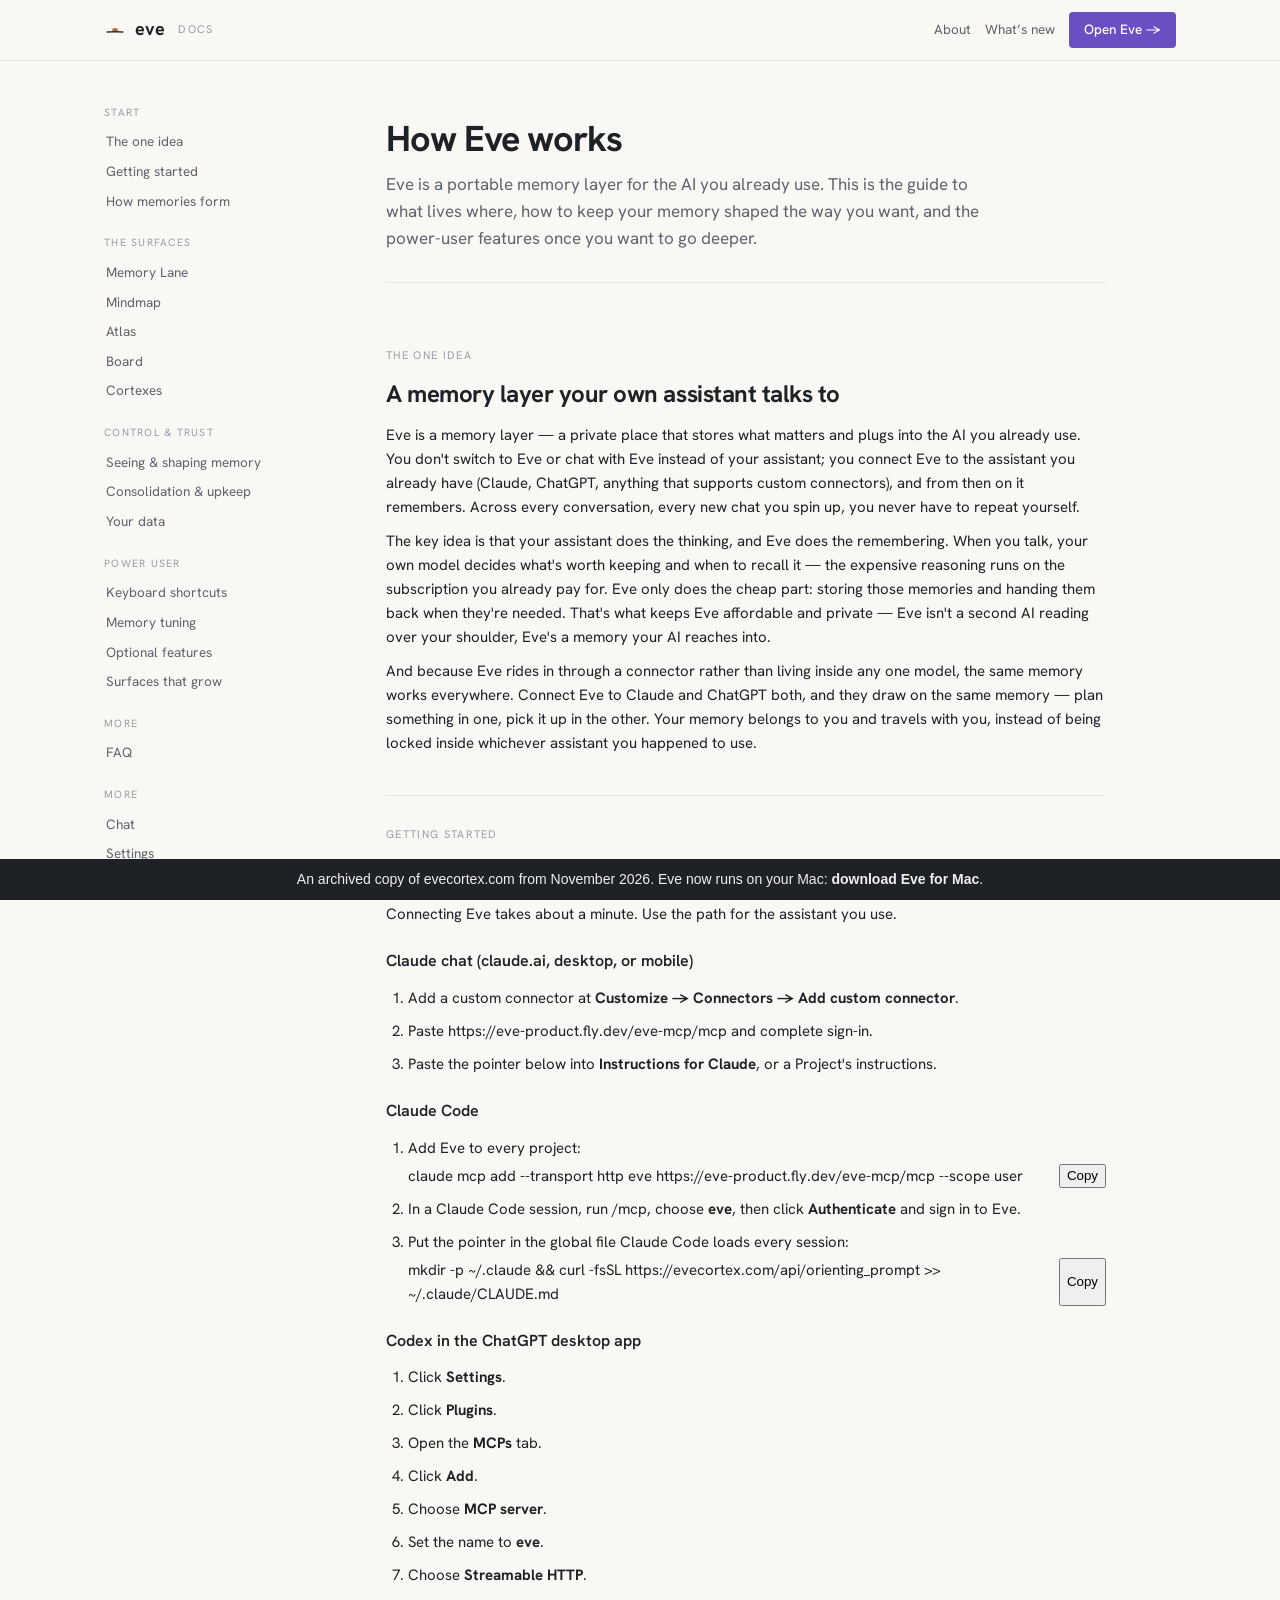
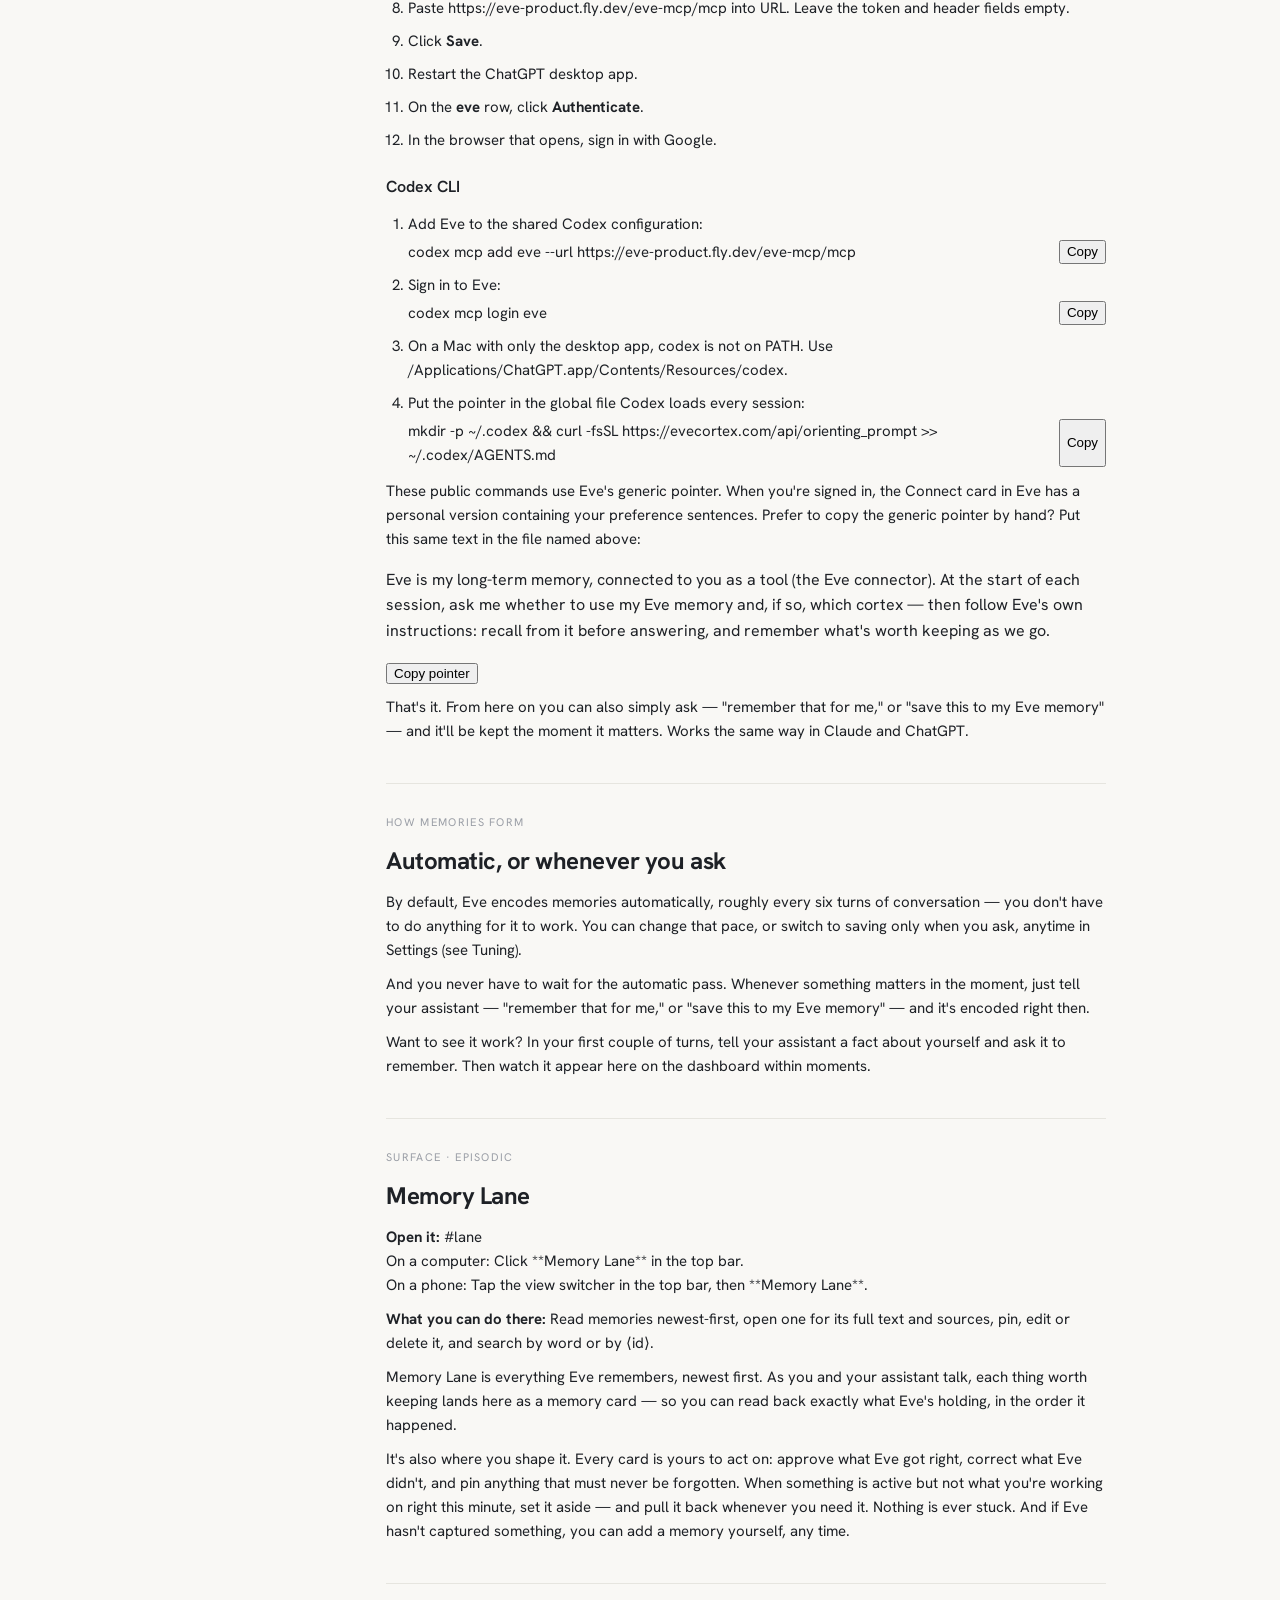
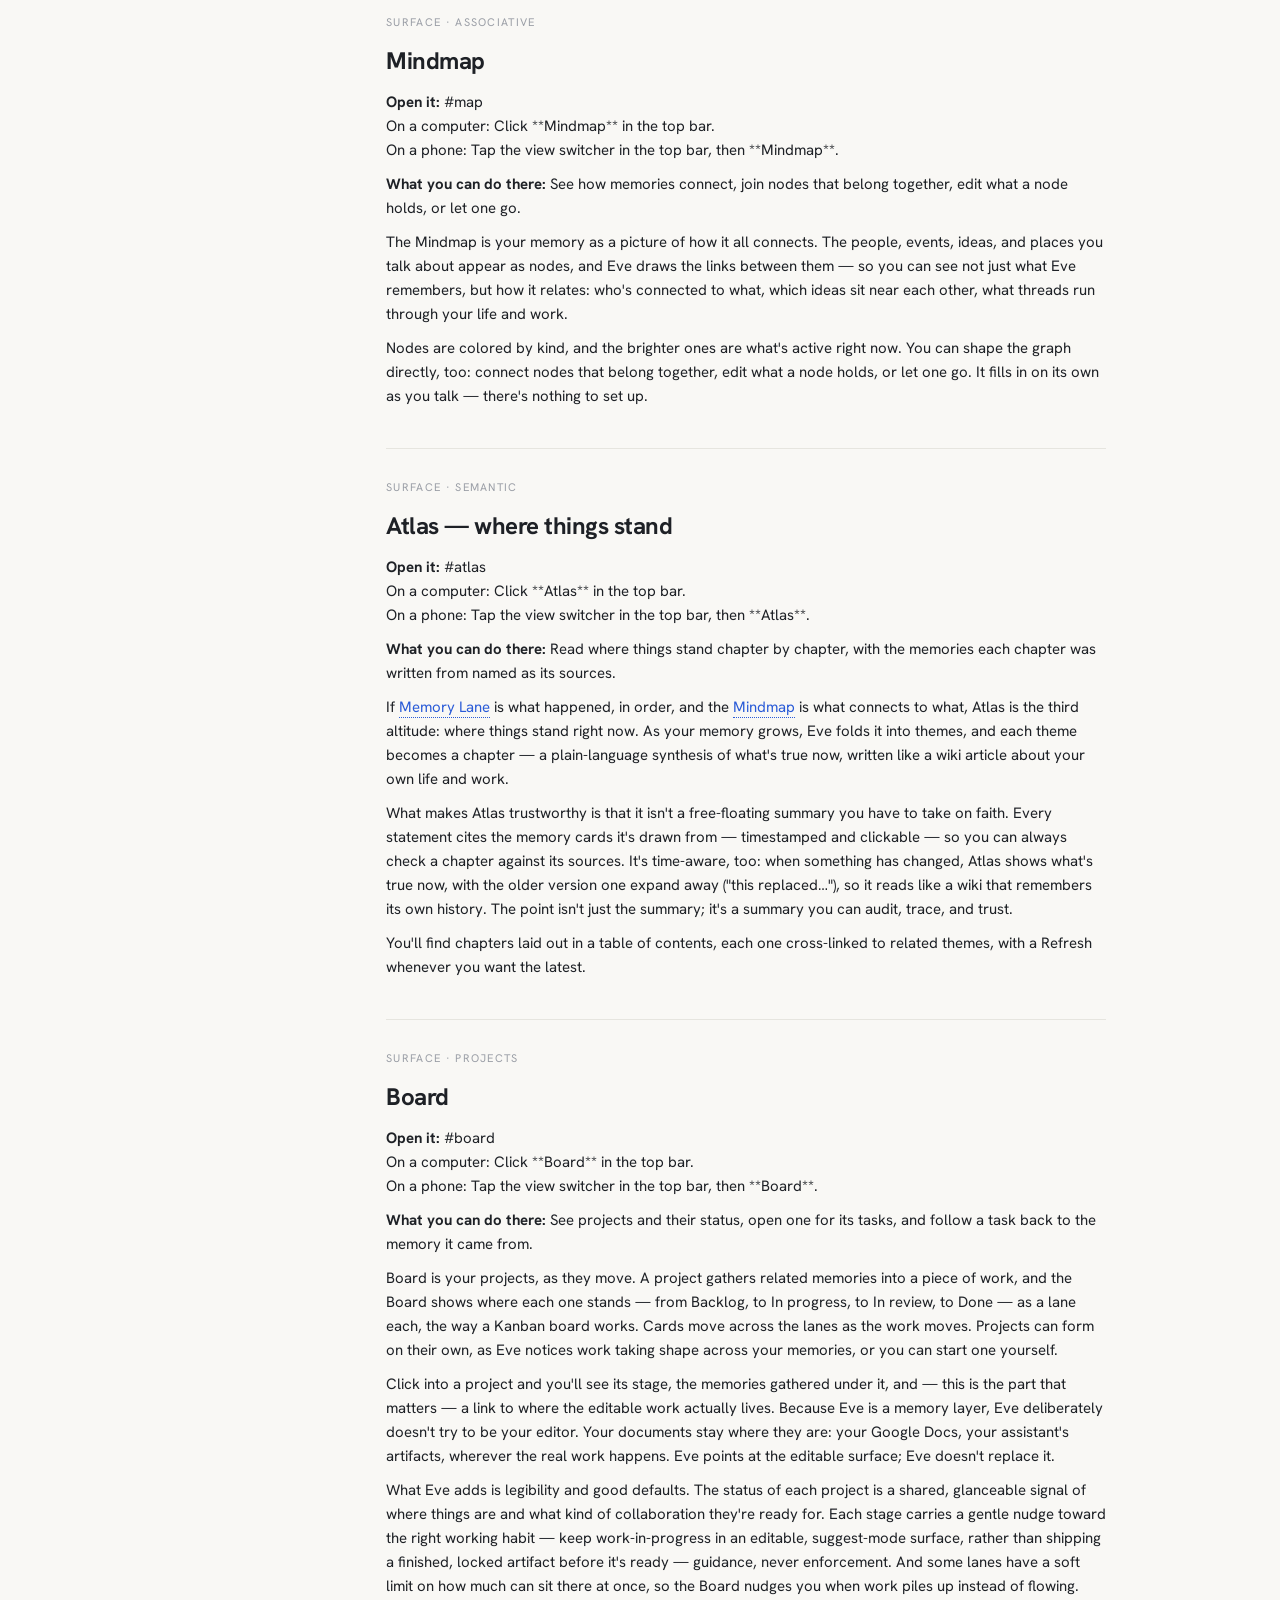
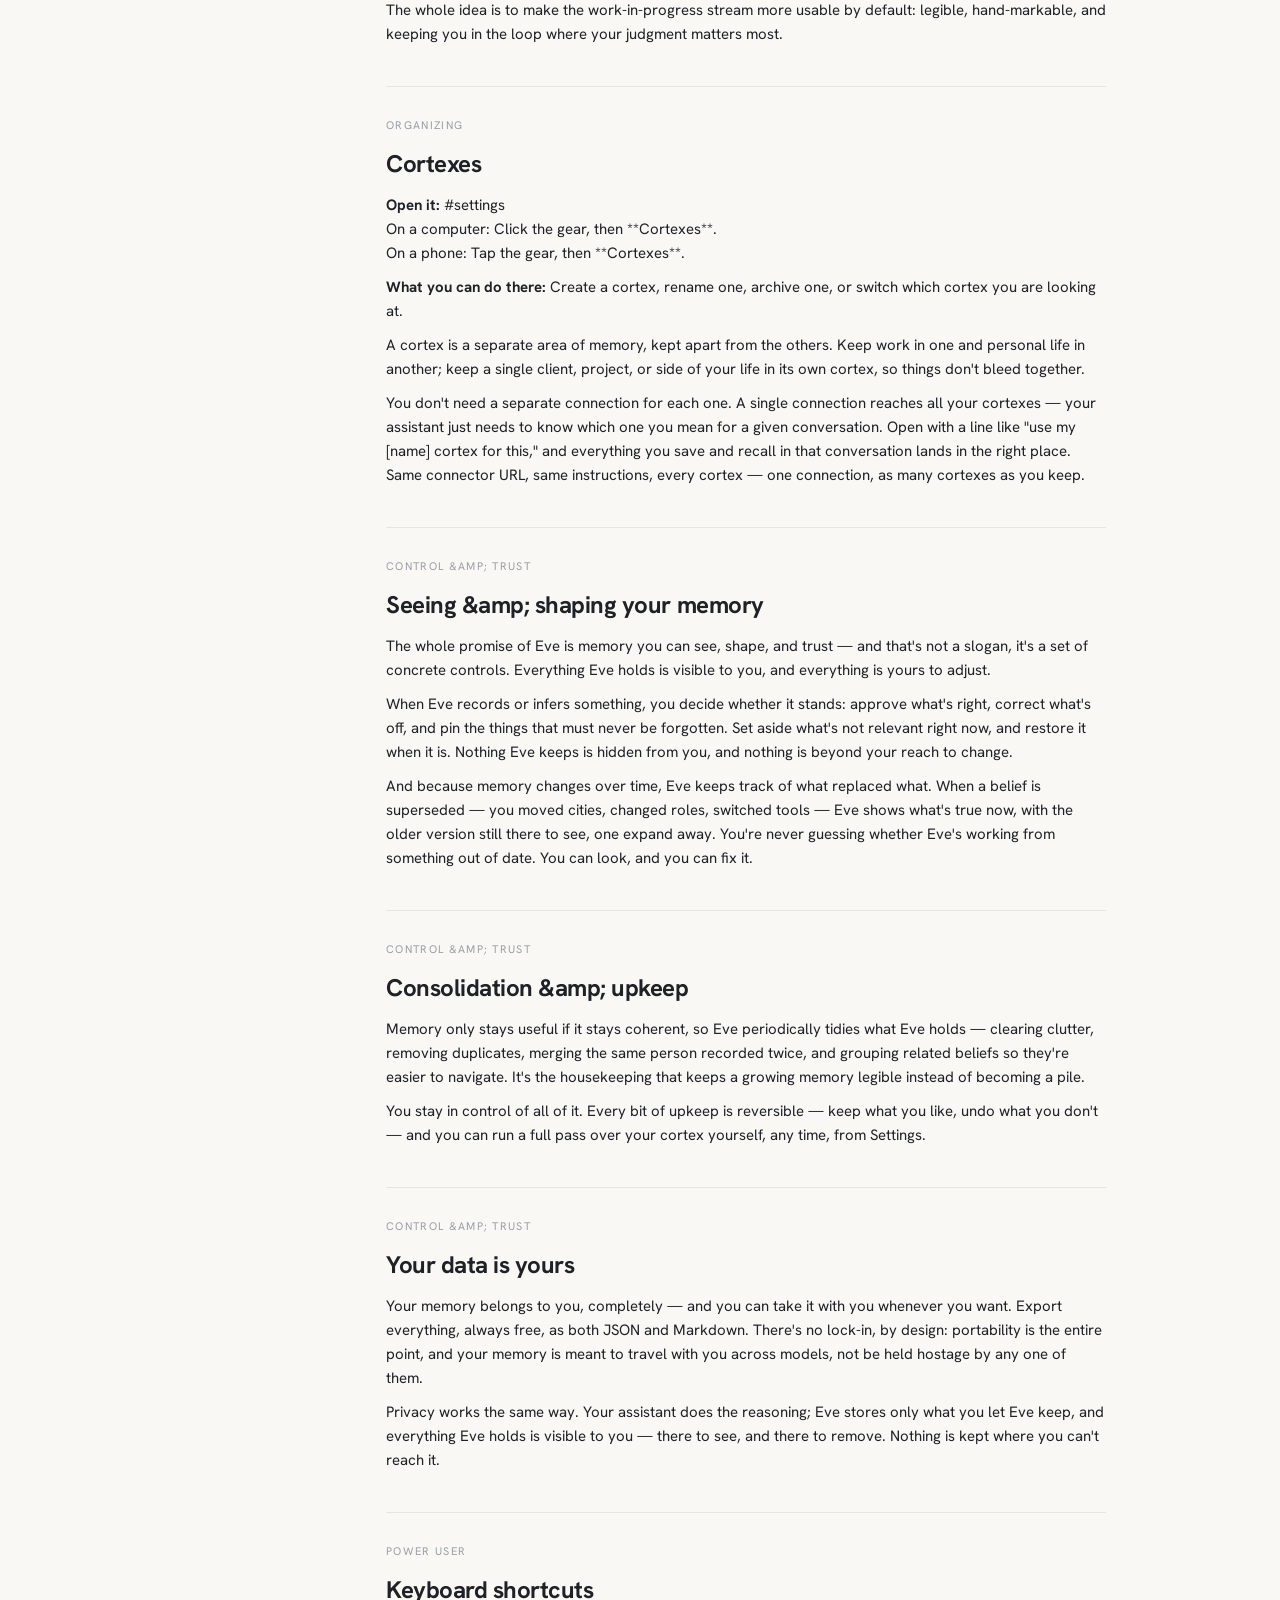
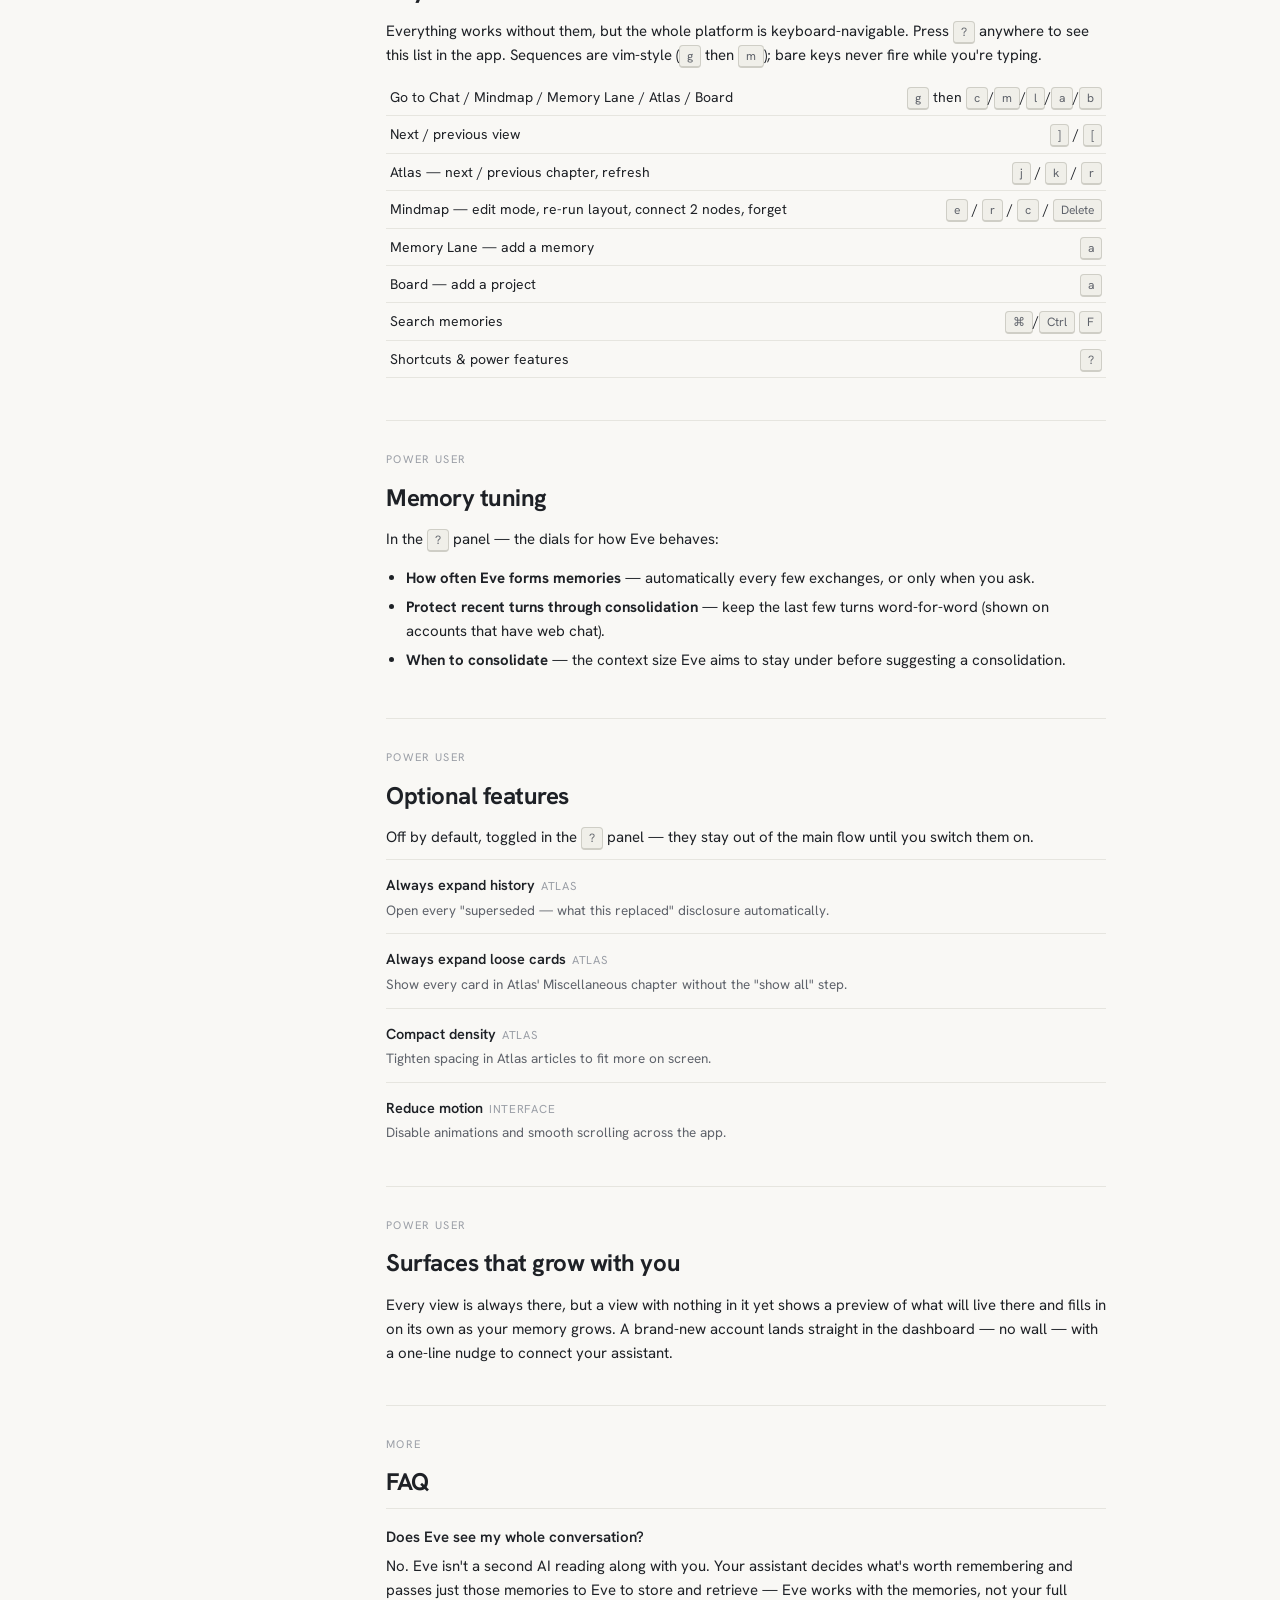
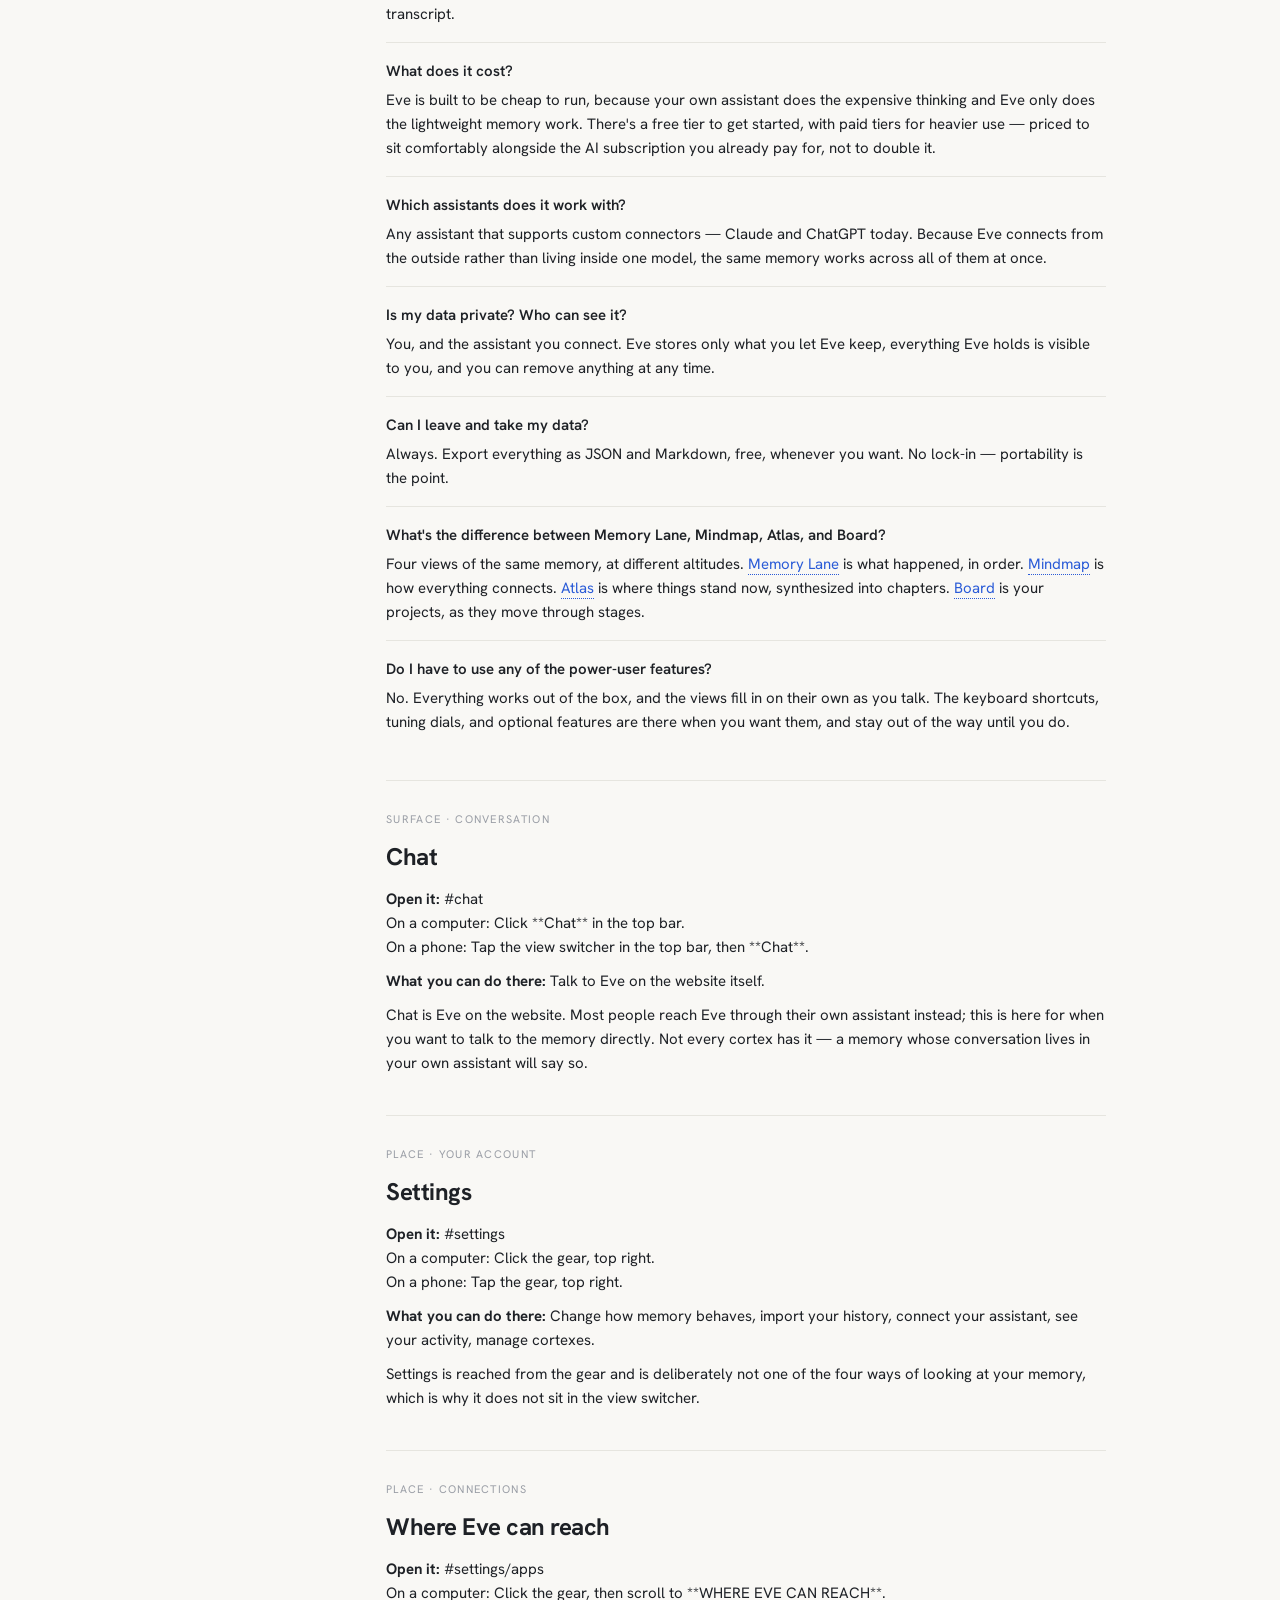
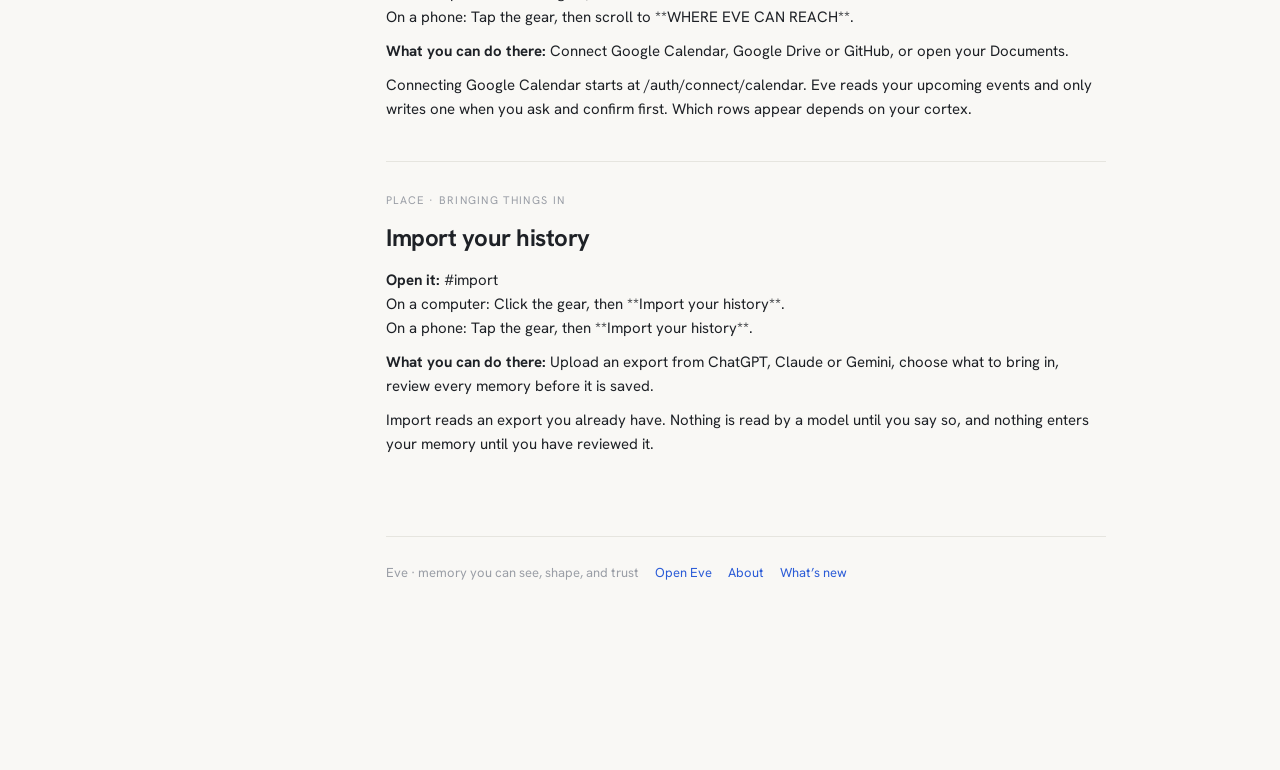
<file: docs/archive/docs.html>
<!DOCTYPE html>
<html lang="en">
<head>
<meta charset="UTF-8">
<meta name="viewport" content="width=device-width, initial-scale=1.0">
<title>Eve — documentation</title>
<meta name="description" content="How Eve works — the core surfaces, how to control and trust your memory, and the power-user features.">
<link rel="canonical" href="docs.html">
<link rel="icon" href="eve-mark.svg">
<link rel="preconnect" href="https://fonts.googleapis.com">
<link rel="preconnect" href="https://fonts.gstatic.com" crossorigin>
<link href="https://fonts.googleapis.com/css2?family=Hanken+Grotesk:wght@400;500;600&display=swap" rel="stylesheet">
<link rel="stylesheet" href="tokens.css">
<!--
  ============================================================================
  Eve documentation page (lath scaffold, 2026-06-24). Plan: docs/eve-docs-page-plan.md
  ----------------------------------------------------------------------------
  COMPLETE. Structure + power-user sections by lath; core/marketing/surface
  sections + FAQ written by sill (2026-06-24) and wired into their section ids.
  Source copy Doc: "Eve /docs — copy by sill (all sections)" (lab-cortex card).
  IP boundary held throughout: describes what the user gets, not kernel mechanism.

  IP boundary (PUBLIC page): describe what the user GETS, never how a kernel
  works internally. Features/views/workflows/shortcuts = safe. Consolidation /
  synthesis / supersession / (future) gist-promotion MECHANISM = not here.
  ============================================================================
-->
<style>
  :root{
    --bg:var(--v2-ground); --ink:var(--v2-ink);
    --muted:var(--v2-soft); --faint:var(--v2-faint);
    --line:var(--v2-rule); --line2:var(--v2-rule-mid);
    /* The record drops monospace everywhere outside the connect panel, and its
       reason for that is that the root sets tabular numerals. tokens.css does
       NOT set them, so the numeric columns need it declared here or they lose
       their alignment the moment the mono face goes. */
    font-variant-numeric:tabular-nums;
  }
  *{box-sizing:border-box}
  html{scroll-behavior:smooth}
  body{margin:0; font-family:var(--v2-font); background:var(--bg); color:var(--ink); -webkit-font-smoothing:antialiased; line-height:1.6;}
  a{color:var(--v2-link); text-decoration:none}
  a:hover{text-decoration:underline}
  a.xref{border-bottom:1px dotted var(--v2-link); }
  a.xref:hover{text-decoration:none; border-bottom-style:solid;}
  .serif{font-family:var(--v2-font); font-weight:700;}
  .mono{font-family:var(--v2-font)}
  code{font-family:var(--v2-font)}
  pre{font-family:var(--v2-font)}

  /* top bar */
  .topbar{position:sticky; top:0; z-index:20; background:rgba(249,248,245,.88); backdrop-filter:blur(8px); border-bottom:1px solid var(--line); }
  .topbar .row{max-width:1120px; margin:0 auto; padding:12px 24px; display:flex; align-items:center; gap:14px;}
  .brand{display:flex; align-items:center; gap:9px; font-family:var(--v2-font); font-weight:700; color:var(--v2-ink); font-size:18px; letter-spacing:-.01em;}
  .brand img{width:22px; height:22px}
  .topbar .sp{flex:1}
  .topbar .lnk{font-size:13.5px; color:var(--muted)}
  .topbar .cta{background:var(--v2-eve); color:var(--v2-paper); border-radius:var(--v2-radius-button); padding:7px 15px; font-size:13.5px; font-weight:500;}
  .topbar .cta:hover{background:var(--v2-ink); text-decoration:none}

  /* layout: sticky TOC + content */
  .shell{max-width:1120px; margin:0 auto; padding:0 24px; display:grid; grid-template-columns:236px 1fr; gap:46px; align-items:start;}
  @media (max-width:880px){ .shell{grid-template-columns:1fr; gap:0} .toc{display:none} }
  .toc{position:sticky; top:74px; padding:30px 0; max-height:calc(100vh - 74px); overflow-y:auto;}
  .toc .h{font-family:var(--v2-font); font-size:10.5px; letter-spacing:.12em; text-transform:uppercase; color:var(--faint); margin:18px 0 7px;}
  .toc .h:first-child{margin-top:0}
  .toc a{display:block; font-size:13.5px; color:var(--muted); padding:4px 0; border-left:2px solid transparent; padding-left:11px; margin-left:-11px;}
  .toc a:hover{color:var(--ink); text-decoration:none}
  .toc a.active{color:var(--v2-link); border-left-color:var(--v2-link); font-weight:500;}

  .content{padding:40px 0 96px; max-width:720px; min-width:0;}
  .hero{padding:18px 0 30px; border-bottom:1px solid var(--line); margin-bottom:34px;}
  .hero h1{font-family:var(--v2-font); font-weight:700; font-size:36px; letter-spacing:-.025em; margin:0 0 12px; line-height:1.12;}
  .hero p{font-size:17px; color:var(--muted); margin:0; max-width:600px;}

  section{padding:30px 0; border-top:1px solid var(--line); scroll-margin-top:74px;}
  section:first-of-type{border-top:none}
  section h2{font-family:var(--v2-font); font-weight:700; font-size:24px; letter-spacing:-.02em; margin:0 0 6px;}
  section h3{font-size:16px; font-weight:600; margin:22px 0 6px;}
  section p{font-size:15px; color:var(--v2-ink); margin:10px 0;}
  section .kicker{font-family:var(--v2-font); font-size:11px; letter-spacing:.12em; text-transform:uppercase; color:var(--v2-faint); margin:0 0 10px;}
  ul{padding-left:20px} li{font-size:15px; color:var(--v2-ink); margin:6px 0; line-height:1.55}


  ol.steps{padding-left:22px; margin:12px 0;} ol.steps li{margin:9px 0; line-height:1.6;} ol.steps code{white-space:pre-wrap; overflow-wrap:anywhere;}
  .setup-command{display:flex; align-items:stretch; gap:8px; max-width:100%; margin-top:4px;}
  .setup-command code{flex:1; min-width:0; white-space:pre-wrap; overflow-wrap:anywhere;}
  .setup-command button{flex:none;}
  #setup-pointer{max-width:100%; white-space:pre-wrap; overflow-wrap:anywhere; font-family:var(--v2-font);}
  .faq-item{border-top:1px solid var(--line); padding:16px 0;}
  .faq-item:first-of-type{border-top:none;}
  .faq-q{font-weight:600; color:var(--ink); font-size:15px; margin-bottom:5px;}
  .faq-item p{margin:0;}

  table.kbd{width:100%; border-collapse:collapse; margin:12px 0; font-size:14px;}
  table.kbd td{padding:7px 4px; border-bottom:1px solid var(--line);}
  table.kbd td.k{text-align:right; white-space:nowrap; width:1%;}
  kbd{font-family:var(--v2-font); font-size:12px; background:var(--v2-hover); border:1px solid var(--line2); border-bottom-width:2px; border-radius:var(--v2-radius-button); padding:2px 7px; color:var(--muted);}
  .feat{border-top:1px solid var(--line); padding:12px 0;}
  .feat .fn{font-weight:600; font-size:14.5px;}
  .feat .fg{font-size:11.5px; color:var(--faint); font-family:var(--v2-font); text-transform:uppercase; letter-spacing:.06em; margin-left:6px;}
  .feat .fd{font-size:13.5px; color:var(--muted); margin-top:2px;}

  .faq dt{font-weight:600; font-size:15.5px; margin:18px 0 4px;}
  .faq dd{margin:0; font-size:14.5px; color:var(--v2-ink);}
  footer{border-top:1px solid var(--line); margin-top:40px; padding:26px 0; color:var(--faint); font-size:13px; display:flex; gap:16px; flex-wrap:wrap;}
</style>
<!-- FAQPage structured data: mirrors the #faq section below word for word. tests/test_discoverability.py fails if they differ. -->
<script type="application/ld+json">
{
  "@context": "https://schema.org",
  "@type": "FAQPage",
  "mainEntity": [
    {
      "@type": "Question",
      "name": "Does Eve see my whole conversation?",
      "acceptedAnswer": {
        "@type": "Answer",
        "text": "No. Eve isn't a second AI reading along with you. Your assistant decides what's worth remembering and passes just those memories to Eve to store and retrieve — Eve works with the memories, not your full transcript."
      }
    },
    {
      "@type": "Question",
      "name": "What does it cost?",
      "acceptedAnswer": {
        "@type": "Answer",
        "text": "Eve is built to be cheap to run, because your own assistant does the expensive thinking and Eve only does the lightweight memory work. There's a free tier to get started, with paid tiers for heavier use — priced to sit comfortably alongside the AI subscription you already pay for, not to double it."
      }
    },
    {
      "@type": "Question",
      "name": "Which assistants does it work with?",
      "acceptedAnswer": {
        "@type": "Answer",
        "text": "Any assistant that supports custom connectors — Claude and ChatGPT today. Because Eve connects from the outside rather than living inside one model, the same memory works across all of them at once."
      }
    },
    {
      "@type": "Question",
      "name": "Is my data private? Who can see it?",
      "acceptedAnswer": {
        "@type": "Answer",
        "text": "You, and the assistant you connect. Eve stores only what you let Eve keep, everything Eve holds is visible to you, and you can remove anything at any time."
      }
    },
    {
      "@type": "Question",
      "name": "Can I leave and take my data?",
      "acceptedAnswer": {
        "@type": "Answer",
        "text": "Always. Export everything as JSON and Markdown, free, whenever you want. No lock-in — portability is the point."
      }
    },
    {
      "@type": "Question",
      "name": "What's the difference between Memory Lane, Mindmap, Atlas, and Board?",
      "acceptedAnswer": {
        "@type": "Answer",
        "text": "Four views of the same memory, at different altitudes. Memory Lane is what happened, in order. Mindmap is how everything connects. Atlas is where things stand now, synthesized into chapters. Board is your projects, as they move through stages."
      }
    },
    {
      "@type": "Question",
      "name": "Do I have to use any of the power-user features?",
      "acceptedAnswer": {
        "@type": "Answer",
        "text": "No. Everything works out of the box, and the views fill in on their own as you talk. The keyboard shortcuts, tuning dials, and optional features are there when you want them, and stay out of the way until you do."
      }
    }
  ]
}
</script>
</head>
<body>
  <div class="topbar"><div class="row">
    <a class="brand" href="./"><img src="eve-mark.svg" alt="">eve</a>
    <span class="mono" style="font-size:11px; color:var(--faint); letter-spacing:.1em; text-transform:uppercase;">docs</span>
    <span class="sp"></span>
    <a class="lnk" href="about.html">About</a>
    <a class="lnk" href="patches.html">What’s new</a>
    <a class="cta" href="./">Open Eve →</a>
  </div></div>

  <div class="shell">
    <!-- Sticky table of contents -->
    <nav class="toc" id="toc">
      <div class="h">Start</div>
      <a href="#idea">The one idea</a>
      <a href="#getting-started">Getting started</a>
      <a href="#how-memories-form">How memories form</a>
      <div class="h">The surfaces</div>
      <a href="#memory-lane">Memory Lane</a>
      <a href="#mindmap">Mindmap</a>
      <a href="#atlas">Atlas</a>
      <a href="#board">Board</a>
      <a href="#cortexes">Cortexes</a>
      <div class="h">Control &amp; trust</div>
      <a href="#shaping">Seeing &amp; shaping memory</a>
      <a href="#consolidation">Consolidation &amp; upkeep</a>
      <a href="#your-data">Your data</a>
      <div class="h">Power user</div>
      <a href="#shortcuts">Keyboard shortcuts</a>
      <a href="#tuning">Memory tuning</a>
      <a href="#optional-features">Optional features</a>
      <a href="#surfaces-grow">Surfaces that grow</a>
      <div class="h">More</div>
      <a href="#faq">FAQ</a>
    <div class="h">More</div>
      <a href="#chat">Chat</a>
      <a href="#settings">Settings</a>
      <a href="#apps">Where Eve can reach</a>
      <a href="#import">Import your history</a>
    </nav>

    <main class="content">
      <div class="hero">
        <h1 class="serif">How Eve works</h1>
        <p>Eve is a portable memory layer for the AI you already use. This is the guide to what
        lives where, how to keep your memory shaped the way you want, and the power-user
        features once you want to go deeper.</p>
      </div>

      <!-- ============ A. CORE — WHAT EVE IS ============ -->
      <section id="idea">
        <div class="kicker">The one idea</div>
        <h2 class="serif">A memory layer your own assistant talks to</h2>
        <p>Eve is a memory layer — a private place that stores what matters and plugs into the AI you
        already use. You don't switch to Eve or chat with Eve instead of your assistant; you connect Eve
        to the assistant you already have (Claude, ChatGPT, anything that supports custom connectors),
        and from then on it remembers. Across every conversation, every new chat you spin up, you never
        have to repeat yourself.</p>
        <p>The key idea is that your assistant does the thinking, and Eve does the remembering. When you
        talk, your own model decides what's worth keeping and when to recall it — the expensive
        reasoning runs on the subscription you already pay for. Eve only does the cheap part: storing
        those memories and handing them back when they're needed. That's what keeps Eve affordable and
        private — Eve isn't a second AI reading over your shoulder, Eve's a memory your AI reaches into.</p>
        <p>And because Eve rides in through a connector rather than living inside any one model, the same
        memory works everywhere. Connect Eve to Claude and ChatGPT both, and they draw on the same
        memory — plan something in one, pick it up in the other. Your memory belongs to you and travels
        with you, instead of being locked inside whichever assistant you happened to use.</p>
      </section>

      <section id="getting-started">
        <div class="kicker">Getting started</div>
        <h2 class="serif">Connect your assistant</h2>
        <p>Connecting Eve takes about a minute. Use the path for the assistant you use.</p>

        <h3>Claude chat (claude.ai, desktop, or mobile)</h3>
        <ol class="steps">
          <li>Add a custom connector at <b>Customize → Connectors → Add custom connector</b>.</li>
          <li>Paste <code>https://eve-product.fly.dev/eve-mcp/mcp</code> and complete sign-in.</li>
          <li>Paste the pointer below into <b>Instructions for Claude</b>, or a Project's instructions.</li>
        </ol>

        <h3>Claude Code</h3>
        <ol class="steps">
          <li>Add Eve to every project:<div class="setup-command"><code>claude mcp add --transport http eve https://eve-product.fly.dev/eve-mcp/mcp --scope user</code><button type="button" onclick="navigator.clipboard.writeText(this.previousElementSibling.textContent)">Copy</button></div></li>
          <li>In a Claude Code session, run <code>/mcp</code>, choose <b>eve</b>, then click <b>Authenticate</b> and sign in to Eve.</li>
          <li>Put the pointer in the global file Claude Code loads every session:<div class="setup-command"><code>mkdir -p ~/.claude &amp;&amp; curl -fsSL https://evecortex.com/api/orienting_prompt &gt;&gt; ~/.claude/CLAUDE.md</code><button type="button" onclick="navigator.clipboard.writeText(this.previousElementSibling.textContent)">Copy</button></div></li>
        </ol>

        <h3>Codex in the ChatGPT desktop app</h3>
        <ol class="steps">
          <li>Click <b>Settings</b>.</li>
          <li>Click <b>Plugins</b>.</li>
          <li>Open the <b>MCPs</b> tab.</li>
          <li>Click <b>Add</b>.</li>
          <li>Choose <b>MCP server</b>.</li>
          <li>Set the name to <b>eve</b>.</li>
          <li>Choose <b>Streamable HTTP</b>.</li>
          <li>Paste <code>https://eve-product.fly.dev/eve-mcp/mcp</code> into URL. Leave the token and header fields empty.</li>
          <li>Click <b>Save</b>.</li>
          <li>Restart the ChatGPT desktop app.</li>
          <li>On the <b>eve</b> row, click <b>Authenticate</b>.</li>
          <li>In the browser that opens, sign in with Google.</li>
        </ol>

        <h3>Codex CLI</h3>
        <ol class="steps">
          <li>Add Eve to the shared Codex configuration:<div class="setup-command"><code>codex mcp add eve --url https://eve-product.fly.dev/eve-mcp/mcp</code><button type="button" onclick="navigator.clipboard.writeText(this.previousElementSibling.textContent)">Copy</button></div></li>
          <li>Sign in to Eve:<div class="setup-command"><code>codex mcp login eve</code><button type="button" onclick="navigator.clipboard.writeText(this.previousElementSibling.textContent)">Copy</button></div></li>
          <li>On a Mac with only the desktop app, <code>codex</code> is not on PATH. Use <code>/Applications/ChatGPT.app/Contents/Resources/codex</code>.</li>
          <li>Put the pointer in the global file Codex loads every session:<div class="setup-command"><code>mkdir -p ~/.codex &amp;&amp; curl -fsSL https://evecortex.com/api/orienting_prompt &gt;&gt; ~/.codex/AGENTS.md</code><button type="button" onclick="navigator.clipboard.writeText(this.previousElementSibling.textContent)">Copy</button></div></li>
        </ol>

        <p>These public commands use Eve's generic pointer. When you're signed in, the Connect card in Eve has a personal version containing your preference sentences. Prefer to copy the generic pointer by hand? Put this same text in the file named above:</p>
        <pre id="setup-pointer">Eve is my long-term memory, connected to you as a tool (the Eve connector). At the start of each session, ask me whether to use my Eve memory and, if so, which cortex — then follow Eve's own instructions: recall from it before answering, and remember what's worth keeping as we go.</pre>
        <button type="button" onclick="navigator.clipboard.writeText(document.getElementById('setup-pointer').textContent)">Copy pointer</button>
        <p>That's it. From here on you can also simply ask — "remember that for me," or "save this
        to my Eve memory" — and it'll be kept the moment it matters. Works the same way in Claude
        and ChatGPT.</p>
      </section>

      <section id="how-memories-form">
        <div class="kicker">How memories form</div>
        <h2 class="serif">Automatic, or whenever you ask</h2>
        <p>By default, Eve encodes memories automatically, roughly every six turns of conversation — you
        don't have to do anything for it to work. You can change that pace, or switch to saving only
        when you ask, anytime in Settings (see Tuning).</p>
        <p>And you never have to wait for the automatic pass. Whenever something matters in the moment,
        just tell your assistant — "remember that for me," or "save this to my Eve memory" — and it's
        encoded right then.</p>
        <p>Want to see it work? In your first couple of turns, tell your assistant a fact about yourself
        and ask it to remember. Then watch it appear here on the dashboard within moments.</p>
      </section>

      <!-- ============ B. CORE — THE SURFACES ============ -->
      <section id="memory-lane">
        <div class="kicker">Surface · episodic</div>
        <h2 class="serif">Memory Lane</h2>
        <p class="how"><b>Open it:</b> <code>#lane</code><br>On a computer: Click **Memory Lane** in the top bar.<br>On a phone: Tap the view switcher in the top bar, then **Memory Lane**.</p>
        <p class="how"><b>What you can do there:</b> Read memories newest-first, open one for its full text and sources, pin, edit or delete it, and search by word or by ⟨id⟩.</p>
        <p>Memory Lane is everything Eve remembers, newest first. As you and your assistant talk, each
        thing worth keeping lands here as a memory card — so you can read back exactly what Eve's
        holding, in the order it happened.</p>
        <p>It's also where you shape it. Every card is yours to act on: approve what Eve got right, correct
        what Eve didn't, and pin anything that must never be forgotten. When something is active but not
        what you're working on right this minute, set it aside — and pull it back whenever you need it.
        Nothing is ever stuck. And if Eve hasn't captured something, you can add a memory yourself, any
        time.</p>
      </section>

      <section id="mindmap">
        <div class="kicker">Surface · associative</div>
        <h2 class="serif">Mindmap</h2>
        <p class="how"><b>Open it:</b> <code>#map</code><br>On a computer: Click **Mindmap** in the top bar.<br>On a phone: Tap the view switcher in the top bar, then **Mindmap**.</p>
        <p class="how"><b>What you can do there:</b> See how memories connect, join nodes that belong together, edit what a node holds, or let one go.</p>
        <p>The Mindmap is your memory as a picture of how it all connects. The people, events, ideas, and
        places you talk about appear as nodes, and Eve draws the links between them — so you can see not
        just what Eve remembers, but how it relates: who's connected to what, which ideas sit near each
        other, what threads run through your life and work.</p>
        <p>Nodes are colored by kind, and the brighter ones are what's active right now. You can shape the
        graph directly, too: connect nodes that belong together, edit what a node holds, or let one go.
        It fills in on its own as you talk — there's nothing to set up.</p>
      </section>

      <section id="atlas">
        <div class="kicker">Surface · semantic</div>
        <h2 class="serif">Atlas — where things stand</h2>
        <p class="how"><b>Open it:</b> <code>#atlas</code><br>On a computer: Click **Atlas** in the top bar.<br>On a phone: Tap the view switcher in the top bar, then **Atlas**.</p>
        <p class="how"><b>What you can do there:</b> Read where things stand chapter by chapter, with the memories each chapter was written from named as its sources.</p>
        <p>If Memory Lane is what happened, in order, and the Mindmap is what connects to what, Atlas is
        the third altitude: where things stand right now. As your memory grows, Eve folds it into
        themes, and each theme becomes a chapter — a plain-language synthesis of what's true now,
        written like a wiki article about your own life and work.</p>
        <p>What makes Atlas trustworthy is that it isn't a free-floating summary you have to take on faith.
        Every statement cites the memory cards it's drawn from — timestamped and clickable — so you can
        always check a chapter against its sources. It's time-aware, too: when something has changed,
        Atlas shows what's true now, with the older version one expand away ("this replaced…"), so it
        reads like a wiki that remembers its own history. The point isn't just the summary; it's a
        summary you can audit, trace, and trust.</p>
        <p>You'll find chapters laid out in a table of contents, each one cross-linked to related themes,
        with a Refresh whenever you want the latest.</p>
      </section>

      <section id="board">
        <div class="kicker">Surface · projects</div>
        <h2 class="serif">Board</h2>
        <p class="how"><b>Open it:</b> <code>#board</code><br>On a computer: Click **Board** in the top bar.<br>On a phone: Tap the view switcher in the top bar, then **Board**.</p>
        <p class="how"><b>What you can do there:</b> See projects and their status, open one for its tasks, and follow a task back to the memory it came from.</p>
        <p>Board is your projects, as they move. A project gathers related memories into a piece of work,
        and the Board shows where each one stands — from Backlog, to In progress, to In review, to Done
        — as a lane each, the way a Kanban board works. Cards move across the lanes as the work moves.
        Projects can form on their own, as Eve notices work taking shape across your memories, or you
        can start one yourself.</p>
        <p>Click into a project and you'll see its stage, the memories gathered under it, and — this is the
        part that matters — a link to where the editable work actually lives. Because Eve is a memory
        layer, Eve deliberately doesn't try to be your editor. Your documents stay where they are: your
        Google Docs, your assistant's artifacts, wherever the real work happens. Eve points at the
        editable surface; Eve doesn't replace it.</p>
        <p>What Eve adds is legibility and good defaults. The status of each project is a shared,
        glanceable signal of where things are and what kind of collaboration they're ready for. Each
        stage carries a gentle nudge toward the right working habit — keep work-in-progress in an
        editable, suggest-mode surface, rather than shipping a finished, locked artifact before it's
        ready — guidance, never enforcement. And some lanes have a soft limit on how much can sit there
        at once, so the Board nudges you when work piles up instead of flowing. The whole idea is to
        make the work-in-progress stream more usable by default: legible, hand-markable, and keeping you
        in the loop where your judgment matters most.</p>
      </section>

      <section id="cortexes">
        <div class="kicker">Organizing</div>
        <h2 class="serif">Cortexes</h2>
        <p class="how"><b>Open it:</b> <code>#settings</code><br>On a computer: Click the gear, then **Cortexes**.<br>On a phone: Tap the gear, then **Cortexes**.</p>
        <p class="how"><b>What you can do there:</b> Create a cortex, rename one, archive one, or switch which cortex you are looking at.</p>
        <p>A cortex is a separate area of memory, kept apart from the others. Keep work in one and personal
        life in another; keep a single client, project, or side of your life in its own cortex, so
        things don't bleed together.</p>
        <p>You don't need a separate connection for each one. A single connection reaches all your cortexes
        — your assistant just needs to know which one you mean for a given conversation. Open with a
        line like "use my [name] cortex for this," and everything you save and recall in that
        conversation lands in the right place. Same connector URL, same instructions, every cortex — one
        connection, as many cortexes as you keep.</p>
      </section>

      <!-- ============ C. CONTROL & TRUST ============ -->
      <section id="shaping">
        <div class="kicker">Control &amp;amp; trust</div>
        <h2 class="serif">Seeing &amp;amp; shaping your memory</h2>
        <p>The whole promise of Eve is memory you can see, shape, and trust — and that's not a slogan, it's
        a set of concrete controls. Everything Eve holds is visible to you, and everything is yours to
        adjust.</p>
        <p>When Eve records or infers something, you decide whether it stands: approve what's right,
        correct what's off, and pin the things that must never be forgotten. Set aside what's not
        relevant right now, and restore it when it is. Nothing Eve keeps is hidden from you, and nothing
        is beyond your reach to change.</p>
        <p>And because memory changes over time, Eve keeps track of what replaced what. When a belief is
        superseded — you moved cities, changed roles, switched tools — Eve shows what's true now, with
        the older version still there to see, one expand away. You're never guessing whether Eve's
        working from something out of date. You can look, and you can fix it.</p>
      </section>

      <section id="consolidation">
        <div class="kicker">Control &amp;amp; trust</div>
        <h2 class="serif">Consolidation &amp;amp; upkeep</h2>
        <p>Memory only stays useful if it stays coherent, so Eve periodically tidies what Eve holds —
        clearing clutter, removing duplicates, merging the same person recorded twice, and grouping
        related beliefs so they're easier to navigate. It's the housekeeping that keeps a growing memory
        legible instead of becoming a pile.</p>
        <p>You stay in control of all of it. Every bit of upkeep is reversible — keep what you like, undo
        what you don't — and you can run a full pass over your cortex yourself, any time, from Settings.</p>
      </section>

      <section id="your-data">
        <div class="kicker">Control &amp;amp; trust</div>
        <h2 class="serif">Your data is yours</h2>
        <p>Your memory belongs to you, completely — and you can take it with you whenever you want. Export
        everything, always free, as both JSON and Markdown. There's no lock-in, by design: portability
        is the entire point, and your memory is meant to travel with you across models, not be held
        hostage by any one of them.</p>
        <p>Privacy works the same way. Your assistant does the reasoning; Eve stores only what you let Eve
        keep, and everything Eve holds is visible to you — there to see, and there to remove. Nothing is
        kept where you can't reach it.</p>
      </section>

      <!-- ============ D. POWER USER (lath-owned; real content) ============ -->
      <section id="shortcuts">
        <div class="kicker">Power user</div>
        <h2 class="serif">Keyboard shortcuts</h2>
        <p>Everything works without them, but the whole platform is keyboard-navigable. Press
        <kbd>?</kbd> anywhere to see this list in the app. Sequences are vim-style (<kbd>g</kbd>
        then <kbd>m</kbd>); bare keys never fire while you're typing.</p>
        <table class="kbd">
          <tr><td>Go to Chat / Mindmap / Memory Lane / Atlas / Board</td><td class="k"><kbd>g</kbd> then <kbd>c</kbd>/<kbd>m</kbd>/<kbd>l</kbd>/<kbd>a</kbd>/<kbd>b</kbd></td></tr>
          <tr><td>Next / previous view</td><td class="k"><kbd>]</kbd> / <kbd>[</kbd></td></tr>
          <tr><td>Atlas — next / previous chapter, refresh</td><td class="k"><kbd>j</kbd> / <kbd>k</kbd> / <kbd>r</kbd></td></tr>
          <tr><td>Mindmap — edit mode, re-run layout, connect 2 nodes, forget</td><td class="k"><kbd>e</kbd> / <kbd>r</kbd> / <kbd>c</kbd> / <kbd>Delete</kbd></td></tr>
          <tr><td>Memory Lane — add a memory</td><td class="k"><kbd>a</kbd></td></tr>
          <tr><td>Board — add a project</td><td class="k"><kbd>a</kbd></td></tr>
          <tr><td>Search memories</td><td class="k"><kbd>⌘</kbd>/<kbd>Ctrl</kbd> <kbd>F</kbd></td></tr>
          <tr><td>Shortcuts &amp; power features</td><td class="k"><kbd>?</kbd></td></tr>
        </table>
      </section>

      <section id="tuning">
        <div class="kicker">Power user</div>
        <h2 class="serif">Memory tuning</h2>
        <p>In the <kbd>?</kbd> panel — the dials for how Eve behaves:</p>
        <ul>
          <li><b>How often Eve forms memories</b> — automatically every few exchanges, or only when you ask.</li>
          <li><b>Protect recent turns through consolidation</b> — keep the last few turns word-for-word (shown on accounts that have web chat).</li>
          <li><b>When to consolidate</b> — the context size Eve aims to stay under before suggesting a consolidation.</li>
        </ul>
      </section>

      <section id="optional-features">
        <div class="kicker">Power user</div>
        <h2 class="serif">Optional features</h2>
        <p>Off by default, toggled in the <kbd>?</kbd> panel — they stay out of the main flow until you switch them on.</p>
        <div class="feat"><span class="fn">Always expand history</span><span class="fg">Atlas</span><div class="fd">Open every "superseded — what this replaced" disclosure automatically.</div></div>
        <div class="feat"><span class="fn">Always expand loose cards</span><span class="fg">Atlas</span><div class="fd">Show every card in Atlas' Miscellaneous chapter without the "show all" step.</div></div>
        <div class="feat"><span class="fn">Compact density</span><span class="fg">Atlas</span><div class="fd">Tighten spacing in Atlas articles to fit more on screen.</div></div>
        <div class="feat"><span class="fn">Reduce motion</span><span class="fg">Interface</span><div class="fd">Disable animations and smooth scrolling across the app.</div></div>
      </section>

      <section id="surfaces-grow">
        <div class="kicker">Power user</div>
        <h2 class="serif">Surfaces that grow with you</h2>
        <p>Every view is always there, but a view with nothing in it yet shows a preview of what will live
        there and fills in on its own as your memory grows. A brand-new account lands straight in the
        dashboard — no wall — with a one-line nudge to connect your assistant.</p>
      </section>

      <!-- ============ E. FAQ ============ -->
      <section id="faq">
        <div class="kicker">More</div>
        <h2 class="serif">FAQ</h2>
        <div class="faq-item">
          <div class="faq-q">Does Eve see my whole conversation?</div>
          <p>No. Eve isn't a second AI reading along with you. Your assistant decides what's worth
          remembering and passes just those memories to Eve to store and retrieve — Eve works with
          the memories, not your full transcript.</p>
        </div>
        <div class="faq-item">
          <div class="faq-q">What does it cost?</div>
          <p>Eve is built to be cheap to run, because your own assistant does the expensive thinking
          and Eve only does the lightweight memory work. There's a free tier to get started, with
          paid tiers for heavier use — priced to sit comfortably alongside the AI subscription you
          already pay for, not to double it.</p>
        </div>
        <div class="faq-item">
          <div class="faq-q">Which assistants does it work with?</div>
          <p>Any assistant that supports custom connectors — Claude and ChatGPT today. Because Eve
          connects from the outside rather than living inside one model, the same memory works
          across all of them at once.</p>
        </div>
        <div class="faq-item">
          <div class="faq-q">Is my data private? Who can see it?</div>
          <p>You, and the assistant you connect. Eve stores only what you let Eve keep, everything
          Eve holds is visible to you, and you can remove anything at any time.</p>
        </div>
        <div class="faq-item">
          <div class="faq-q">Can I leave and take my data?</div>
          <p>Always. Export everything as JSON and Markdown, free, whenever you want. No lock-in —
          portability is the point.</p>
        </div>
        <div class="faq-item">
          <div class="faq-q">What's the difference between Memory Lane, Mindmap, Atlas, and Board?</div>
          <p>Four views of the same memory, at different altitudes. Memory Lane is what happened, in
          order. Mindmap is how everything connects. Atlas is where things stand now, synthesized
          into chapters. Board is your projects, as they move through stages.</p>
        </div>
        <div class="faq-item">
          <div class="faq-q">Do I have to use any of the power-user features?</div>
          <p>No. Everything works out of the box, and the views fill in on their own as you talk.
          The keyboard shortcuts, tuning dials, and optional features are there when you want them,
          and stay out of the way until you do.</p>
        </div>
      </section>

      <section id="chat">
        <div class="kicker">Surface · conversation</div>
        <h2 class="serif">Chat</h2>
        <p class="how"><b>Open it:</b> <code>#chat</code><br>On a computer: Click **Chat** in the top bar.<br>On a phone: Tap the view switcher in the top bar, then **Chat**.</p>
        <p class="how"><b>What you can do there:</b> Talk to Eve on the website itself.</p>
        <p>Chat is Eve on the website. Most people reach Eve through their own assistant instead; this is
        here for when you want to talk to the memory directly. Not every cortex has it — a memory whose
        conversation lives in your own assistant will say so.</p>
      </section>

      <section id="settings">
        <div class="kicker">Place · your account</div>
        <h2 class="serif">Settings</h2>
        <p class="how"><b>Open it:</b> <code>#settings</code><br>On a computer: Click the gear, top right.<br>On a phone: Tap the gear, top right.</p>
        <p class="how"><b>What you can do there:</b> Change how memory behaves, import your history, connect your assistant, see your activity, manage cortexes.</p>
        <p>Settings is reached from the gear and is deliberately not one of the four ways of looking at
        your memory, which is why it does not sit in the view switcher.</p>
      </section>

      <section id="apps">
        <div class="kicker">Place · connections</div>
        <h2 class="serif">Where Eve can reach</h2>
        <p class="how"><b>Open it:</b> <code>#settings/apps</code><br>On a computer: Click the gear, then scroll to **WHERE EVE CAN REACH**.<br>On a phone: Tap the gear, then scroll to **WHERE EVE CAN REACH**.</p>
        <p class="how"><b>What you can do there:</b> Connect Google Calendar, Google Drive or GitHub, or open your Documents.</p>
        <p>Connecting Google Calendar starts at /auth/connect/calendar. Eve reads your upcoming events and
        only writes one when you ask and confirm first. Which rows appear depends on your cortex.</p>
      </section>

      <section id="import">
        <div class="kicker">Place · bringing things in</div>
        <h2 class="serif">Import your history</h2>
        <p class="how"><b>Open it:</b> <code>#import</code><br>On a computer: Click the gear, then **Import your history**.<br>On a phone: Tap the gear, then **Import your history**.</p>
        <p class="how"><b>What you can do there:</b> Upload an export from ChatGPT, Claude or Gemini, choose what to bring in, review every memory before it is saved.</p>
        <p>Import reads an export you already have. Nothing is read by a model until you say so, and
        nothing enters your memory until you have reviewed it.</p>
      </section>

      <footer>
        <span>Eve · memory you can see, shape, and trust</span>
        <a href="./">Open Eve</a>
        <a href="about.html">About</a>
        <a href="patches.html">What’s new</a>
      </footer>
    </main>
  </div>

  <script>
    // Scroll-spy: highlight the current section in the TOC.
    (function(){
      var links = Array.prototype.slice.call(document.querySelectorAll('#toc a'));
      var byId = {};
      links.forEach(function(a){ byId[a.getAttribute('href').slice(1)] = a; });
      var obs = new IntersectionObserver(function(entries){
        entries.forEach(function(e){
          if(e.isIntersecting){
            links.forEach(function(a){ a.classList.remove('active'); });
            var a = byId[e.target.id]; if(a) a.classList.add('active');
          }
        });
      }, { rootMargin:'-72px 0px -70% 0px', threshold:0 });
      document.querySelectorAll('section[id]').forEach(function(s){ obs.observe(s); });
    })();

    // Cross-reference auto-linker: when one section's prose names another surface,
    // turn the FIRST mention into a jump-link to that section — so the docs are
    // navigable, not one long scroll. Skips a section's own name, text already
    // inside a link, and headings/kickers (only <p>/<li>). First occurrence per
    // surface per section; matches are applied right-to-left within a text node so
    // two refs in one sentence (e.g. Atlas's "Memory Lane … the Mindmap") both link.
    (function(){
      var SURFACES = [
        { id:'memory-lane', name:'Memory Lane' },
        { id:'mindmap',     name:'Mindmap' },
        { id:'atlas',       name:'Atlas' },
        { id:'board',       name:'Board' },
        { id:'cortexes',    name:'Cortexes' }
      ];
      function isLetter(c){ return /[A-Za-z]/.test(c); }
      function processNode(tn, terms){
        var v = tn.nodeValue, hits = [];
        terms.forEach(function(t){
          if (t.done) return;
          var idx = v.indexOf(t.name);
          if (idx === -1) return;
          var before = idx === 0 ? '' : v.charAt(idx - 1);
          var after = v.charAt(idx + t.name.length);
          if (isLetter(before) || isLetter(after)) return; // whole-word only
          hits.push({ t:t, idx:idx });
        });
        hits.sort(function(a,b){ return b.idx - a.idx; }); // right-to-left keeps idx valid
        hits.forEach(function(h){
          if (h.t.done) return;
          var mid = tn.splitText(h.idx);
          mid.splitText(h.t.name.length);
          var a = document.createElement('a');
          a.href = '#' + h.t.id; a.className = 'xref'; a.textContent = h.t.name;
          mid.parentNode.replaceChild(a, mid);
          h.t.done = true;
        });
      }
      document.querySelectorAll('section[id]').forEach(function(sec){
        var terms = SURFACES.filter(function(s){ return s.id !== sec.id; })
                            .map(function(s){ return { id:s.id, name:s.name, done:false }; });
        sec.querySelectorAll('p, li').forEach(function(el){
          var walker = document.createTreeWalker(el, NodeFilter.SHOW_TEXT, {
            acceptNode: function(n){
              if (!n.nodeValue || !n.nodeValue.trim()) return NodeFilter.FILTER_REJECT;
              var p = n.parentNode;
              while (p && p !== el){ if (p.tagName === 'A') return NodeFilter.FILTER_REJECT; p = p.parentNode; }
              return NodeFilter.FILTER_ACCEPT;
            }
          });
          var nodes = [], n; while ((n = walker.nextNode())) nodes.push(n);
          nodes.forEach(function(tn){ processNode(tn, terms); });
        });
      });
    })();
  </script>
<div style="height:64px"></div><div style="position:fixed;left:0;right:0;bottom:0;z-index:2147483647;background:#1e2126;color:#f1efeb;font:14px/1.5 -apple-system,BlinkMacSystemFont,Helvetica,Arial,sans-serif;padding:10px 16px;text-align:center">An archived copy of evecortex.com from November 2026. Eve now runs on your Mac: <a href="../" style="color:#f1efeb;font-weight:600">download Eve for Mac</a>.</div></body>
</html>
</file>
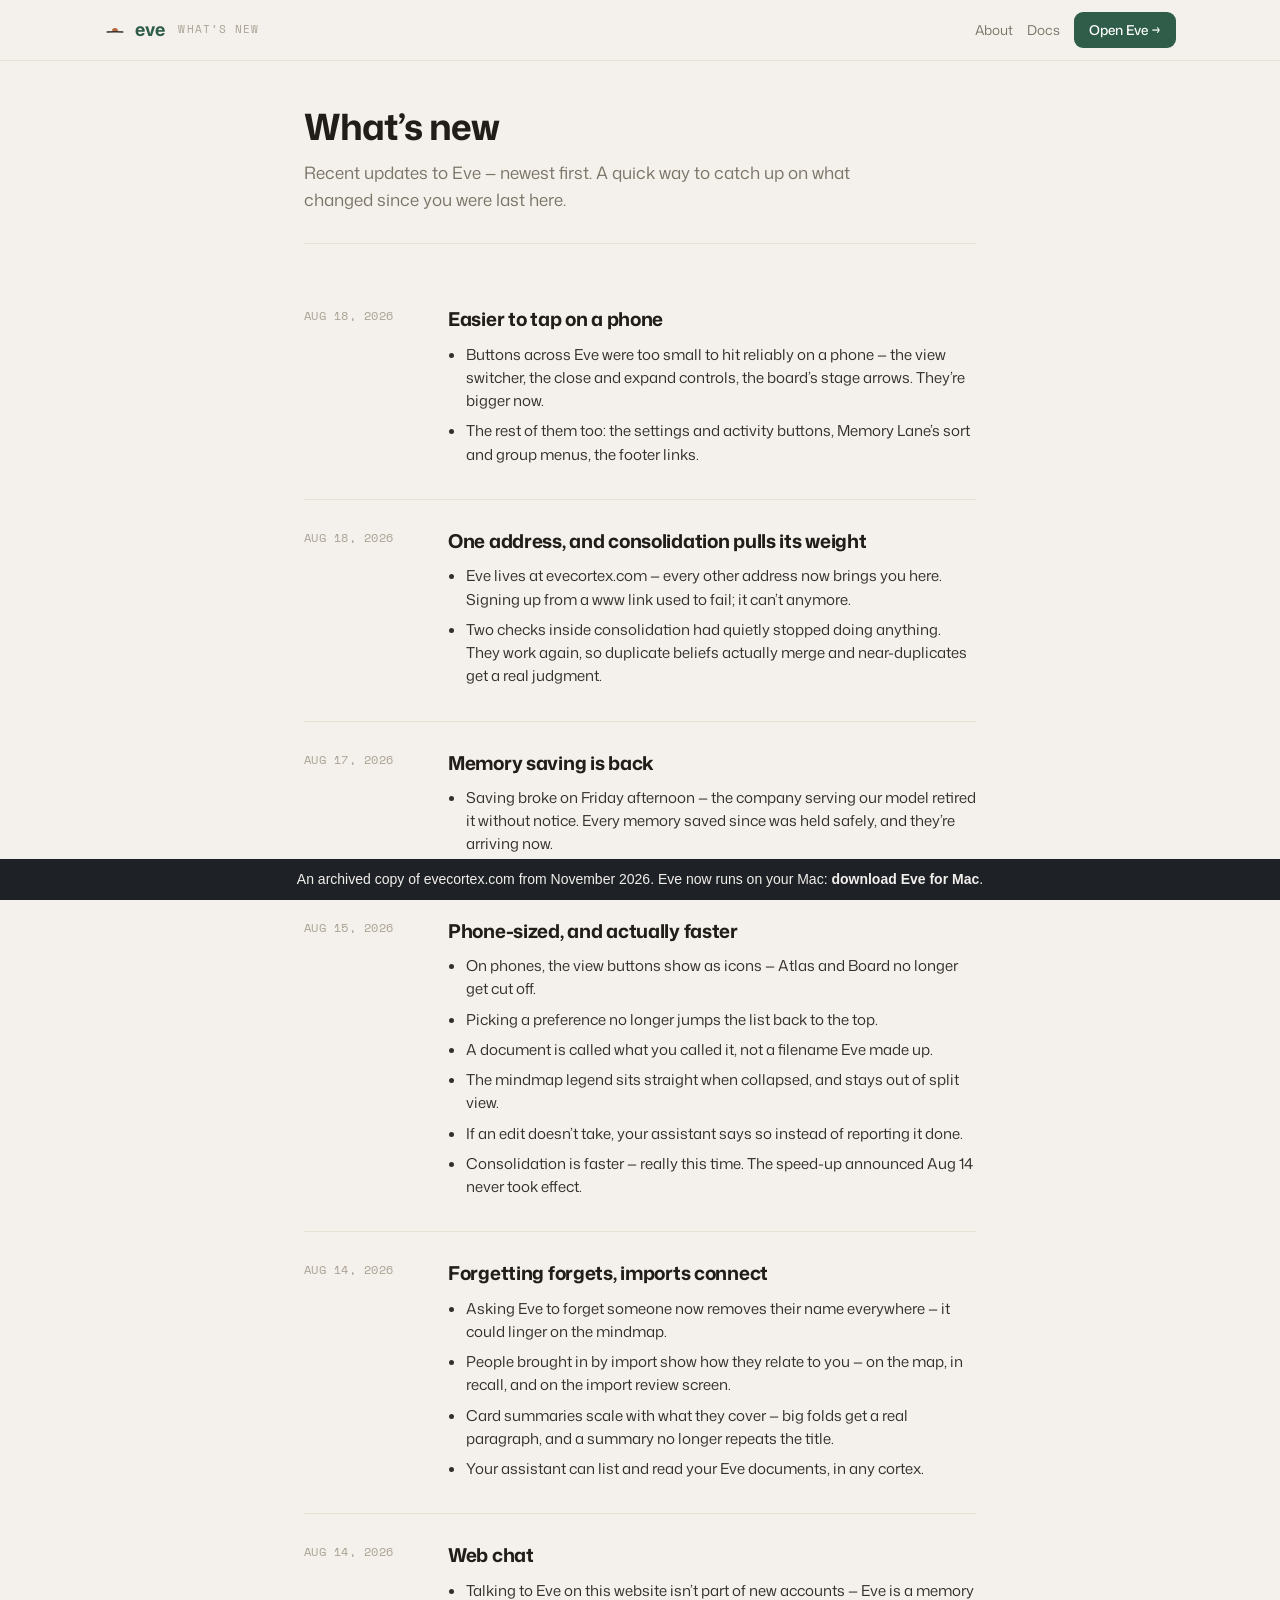
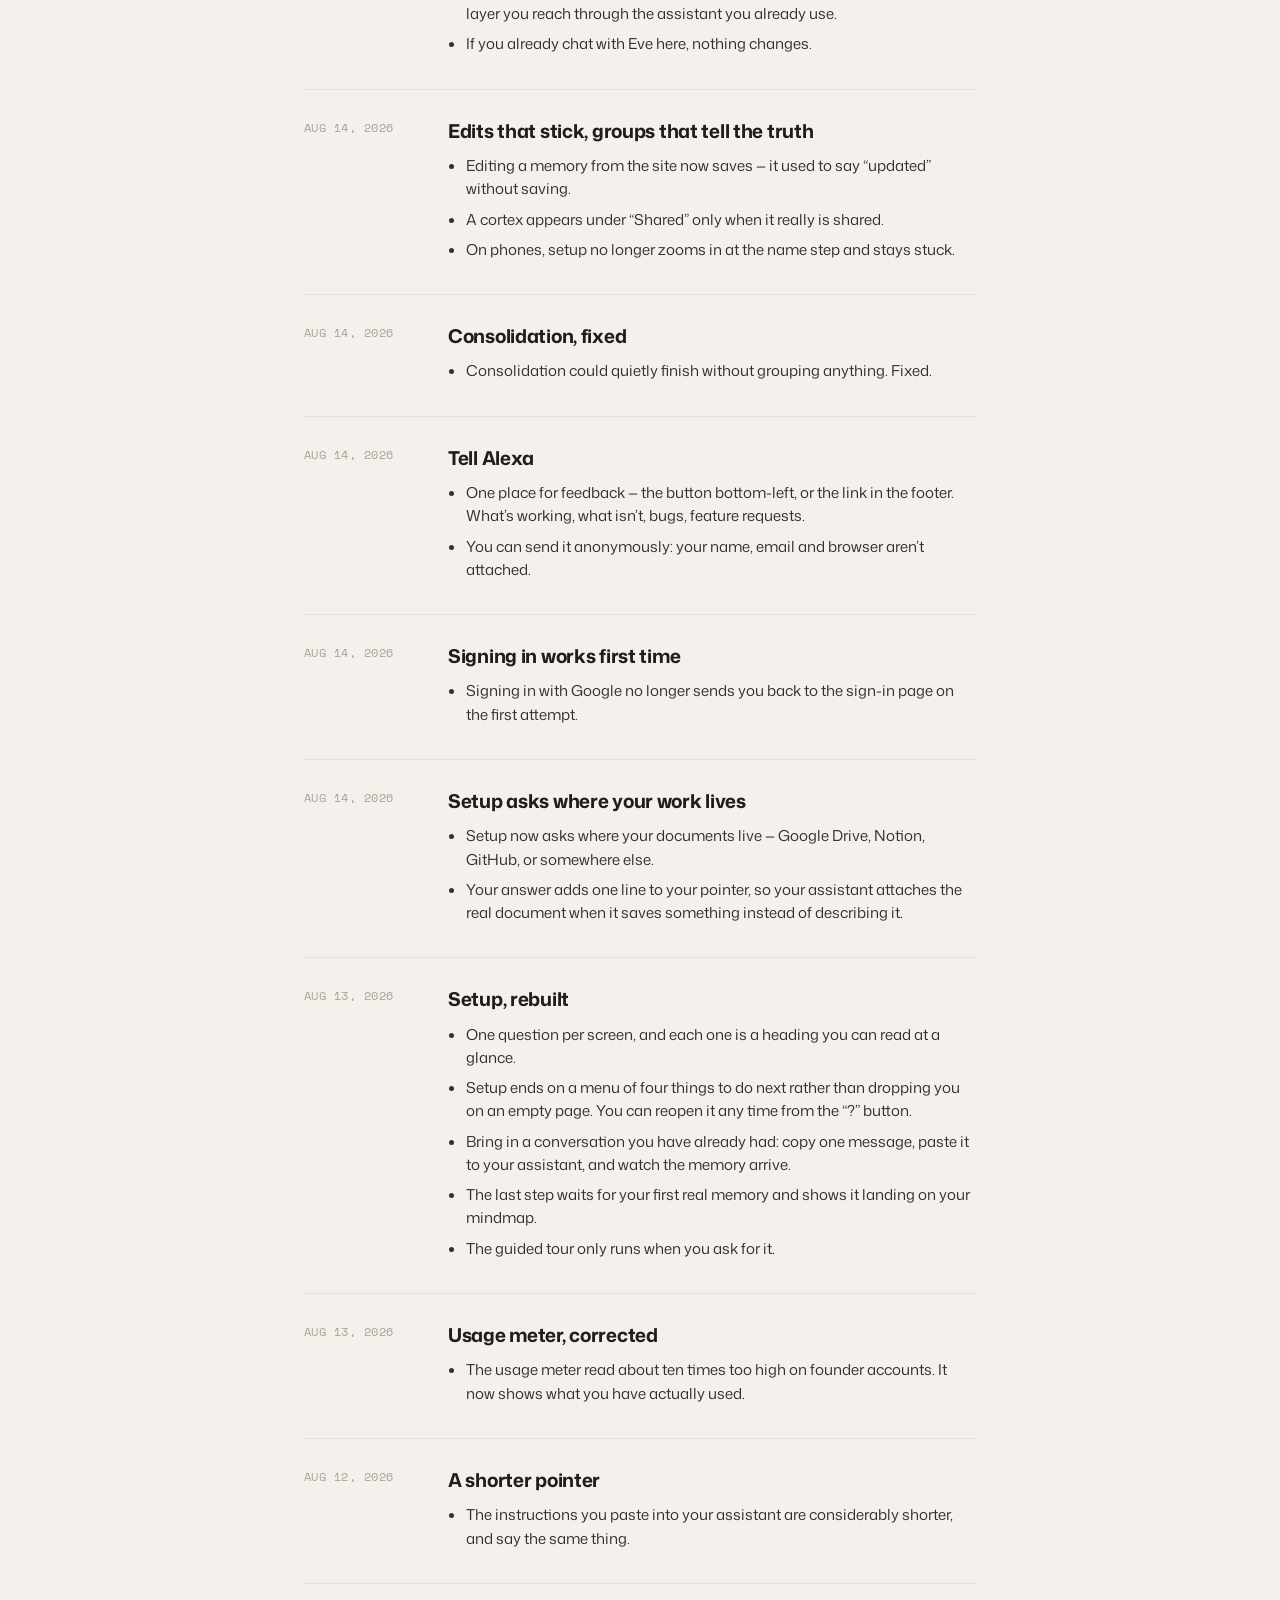
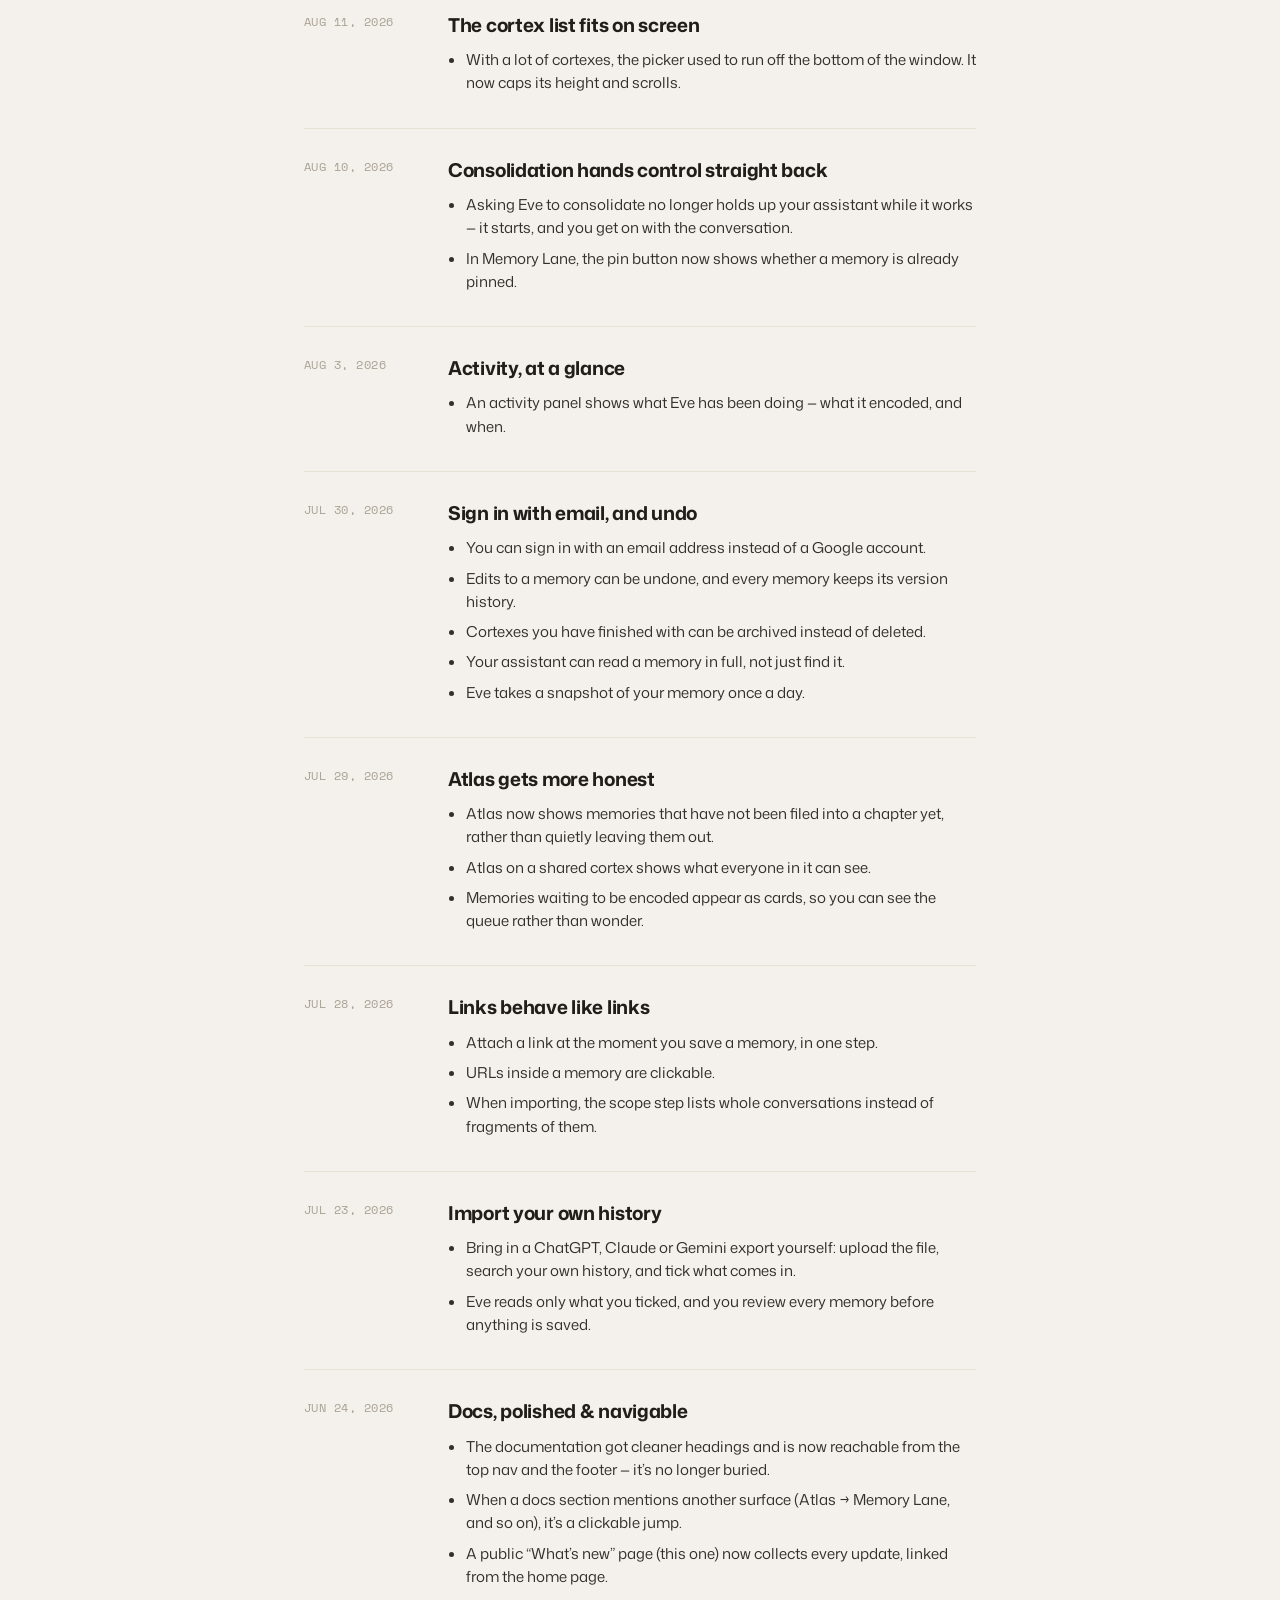
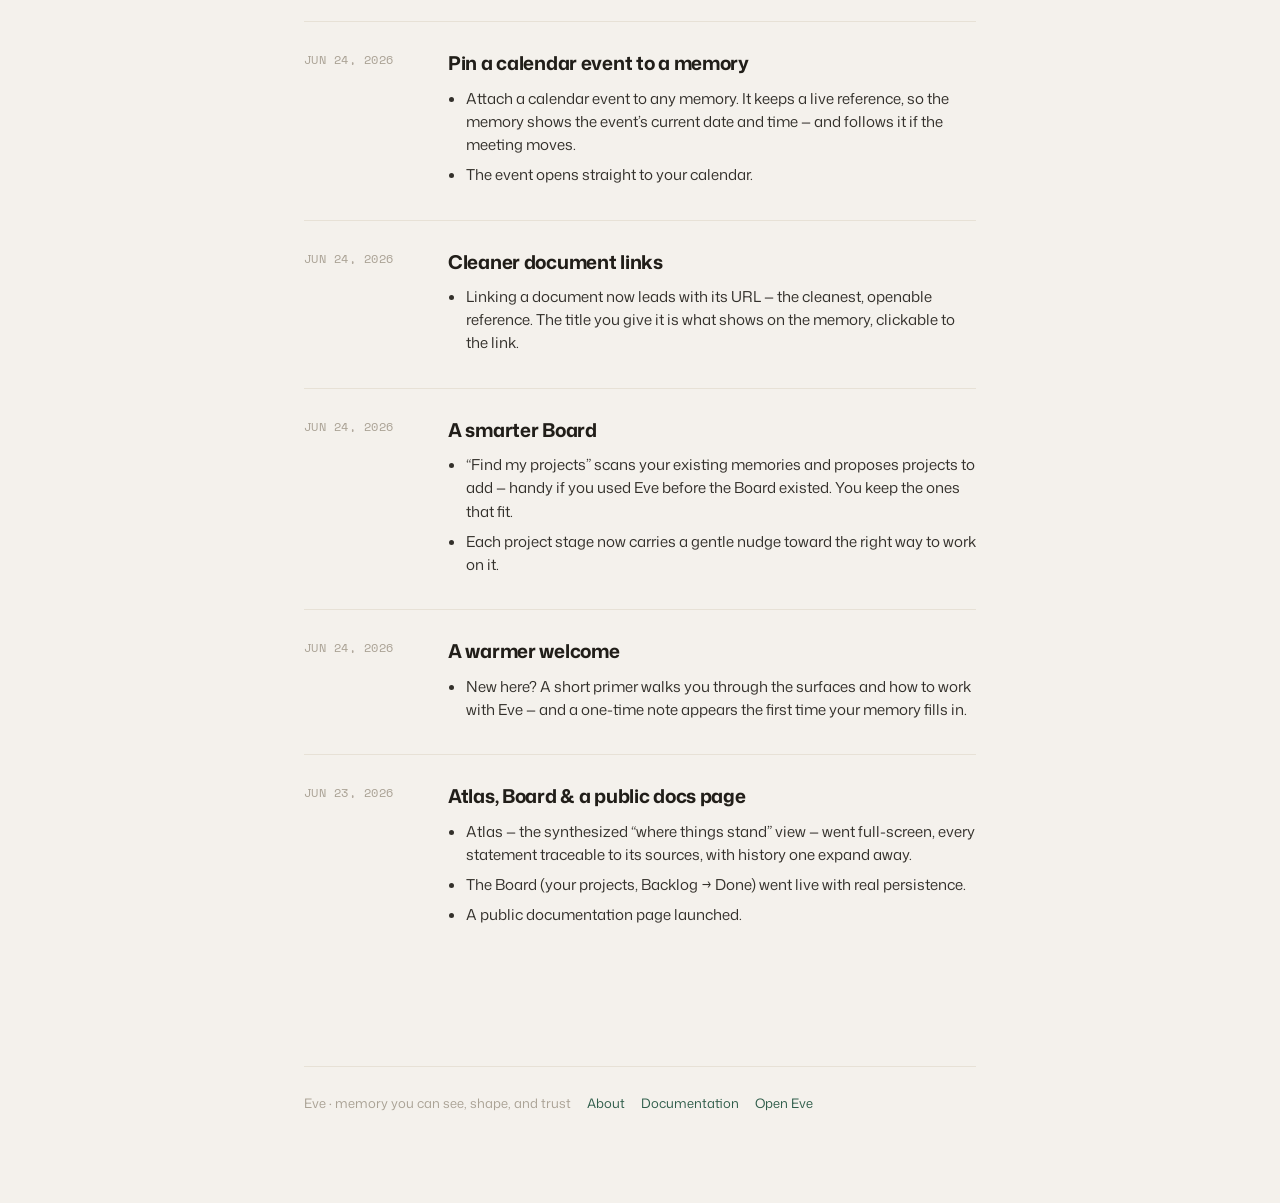
<file: docs/archive/patches.html>
<!DOCTYPE html>
<html lang="en">
<head>
<meta charset="UTF-8">
<meta name="viewport" content="width=device-width, initial-scale=1.0">
<title>Eve — what’s new</title>
<meta name="description" content="Recent updates to Eve — newest first. A quick way to catch up on what changed since you were last here.">
<link rel="canonical" href="patches.html">
<meta property="og:url" content="https://evecortex.com/patches.html">
<link rel="icon" href="eve-mark.svg">
<link rel="preconnect" href="https://fonts.googleapis.com">
<link rel="preconnect" href="https://fonts.gstatic.com" crossorigin>
<link href="https://fonts.googleapis.com/css2?family=Mona+Sans:wght@400;500;600;700&family=Space+Mono:wght@400;700&display=swap" rel="stylesheet">
<!--
  Public changelog page (lath, 2026-06-24). Renders from patches.js — the single
  source of truth shared with the in-app "✨ What's new" overlay (index.html).
  To ship a new patch, add ONE entry at the top of EVE_PATCHES in patches.js;
  both this page and the in-app overlay pick it up. No copy lives here.
  IP boundary (PUBLIC page): describe what the user GETS, never kernel mechanism.
-->
<style>
  :root{
    --bg:#f4f1ec; --panel:#fff; --ink:#211e19; --muted:#7b7568; --faint:#aaa295;
    --line:#e7e1d6; --line2:#ddd5c8; --accent:#2f5d4a; --accent-d:#244a3a;
    --sage:#5e8d6b; --warm:#b5673f;
  }
  *{box-sizing:border-box}
  html{scroll-behavior:smooth}
  body{margin:0; font-family:'Mona Sans','Inter',system-ui,sans-serif; background:var(--bg); color:var(--ink); -webkit-font-smoothing:antialiased; line-height:1.6;}
  a{color:var(--accent); text-decoration:none}
  a:hover{text-decoration:underline}
  .mono{font-family:'Space Mono',monospace}

  .topbar{position:sticky; top:0; z-index:20; background:rgba(244,241,236,.88); backdrop-filter:blur(8px); border-bottom:1px solid var(--line); }
  .topbar .row{max-width:1120px; margin:0 auto; padding:12px 24px; display:flex; align-items:center; gap:14px;}
  .brand{display:flex; align-items:center; gap:9px; font-weight:700; font-size:18px; letter-spacing:-.01em;}
  .brand img{width:22px; height:22px}
  .topbar .sp{flex:1}
  .topbar .lnk{font-size:13.5px; color:var(--muted)}
  .topbar .cta{background:var(--accent); color:#fff; border-radius:9px; padding:7px 15px; font-size:13.5px; font-weight:500;}
  .topbar .cta:hover{background:var(--accent-d); text-decoration:none}

  .wrap{max-width:720px; margin:0 auto; padding:0 24px;}
  .hero{padding:46px 0 30px; border-bottom:1px solid var(--line); margin-bottom:10px;}
  .hero h1{font-weight:700; font-size:36px; letter-spacing:-.025em; margin:0 0 12px; line-height:1.12;}
  .hero p{font-size:17px; color:var(--muted); margin:0; max-width:560px;}

  .feed{padding:24px 0 96px;}
  .patch{padding:26px 0; border-top:1px solid var(--line); display:grid; grid-template-columns:120px 1fr; gap:24px; align-items:start;}
  .patch:first-child{border-top:none}
  @media (max-width:640px){ .patch{grid-template-columns:1fr; gap:8px} }
  .patch .when{font-family:'Space Mono',monospace; font-size:11.5px; letter-spacing:.04em; text-transform:uppercase; color:var(--faint); padding-top:3px;}
  .patch .title{font-weight:700; font-size:19px; letter-spacing:-.015em; margin:0 0 8px;}
  .patch ul{padding-left:18px; margin:0;}
  .patch li{font-size:15px; color:#33302b; margin:7px 0; line-height:1.55;}

  footer{border-top:1px solid var(--line); margin-top:10px; padding:26px 0; color:var(--faint); font-size:13px; display:flex; gap:16px; flex-wrap:wrap;}
</style>
</head>
<body>
  <div class="topbar"><div class="row">
    <a class="brand" href="./"><img src="eve-mark.svg" alt="">eve</a>
    <span class="mono" style="font-size:11px; color:var(--faint); letter-spacing:.1em; text-transform:uppercase;">what’s new</span>
    <span class="sp"></span>
    <a class="lnk" href="about.html">About</a>
    <a class="lnk" href="docs.html">Docs</a>
    <a class="cta" href="./">Open Eve →</a>
  </div></div>

  <div class="wrap">
    <div class="hero">
      <h1>What’s new</h1>
      <p>Recent updates to Eve — newest first. A quick way to catch up on what changed since you were last here.</p>
    </div>
    <div class="feed" id="feed"></div>
    <footer>
      <span>Eve · memory you can see, shape, and trust</span>
      <a href="about.html">About</a>
      <a href="docs.html">Documentation</a>
      <a href="./">Open Eve</a>
    </footer>
  </div>

  <!-- ?v=2: see the note in index.html. The server revalidates this file now. -->
  <script src="patches.js"></script>
  <script>
    (function(){
      function esc(s){ return String(s).replace(/[&<>"]/g, c => ({'&':'&amp;','<':'&lt;','>':'&gt;','"':'&quot;'}[c])); }
      var feed = document.getElementById('feed');
      var patches = window.EVE_PATCHES || [];
      if (!patches.length){ feed.innerHTML = '<p style="color:#7b7568">No updates yet.</p>'; return; }
      feed.innerHTML = patches.map(function(p){
        var items = (p.items || []).map(function(i){ return '<li>' + esc(i) + '</li>'; }).join('');
        return '<div class="patch">' +
            '<div class="when">' + esc(p.date) + '</div>' +
            '<div><div class="title">' + esc(p.title) + '</div><ul>' + items + '</ul></div>' +
          '</div>';
      }).join('');
    })();
  </script>
<div style="height:64px"></div><div style="position:fixed;left:0;right:0;bottom:0;z-index:2147483647;background:#1e2126;color:#f1efeb;font:14px/1.5 -apple-system,BlinkMacSystemFont,Helvetica,Arial,sans-serif;padding:10px 16px;text-align:center">An archived copy of evecortex.com from November 2026. Eve now runs on your Mac: <a href="../" style="color:#f1efeb;font-weight:600">download Eve for Mac</a>.</div></body>
</html>
</file>
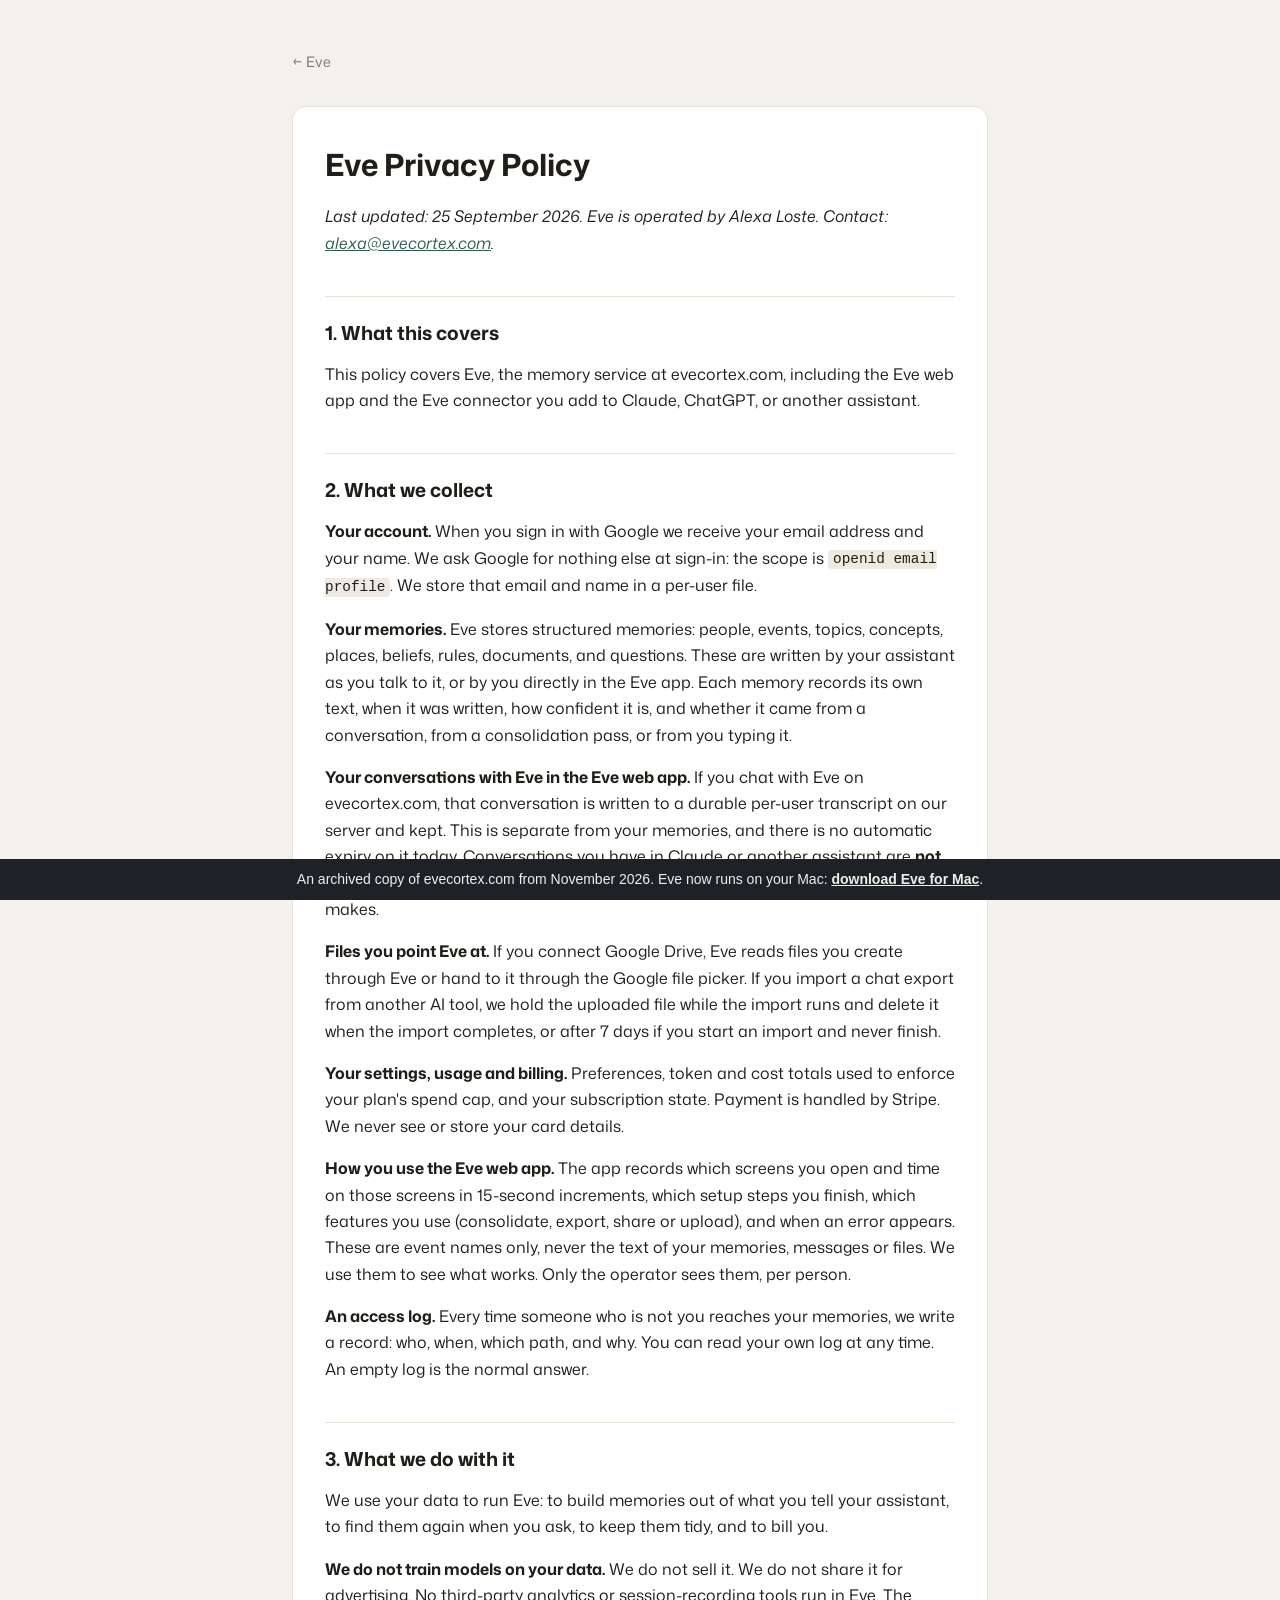
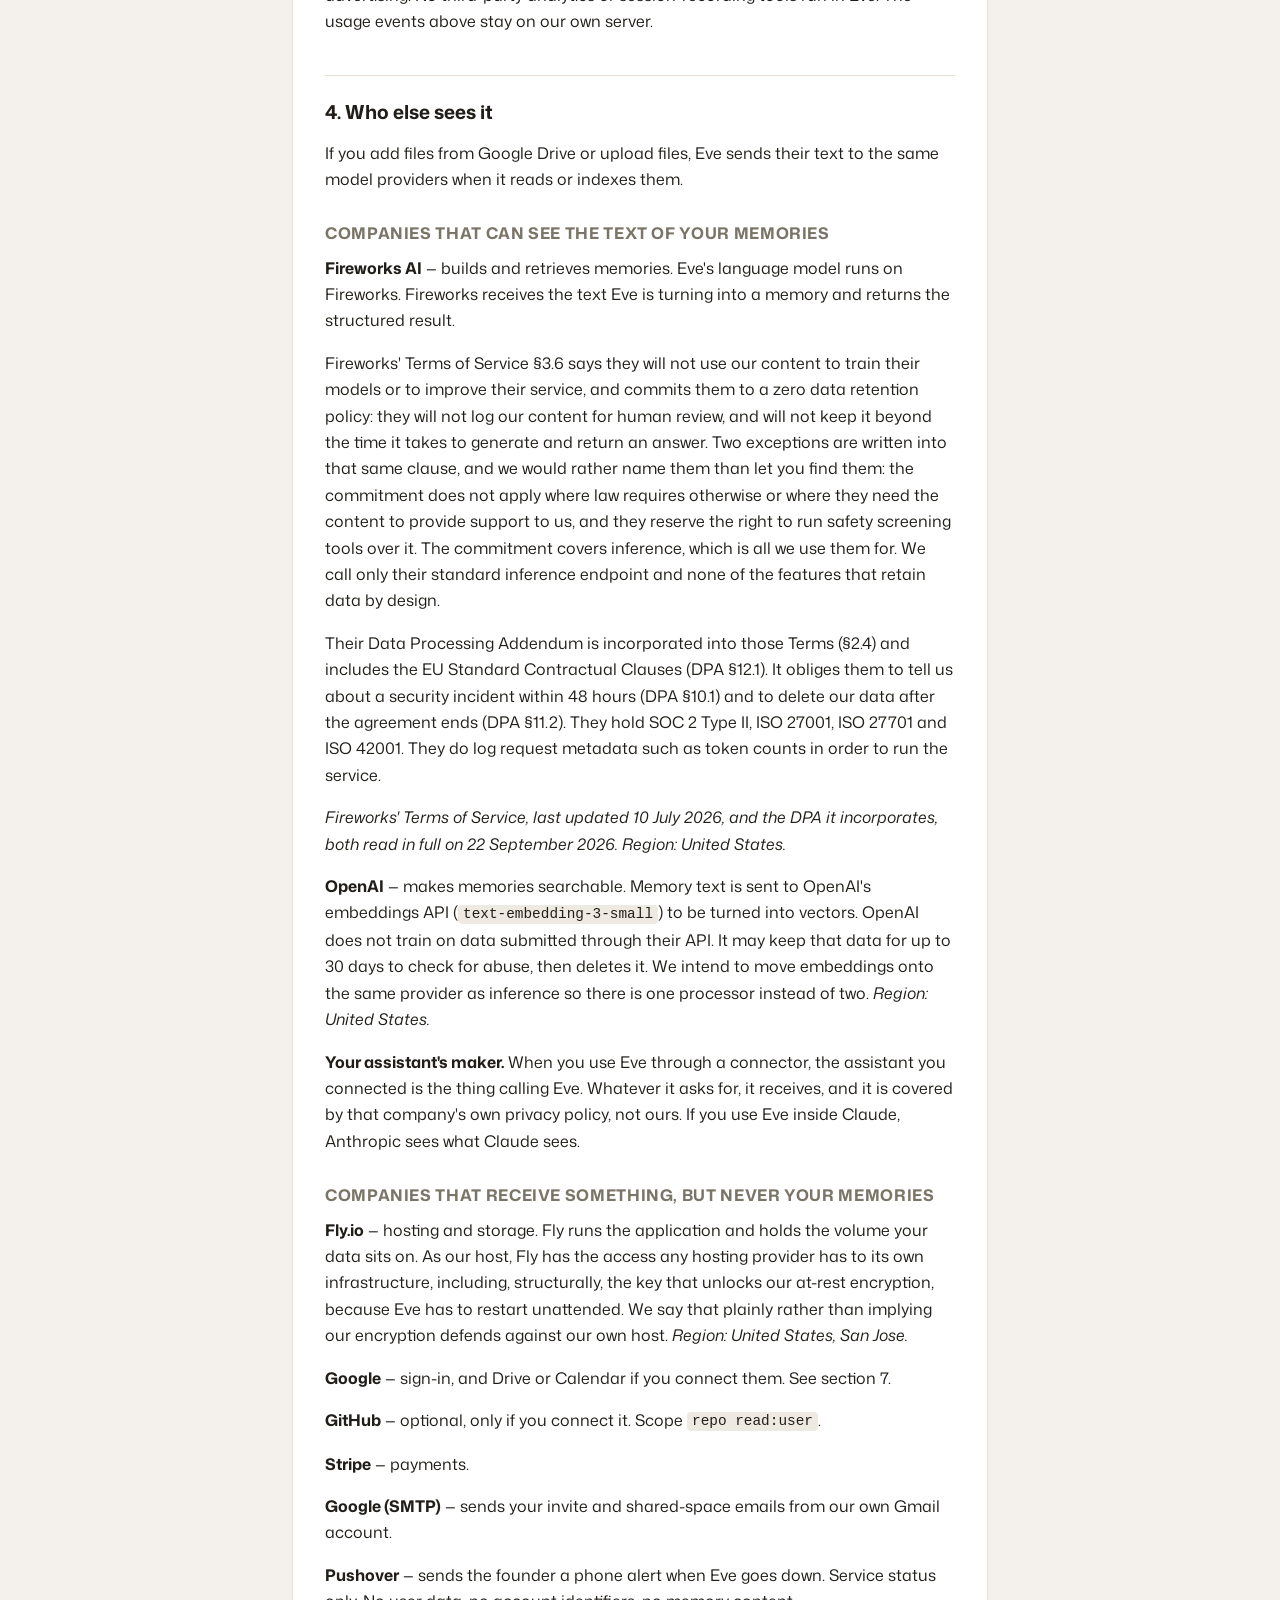
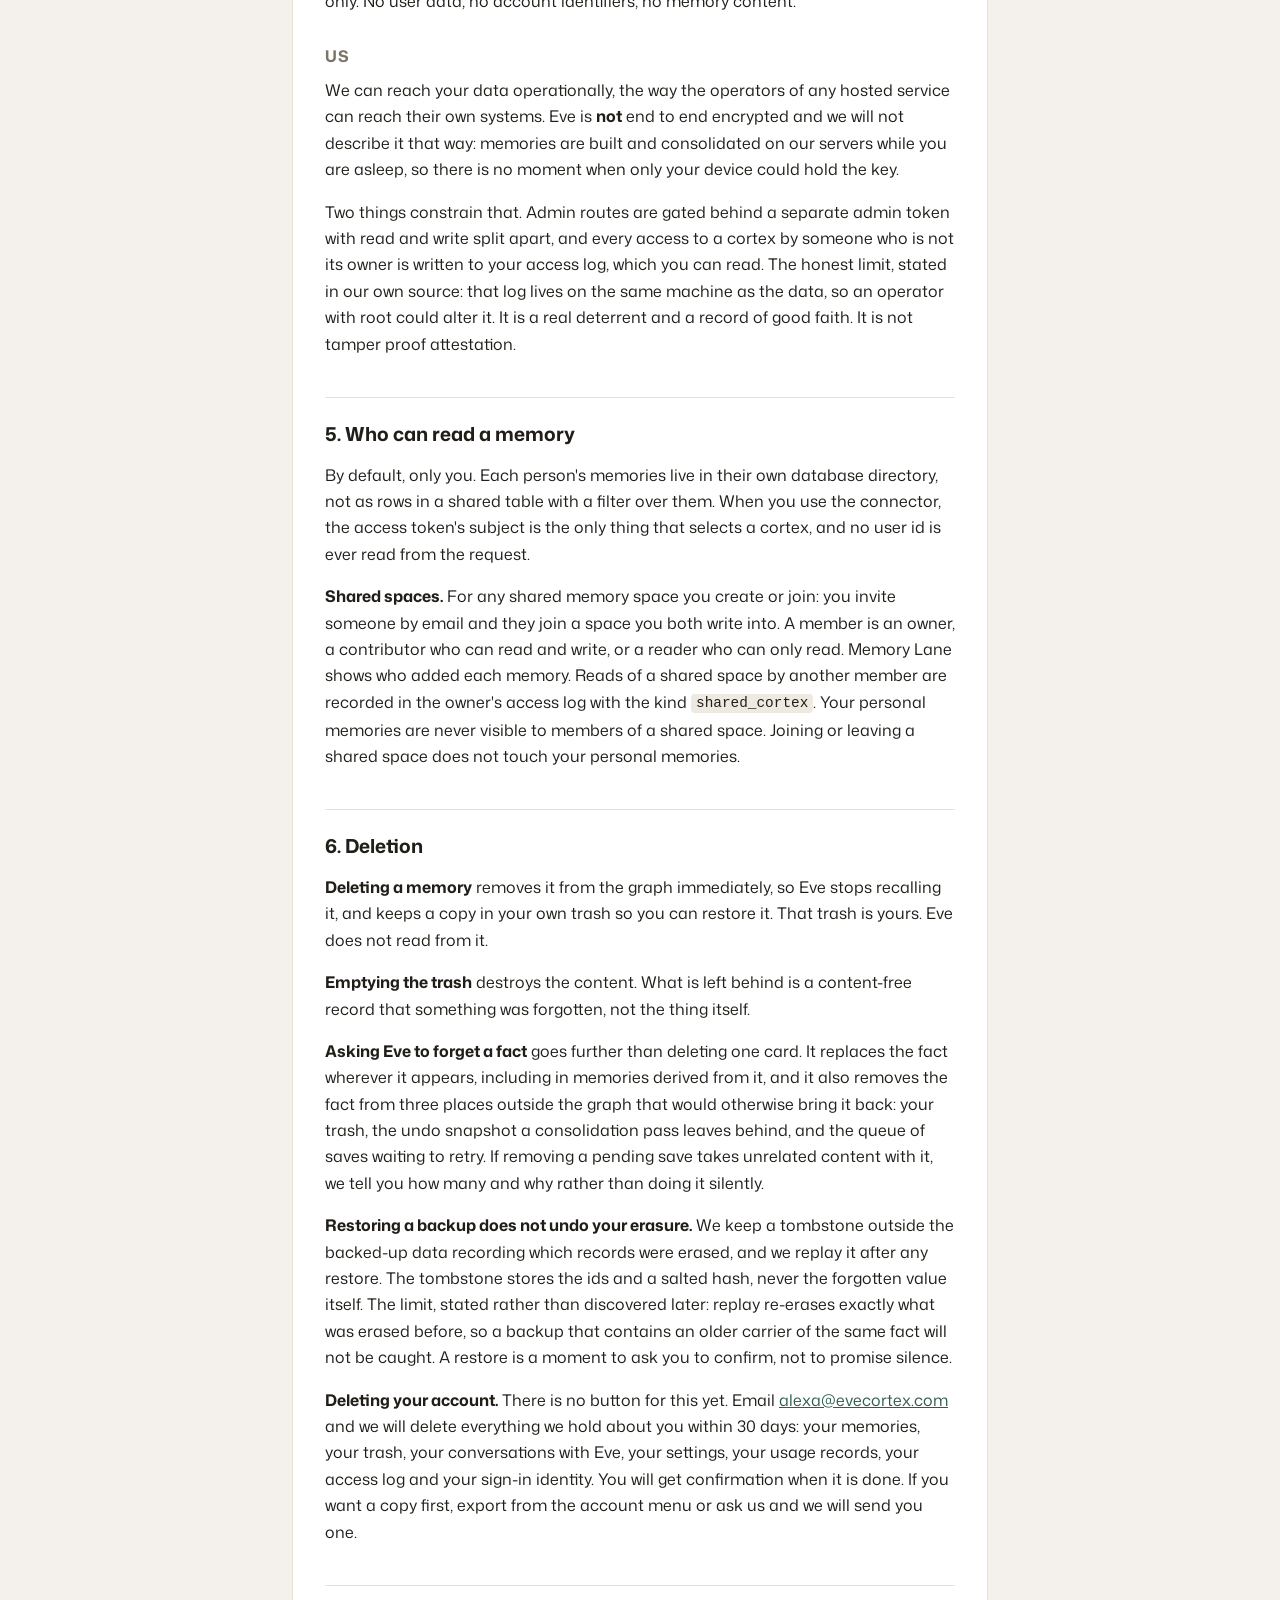
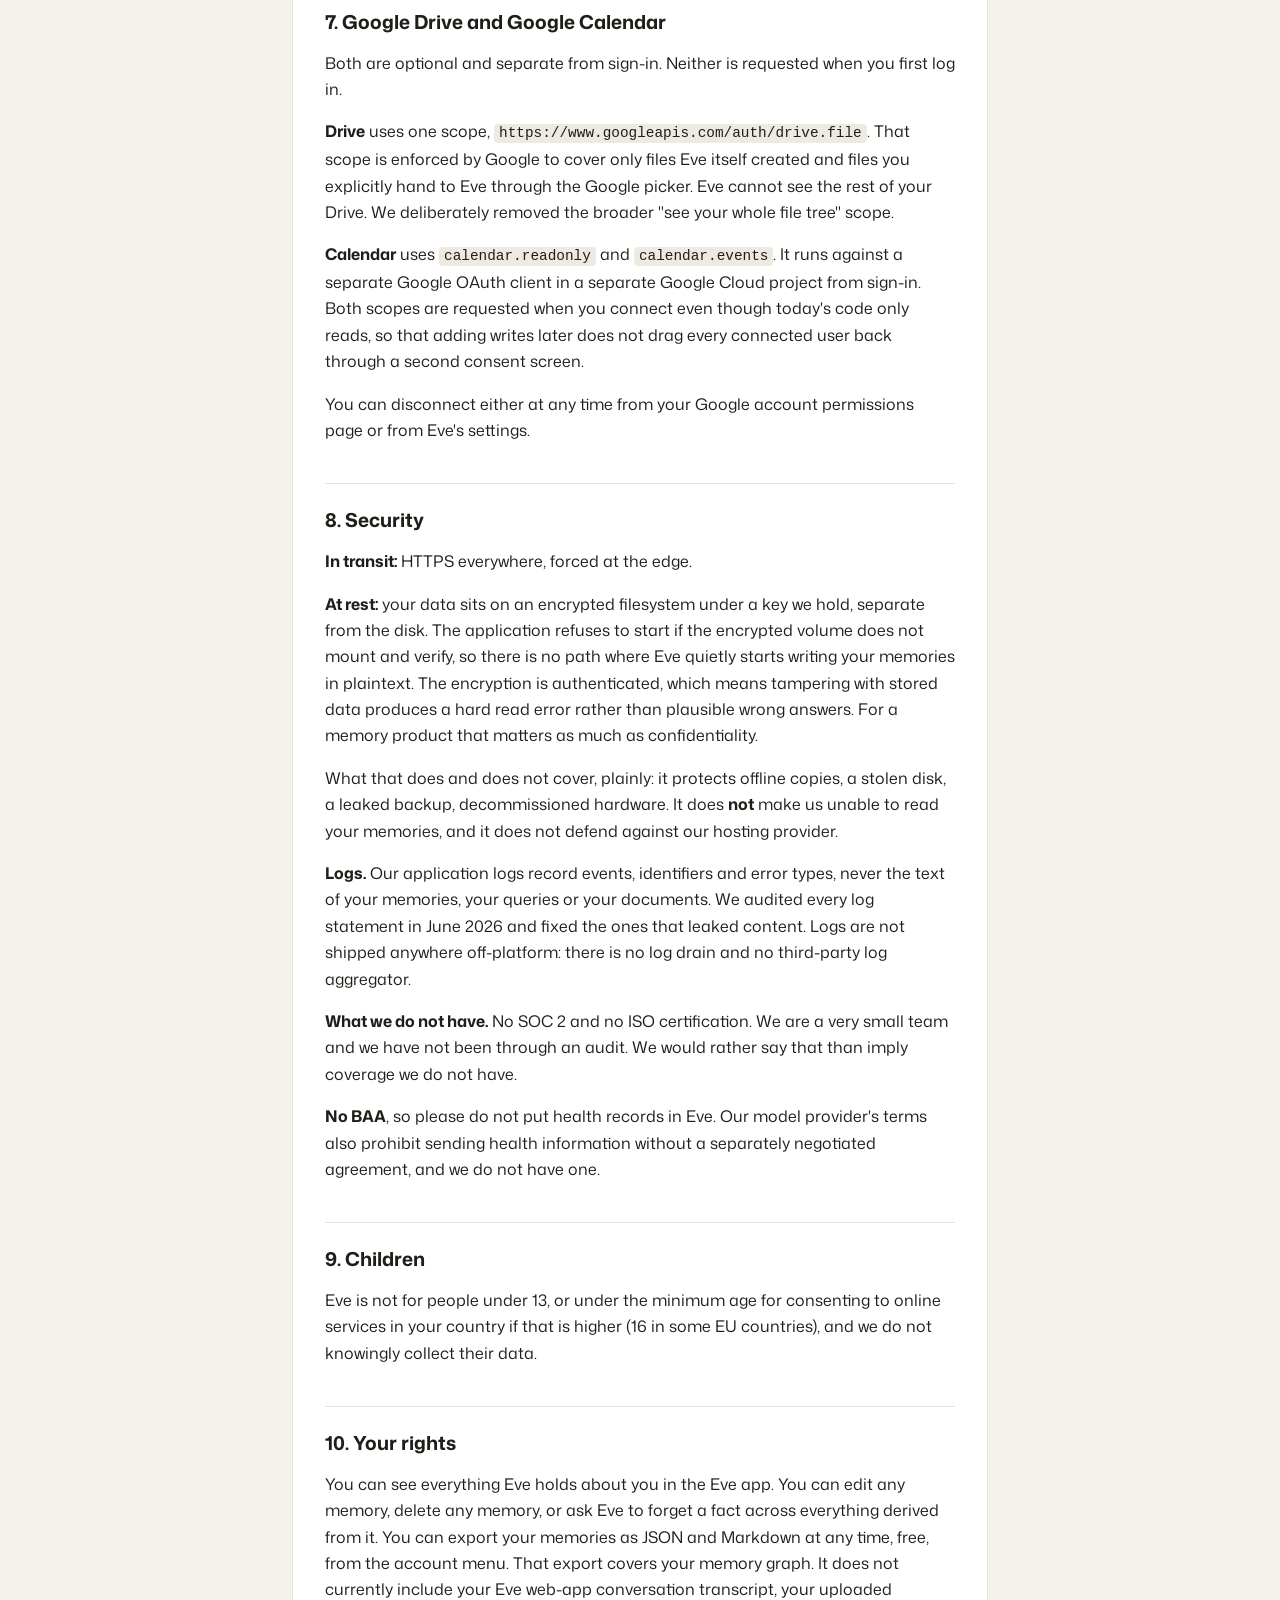
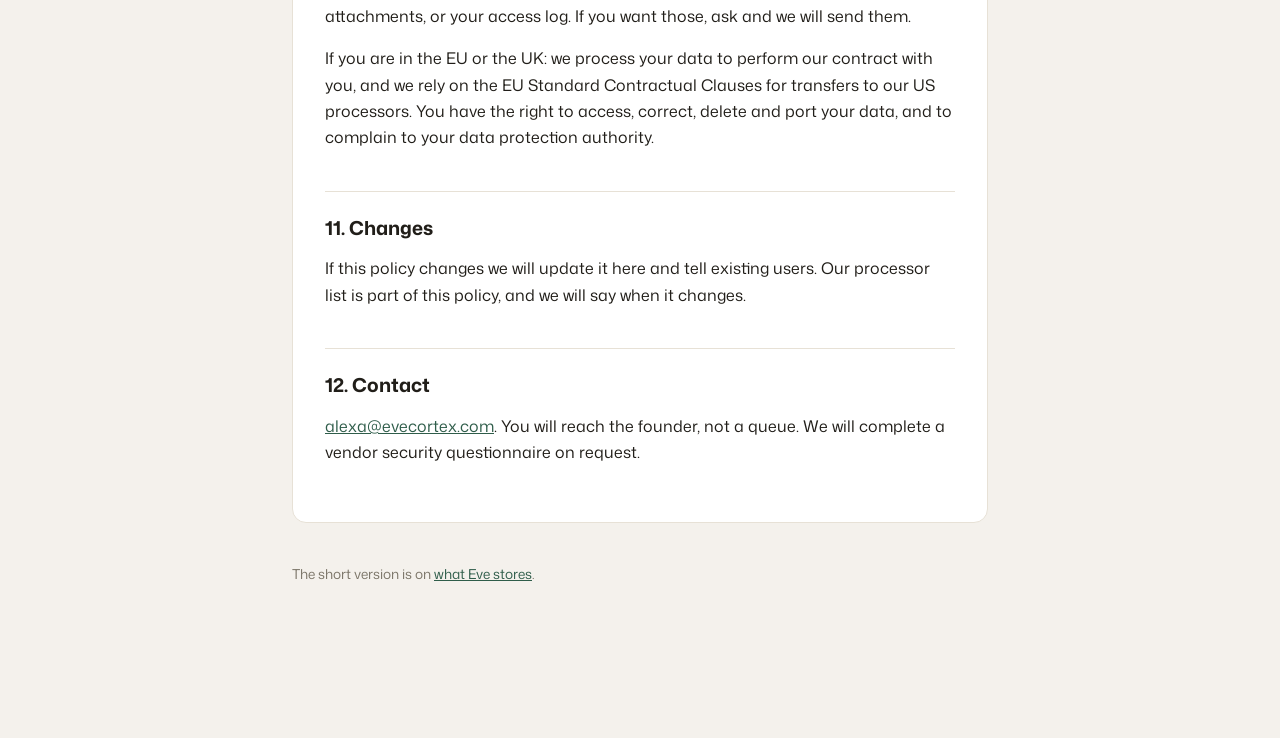
<file: docs/archive/privacy.html>
<!DOCTYPE html>
<html lang="en">
<head>
<meta charset="UTF-8">
<meta name="viewport" content="width=device-width, initial-scale=1.0">
<title>Eve — privacy policy</title>
<meta name="description" content="What Eve stores, who can see it, who we share it with, and how to delete it.">
<link rel="canonical" href="privacy.html">
<link rel="icon" href="eve-mark.svg">
<link rel="preconnect" href="https://fonts.googleapis.com">
<link rel="preconnect" href="https://fonts.gstatic.com" crossorigin>
<link href="https://fonts.googleapis.com/css2?family=Mona+Sans:wght@400;500;600;700&amp;display=swap" rel="stylesheet">
<!-- GENERATED FILE — do not edit by hand.
     Source: docs/privacy-policy.md
     Regenerate: python3 scripts/render_legal_pages.py
     tests/test_legal_pages.py fails if this file and its source disagree. -->
<style>
  :root{
    --bg:#f4f1ec; --panel:#fff; --ink:#211e19; --muted:#7b7568;
    --line:#e7e1d6; --accent:#2f5d4a; --warm:#b5673f;
  }
  *{box-sizing:border-box}
  body{margin:0; font-family:'Mona Sans','Inter',system-ui,sans-serif;
        background:var(--bg); color:var(--ink);
        -webkit-font-smoothing:antialiased; line-height:1.65;}
  a{color:var(--accent)}
  .wrap{max-width:46rem; margin:0 auto; padding:3rem 1.25rem 5rem;}
  .home{display:inline-block; margin-bottom:2rem; font-size:.9rem;
         color:var(--muted); text-decoration:none;}
  .home:hover{color:var(--accent)}
  .sheet{background:var(--panel); border:1px solid var(--line);
          border-radius:14px; padding:2.5rem 2rem;}
  h1{font-size:1.9rem; line-height:1.2; margin:0 0 1.25rem;}
  h2{font-size:1.2rem; margin:2.5rem 0 .75rem; padding-top:1.25rem;
      border-top:1px solid var(--line);}
  h3{font-size:1rem; margin:1.75rem 0 .5rem; color:var(--muted);
      text-transform:uppercase; letter-spacing:.04em;}
  p{margin:0 0 1rem}
  code{font-family:ui-monospace,SFMono-Regular,Menlo,monospace; font-size:.9em;
        background:#efeae1; padding:.1em .35em; border-radius:4px;}
  .todo{background:var(--warm); color:#fff; font-weight:600; font-size:.8em;
         letter-spacing:.03em; padding:.1em .45em; border-radius:4px;}
  .note{background:#fdf3ec; border-left:3px solid var(--warm);
         padding:.75rem 1rem; border-radius:0 6px 6px 0;
         font-size:.92rem; color:var(--muted);}
  .foot{margin-top:2.5rem; font-size:.85rem; color:var(--muted);}
  @media (max-width:640px){ .sheet{padding:1.75rem 1.25rem} }
</style>
</head>
<body>
<div class="wrap">
<a class="home" href="./">&larr; Eve</a>
<main class="sheet">
<h1>Eve Privacy Policy</h1>
<p><em>Last updated: 25 September 2026. Eve is operated by Alexa Loste. Contact: <a href="mailto:alexa@evecortex.com">alexa@evecortex.com</a>.</em></p>
<h2>1. What this covers</h2>
<p>This policy covers Eve, the memory service at evecortex.com, including the Eve web app and the Eve connector you add to Claude, ChatGPT, or another assistant.</p>
<h2>2. What we collect</h2>
<p><strong>Your account.</strong> When you sign in with Google we receive your email address and your name. We ask Google for nothing else at sign-in: the scope is <code>openid email profile</code>. We store that email and name in a per-user file.</p>
<p><strong>Your memories.</strong> Eve stores structured memories: people, events, topics, concepts, places, beliefs, rules, documents, and questions. These are written by your assistant as you talk to it, or by you directly in the Eve app. Each memory records its own text, when it was written, how confident it is, and whether it came from a conversation, from a consolidation pass, or from you typing it.</p>
<p><strong>Your conversations with Eve in the Eve web app.</strong> If you chat with Eve on evecortex.com, that conversation is written to a durable per-user transcript on our server and kept. This is separate from your memories, and there is no automatic expiry on it today. Conversations you have in Claude or another assistant are <strong>not</strong> copied to us. The connector only receives the specific tool calls your assistant makes.</p>
<p><strong>Files you point Eve at.</strong> If you connect Google Drive, Eve reads files you create through Eve or hand to it through the Google file picker. If you import a chat export from another AI tool, we hold the uploaded file while the import runs and delete it when the import completes, or after 7 days if you start an import and never finish.</p>
<p><strong>Your settings, usage and billing.</strong> Preferences, token and cost totals used to enforce your plan's spend cap, and your subscription state. Payment is handled by Stripe. We never see or store your card details.</p>
<p><strong>How you use the Eve web app.</strong> The app records which screens you open and time on those screens in 15-second increments, which setup steps you finish, which features you use (consolidate, export, share or upload), and when an error appears. These are event names only, never the text of your memories, messages or files. We use them to see what works. Only the operator sees them, per person.</p>
<p><strong>An access log.</strong> Every time someone who is not you reaches your memories, we write a record: who, when, which path, and why. You can read your own log at any time. An empty log is the normal answer.</p>
<h2>3. What we do with it</h2>
<p>We use your data to run Eve: to build memories out of what you tell your assistant, to find them again when you ask, to keep them tidy, and to bill you.</p>
<p><strong>We do not train models on your data.</strong> We do not sell it. We do not share it for advertising. No third-party analytics or session-recording tools run in Eve. The usage events above stay on our own server.</p>
<h2>4. Who else sees it</h2>
<p>If you add files from Google Drive or upload files, Eve sends their text to the same model providers when it reads or indexes them.</p>
<h3>Companies that can see the text of your memories</h3>
<p><strong>Fireworks AI</strong> — builds and retrieves memories. Eve's language model runs on Fireworks. Fireworks receives the text Eve is turning into a memory and returns the structured result.</p>
<p>Fireworks' Terms of Service §3.6 says they will not use our content to train their models or to improve their service, and commits them to a zero data retention policy: they will not log our content for human review, and will not keep it beyond the time it takes to generate and return an answer. Two exceptions are written into that same clause, and we would rather name them than let you find them: the commitment does not apply where law requires otherwise or where they need the content to provide support to us, and they reserve the right to run safety screening tools over it. The commitment covers inference, which is all we use them for. We call only their standard inference endpoint and none of the features that retain data by design.</p>
<p>Their Data Processing Addendum is incorporated into those Terms (§2.4) and includes the EU Standard Contractual Clauses (DPA §12.1). It obliges them to tell us about a security incident within 48 hours (DPA §10.1) and to delete our data after the agreement ends (DPA §11.2). They hold SOC 2 Type II, ISO 27001, ISO 27701 and ISO 42001. They do log request metadata such as token counts in order to run the service.</p>
<p><em>Fireworks' Terms of Service, last updated 10 July 2026, and the DPA it incorporates, both read in full on 22 September 2026.</em> <em>Region: United States.</em></p>
<p><strong>OpenAI</strong> — makes memories searchable. Memory text is sent to OpenAI's embeddings API (<code>text-embedding-3-small</code>) to be turned into vectors. OpenAI does not train on data submitted through their API. It may keep that data for up to 30 days to check for abuse, then deletes it. We intend to move embeddings onto the same provider as inference so there is one processor instead of two. <em>Region: United States.</em></p>
<p><strong>Your assistant's maker.</strong> When you use Eve through a connector, the assistant you connected is the thing calling Eve. Whatever it asks for, it receives, and it is covered by that company's own privacy policy, not ours. If you use Eve inside Claude, Anthropic sees what Claude sees.</p>
<h3>Companies that receive something, but never your memories</h3>
<p><strong>Fly.io</strong> — hosting and storage. Fly runs the application and holds the volume your data sits on. As our host, Fly has the access any hosting provider has to its own infrastructure, including, structurally, the key that unlocks our at-rest encryption, because Eve has to restart unattended. We say that plainly rather than implying our encryption defends against our own host. <em>Region: United States, San Jose.</em></p>
<p><strong>Google</strong> — sign-in, and Drive or Calendar if you connect them. See section 7.</p>
<p><strong>GitHub</strong> — optional, only if you connect it. Scope <code>repo read:user</code>.</p>
<p><strong>Stripe</strong> — payments.</p>
<p><strong>Google (SMTP)</strong> — sends your invite and shared-space emails from our own Gmail account.</p>
<p><strong>Pushover</strong> — sends the founder a phone alert when Eve goes down. Service status only. No user data, no account identifiers, no memory content.</p>
<h3>Us</h3>
<p>We can reach your data operationally, the way the operators of any hosted service can reach their own systems. Eve is <strong>not</strong> end to end encrypted and we will not describe it that way: memories are built and consolidated on our servers while you are asleep, so there is no moment when only your device could hold the key.</p>
<p>Two things constrain that. Admin routes are gated behind a separate admin token with read and write split apart, and every access to a cortex by someone who is not its owner is written to your access log, which you can read. The honest limit, stated in our own source: that log lives on the same machine as the data, so an operator with root could alter it. It is a real deterrent and a record of good faith. It is not tamper proof attestation.</p>
<h2>5. Who can read a memory</h2>
<p>By default, only you. Each person's memories live in their own database directory, not as rows in a shared table with a filter over them. When you use the connector, the access token's subject is the only thing that selects a cortex, and no user id is ever read from the request.</p>
<p><strong>Shared spaces.</strong> For any shared memory space you create or join: you invite someone by email and they join a space you both write into. A member is an owner, a contributor who can read and write, or a reader who can only read. Memory Lane shows who added each memory. Reads of a shared space by another member are recorded in the owner's access log with the kind <code>shared_cortex</code>. Your personal memories are never visible to members of a shared space. Joining or leaving a shared space does not touch your personal memories.</p>
<h2>6. Deletion</h2>
<p><strong>Deleting a memory</strong> removes it from the graph immediately, so Eve stops recalling it, and keeps a copy in your own trash so you can restore it. That trash is yours. Eve does not read from it.</p>
<p><strong>Emptying the trash</strong> destroys the content. What is left behind is a content-free record that something was forgotten, not the thing itself.</p>
<p><strong>Asking Eve to forget a fact</strong> goes further than deleting one card. It replaces the fact wherever it appears, including in memories derived from it, and it also removes the fact from three places outside the graph that would otherwise bring it back: your trash, the undo snapshot a consolidation pass leaves behind, and the queue of saves waiting to retry. If removing a pending save takes unrelated content with it, we tell you how many and why rather than doing it silently.</p>
<p><strong>Restoring a backup does not undo your erasure.</strong> We keep a tombstone outside the backed-up data recording which records were erased, and we replay it after any restore. The tombstone stores the ids and a salted hash, never the forgotten value itself. The limit, stated rather than discovered later: replay re-erases exactly what was erased before, so a backup that contains an older carrier of the same fact will not be caught. A restore is a moment to ask you to confirm, not to promise silence.</p>
<p><strong>Deleting your account.</strong> There is no button for this yet. Email <a href="mailto:alexa@evecortex.com">alexa@evecortex.com</a> and we will delete everything we hold about you within 30 days: your memories, your trash, your conversations with Eve, your settings, your usage records, your access log and your sign-in identity. You will get confirmation when it is done. If you want a copy first, export from the account menu or ask us and we will send you one.</p>
<h2>7. Google Drive and Google Calendar</h2>
<p>Both are optional and separate from sign-in. Neither is requested when you first log in.</p>
<p><strong>Drive</strong> uses one scope, <code>https://www.googleapis.com/auth/drive.file</code>. That scope is enforced by Google to cover only files Eve itself created and files you explicitly hand to Eve through the Google picker. Eve cannot see the rest of your Drive. We deliberately removed the broader "see your whole file tree" scope.</p>
<p><strong>Calendar</strong> uses <code>calendar.readonly</code> and <code>calendar.events</code>. It runs against a separate Google OAuth client in a separate Google Cloud project from sign-in. Both scopes are requested when you connect even though today's code only reads, so that adding writes later does not drag every connected user back through a second consent screen.</p>
<p>You can disconnect either at any time from your Google account permissions page or from Eve's settings.</p>
<h2>8. Security</h2>
<p><strong>In transit:</strong> HTTPS everywhere, forced at the edge.</p>
<p><strong>At rest:</strong> your data sits on an encrypted filesystem under a key we hold, separate from the disk. The application refuses to start if the encrypted volume does not mount and verify, so there is no path where Eve quietly starts writing your memories in plaintext. The encryption is authenticated, which means tampering with stored data produces a hard read error rather than plausible wrong answers. For a memory product that matters as much as confidentiality.</p>
<p>What that does and does not cover, plainly: it protects offline copies, a stolen disk, a leaked backup, decommissioned hardware. It does <strong>not</strong> make us unable to read your memories, and it does not defend against our hosting provider.</p>
<p><strong>Logs.</strong> Our application logs record events, identifiers and error types, never the text of your memories, your queries or your documents. We audited every log statement in June 2026 and fixed the ones that leaked content. Logs are not shipped anywhere off-platform: there is no log drain and no third-party log aggregator.</p>
<p><strong>What we do not have.</strong> No SOC 2 and no ISO certification. We are a very small team and we have not been through an audit. We would rather say that than imply coverage we do not have.</p>
<p><strong>No BAA</strong>, so please do not put health records in Eve. Our model provider's terms also prohibit sending health information without a separately negotiated agreement, and we do not have one.</p>
<h2>9. Children</h2>
<p>Eve is not for people under 13, or under the minimum age for consenting to online services in your country if that is higher (16 in some EU countries), and we do not knowingly collect their data.</p>
<h2>10. Your rights</h2>
<p>You can see everything Eve holds about you in the Eve app. You can edit any memory, delete any memory, or ask Eve to forget a fact across everything derived from it. You can export your memories as JSON and Markdown at any time, free, from the account menu. That export covers your memory graph. It does not currently include your Eve web-app conversation transcript, your uploaded attachments, or your access log. If you want those, ask and we will send them.</p>
<p>If you are in the EU or the UK: we process your data to perform our contract with you, and we rely on the EU Standard Contractual Clauses for transfers to our US processors. You have the right to access, correct, delete and port your data, and to complain to your data protection authority.</p>
<h2>11. Changes</h2>
<p>If this policy changes we will update it here and tell existing users. Our processor list is part of this policy, and we will say when it changes.</p>
<h2>12. Contact</h2>
<p><a href="mailto:alexa@evecortex.com">alexa@evecortex.com</a>. You will reach the founder, not a queue. We will complete a vendor security questionnaire on request.</p>
</main>
<p class="foot">The short version is on <a href="data.html">what Eve stores</a>.</p>
</div>
<div style="height:64px"></div><div style="position:fixed;left:0;right:0;bottom:0;z-index:2147483647;background:#1e2126;color:#f1efeb;font:14px/1.5 -apple-system,BlinkMacSystemFont,Helvetica,Arial,sans-serif;padding:10px 16px;text-align:center">An archived copy of evecortex.com from November 2026. Eve now runs on your Mac: <a href="../" style="color:#f1efeb;font-weight:600">download Eve for Mac</a>.</div></body>
</html>
</file>
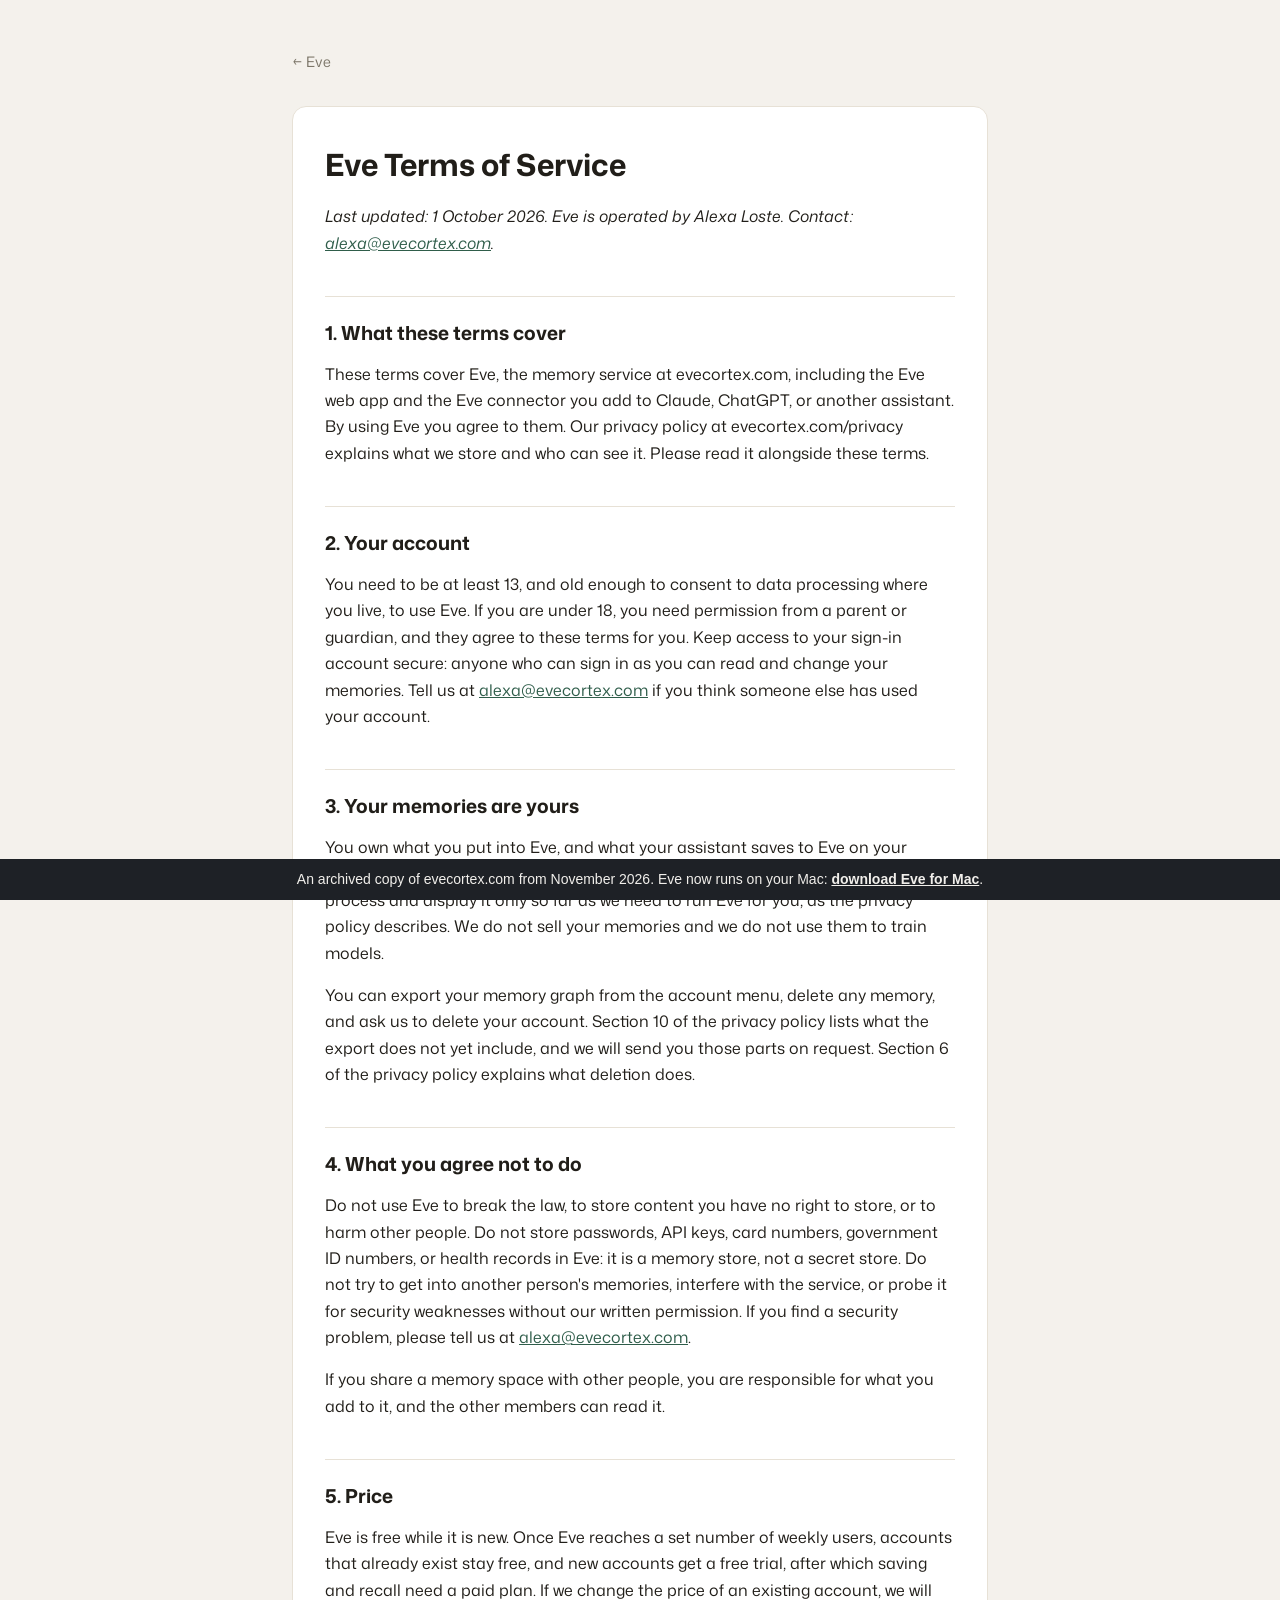
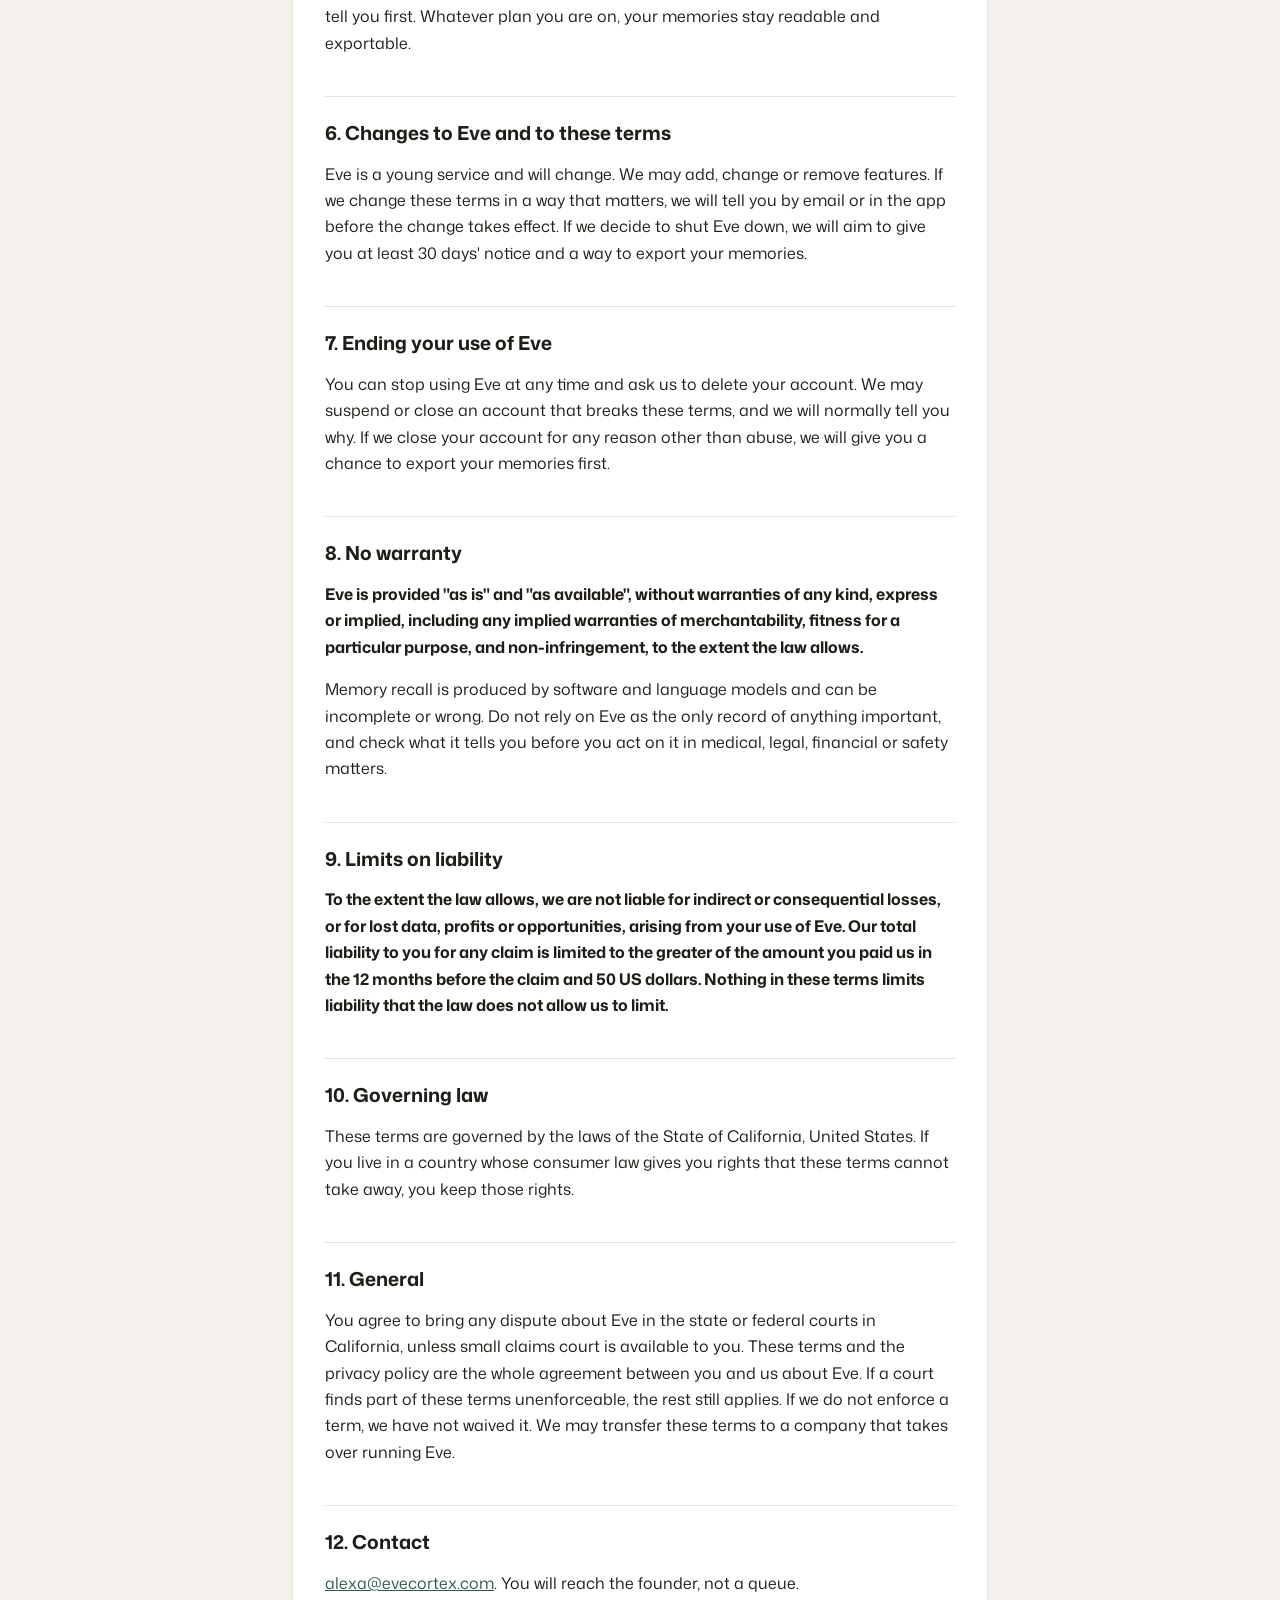
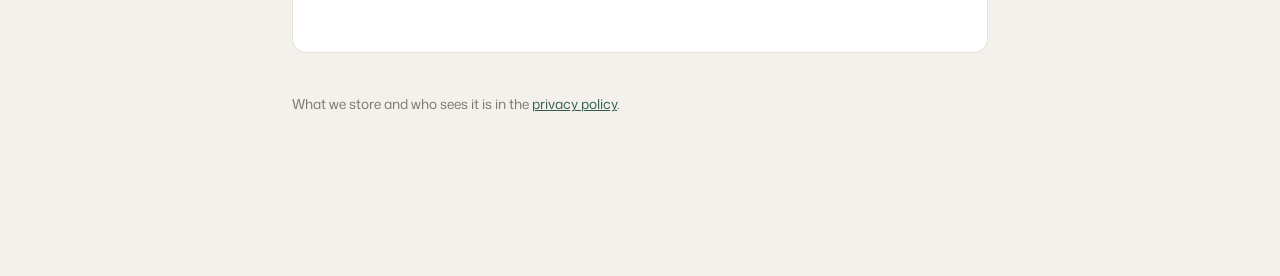
<file: docs/archive/terms.html>
<!DOCTYPE html>
<html lang="en">
<head>
<meta charset="UTF-8">
<meta name="viewport" content="width=device-width, initial-scale=1.0">
<title>Eve — terms of service</title>
<meta name="description" content="The terms for using Eve: your memories are yours, what you agree not to do, plans, and how to leave.">
<link rel="canonical" href="terms.html">
<link rel="icon" href="eve-mark.svg">
<link rel="preconnect" href="https://fonts.googleapis.com">
<link rel="preconnect" href="https://fonts.gstatic.com" crossorigin>
<link href="https://fonts.googleapis.com/css2?family=Mona+Sans:wght@400;500;600;700&amp;display=swap" rel="stylesheet">
<!-- GENERATED FILE — do not edit by hand.
     Source: docs/terms-of-service.md
     Regenerate: python3 scripts/render_legal_pages.py
     tests/test_legal_pages.py fails if this file and its source disagree. -->
<style>
  :root{
    --bg:#f4f1ec; --panel:#fff; --ink:#211e19; --muted:#7b7568;
    --line:#e7e1d6; --accent:#2f5d4a; --warm:#b5673f;
  }
  *{box-sizing:border-box}
  body{margin:0; font-family:'Mona Sans','Inter',system-ui,sans-serif;
        background:var(--bg); color:var(--ink);
        -webkit-font-smoothing:antialiased; line-height:1.65;}
  a{color:var(--accent)}
  .wrap{max-width:46rem; margin:0 auto; padding:3rem 1.25rem 5rem;}
  .home{display:inline-block; margin-bottom:2rem; font-size:.9rem;
         color:var(--muted); text-decoration:none;}
  .home:hover{color:var(--accent)}
  .sheet{background:var(--panel); border:1px solid var(--line);
          border-radius:14px; padding:2.5rem 2rem;}
  h1{font-size:1.9rem; line-height:1.2; margin:0 0 1.25rem;}
  h2{font-size:1.2rem; margin:2.5rem 0 .75rem; padding-top:1.25rem;
      border-top:1px solid var(--line);}
  h3{font-size:1rem; margin:1.75rem 0 .5rem; color:var(--muted);
      text-transform:uppercase; letter-spacing:.04em;}
  p{margin:0 0 1rem}
  code{font-family:ui-monospace,SFMono-Regular,Menlo,monospace; font-size:.9em;
        background:#efeae1; padding:.1em .35em; border-radius:4px;}
  .todo{background:var(--warm); color:#fff; font-weight:600; font-size:.8em;
         letter-spacing:.03em; padding:.1em .45em; border-radius:4px;}
  .note{background:#fdf3ec; border-left:3px solid var(--warm);
         padding:.75rem 1rem; border-radius:0 6px 6px 0;
         font-size:.92rem; color:var(--muted);}
  .foot{margin-top:2.5rem; font-size:.85rem; color:var(--muted);}
  @media (max-width:640px){ .sheet{padding:1.75rem 1.25rem} }
</style>
</head>
<body>
<div class="wrap">
<a class="home" href="./">&larr; Eve</a>
<main class="sheet">
<h1>Eve Terms of Service</h1>
<p><em>Last updated: 1 October 2026. Eve is operated by Alexa Loste. Contact: <a href="mailto:alexa@evecortex.com">alexa@evecortex.com</a>.</em></p>
<h2>1. What these terms cover</h2>
<p>These terms cover Eve, the memory service at evecortex.com, including the Eve web app and the Eve connector you add to Claude, ChatGPT, or another assistant. By using Eve you agree to them. Our privacy policy at evecortex.com/privacy explains what we store and who can see it. Please read it alongside these terms.</p>
<h2>2. Your account</h2>
<p>You need to be at least 13, and old enough to consent to data processing where you live, to use Eve. If you are under 18, you need permission from a parent or guardian, and they agree to these terms for you. Keep access to your sign-in account secure: anyone who can sign in as you can read and change your memories. Tell us at <a href="mailto:alexa@evecortex.com">alexa@evecortex.com</a> if you think someone else has used your account.</p>
<h2>3. Your memories are yours</h2>
<p>You own what you put into Eve, and what your assistant saves to Eve on your behalf. We do not claim any ownership of it. You give us permission to store, process and display it only so far as we need to run Eve for you, as the privacy policy describes. We do not sell your memories and we do not use them to train models.</p>
<p>You can export your memory graph from the account menu, delete any memory, and ask us to delete your account. Section 10 of the privacy policy lists what the export does not yet include, and we will send you those parts on request. Section 6 of the privacy policy explains what deletion does.</p>
<h2>4. What you agree not to do</h2>
<p>Do not use Eve to break the law, to store content you have no right to store, or to harm other people. Do not store passwords, API keys, card numbers, government ID numbers, or health records in Eve: it is a memory store, not a secret store. Do not try to get into another person's memories, interfere with the service, or probe it for security weaknesses without our written permission. If you find a security problem, please tell us at <a href="mailto:alexa@evecortex.com">alexa@evecortex.com</a>.</p>
<p>If you share a memory space with other people, you are responsible for what you add to it, and the other members can read it.</p>
<h2>5. Price</h2>
<p>Eve is free while it is new. Once Eve reaches a set number of weekly users, accounts that already exist stay free, and new accounts get a free trial, after which saving and recall need a paid plan. If we change the price of an existing account, we will tell you first. Whatever plan you are on, your memories stay readable and exportable.</p>
<h2>6. Changes to Eve and to these terms</h2>
<p>Eve is a young service and will change. We may add, change or remove features. If we change these terms in a way that matters, we will tell you by email or in the app before the change takes effect. If we decide to shut Eve down, we will aim to give you at least 30 days' notice and a way to export your memories.</p>
<h2>7. Ending your use of Eve</h2>
<p>You can stop using Eve at any time and ask us to delete your account. We may suspend or close an account that breaks these terms, and we will normally tell you why. If we close your account for any reason other than abuse, we will give you a chance to export your memories first.</p>
<h2>8. No warranty</h2>
<p><strong>Eve is provided "as is" and "as available", without warranties of any kind, express or implied, including any implied warranties of merchantability, fitness for a particular purpose, and non-infringement, to the extent the law allows.</strong></p>
<p>Memory recall is produced by software and language models and can be incomplete or wrong. Do not rely on Eve as the only record of anything important, and check what it tells you before you act on it in medical, legal, financial or safety matters.</p>
<h2>9. Limits on liability</h2>
<p><strong>To the extent the law allows, we are not liable for indirect or consequential losses, or for lost data, profits or opportunities, arising from your use of Eve. Our total liability to you for any claim is limited to the greater of the amount you paid us in the 12 months before the claim and 50 US dollars. Nothing in these terms limits liability that the law does not allow us to limit.</strong></p>
<h2>10. Governing law</h2>
<p>These terms are governed by the laws of the State of California, United States. If you live in a country whose consumer law gives you rights that these terms cannot take away, you keep those rights.</p>
<h2>11. General</h2>
<p>You agree to bring any dispute about Eve in the state or federal courts in California, unless small claims court is available to you. These terms and the privacy policy are the whole agreement between you and us about Eve. If a court finds part of these terms unenforceable, the rest still applies. If we do not enforce a term, we have not waived it. We may transfer these terms to a company that takes over running Eve.</p>
<h2>12. Contact</h2>
<p><a href="mailto:alexa@evecortex.com">alexa@evecortex.com</a>. You will reach the founder, not a queue.</p>
</main>
<p class="foot">What we store and who sees it is in the <a href="privacy.html">privacy policy</a>.</p>
</div>
<div style="height:64px"></div><div style="position:fixed;left:0;right:0;bottom:0;z-index:2147483647;background:#1e2126;color:#f1efeb;font:14px/1.5 -apple-system,BlinkMacSystemFont,Helvetica,Arial,sans-serif;padding:10px 16px;text-align:center">An archived copy of evecortex.com from November 2026. Eve now runs on your Mac: <a href="../" style="color:#f1efeb;font-weight:600">download Eve for Mac</a>.</div></body>
</html>
</file>
<file: docs/archive/tokens.css>
/* ============================================================================
   Eve design tokens — Phase A (Route A: vanilla CSS custom properties)
   ----------------------------------------------------------------------------
   ONE place the look lives. Every surface, colour, space, radius, shadow and
   type choice in the app resolves to a token defined here, so a change to the
   look is a change to this file and nothing else.

   LIGHT ONLY. The app has no app-wide dark mode today. Two .lq-* components
   carry their own prefers-color-scheme:dark rule in index.html; they opt into
   the `.on-dark` block at the FOOT of this file, which redefines the ink for a
   dark ground without touching anything else. When app-wide dark mode is picked
   up it redefines the colour tokens under a scheme selector; nothing that
   consumes them changes.

   Token VALUES are the palette already shipped (the import-flow "product design
   system"): warm paper, near-black ink, a forest-green accent. This file makes
   that palette nameable and consistent — it is not a visual redesign. Phase A
   holds behaviour and look byte-for-byte; it moves where the values come from.
   ============================================================================ */

:root {
  /* ── colour: surfaces (warm paper family, lightest → most inset) ─────────── */
  --surface-page:    #f4f1ec;  /* body background — warm paper */
  --surface-card:    #ffffff;  /* raised cards, the most common surface */
  --surface-raised:  #faf9f7;  /* subtly-raised panels above the page */
  --surface-sunken:  #f0ece4;  /* recessed wells, secondary panels */
  --surface-muted:   #ece6db;  /* muted fills, disabled rows */
  --surface-inset:   #e7e1d6;  /* deepest inset / hairline fills */

  /* ── colour: borders ────────────────────────────────────────────────────── */
  --border:          #e7e1d6;  /* default hairline — the app's primary border */
  --border-strong:   #ddd5c8;  /* emphasised divider */
  --border-subtle:   rgba(43, 40, 37, 0.08); /* faint separators on paper */

  /* ── colour: ink / text (warm greys, darkest → faintest) ────────────────── */
  --ink:             #211e19;  /* primary text */
  --ink-secondary:   #5b554d;  /* secondary text, labels */
  --ink-muted:       #8a827a;  /* metadata, captions */
  --ink-faint:       #9a9893;  /* placeholders, disabled text */
  --ink-on-accent:   #f4f1ec;  /* text on the accent fill */

  /* ── colour: accent (forest green — the brand colour) ───────────────────── */

  /* ── colour: semantic ───────────────────────────────────────────────────── */
  --good-wash:       #f0f5f1;
  --warn:            #b5673f;  /* warning — warm rust */
  --warn-wash:       #f5e4d8;
  --bad:             #b91c1c;  /* error / destructive */
  --bad-wash:        #f7e7e5;
  --info:            #5b72a8;  /* informational — muted blue */

  /* ── colour: shadow base (RGB triplet, composed with alpha below) ───────── */
  --shadow-rgb:      15, 15, 15;

  /* ── type: families ─────────────────────────────────────────────────────── */
  --font-sans:    'Mona Sans', Inter, system-ui, -apple-system, sans-serif;
  --font-display: 'Instrument Sans', 'Mona Sans', system-ui, sans-serif;
  --font-mono:    'Space Mono', 'Sometype Mono', ui-monospace, monospace;
  --font-serif:   'Spectral', Georgia, serif;

  /* ── type: scale ────────────────────────────────────────────────────────── */
  --text-xs:   11px;
  --text-sm:   12.5px;
  --text-base: 14px;
  --text-md:   15px;
  --text-lg:   17px;
  --text-xl:   20px;
  --text-2xl:  24px;

  /* ── type: weight + leading ─────────────────────────────────────────────── */
  --weight-regular:  400;
  --weight-medium:   500;
  --weight-semibold: 600;
  --weight-bold:     700;
  --leading-tight:   1.2;
  --leading-normal:  1.5;

  /* ── space (4px base scale) ─────────────────────────────────────────────── */
  --space-1:  4px;
  --space-2:  8px;
  --space-3:  12px;
  --space-4:  16px;
  --space-5:  20px;
  --space-6:  24px;
  --space-8:  32px;
  --space-10: 40px;
  --space-12: 48px;

  /* ── radii ──────────────────────────────────────────────────────────────── */
  --radius-sm:   6px;
  --radius-md:   8px;
  --radius-lg:   12px;
  --radius-xl:   16px;
  --radius-pill: 999px;

  /* ── shadows (composed from --shadow-rgb) ───────────────────────────────── */
  --shadow-sm: 0 1px 2px rgba(var(--shadow-rgb), 0.04),
               0 1px 3px rgba(var(--shadow-rgb), 0.06);
  --shadow-md: 0 4px 12px rgba(var(--shadow-rgb), 0.08),
               0 10px 24px rgba(var(--shadow-rgb), 0.06);
  --shadow-lg: 0 12px 32px rgba(var(--shadow-rgb), 0.12),
               0 2px 8px  rgba(var(--shadow-rgb), 0.08);

  /* ── z-index scale ──────────────────────────────────────────────────────── */
  --z-base:    1;
  --z-toolbar: 40;
  --z-drawer:  50;
  --z-modal:   100;
  --z-toast:   200;
  --z-tooltip: 300;
}

/* ============================================================================
   Component classes — recurring surfaces, built only on the tokens above.
   Additive and opt-in (a `ds-` prefix so nothing existing is restyled by
   accident). A view adopts them by adding the class; the token swap that makes
   an existing rule read from a token is done in the view's own CSS.
   ============================================================================ */

.ds-card {
  background: var(--surface-card);
  border: 1px solid var(--border);
  border-radius: var(--radius-lg);
  box-shadow: var(--shadow-sm);
  color: var(--ink);
}

.ds-panel {
  background: var(--surface-raised);
  border: 1px solid var(--border);
  border-radius: var(--radius-md);
  color: var(--ink);
}

.ds-btn {
  display: inline-flex;
  align-items: center;
  justify-content: center;
  gap: var(--space-2);
  font-family: var(--font-sans);
  font-size: var(--text-base);
  font-weight: var(--weight-medium);
  line-height: var(--leading-tight);
  padding: var(--space-2) var(--space-4);
  border-radius: var(--radius-md);
  border: 1px solid var(--border);
  background: var(--surface-card);
  color: var(--ink);
  cursor: pointer;
  transition: background .15s ease, border-color .15s ease, color .15s ease;
}
.ds-btn:hover     { background: var(--surface-sunken); }
.ds-btn:disabled  { color: var(--ink-faint); cursor: default; }

.ds-btn--primary {
  background: var(--v2-ink);
  border-color: var(--v2-ink);
  color: var(--ink-on-accent);
}
.ds-btn--primary:hover { background: var(--v2-hover); border-color: var(--v2-hover); }

.ds-btn--ghost {
  background: transparent;
  border-color: transparent;
  color: var(--ink-secondary);
}
.ds-btn--ghost:hover { background: var(--surface-sunken); color: var(--ink); }

.ds-btn--danger {
  background: transparent;
  border-color: var(--border);
  color: var(--bad);
}
.ds-btn--danger:hover { background: var(--bad-wash); border-color: var(--bad); }

.ds-input {
  font-family: var(--font-sans);
  font-size: var(--text-base);
  color: var(--ink);
  background: var(--surface-card);
  border: 1px solid var(--border);
  border-radius: var(--radius-md);
  padding: var(--space-2) var(--space-3);
}
.ds-input::placeholder { color: var(--ink-faint); }
.ds-input:focus {
  outline: none;
  border-color: var(--v2-rule-mid);
  box-shadow: 0 0 0 3px var(--v2-hover);
}

.ds-chip {
  display: inline-flex;
  align-items: center;
  gap: var(--space-1);
  font-size: var(--text-sm);
  font-weight: var(--weight-medium);
  line-height: var(--leading-tight);
  padding: var(--space-1) var(--space-3);
  border-radius: var(--radius-pill);
  background: var(--surface-sunken);
  color: var(--ink-secondary);
  border: 1px solid var(--border);
}
.ds-chip--accent { background: var(--v2-hover); color: var(--v2-ink); border-color: var(--v2-rule); }

.ds-drawer {
  background: var(--surface-card);
  border: 1px solid var(--border);
  border-radius: var(--radius-lg);
  box-shadow: var(--shadow-md);
  color: var(--ink);
  z-index: var(--z-drawer);
}

.ds-toolbar {
  background: var(--surface-raised);
  border-bottom: 1px solid var(--border);
  color: var(--ink);
  z-index: var(--z-toolbar);
}

/* ============================================================================
   v2 redesign tokens — the Memory Lane "round 3 B" system alexa chose on
   2026-09-05. Record: ~/eve-redesign/DESIGN.md.
   ----------------------------------------------------------------------------
   ⚠️ EVERY NAME IS PREFIXED --v2-. The record spells these --ink, --warn and so
   on; two of those names are ALREADY DEFINED above (--ink, 102 consumers;
   --warn, 8) and a second :root block would silently retint 110 live sites.
   The prefix is what keeps this block invisible until a piece opts into it, and
   it matches the `v2` Tailwind colour group in index.html. Nothing below is
   used by any rule yet.
   ============================================================================ */

:root {
  /* ── surfaces and ink ───────────────────────────────────────────────────── */
  --v2-ground:    #f9f8f5;  /* page, bone, never cream */
  --v2-paper:     #ffffff;  /* the one inset: an open memory */
  --v2-ink:       #1e2126;  /* text; not black */
  --v2-soft:      #5f636b;  /* secondary text, section labels */
  --v2-faint:     #9a9ea6;  /* meta, dates, sources, disabled */

  /* ── rules and hover ────────────────────────────────────────────────────── */
  --v2-rule:      #e6e5df;  /* hairlines between rows */
  --v2-rule-mid:  #cfcec6;  /* section rules, the ruler, inset border */
  --v2-hover:     #f0efe9;  /* row hover */

  /* ── the three meaning colours ──────────────────────────────────────────── */
  --v2-link:      #2a5bd7;  /* every hyperlink: memory links, attachments, relations, citations */
  --v2-eve:       #6a4fc4;  /* Eve's voice: her summary line, memories she inferred or wrote, activity */
  --v2-warn:      #c8461c;  /* needs attention: stale, revised, superseded, overdue */

  /* ── kind colours: the ICON only (plus Mindmap nodes, Atlas citations).
        Never on text, never as a fill. ───────────────────────────────────── */
  --v2-k-event:    #3b6fe0;
  --v2-k-person:   #1f9d6f;
  --v2-k-belief:   #c2452d;
  --v2-k-topic:    #b8860b;
  --v2-k-concept:  #6b4a1e;
  --v2-k-place:    #0f8fa3;
  --v2-k-document: #6b7a8f;
  --v2-k-question: #c0399a;

  /* ── type: one family, three weights ────────────────────────────────────── */
  --v2-font: 'Hanken Grotesk', 'Helvetica Neue', Arial, sans-serif;

  /* ── radius: 0 everywhere except these three. No pills anywhere. ────────── */
  --v2-radius-inset:  6px;   /* the open memory */
  --v2-radius-hover:  6px;   /* row hover */
  --v2-radius-button: 4px;   /* small buttons */
}

/* The one icon class the v2 sprite is drawn with. The sprite itself lives at
   the top of <body> in index.html and is unused until a piece references it. */
.v2-i {
  width: 14px;
  height: 14px;
  stroke: currentColor;
  fill: none;
  stroke-width: 1.6;
  stroke-linecap: round;
  stroke-linejoin: round;
  flex: none;
  vertical-align: -2px;
}

/* ============================================================================
   Dark-surface ink — the named exception at the top of this file, given values.
   ----------------------------------------------------------------------------
   The app has no dark mode: the page is warm paper in every scheme. But two
   components paint THEMSELVES dark under prefers-color-scheme: dark — the
   activity drawer and its cards (.lq-drawer / .lq-card in index.html) — and
   then go on inheriting the light ink. Their text landed near-black on
   near-black: .lq-title was --ink #211e19 on a #262629 card, a contrast ratio
   of 1.1 to 1. Invisible, and shipped that way since the drawer got a surface.
   (Work Board 3de3c0b6, found by looking at a screenshot. No test could see it:
   both colours are in the file, correctly spelled, and neither rule is wrong on
   its own. It is the PAIR that fails.)

   THE FIX IS NOT A :root OVERRIDE. Redefining --ink inside a dark media query
   at :root would retint all 102 consumers on a page whose background never
   changed, turning the whole app into pale text on paper. That is the same trap
   the v2 header above describes for a second :root block.

   So the values are scoped to an OPT-IN CLASS. A component that darkens itself
   adds `on-dark`; everything inside it then resolves the SAME token names to
   values that work on a dark ground, and not one consuming rule has to change —
   .lq-title still just says `color: var(--ink)`. A component that does not
   darken itself never carries the class and cannot be touched by this block.

   Adding `on-dark` to something that stays light in dark mode is the one way to
   misuse this. The class is a claim about the element's own background.
   ============================================================================ */

.on-dark {
  /* Light scheme: the values the drawer already used, so carrying the class
     changes nothing until the scheme flips. Named here rather than hard-coded
     in the component, which is what let the pair drift apart in the first
     place. Fills only — the ink ramp above already holds in light. */
  --chip-fill:        rgba(0, 0, 0, .08);   /* resting pill behind a glyph */
  --chip-fill-hover:  rgba(0, 0, 0, .16);   /* the same pill, hovered */
  --chip-raised:      rgba(255, 255, 255, .6); /* a pill that sits ABOVE the card */
  --chip-quiet:       rgba(0, 0, 0, .07);   /* washes and tracks, never text */
  --chip-edge:        rgba(0, 0, 0, .10);   /* hairline on a raised pill */

  /* The failed-card red. Not --bad above: this is the exact #b23a34 the drawer
     has always used, named so it can have a dark counterpart. */
  --danger-ink:       #b23a34;
  --danger-wash:      rgba(178, 58, 52, .12);

  /* A card that sits ON the panel (a notification row), and the hairline
     between sections. --border above is the same #e7e1d6; it is repeated here
     so the dark counterpart has somewhere to live. */
  --card-raised:       #ffffff;
  --card-raised-hover: #f7faf8;
  --border:            #e7e1d6;
  --border-faint:      #efeae1;

  /* The progress bar's fill. The same --v2-ink it has always been, named apart
     because on a dark ground "the text colour" is the wrong answer for it: a
     near-white bar ends up louder than the card title it belongs to. */
  --progress-fill:     #1e2126;
}

@media (prefers-color-scheme: dark) {
  .on-dark {
    /* Text, warm to match the light ramp rather than going blue-grey. Measured
       on the card ground (#262629): 12.6, 7.3, 5.1 and 3.3 to 1. */
    --ink:             #ece9e3;
    --ink-secondary:   #b8b2a8;
    --ink-muted:       #9a948a;
    --ink-faint:       #7c766c;

    /* The v2 text ramp, same job on the same ground. --v2-ink also draws the
       progress fill, which is why it goes light rather than staying ink. */
    --v2-ink:          #f1efeb;
    --v2-soft:         #b0aca4;
    --v2-faint:        #8b857c;

    /* Separators and fills invert: black washes vanish on a dark ground. */
    --border-subtle:   rgba(255, 255, 255, .10);
    --chip-fill:       rgba(255, 255, 255, .14);
    --chip-fill-hover: rgba(255, 255, 255, .24);
    --chip-raised:     rgba(255, 255, 255, .10);
    --chip-quiet:      rgba(255, 255, 255, .10);
    --chip-edge:       rgba(255, 255, 255, .16);

    /* #b23a34 is 2.6:1 on the card — a failed memory is the one card the user
       has to act on, and its message was the dimmest text in the drawer. */
    --danger-ink:      #f08a82;
    --danger-wash:     rgba(240, 138, 130, .16);

    /* A white notification card in a dark drawer was already wrong; with the
       ink flipped it would have been white-on-white. Lifted off the panel by
       alpha so it stays a card without a second hard-coded grey. */
    --card-raised:       rgba(255, 255, 255, .06);
    --card-raised-hover: rgba(255, 255, 255, .10);
    --border:            rgba(255, 255, 255, .12);
    --border-faint:      rgba(255, 255, 255, .07);

    /* Clearly visible, deliberately a step below the title. */
    --progress-fill:     #b8b2a8;
  }
}
</file>
